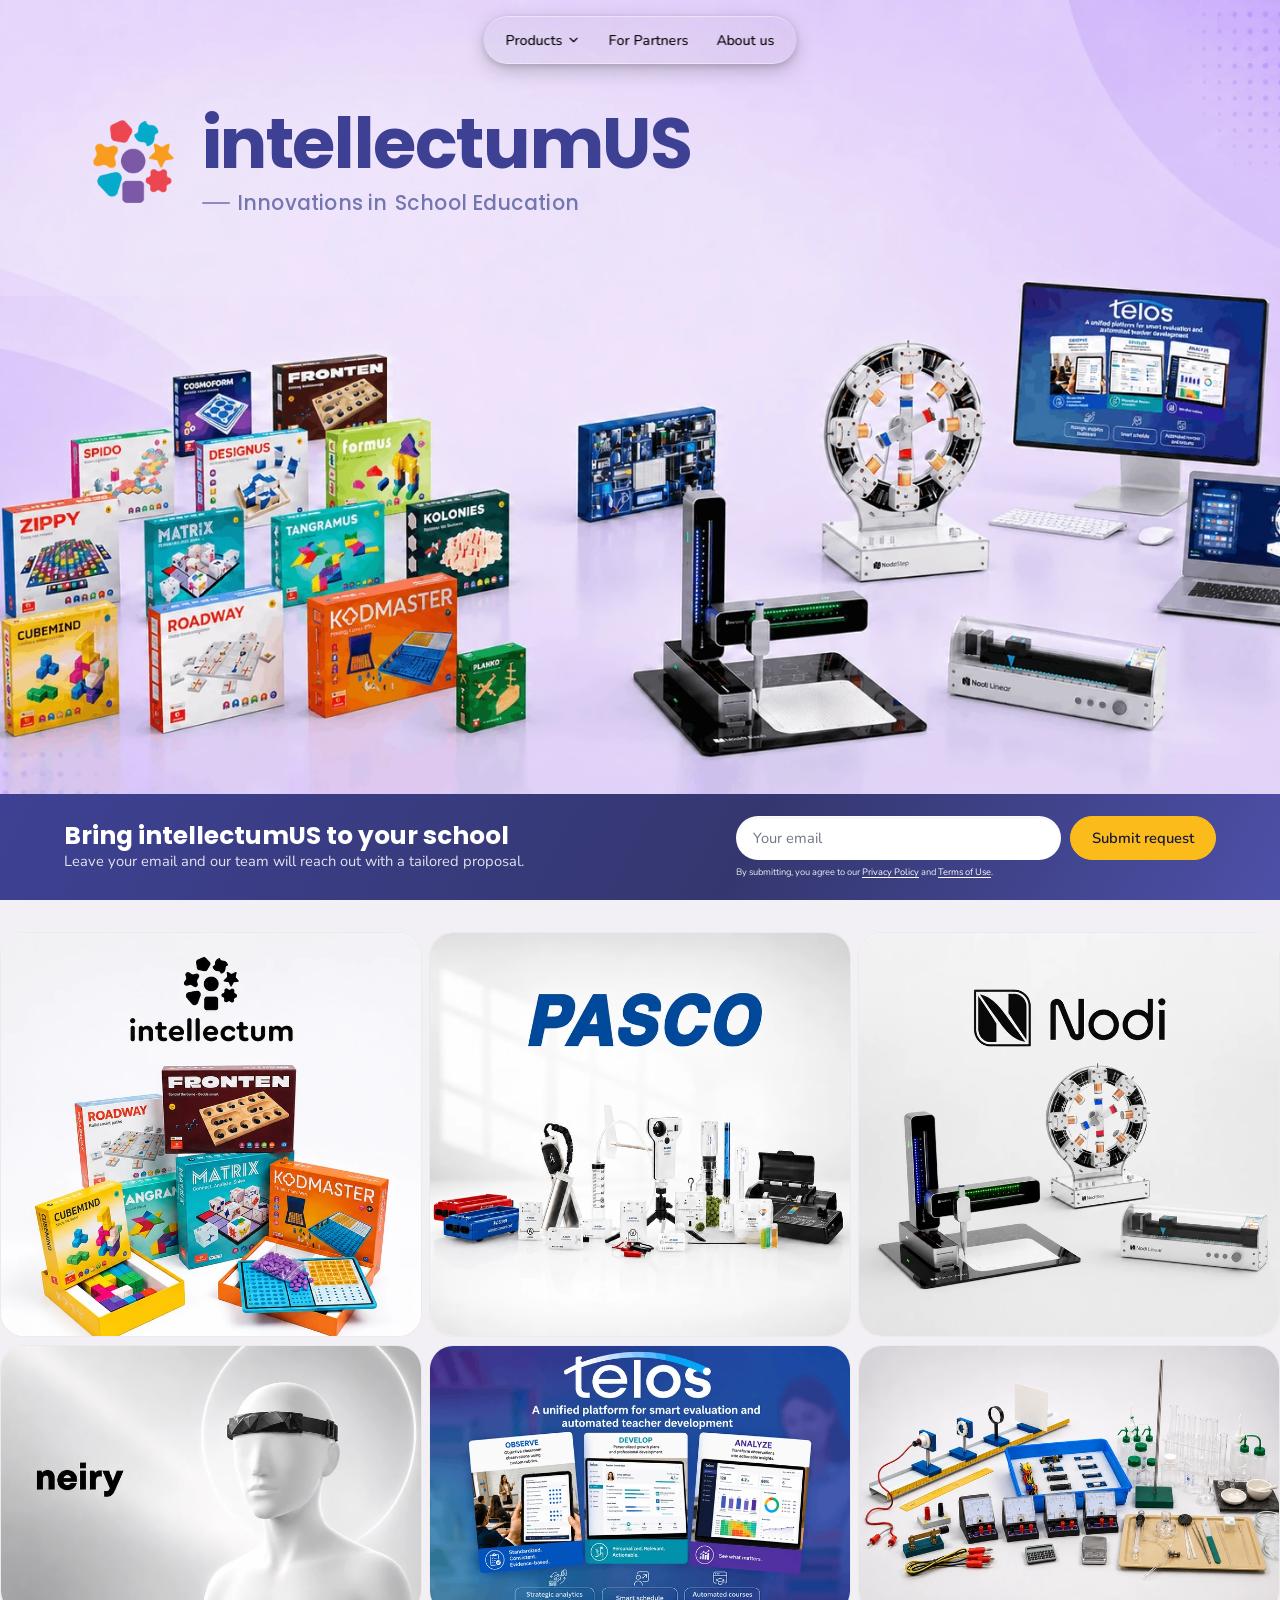
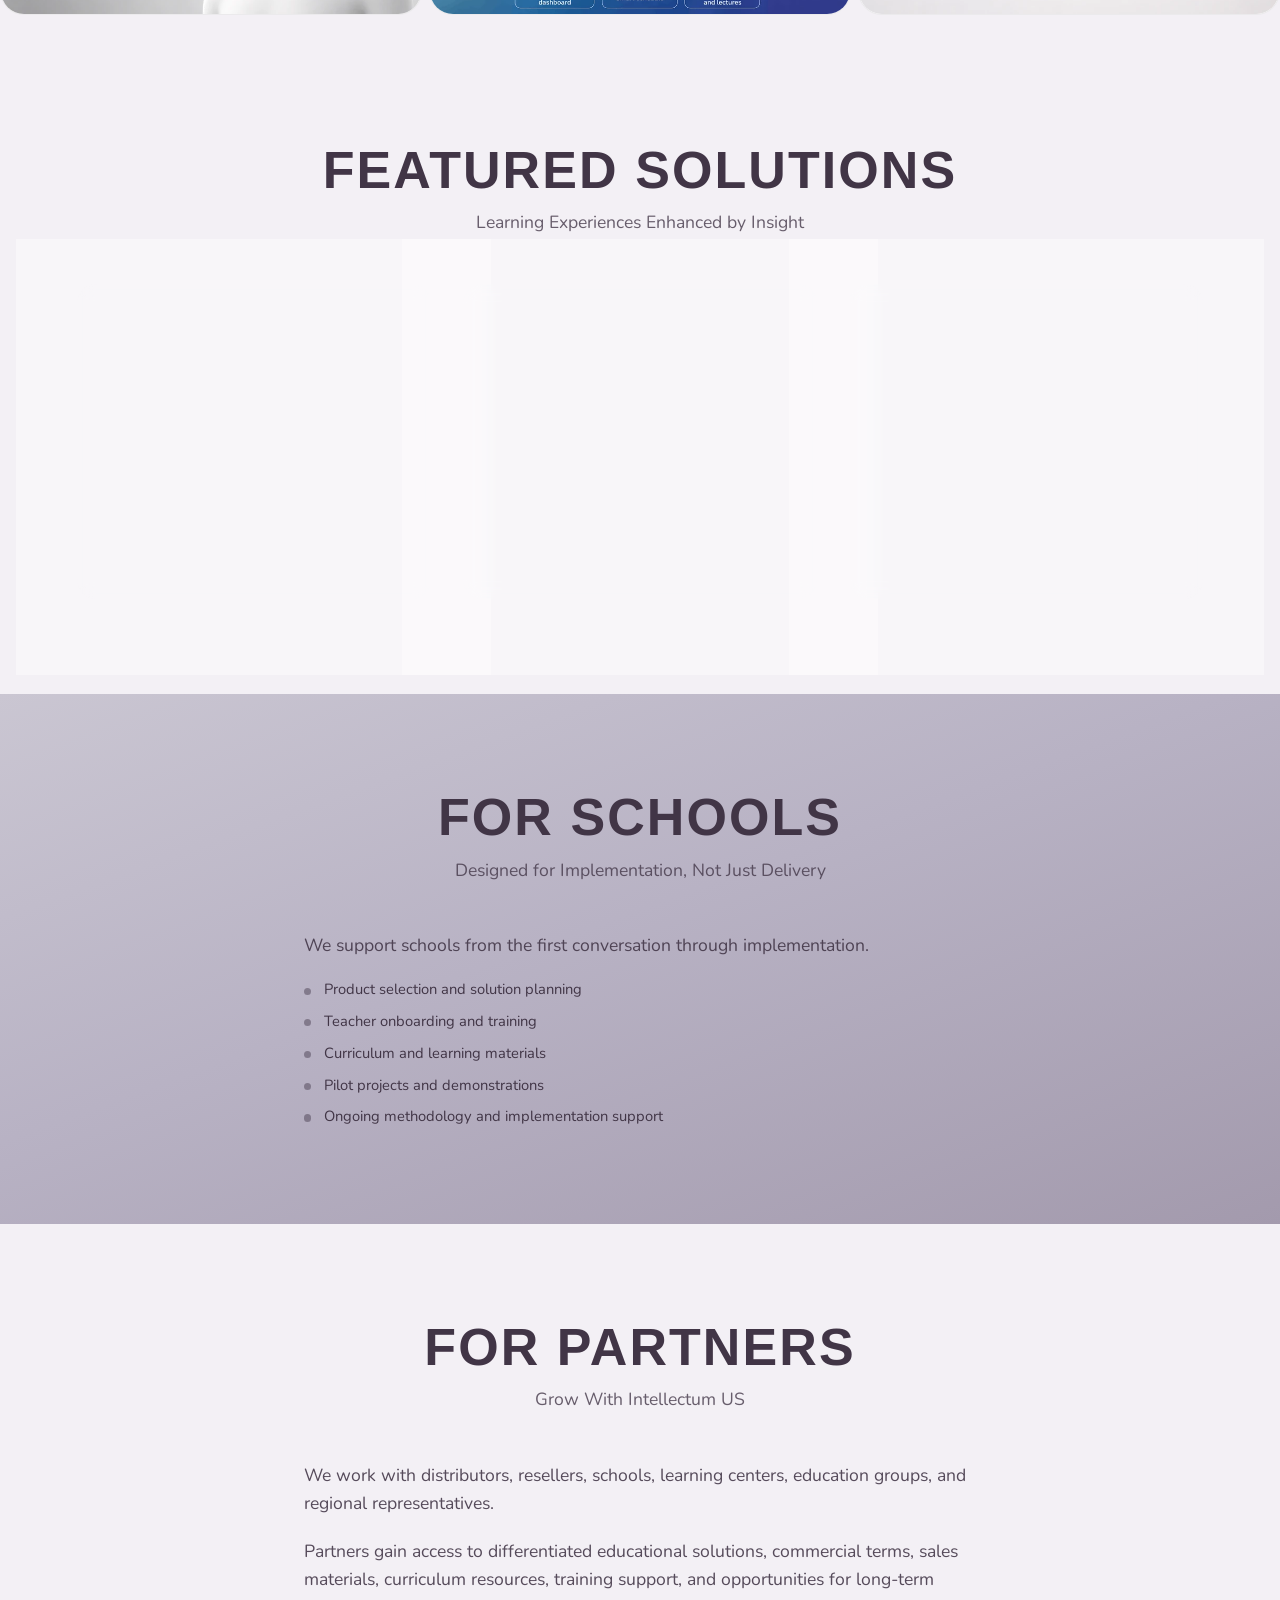
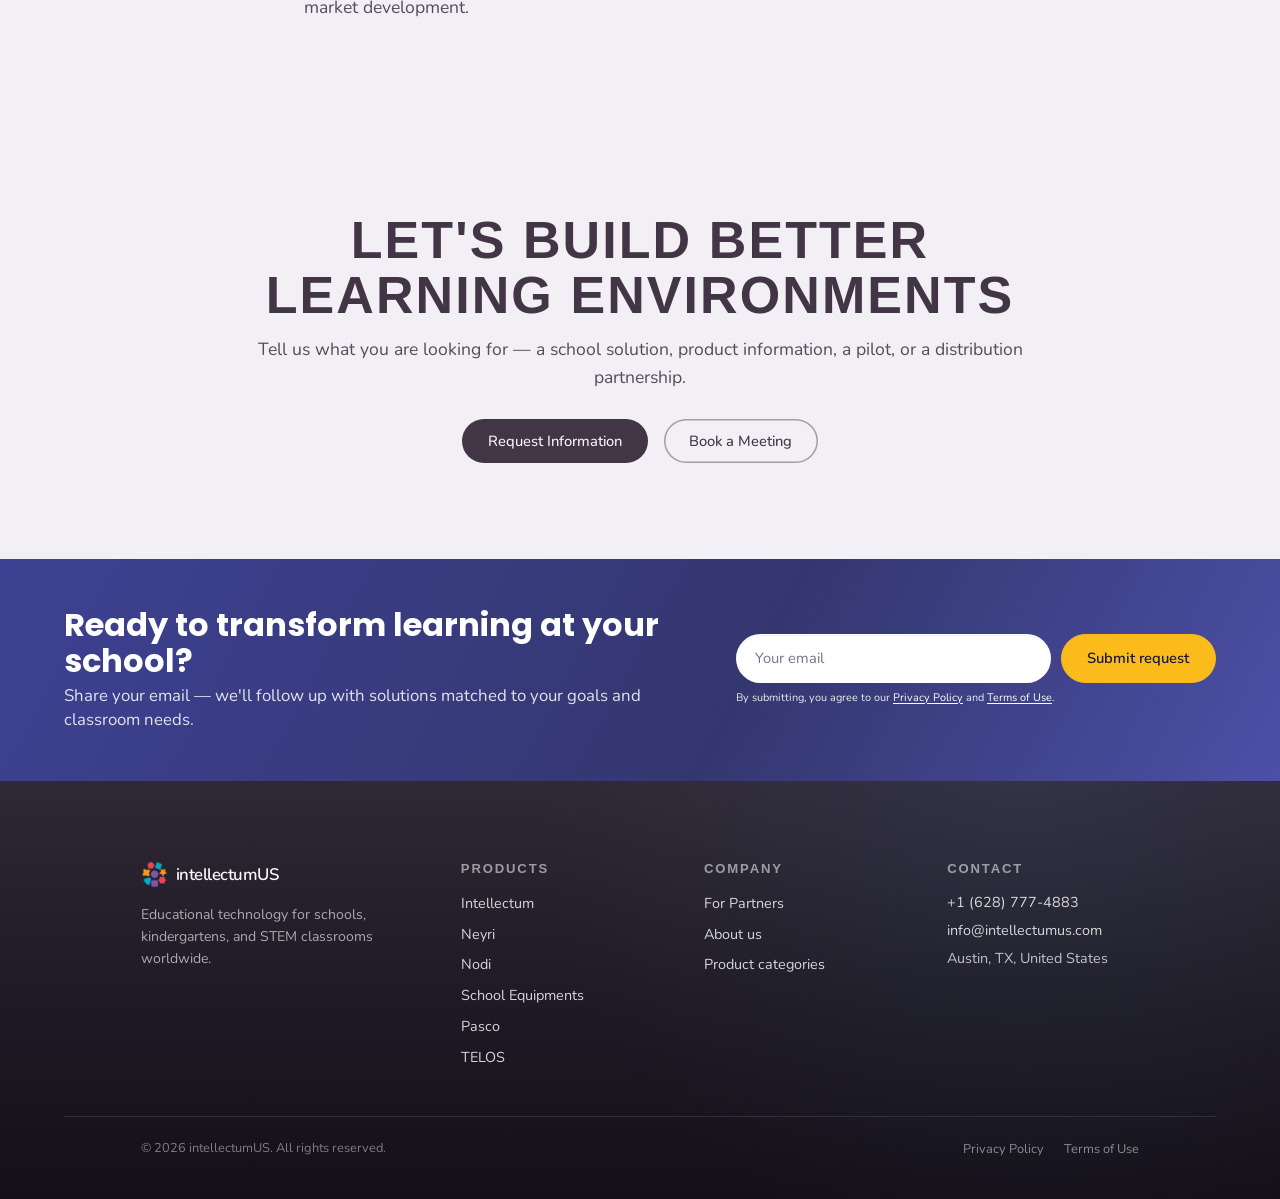
<file: index.html>
﻿<!DOCTYPE html>
<html lang="en">
  <head>
    <meta charset="UTF-8" />
    <meta name="viewport" content="width=device-width, initial-scale=1.0" />
    <meta name="robots" content="index, follow, max-image-preview:large, max-snippet:-1" />
    <meta name="theme-color" content="#3e4193" />
    <meta name="author" content="intellectumUS LLC" />
    <title>intellectumUS — Educational Technology for Schools, Kindergartens &amp; STEM Classrooms</title>
    <meta
      name="description"
      content="intellectumUS delivers educational technology for schools, kindergartens, and STEM classrooms: Intellectum, Neyri, Nodi, Pasco, TELOS, and complete lab equipment."
    />
    <meta
      name="keywords"
      content="intellectumUS, educational technology, EdTech, STEM classrooms, school equipment, Intellectum, Neyri, Nodi, Pasco, TELOS"
    />
    <link rel="canonical" href="https://www.intellectumus.com/" />
    <meta property="og:type" content="website" />
    <meta property="og:title" content="intellectumUS — Educational Technology for Schools, Kindergartens &amp; STEM Classrooms" />
    <meta
      property="og:description"
      content="Educational technology for schools, kindergartens, and STEM classrooms worldwide."
    />
    <meta property="og:url" content="https://www.intellectumus.com/" />
    <meta property="og:site_name" content="intellectumUS" />
    <meta property="og:locale" content="en_US" />
    <meta property="og:image" content="https://www.intellectumus.com/assets/og/og-image.png" />
    <meta property="og:image:type" content="image/png" />
    <meta property="og:image:width" content="1200" />
    <meta property="og:image:height" content="630" />
    <meta property="og:image:alt" content="intellectumUS — Innovations in School Education" />
    <meta name="twitter:card" content="summary_large_image" />
    <meta name="twitter:title" content="intellectumUS — Educational Technology for Schools, Kindergartens &amp; STEM Classrooms" />
    <meta
      name="twitter:description"
      content="Educational technology for schools, kindergartens, and STEM classrooms worldwide."
    />
    <meta name="twitter:image" content="https://www.intellectumus.com/assets/og/og-image.png" />
    <link rel="icon" type="image/svg+xml" href="assets/icon/favicon.svg" />
    <link rel="icon" href="assets/icon/intellectum-128.png" type="image/png" />
    <link rel="apple-touch-icon" href="assets/icon/intellectum-256.png" />
    <link rel="manifest" href="site.webmanifest" />
    <script>
      (function () {
        try {
          if (!localStorage.getItem("intellectum-us-index-boot-v1")) {
            document.documentElement.classList.add("is-boot-loading");
          }
        } catch (_) {
          /* localStorage may be blocked — skip the boot screen */
        }
      })();
    </script>
    <link
      rel="preload"
      as="image"
      type="image/webp"
      fetchpriority="high"
      media="(min-width: 721px)"
      imagesrcset="assets/hero/hero-full-800.webp 800w, assets/hero/hero-full-1200.webp 1200w, assets/hero/hero-full-1734.webp 1734w"
      imagesizes="100vw"
    />
    <link
      rel="preload"
      as="image"
      type="image/webp"
      fetchpriority="high"
      media="(max-width: 720px)"
      imagesrcset="assets/hero/hero-mobile-400.webp 400w, assets/hero/hero-mobile-800.webp 800w"
      imagesizes="100vw"
    />
    <link rel="preconnect" href="https://fonts.googleapis.com" />
    <link rel="preconnect" href="https://fonts.gstatic.com" crossorigin />
    <link
      href="https://fonts.googleapis.com/css2?family=Poppins:ital,wght@0,400;0,500;0,600;0,700;1,500&family=Nunito:wght@400;500;600;700&family=Source+Serif+4:ital,wght@1,400;1,500&display=swap"
      rel="stylesheet"
    />
    <link rel="stylesheet" href="styles.css" />
    <script type="application/ld+json">
      {
        "@context": "https://schema.org",
        "@graph": [
          {
            "@type": "Organization",
            "@id": "https://www.intellectumus.com/#organization",
            "name": "intellectumUS",
            "legalName": "intellectumUS LLC",
            "url": "https://www.intellectumus.com/",
            "logo": "https://www.intellectumus.com/assets/icon/intellectum-256.png",
            "image": "https://www.intellectumus.com/assets/og/og-image.png",
            "description": "Educational technology for schools, kindergartens, and STEM classrooms: Intellectum, Neyri, Nodi, Pasco, TELOS, and lab equipment.",
            "email": "info@intellectumus.com",
            "telephone": "+1-628-777-4883",
            "address": {
              "@type": "PostalAddress",
              "addressLocality": "Austin",
              "addressRegion": "TX",
              "addressCountry": "US"
            },
            "contactPoint": {
              "@type": "ContactPoint",
              "telephone": "+1-628-777-4883",
              "email": "info@intellectumus.com",
              "contactType": "sales",
              "areaServed": "US",
              "availableLanguage": "English"
            }
          },
          {
            "@type": "WebSite",
            "@id": "https://www.intellectumus.com/#website",
            "url": "https://www.intellectumus.com/",
            "name": "intellectumUS",
            "publisher": { "@id": "https://www.intellectumus.com/#organization" },
            "inLanguage": "en-US"
          }
        ]
      }
    </script>
  </head>
  <body class="bloom-page">
    <div class="boot-screen" id="boot-screen" hidden aria-live="polite" aria-label="Loading">
      <picture>
        <source srcset="assets/icon/intellectum-256.webp" type="image/webp" />
        <img class="boot-screen__logo" src="assets/icon/intellectum-256.png" alt="" width="256" height="256" decoding="async" />
      </picture>
      <div class="boot-screen__spinner" aria-hidden="true"></div>
    </div>
    <div class="site-chrome" data-nav-merge="always">
      <div class="site-chrome__cluster">
        <a class="site-brand liquid-glass brand" href="/" aria-label="intellectumUS — Home">
          <span class="brand-mark" aria-hidden="true">
            <picture>
              <source srcset="assets/icon/intellectum-128.webp" type="image/webp" />
              <img src="assets/icon/intellectum-128.png" alt="" width="128" height="128" decoding="async" />
            </picture>
          </span>
          <span class="brand-text">intellectumUS</span>
        </a>
        <nav class="site-nav liquid-glass" aria-label="Site">
        <ul class="site-nav__list">
          <li class="site-nav__item site-nav__item--has-menu">
            <button
              class="site-nav__link site-nav__toggle"
              type="button"
              aria-expanded="false"
              aria-haspopup="true"
              data-scroll-to="bento-showcase"
            >
              <svg class="site-nav__icon" viewBox="0 0 24 24" fill="none" stroke="currentColor" stroke-width="2" stroke-linecap="round" stroke-linejoin="round" aria-hidden="true">
                <rect x="3" y="3" width="7" height="7" rx="1.5" />
                <rect x="14" y="3" width="7" height="7" rx="1.5" />
                <rect x="3" y="14" width="7" height="7" rx="1.5" />
                <rect x="14" y="14" width="7" height="7" rx="1.5" />
              </svg>
              <span data-i18n="nav.products">Products</span>
              <svg class="site-nav__caret" viewBox="0 0 24 24" fill="none" stroke="currentColor" stroke-width="2" stroke-linecap="round" stroke-linejoin="round" aria-hidden="true">
                <polyline points="6 9 12 15 18 9" />
              </svg>
            </button>
            <ul class="site-nav__dropdown liquid-glass">
              <li><a href="/intellectum" data-i18n="nav.intellectum">Intellectum</a></li>
              <li><a href="/neyri" data-i18n="nav.neyri">Neyri</a></li>
              <li><a href="/nodi" data-i18n="nav.nodi">Nodi</a></li>
              <li><a href="/labo" data-i18n="nav.equipment">School Equipments</a></li>
              <li><a href="/pasco" data-i18n="nav.pasco">Pasco</a></li>
              <li><a href="/telos">TELOS</a></li>
            </ul>
          </li>
          <li>
            <a class="site-nav__link" href="/partners" data-i18n-aria-label="nav.partners" aria-label="For Partners">
              <svg class="site-nav__icon" viewBox="0 0 24 24" fill="none" stroke="currentColor" stroke-width="2" stroke-linecap="round" stroke-linejoin="round" aria-hidden="true">
                <path d="M16 21v-2a4 4 0 0 0-8 0v2" />
                <circle cx="12" cy="7" r="4" />
                <path d="M3 21v-2a4 4 0 0 1 3-3.87" />
                <path d="M21 21v-2a4 4 0 0 0-3-3.87" />
              </svg>
              <span data-i18n="nav.partners">For Partners</span>
            </a>
          </li>
          <li>
            <a class="site-nav__link" href="/about" data-i18n-aria-label="nav.about" aria-label="About us">
              <svg class="site-nav__icon" viewBox="0 0 24 24" fill="none" stroke="currentColor" stroke-width="2" stroke-linecap="round" stroke-linejoin="round" aria-hidden="true">
                <circle cx="12" cy="12" r="9" />
                <path d="M12 16v-4" />
                <path d="M12 8h.01" />
              </svg>
              <span data-i18n="nav.about">About us</span>
            </a>
          </li>
        </ul>
        </nav>
      </div>
    </div>

    <div class="hero-stage">
      <video
        class="bg-video is-active"
        muted
        playsinline
        preload="none"
        poster="assets/hero/hero-full.webp"
        disablepictureinpicture
        disableremoteplayback
        controlslist="nodownload nofullscreen noremoteplayback"
        aria-hidden="true"
      ></video>
      <video
        class="bg-video"
        muted
        playsinline
        preload="none"
        poster="assets/hero/hero-full.webp"
        disablepictureinpicture
        disableremoteplayback
        controlslist="nodownload nofullscreen noremoteplayback"
        aria-hidden="true"
      ></video>
      <canvas class="bg-canvas" aria-hidden="true"></canvas>
      <picture class="hero-art" aria-hidden="true">
        <source
          type="image/webp"
          media="(max-width: 720px)"
          srcset="
            assets/hero/hero-mobile-400.webp 400w,
            assets/hero/hero-mobile-800.webp 800w
          "
          sizes="100vw"
        />
        <source
          type="image/webp"
          media="(min-width: 721px)"
          srcset="
            assets/hero/hero-full-800.webp 800w,
            assets/hero/hero-full-1200.webp 1200w,
            assets/hero/hero-full-1734.webp 1734w
          "
          sizes="100vw"
        />
        <source media="(max-width: 720px)" srcset="assets/hero/hero-mobile.png" />
        <img
          class="hero-art__img"
          src="assets/hero/hero-full.png"
          alt=""
          width="1734"
          height="907"
          fetchpriority="high"
        />
      </picture>
      <div class="hero-stage__overlay" aria-hidden="true"></div>

      <div class="site-actions liquid-glass">
        <a class="site-actions__btn" href="#" aria-label="Account">
          <svg viewBox="0 0 24 24" fill="none" stroke="currentColor" stroke-width="2" stroke-linecap="round" stroke-linejoin="round" aria-hidden="true">
            <path d="M20 21v-2a4 4 0 0 0-4-4H8a4 4 0 0 0-4 4v2" />
            <circle cx="12" cy="7" r="4" />
          </svg>
        </a>
        <div class="nav-menu-wrap">
          <button
            class="site-actions__btn menu-pill"
            type="button"
            aria-expanded="false"
            aria-controls="nav-menu"
            aria-label="Menu"
          >
            <svg viewBox="0 0 24 24" fill="none" stroke="currentColor" stroke-width="2" stroke-linecap="round" stroke-linejoin="round" aria-hidden="true">
              <line x1="4" x2="20" y1="6" y2="6" />
              <line x1="4" x2="20" y1="12" y2="12" />
              <line x1="4" x2="20" y1="18" y2="18" />
            </svg>
          </button>
          <div class="nav-menu liquid-glass" id="nav-menu" hidden>
            <div class="nav-menu__bar">
              <button
                type="button"
                class="nav-menu__close"
                data-i18n-aria-label="menu.close"
                aria-label="Close menu"
              >
                <svg viewBox="0 0 24 24" fill="none" stroke="currentColor" stroke-width="2" stroke-linecap="round" stroke-linejoin="round" aria-hidden="true">
                  <line x1="18" x2="6" y1="6" y2="18" />
                  <line x1="6" x2="18" y1="6" y2="18" />
                </svg>
              </button>
            </div>
            <button class="cta liquid-glass-strong nav-menu__cta" type="button">
              <span data-i18n="menu.explore">Explore Now</span>
              <span class="dl-circle" aria-hidden="true">
                <svg viewBox="0 0 24 24" fill="none" stroke="currentColor" stroke-width="2" stroke-linecap="round" stroke-linejoin="round" aria-hidden="true">
                  <path d="M21 15v4a2 2 0 0 1-2 2H5a2 2 0 0 1-2-2v-4" />
                  <polyline points="7 10 12 15 17 10" />
                  <line x1="12" x2="12" y1="15" y2="3" />
                </svg>
              </span>
            </button>
            <div class="nav-menu__tuner" role="group" aria-label="Настройки панели в меню">
              <div class="glass-tuner__control">
                <label class="glass-tuner__label" for="settings-preset">Набор параметров</label>
                <select class="glass-tuner__select" id="settings-preset" aria-label="Набор параметров"></select>
              </div>
              <div class="glass-tuner__control">
                <label class="glass-tuner__label" for="left-glass-blur">Размытие - стекла</label>
                <div class="glass-tuner__row">
                  <input
                    class="glass-tuner__range"
                    type="range"
                    id="left-glass-blur"
                    min="0"
                    max="50"
                    step="1"
                    value="50"
                  />
                  <output class="glass-tuner__value" id="left-glass-blur-value" for="left-glass-blur">50 px</output>
                </div>
              </div>
              <div class="glass-tuner__control">
                <label class="glass-tuner__label" for="left-glass-shadow">Тень панели</label>
                <div class="glass-tuner__row">
                  <input
                    class="glass-tuner__range"
                    type="range"
                    id="left-glass-shadow"
                    min="0"
                    max="60"
                    step="1"
                    value="15"
                  />
                  <output class="glass-tuner__value" id="left-glass-shadow-value" for="left-glass-shadow">15</output>
                </div>
              </div>
            </div>
            <div class="glass-tuner liquid-glass" role="group" aria-label="Настройка левой панели">
              <div class="glass-tuner__control">
                <label class="glass-tuner__label" for="video-overlay-strength">Затемнение видео</label>
                <div class="glass-tuner__row">
                  <input
                    class="glass-tuner__range"
                    type="range"
                    id="video-overlay-strength"
                    min="0"
                    max="100"
                    step="1"
                    value="0"
                  />
                  <output class="glass-tuner__value" id="video-overlay-strength-value" for="video-overlay-strength">0%</output>
                </div>
              </div>
              <div class="glass-tuner__control">
                <label class="glass-tuner__label" for="panel-dim-strength">Затемнение блока</label>
                <div class="glass-tuner__row">
                  <input
                    class="glass-tuner__range"
                    type="range"
                    id="panel-dim-strength"
                    min="0"
                    max="100"
                    step="1"
                    value="10"
                  />
                  <output class="glass-tuner__value" id="panel-dim-strength-value" for="panel-dim-strength">10%</output>
                </div>
              </div>
              <div class="glass-tuner__control">
                <label class="glass-tuner__label" for="lead-field-opacity">Прозрачность полей</label>
                <div class="glass-tuner__row">
                  <input
                    class="glass-tuner__range"
                    type="range"
                    id="lead-field-opacity"
                    min="0"
                    max="100"
                    step="1"
                    value="64"
                  />
                  <output class="glass-tuner__value" id="lead-field-opacity-value" for="lead-field-opacity">64%</output>
                </div>
              </div>
              <div class="glass-tuner__control">
                <label class="glass-tuner__label" for="panel-tint-color">Цвет блока</label>
                <div class="glass-tuner__row">
                  <input
                    class="glass-tuner__color-input"
                    type="color"
                    id="panel-tint-color"
                    value="#1a264c"
                  />
                  <input
                    class="glass-tuner__hex"
                    type="text"
                    id="panel-tint-color-hex"
                    value="#1a264c"
                    maxlength="7"
                    spellcheck="false"
                    aria-label="HEX-код цвета блока"
                  />
                </div>
              </div>
              <div class="glass-tuner__control">
                <label class="glass-tuner__label" for="panel-text-color">Цвет текста блока</label>
                <div class="glass-tuner__row">
                  <input
                    class="glass-tuner__color-input"
                    type="color"
                    id="panel-text-color"
                    value="#000000"
                  />
                  <input
                    class="glass-tuner__hex"
                    type="text"
                    id="panel-text-color-hex"
                    value="#000000"
                    maxlength="7"
                    spellcheck="false"
                    aria-label="HEX-код цвета текста блока"
                  />
                </div>
              </div>
              <div class="glass-tuner__control">
                <label class="glass-tuner__label" for="hero-text-color">Цвет Hero-заголовка</label>
                <div class="glass-tuner__row">
                  <input
                    class="glass-tuner__color-input"
                    type="color"
                    id="hero-text-color"
                    value="#000000"
                  />
                  <input
                    class="glass-tuner__hex"
                    type="text"
                    id="hero-text-color-hex"
                    value="#000000"
                    maxlength="7"
                    spellcheck="false"
                    aria-label="HEX-код цвета Hero-заголовка"
                  />
                </div>
              </div>
              <button class="glass-tuner__save" type="button" id="save-left-glass-default">Сохранить в набор</button>
            </div>
          </div>
        </div>
      </div>

      <div class="hero-intro">
        <div class="split">
          <div class="hero-copy">
            <div class="hero-brand">
              <picture>
                <source srcset="assets/icon/intellectum-256.webp" type="image/webp" />
                <img class="hero-brand__mark" src="assets/icon/intellectum-256.png" alt="" width="256" height="256" decoding="async" fetchpriority="high" />
              </picture>
              <div class="hero-brand__text">
                <h1 class="hero-brand__name" id="site-hero-headline">intellectumUS</h1>
                <p class="hero-brand__tagline">
                  <span class="hero-brand__rule" aria-hidden="true"></span>
                  <span data-i18n="hero.nodi.1">Innovations in</span>
                  <span data-i18n="hero.nodi.2">School Education</span>
                </p>
              </div>
            </div>
          </div>
        </div>

        <section class="email-cta" aria-labelledby="email-cta-title-hero">
          <div class="email-cta__inner">
            <div class="email-cta__copy">
              <h2 class="email-cta__title" id="email-cta-title-hero" data-i18n="cta.email.title">
                Bring intellectumUS to your school
              </h2>
              <p class="email-cta__lead" data-i18n="cta.email.lead">
                Leave your email and our team will reach out with a tailored proposal.
              </p>
            </div>
            <form
              id="lead-form-hero"
              class="email-cta__form"
              method="post"
              data-lead-form
              data-lead-product="intellectumus"
            >
              <input
                type="text"
                name="company"
                class="lead-form__hp"
                tabindex="-1"
                autocomplete="off"
                aria-hidden="true"
              />
              <div class="email-cta__row">
                <label class="email-cta__field lead-form__field">
                  <span class="visually-hidden" data-i18n="form.email">Your email</span>
                  <span class="lead-form__control">
                    <input
                      type="email"
                      name="email"
                      placeholder="Your email"
                      autocomplete="email"
                      aria-label="Email"
                      data-i18n-placeholder="form.email"
                      data-i18n-aria-label="form.email"
                    />
                  </span>
                </label>
                <button class="lead-form__submit" type="submit" data-i18n="form.submit">
                  Submit request
                </button>
              </div>
              <p class="lead-form__consent email-cta__consent">
                By submitting, you agree to our <a href="/privacy">Privacy Policy</a> and
                <a href="/terms">Terms of Use</a>.
              </p>
            </form>
          </div>
        </section>
      </div>

    <section
      id="bento-showcase"
      class="bento-showcase bento-showcase--app-grid"
      aria-label="Featured highlights"
    >
      <div class="bento-showcase__header">
        <div class="bento-showcase__intro">
          <p class="bento-showcase__eyebrow" data-i18n="categories.eyebrow">Products</p>
          <h2 class="bento-showcase__title" data-i18n="categories.title">Product categories</h2>
        </div>
        <div class="bento-showcase__mode-toggle" role="group" data-i18n-aria-label="gallery.products" aria-label="Products">
          <button
            type="button"
            class="bento-showcase__mode-btn is-active"
            data-bento-mode="app-grid"
            aria-pressed="true"
            data-i18n="categories.view.grid"
          >
            Grid
          </button>
          <button
            type="button"
            class="bento-showcase__mode-btn"
            data-bento-mode="product-list"
            aria-pressed="false"
            data-i18n="categories.view.list"
          >
            List
          </button>
        </div>
      </div>
      <div class="bento-showcase__grid">
        <a class="bento-showcase__cell bento-showcase__cell--a" href="/intellectum" data-i18n-aria-label="categories.cta" aria-label="Learn More">
          <div class="bento-showcase__media">
            <picture>
              <source
                type="image/webp"
                srcset="
                  assets/intellectum/bento/intellectum_25-24-400.webp 400w,
                  assets/intellectum/bento/intellectum_25-24-800.webp 800w,
                  assets/intellectum/bento/intellectum_25-24-1200.webp 1200w
                "
                sizes="(max-width: 560px) 100vw, (max-width: 900px) 50vw, 33vw"
              />
              <img
                class="bento-showcase__img"
                loading="lazy"
                decoding="async"
                src="assets/intellectum/bento/intellectum_25-24.png"
                alt="Intellectum"
                width="1250"
                height="1200"
                data-i18n-alt="categories.intellectum.title"
              />
            </picture>
          </div>
          <div class="bento-showcase__body">
            <span class="bento-showcase__name" data-i18n="categories.intellectum.title">Intellectum</span>
            <span class="bento-showcase__desc" data-i18n="categories.intellectum.desc">A developmental methodology for kindergartens.</span>
            <span class="bento-showcase__cta" data-i18n="categories.cta">Learn More ></span>
          </div>
        </a>
        <a class="bento-showcase__cell bento-showcase__cell--b" href="/neyri" data-i18n-aria-label="categories.cta" aria-label="Learn More">
          <div class="bento-showcase__media">
            <picture>
              <source
                type="image/webp"
                media="(min-width: 901px)"
                srcset="
                  assets/neiry/bento/neyri_25-16-400.webp 400w,
                  assets/neiry/bento/neyri_25-16-800.webp 800w,
                  assets/neiry/bento/neyri_25-16-1200.webp 1200w
                "
                sizes="33vw"
              />
              <source
                type="image/webp"
                media="(max-width: 900px)"
                srcset="
                  assets/neiry/bento/neiry-11-400.webp 400w,
                  assets/neiry/bento/neiry-11-800.webp 800w,
                  assets/neiry/bento/neiry-11-1200.webp 1200w
                "
                sizes="(max-width: 560px) 100vw, 50vw"
              />
              <source media="(min-width: 901px)" srcset="assets/neiry/bento/neyri_25-16.png" />
              <img
                class="bento-showcase__img"
                loading="lazy"
                decoding="async"
                src="assets/neiry/bento/neiry%2011.png"
                alt="Neyri"
                width="1254"
                height="1254"
                data-i18n-alt="categories.neyri.title"
              />
            </picture>
          </div>
          <div class="bento-showcase__body">
            <span class="bento-showcase__name" data-i18n="categories.neyri.title">Neyri</span>
            <span class="bento-showcase__desc" data-i18n="categories.neyri.desc">Smart learning companion for guided classroom activities.</span>
            <span class="bento-showcase__cta" data-i18n="categories.cta">Learn More ></span>
          </div>
        </a>
        <a class="bento-showcase__cell bento-showcase__cell--c" href="/nodi" data-i18n-aria-label="categories.cta" aria-label="Learn More">
          <div class="bento-showcase__media">
            <picture>
              <source
                type="image/webp"
                srcset="
                  assets/nodi/bento/nodi_25-24-400.webp 400w,
                  assets/nodi/bento/nodi_25-24-800.webp 800w,
                  assets/nodi/bento/nodi_25-24-1200.webp 1200w
                "
                sizes="(max-width: 560px) 100vw, (max-width: 900px) 50vw, 33vw"
              />
              <img
                class="bento-showcase__img"
                loading="lazy"
                decoding="async"
                src="assets/nodi/bento/nodi_25-24.png"
                alt="Nodi Ecosystem"
                width="1280"
                height="1229"
                data-i18n-alt="categories.nodi.title"
              />
            </picture>
          </div>
          <div class="bento-showcase__body">
            <span class="bento-showcase__name" data-i18n="categories.nodi.title">Nodi Ecosystem</span>
            <span class="bento-showcase__desc" data-i18n="categories.nodi.desc">Educational robotics and STEM learning.</span>
            <span class="bento-showcase__cta" data-i18n="categories.cta">Learn More ></span>
          </div>
        </a>
        <a class="bento-showcase__cell bento-showcase__cell--d" href="/labo" data-i18n-aria-label="categories.cta" aria-label="Learn More">
          <div class="bento-showcase__media">
            <picture>
              <source
                type="image/webp"
                srcset="
                  assets/labo/bento/labo_25-16-400.webp 400w,
                  assets/labo/bento/labo_25-16-800.webp 800w,
                  assets/labo/bento/labo_25-16-1200.webp 1200w
                "
                sizes="(max-width: 560px) 100vw, (max-width: 900px) 50vw, 33vw"
              />
              <img
                class="bento-showcase__img"
                loading="lazy"
                decoding="async"
                src="assets/labo/bento/labo_25-16.png"
                alt="School Equipments"
                width="1568"
                height="1003"
                data-i18n-alt="categories.equipment.title"
              />
            </picture>
          </div>
          <div class="bento-showcase__body">
            <span class="bento-showcase__name" data-i18n="categories.equipment.title">School Equipments</span>
            <span class="bento-showcase__desc" data-i18n="categories.equipment.desc">Lab tools and classroom hardware for STEM programs.</span>
            <span class="bento-showcase__cta" data-i18n="categories.cta">Learn More ></span>
          </div>
        </a>
        <a class="bento-showcase__cell bento-showcase__cell--e" href="/pasco" data-i18n-aria-label="categories.cta" aria-label="Learn More">
          <div class="bento-showcase__media">
            <picture>
              <source
                type="image/webp"
                media="(min-width: 901px)"
                srcset="
                  assets/pasco/bento/pasco_25-24-400.webp 400w,
                  assets/pasco/bento/pasco_25-24-800.webp 800w,
                  assets/pasco/bento/pasco_25-24-1200.webp 1200w
                "
                sizes="33vw"
              />
              <source
                type="image/webp"
                media="(max-width: 900px)"
                srcset="
                  assets/pasco/bento/pasco11-400.webp 400w,
                  assets/pasco/bento/pasco11-800.webp 800w,
                  assets/pasco/bento/pasco11-1200.webp 1200w
                "
                sizes="(max-width: 560px) 100vw, 50vw"
              />
              <source media="(min-width: 901px)" srcset="assets/pasco/bento/pasco%2025-24.png" />
              <img
                class="bento-showcase__img"
                loading="lazy"
                decoding="async"
                src="assets/pasco/bento/pasco11.png"
                alt="Pasco"
                width="1254"
                height="1254"
                data-i18n-alt="categories.pasco.title"
              />
            </picture>
          </div>
          <div class="bento-showcase__body">
            <span class="bento-showcase__name" data-i18n="categories.pasco.title">Pasco</span>
            <span class="bento-showcase__desc" data-i18n="categories.pasco.desc">Digital measuring instruments.</span>
            <span class="bento-showcase__cta" data-i18n="categories.cta">Learn More ></span>
          </div>
        </a>
        <a class="bento-showcase__cell bento-showcase__cell--f" href="/telos" aria-label="TELOS — Learn More">
          <div class="bento-showcase__media">
            <picture>
              <source
                type="image/webp"
                media="(min-width: 901px)"
                srcset="
                  assets/telos/bento/telos_1250-800-400.webp 400w,
                  assets/telos/bento/telos_1250-800-800.webp 800w,
                  assets/telos/bento/telos_1250-800-1200.webp 1200w
                "
                sizes="33vw"
              />
              <source
                type="image/webp"
                media="(max-width: 900px)"
                srcset="
                  assets/telos/bento/telos-bento-400.webp 400w,
                  assets/telos/bento/telos-bento-800.webp 800w
                "
                sizes="(max-width: 560px) 100vw, 50vw"
              />
              <source media="(min-width: 901px)" srcset="assets/telos/bento/telos%201250-800.png" />
              <img
                class="bento-showcase__img"
                loading="lazy"
                decoding="async"
                src="assets/telos/bento/telos-bento.png"
                alt="TELOS"
                width="1023"
                height="1024"
              />
            </picture>
          </div>
          <div class="bento-showcase__body">
            <span class="bento-showcase__name">TELOS</span>
            <span class="bento-showcase__desc">Turn observation into growth.</span>
            <span class="bento-showcase__cta" data-i18n="categories.cta">Learn More ></span>
          </div>
        </a>
      </div>
    </section>

    <section id="teacher-toolkit" class="land-feature land-feature--mist" aria-labelledby="featured-solutions-title">
      <div class="land-feature__inner">
        <header class="land-feature__head">
          <h2 class="land-feature__title" id="featured-solutions-title">Featured Solutions</h2>
          <p class="land-feature__subtitle">Learning Experiences Enhanced by Insight</p>
        </header>
        <div class="land-feature__grid">
          <article class="land-feature__card liquid-glass">
            <p class="land-feature__card-kicker">Intellectum + Neiry</p>
            <h3 class="land-feature__card-title">Develop Skills Through Play. Understand Learning Through Data.</h3>
            <p class="land-feature__card-text">
              Intellectum develops essential cognitive and social skills through structured game-based
              learning. Neiry can complement selected activities with insights into focus, engagement,
              fatigue, stress, and response patterns.
            </p>
          </article>
          <article class="land-feature__card liquid-glass">
            <p class="land-feature__card-kicker">Nodi + Neiry</p>
            <h3 class="land-feature__card-title">Make STEM Visible. Understand Learning Through Data.</h3>
            <p class="land-feature__card-text">
              Nodi makes physics, coding, robotics, motion, and engineering visible through hands-on
              learning. Neiry can complement selected STEM activities with insights into engagement,
              focus, and response to task complexity.
            </p>
          </article>
          <article class="land-feature__card liquid-glass">
            <p class="land-feature__card-kicker">TELOS</p>
            <h3 class="land-feature__card-title">Turn Observation Into Growth.</h3>
            <p class="land-feature__card-text">
              TELOS helps school leaders turn classroom observations into clearer feedback, targeted
              professional development, and measurable instructional improvement.
            </p>
          </article>
        </div>
      </div>
    </section>

    <section id="learning-labs" class="land-feature land-feature--lavender" aria-labelledby="for-schools-title">
      <div class="land-feature__inner">
        <header class="land-feature__head">
          <h2 class="land-feature__title" id="for-schools-title">For Schools</h2>
          <p class="land-feature__subtitle">Designed for Implementation, Not Just Delivery</p>
        </header>
        <div class="land-feature__body">
          <p class="land-feature__lead">We support schools from the first conversation through implementation.</p>
          <ul class="land-section__list land-feature__list">
            <li>Product selection and solution planning</li>
            <li>Teacher onboarding and training</li>
            <li>Curriculum and learning materials</li>
            <li>Pilot projects and demonstrations</li>
            <li>Ongoing methodology and implementation support</li>
          </ul>
        </div>
      </div>
    </section>

    <section class="land-feature land-feature--mist" aria-labelledby="for-partners-title">
      <div class="land-feature__inner">
        <header class="land-feature__head">
          <h2 class="land-feature__title" id="for-partners-title">For Partners</h2>
          <p class="land-feature__subtitle">Grow With Intellectum US</p>
        </header>
        <div class="land-feature__body">
          <p class="land-feature__lead">
            We work with distributors, resellers, schools, learning centers, education groups, and
            regional representatives.
          </p>
          <p class="land-feature__lead">
            Partners gain access to differentiated educational solutions, commercial terms, sales
            materials, curriculum resources, training support, and opportunities for long-term market
            development.
          </p>
        </div>
      </div>
    </section>

    <section class="land-feature land-feature--cta" aria-labelledby="build-cta-title">
      <div class="land-feature__inner land-feature__inner--center">
        <h2 class="land-feature__title" id="build-cta-title">Let's Build Better Learning Environments</h2>
        <p class="land-feature__lead">
          Tell us what you are looking for — a school solution, product information, a pilot, or a
          distribution partnership.
        </p>
        <div class="land-feature__actions">
          <a class="land-section__cta" href="mailto:info@intellectumus.com">Request Information</a>
          <a class="land-section__cta land-section__cta--ghost" href="mailto:info@intellectumus.com">Book a Meeting</a>
        </div>
      </div>
    </section>

    <section class="email-cta" aria-labelledby="email-cta-title-footer">
      <div class="email-cta__inner">
        <div class="email-cta__copy">
          <h2 class="email-cta__title" id="email-cta-title-footer" data-i18n="cta.email.footer.title">
            Ready to transform learning at your school?
          </h2>
          <p class="email-cta__lead" data-i18n="cta.email.footer.lead">
            Share your email — we'll follow up with solutions matched to your goals and classroom needs.
          </p>
        </div>
        <form
          id="lead-form-footer"
          class="email-cta__form"
          method="post"
          data-lead-form
          data-lead-product="intellectumus"
        >
          <input
            type="text"
            name="company"
            class="lead-form__hp"
            tabindex="-1"
            autocomplete="off"
            aria-hidden="true"
          />
          <div class="email-cta__row">
            <label class="email-cta__field lead-form__field">
              <span class="visually-hidden" data-i18n="form.email">Your email</span>
              <span class="lead-form__control">
                <input
                  type="email"
                  name="email"
                  placeholder="Your email"
                  autocomplete="email"
                  aria-label="Email"
                  data-i18n-placeholder="form.email"
                  data-i18n-aria-label="form.email"
                />
              </span>
            </label>
            <button class="lead-form__submit" type="submit" data-i18n="form.submit">
              Submit request
            </button>
          </div>
          <p class="lead-form__consent email-cta__consent">
            By submitting, you agree to our <a href="/privacy">Privacy Policy</a> and
            <a href="/terms">Terms of Use</a>.
          </p>
        </form>
      </div>
    </section>

    <footer class="site-footer" aria-labelledby="site-footer-title">
      <div class="site-footer__inner">
        <div class="site-footer__brand">
          <a class="site-footer__logo brand" href="/" aria-label="intellectumUS — Home">
            <span class="brand-mark" aria-hidden="true">
              <picture>
                <source srcset="assets/icon/intellectum-128.webp" type="image/webp" />
                <img src="assets/icon/intellectum-128.png" alt="" width="128" height="128" decoding="async" loading="lazy" />
              </picture>
            </span>
            <span class="brand-text">intellectumUS</span>
          </a>
          <p class="site-footer__tagline" data-i18n="footer.tagline">
            Educational technology for schools, kindergartens, and STEM classrooms worldwide.
          </p>
        </div>
        <nav class="site-footer__nav" aria-label="Footer products">
          <h2 class="site-footer__heading" id="site-footer-title" data-i18n="footer.products">Products</h2>
          <ul class="site-footer__list">
            <li><a href="/intellectum" data-i18n="nav.intellectum">Intellectum</a></li>
            <li><a href="/neyri" data-i18n="nav.neyri">Neyri</a></li>
            <li><a href="/nodi" data-i18n="nav.nodi">Nodi</a></li>
            <li><a href="/labo" data-i18n="nav.equipment">School Equipments</a></li>
            <li><a href="/pasco" data-i18n="nav.pasco">Pasco</a></li>
            <li><a href="/telos">TELOS</a></li>
          </ul>
        </nav>
        <nav class="site-footer__nav" aria-label="Footer company">
          <h2 class="site-footer__heading" data-i18n="footer.company">Company</h2>
          <ul class="site-footer__list">
            <li><a href="/partners" data-i18n="nav.partners">For Partners</a></li>
            <li><a href="/about" data-i18n="nav.about">About us</a></li>
            <li><a href="#bento-showcase" data-i18n="footer.categories">Product categories</a></li>
          </ul>
        </nav>
        <div class="site-footer__contact">
          <h2 class="site-footer__heading" data-i18n="footer.contact">Contact</h2>
          <p class="site-footer__contact-line">
            <a href="tel:+16287774883">+1 (628) 777-4883</a>
          </p>
          <p class="site-footer__contact-line">
            <a href="mailto:info@intellectumus.com">info@intellectumus.com</a>
          </p>
          <p class="site-footer__contact-line" data-i18n="footer.location">
            Austin, TX, United States
          </p>
        </div>
      </div>
      <div class="site-footer__bar">
        <p class="site-footer__copyright" data-i18n="footer.copyright">
          © 2026 intellectumUS. All rights reserved.
        </p>
        <ul class="site-footer__legal">
          <li><a href="/privacy" data-i18n="footer.privacy">Privacy Policy</a></li>
          <li><a href="/terms" data-i18n="footer.terms">Terms of Use</a></li>
        </ul>
      </div>
    </footer>

    <div class="lead-form__select-menu" id="lead-location-menu" hidden>
      <input
        type="search"
        class="lead-form__select-search"
        placeholder="Search country..."
        autocomplete="off"
        aria-label="Search country"
        data-i18n-placeholder="search.country"
        data-i18n-aria-label="search.country"
        tabindex="-1"
      />
      <ul
        class="lead-form__select-list"
        id="lead-location-listbox"
        role="listbox"
        aria-labelledby="lead-location-trigger"
      ></ul>
      <p class="lead-form__select-empty" hidden data-i18n="search.empty">No countries found</p>
    </div>

    <script defer src="js/boot-loader.js"></script>
    <script defer src="js/config.js"></script>
    <script defer src="js/track.js"></script>
    <script defer src="js/countries.js"></script>
    <script defer src="js/i18n.js"></script>
    <script defer src="js/app.js"></script>
  </body>
</html>
</file>
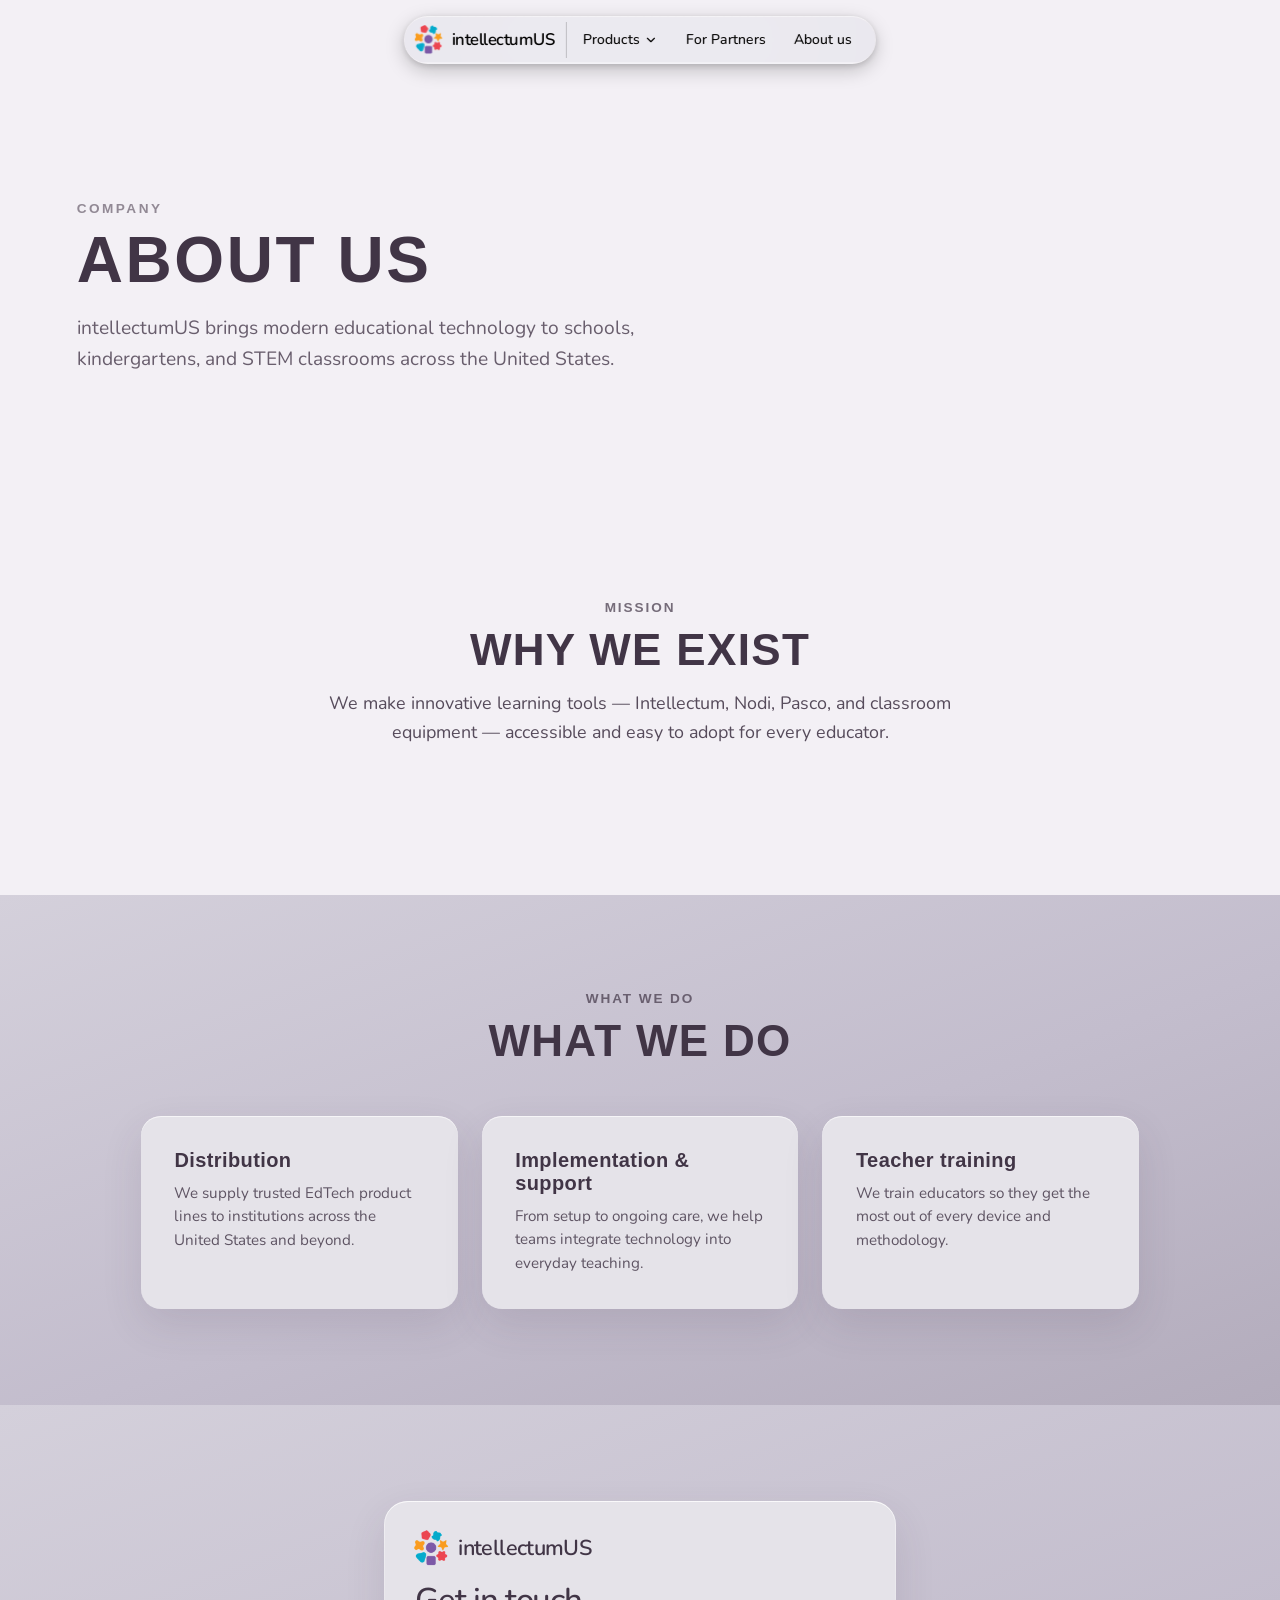
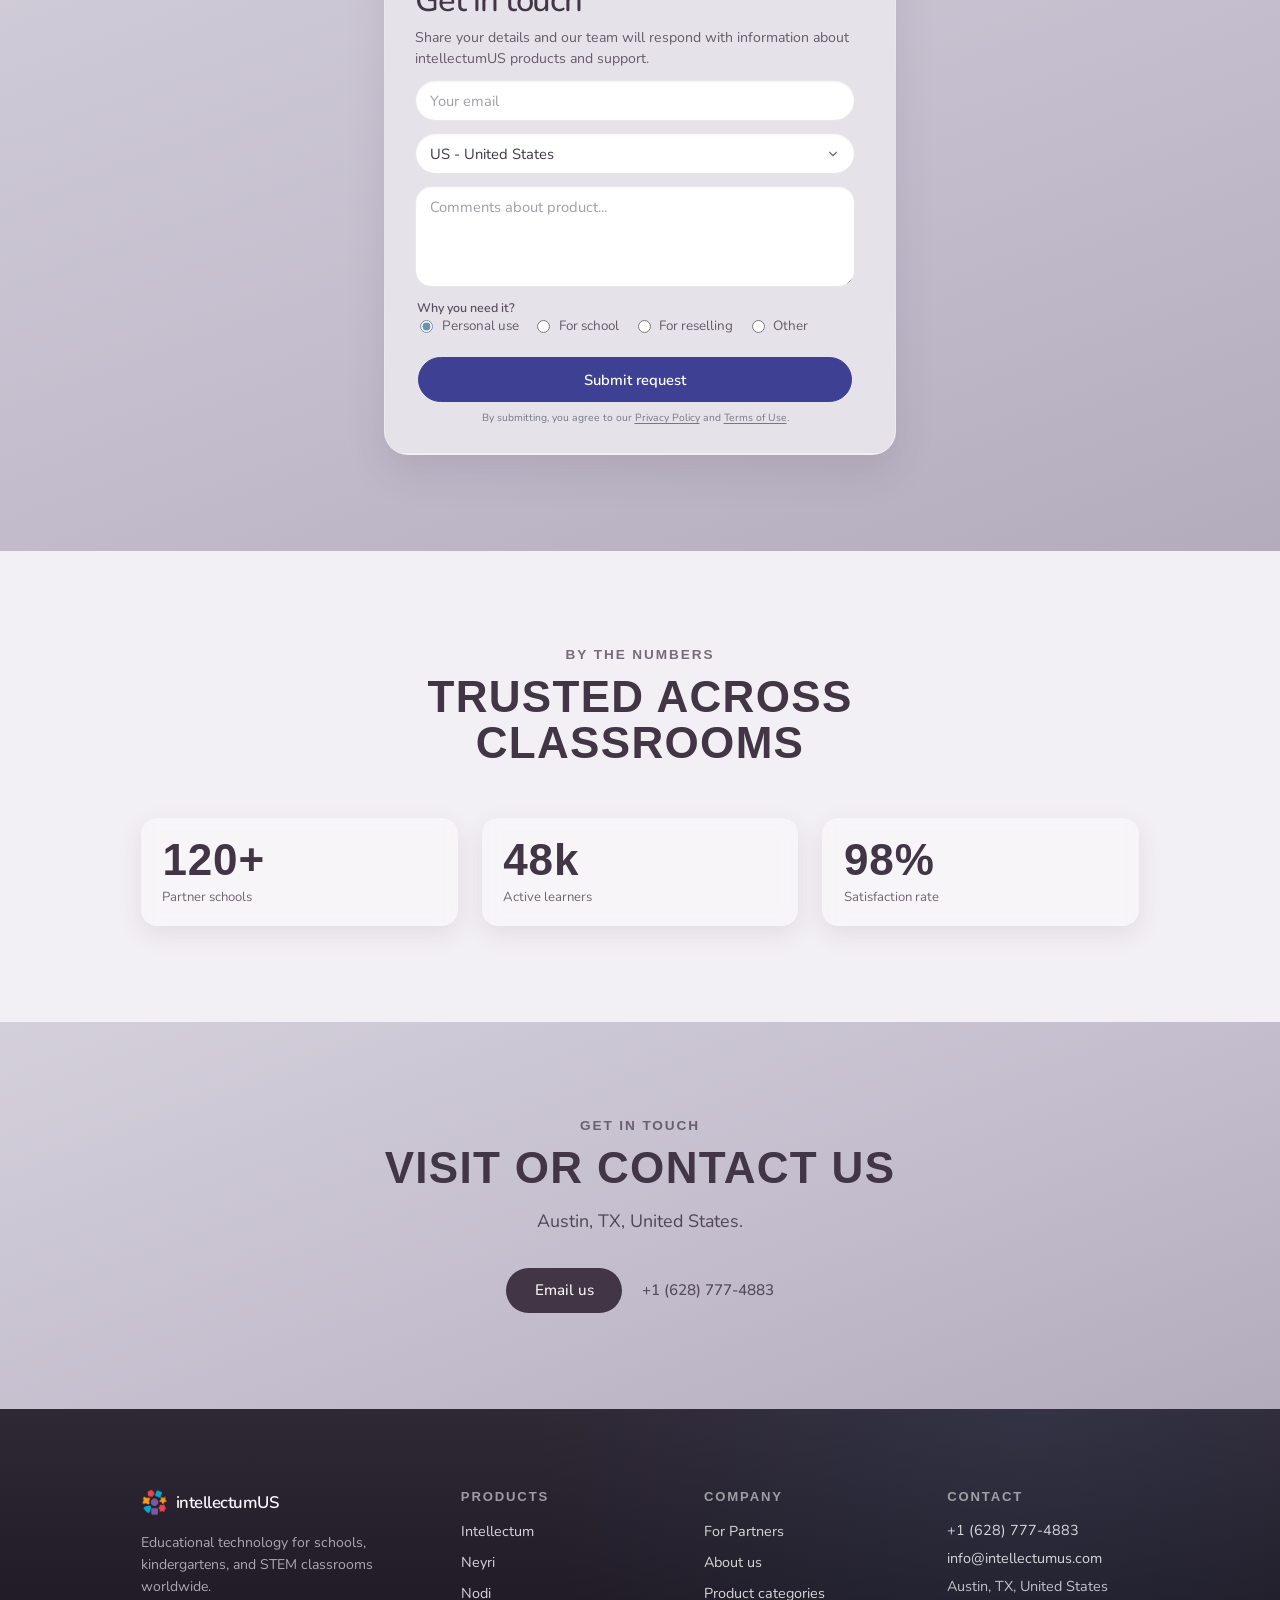
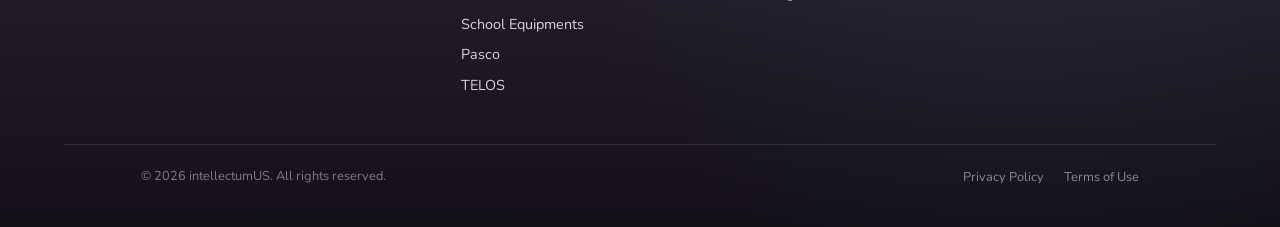
<file: about.html>
﻿<!DOCTYPE html>
<html lang="en" data-page-title="page.title.about">
  <head>
    <meta charset="UTF-8" />
    <meta name="viewport" content="width=device-width, initial-scale=1.0" />
    <meta name="robots" content="index, follow, max-image-preview:large, max-snippet:-1" />
    <meta name="theme-color" content="#3e4193" />
    <meta name="author" content="intellectumUS LLC" />
    <title>About intellectumUS — EdTech for Schools, Kindergartens &amp; STEM Classrooms</title>
    <meta
      name="description"
      content="About intellectumUS — our mission to bring innovative educational technology to schools, kindergartens, and STEM classrooms."
    />
    <link rel="canonical" href="https://www.intellectumus.com/about" />
    <meta name="keywords" content="about intellectumUS, intellectumUS LLC, educational technology company, EdTech distributor, Austin Texas, STEM" />
    <meta property="og:type" content="website" />
    <meta property="og:title" content="About intellectumUS — EdTech for Schools, Kindergartens &amp; STEM Classrooms" />
    <meta property="og:url" content="https://www.intellectumus.com/about" />
    <meta
      property="og:description"
      content="About intellectumUS — our mission to bring innovative educational technology to schools, kindergartens, and STEM classrooms."
    />
    <meta property="og:site_name" content="intellectumUS" />
    <meta property="og:locale" content="en_US" />
    <meta property="og:image" content="https://www.intellectumus.com/assets/og/og-image.png" />
    <meta property="og:image:type" content="image/png" />
    <meta property="og:image:width" content="1200" />
    <meta property="og:image:height" content="630" />
    <meta property="og:image:alt" content="intellectumUS — Innovations in School Education" />
    <meta name="twitter:card" content="summary_large_image" />
    <meta name="twitter:title" content="About intellectumUS — EdTech for Schools &amp; STEM Classrooms" />
    <meta
      name="twitter:description"
      content="About intellectumUS — our mission to bring innovative educational technology to schools, kindergartens, and STEM classrooms."
    />
    <meta name="twitter:image" content="https://www.intellectumus.com/assets/og/og-image.png" />
    <link rel="icon" type="image/svg+xml" href="assets/icon/favicon.svg" />
    <link rel="icon" href="assets/icon/intellectum-128.png" type="image/png" />
    <link rel="apple-touch-icon" href="assets/icon/intellectum-256.png" />
    <link rel="manifest" href="site.webmanifest" />
    <link rel="preconnect" href="https://fonts.googleapis.com" />
    <link rel="preconnect" href="https://fonts.gstatic.com" crossorigin />
    <link
      href="https://fonts.googleapis.com/css2?family=Poppins:ital,wght@0,400;0,500;0,600;0,700;1,500&family=Nunito:wght@400;500;600;700&family=Source+Serif+4:ital,wght@1,400;1,500&display=swap"
      rel="stylesheet"
    />
    <link rel="stylesheet" href="styles.css" />
    <script type="application/ld+json">
      {
        "@context": "https://schema.org",
        "@graph": [
          {
            "@type": "AboutPage",
            "url": "https://www.intellectumus.com/about",
            "name": "About intellectumUS",
            "description": "intellectumUS brings modern educational technology to schools, kindergartens, and STEM classrooms across the United States.",
            "about": {
              "@type": "Organization",
              "name": "intellectumUS",
              "legalName": "intellectumUS LLC",
              "url": "https://www.intellectumus.com/",
              "logo": "https://www.intellectumus.com/assets/icon/intellectum-256.png",
              "email": "info@intellectumus.com",
              "telephone": "+1-628-777-4883",
              "address": {
                "@type": "PostalAddress",
                "addressLocality": "Austin",
                "addressRegion": "TX",
                "addressCountry": "US"
              }
            }
          },
          {
            "@type": "BreadcrumbList",
            "itemListElement": [
              { "@type": "ListItem", "position": 1, "name": "Home", "item": "https://www.intellectumus.com/" },
              { "@type": "ListItem", "position": 2, "name": "About us", "item": "https://www.intellectumus.com/about" }
            ]
          }
        ]
      }
    </script>
  </head>
  <body class="bloom-page is-nav-merged">
    <div class="site-chrome" data-nav-merge="always">
      <a class="site-brand liquid-glass brand" href="/" aria-label="intellectumUS — Home">
        <span class="brand-mark" aria-hidden="true">
          <picture>
            <source srcset="assets/icon/intellectum-128.webp" type="image/webp" />
            <img src="assets/icon/intellectum-128.png" alt="" width="128" height="128" decoding="async" />
          </picture>
        </span>
        <span class="brand-text">intellectumUS</span>
      </a>
      <nav class="site-nav liquid-glass" aria-label="Site">
        <ul class="site-nav__list">
          <li class="site-nav__item site-nav__item--has-menu">
            <button
              class="site-nav__link site-nav__toggle"
              type="button"
              aria-expanded="false"
              aria-haspopup="true"
              data-scroll-href="/#bento-showcase"
            >
              <svg class="site-nav__icon" viewBox="0 0 24 24" fill="none" stroke="currentColor" stroke-width="2" stroke-linecap="round" stroke-linejoin="round" aria-hidden="true">
                <rect x="3" y="3" width="7" height="7" rx="1.5" />
                <rect x="14" y="3" width="7" height="7" rx="1.5" />
                <rect x="3" y="14" width="7" height="7" rx="1.5" />
                <rect x="14" y="14" width="7" height="7" rx="1.5" />
              </svg>
              <span data-i18n="nav.products">Products</span>
              <svg class="site-nav__caret" viewBox="0 0 24 24" fill="none" stroke="currentColor" stroke-width="2" stroke-linecap="round" stroke-linejoin="round" aria-hidden="true">
                <polyline points="6 9 12 15 18 9" />
              </svg>
            </button>
            <ul class="site-nav__dropdown liquid-glass">
              <li><a href="/intellectum" data-i18n="nav.intellectum">Intellectum</a></li>
              <li><a href="/neyri" data-i18n="nav.neyri">Neyri</a></li>
              <li><a href="/nodi" data-i18n="nav.nodi">Nodi</a></li>
              <li><a href="/labo" data-i18n="nav.equipment">School Equipments</a></li>
              <li><a href="/pasco" data-i18n="nav.pasco">Pasco</a></li>
              <li><a href="/telos">TELOS</a></li>
            </ul>
          </li>
          <li>
            <a class="site-nav__link" href="/partners" data-i18n-aria-label="nav.partners" aria-label="For Partners">
              <svg class="site-nav__icon" viewBox="0 0 24 24" fill="none" stroke="currentColor" stroke-width="2" stroke-linecap="round" stroke-linejoin="round" aria-hidden="true">
                <path d="M16 21v-2a4 4 0 0 0-8 0v2" />
                <circle cx="12" cy="7" r="4" />
                <path d="M3 21v-2a4 4 0 0 1 3-3.87" />
                <path d="M21 21v-2a4 4 0 0 0-3-3.87" />
              </svg>
              <span data-i18n="nav.partners">For Partners</span>
            </a>
          </li>
          <li>
            <a class="site-nav__link" href="/about" data-i18n-aria-label="nav.about" aria-label="About us">
              <svg class="site-nav__icon" viewBox="0 0 24 24" fill="none" stroke="currentColor" stroke-width="2" stroke-linecap="round" stroke-linejoin="round" aria-hidden="true">
                <circle cx="12" cy="12" r="9" />
                <path d="M12 16v-4" />
                <path d="M12 8h.01" />
              </svg>
              <span data-i18n="nav.about">About us</span>
            </a>
          </li>
        </ul>
      </nav>
    </div>

    <main class="inner-page">
      <section class="inner-page__hero" aria-labelledby="about-hero-title">
        <div class="inner-page__hero-inner">
          <p class="inner-page__eyebrow" data-i18n="about.hero.eyebrow">Company</p>
          <h1 class="inner-page__title" id="about-hero-title" data-i18n="about.hero.title">About us</h1>
          <p class="inner-page__lead" data-i18n="about.hero.lead">
            intellectumUS brings modern educational technology to schools, kindergartens, and
            STEM classrooms across the United States.
          </p>
        </div>
      </section>

      <section class="inner-section inner-section--mist" aria-labelledby="about-mission-title">
        <div class="inner-section__inner">
          <div class="inner-section__head">
            <p class="inner-section__eyebrow" data-i18n="about.mission.eyebrow">Mission</p>
            <h2 class="inner-section__title" id="about-mission-title" data-i18n="about.mission.title">Why we exist</h2>
            <p class="inner-section__lead" data-i18n="about.mission.lead">
              We make innovative learning tools — Intellectum, Nodi, Pasco, and classroom equipment —
              accessible and easy to adopt for every educator.
            </p>
          </div>
        </div>
      </section>

      <section class="inner-section inner-section--surface" aria-labelledby="about-do-title">
        <div class="inner-section__inner">
          <div class="inner-section__head">
            <p class="inner-section__eyebrow" data-i18n="about.do.eyebrow">What we do</p>
            <h2 class="inner-section__title" id="about-do-title" data-i18n="about.do.title">What we do</h2>
          </div>
          <div class="feature-grid">
            <article class="feature-card">
              <h3 class="feature-card__title" data-i18n="about.do.1.title">Distribution</h3>
              <p class="feature-card__text" data-i18n="about.do.1.text">
                We supply trusted EdTech product lines to institutions across the United States and beyond.
              </p>
            </article>
            <article class="feature-card">
              <h3 class="feature-card__title" data-i18n="about.do.2.title">Implementation &amp; support</h3>
              <p class="feature-card__text" data-i18n="about.do.2.text">
                From setup to ongoing care, we help teams integrate technology into everyday teaching.
              </p>
            </article>
            <article class="feature-card">
              <h3 class="feature-card__title" data-i18n="about.do.3.title">Teacher training</h3>
              <p class="feature-card__text" data-i18n="about.do.3.text">
                We train educators so they get the most out of every device and methodology.
              </p>
            </article>
          </div>
        </div>
      </section>

      <section class="inner-section inner-section--surface inner-lead-panel" aria-labelledby="about-lead-form-title">
        <div class="inner-section__inner inner-lead-panel__inner">
          <div class="left-content left-content--inner liquid-glass">
            <header class="top-nav">
              <a class="brand" href="/" aria-label="intellectumUS — Home">
                <span class="brand-mark" aria-hidden="true">
                  <picture>
                    <source srcset="assets/icon/intellectum-128.webp" type="image/webp" />
                    <img src="assets/icon/intellectum-128.png" alt="" width="128" height="128" decoding="async" />
                  </picture>
                </span>
                <span class="brand-text">intellectumUS</span>
              </a>
            </header>

            <section class="lead-form" aria-labelledby="about-lead-form-title">
              <h1 id="about-lead-form-title" class="lead-form__title" data-i18n="form.about.title">Get in touch</h1>
              <p class="lead-form__lead" data-i18n="form.about.lead">
                Share your details and our team will respond with information about intellectumUS products and support.
              </p>
              <form
                id="about-lead-form"
                class="lead-form__body"
                method="post"
                data-lead-form
                data-lead-product="about"
              >
                <input
                  type="text"
                  name="company"
                  class="lead-form__hp"
                  tabindex="-1"
                  autocomplete="off"
                  aria-hidden="true"
                />
                <label class="lead-form__field">
                  <span class="lead-form__control liquid-glass">
                    <input
                      type="email"
                      name="email"
                      placeholder="Your email"
                      autocomplete="email"
                      aria-label="Email"
                      data-i18n-placeholder="form.email"
                      data-i18n-aria-label="form.email"
                    />
                  </span>
                </label>
                <div class="lead-form__field lead-form__field--select">
                  <label class="lead-form__select-label">
                    <span class="lead-form__control liquid-glass">
                      <span class="lead-form__select" data-lead-select>
                        <button
                          type="button"
                          class="lead-form__select-trigger"
                          aria-haspopup="listbox"
                          aria-expanded="false"
                          aria-controls="lead-location-listbox"
                          id="lead-location-trigger"
                        >
                          <span class="lead-form__select-value">US - United States</span>
                          <svg
                            class="lead-form__select-caret"
                            viewBox="0 0 24 24"
                            fill="none"
                            stroke="currentColor"
                            stroke-width="2"
                            stroke-linecap="round"
                            stroke-linejoin="round"
                            aria-hidden="true"
                          >
                            <polyline points="6 9 12 15 18 9" />
                          </svg>
                        </button>
                        <select class="lead-form__select-native" name="location" aria-label="Location" tabindex="-1"></select>
                      </span>
                    </span>
                  </label>
                </div>
                <label class="lead-form__field lead-form__field--comment">
                  <span class="lead-form__control lead-form__control--area liquid-glass">
                    <textarea
                      name="comment"
                      rows="4"
                      placeholder="Comments about product..."
                      aria-label="Comment"
                      data-i18n-placeholder="form.comment"
                      data-i18n-aria-label="form.comment"
                    ></textarea>
                  </span>
                </label>
                <fieldset class="lead-form__reason">
                  <legend data-i18n="form.reasonLegend">Why you need it?</legend>
                  <label
                    ><input type="radio" name="reason" value="personal" checked />
                    <span data-i18n="form.reasonPersonal">Personal use</span></label
                  >
                  <label
                    ><input type="radio" name="reason" value="school" /> <span data-i18n="form.reasonSchool">For school</span></label
                  >
                  <label
                    ><input type="radio" name="reason" value="reselling" />
                    <span data-i18n="form.reasonReselling">For reselling</span></label
                  >
                  <label
                    ><input type="radio" name="reason" value="other" /> <span data-i18n="form.reasonOther">Other</span></label
                  >
                </fieldset>
                <div class="lead-form__actions">
                  <button class="lead-form__submit" type="submit" data-i18n="form.submit">Submit request</button>
                  <p class="lead-form__consent">
                    By submitting, you agree to our <a href="/privacy">Privacy Policy</a> and
                    <a href="/terms">Terms of Use</a>.
                  </p>
                </div>
              </form>
            </section>
          </div>
        </div>
      </section>

      <section class="inner-section inner-section--mist" aria-labelledby="about-stats-title">
        <div class="inner-section__inner">
          <div class="inner-section__head">
            <p class="inner-section__eyebrow" data-i18n="about.stats.eyebrow">By the numbers</p>
            <h2 class="inner-section__title" id="about-stats-title" data-i18n="about.stats.title">Trusted across classrooms</h2>
          </div>
          <div class="about-stats">
            <div class="land-stat">
              <span class="land-stat__value">120+</span>
              <span class="land-stat__label" data-i18n="land.teacher.stat1">Partner schools</span>
            </div>
            <div class="land-stat">
              <span class="land-stat__value">48k</span>
              <span class="land-stat__label" data-i18n="land.teacher.stat2">Active learners</span>
            </div>
            <div class="land-stat">
              <span class="land-stat__value">98%</span>
              <span class="land-stat__label" data-i18n="land.teacher.stat3">Satisfaction rate</span>
            </div>
          </div>
        </div>
      </section>

      <section class="inner-section inner-section--surface" aria-labelledby="about-contact-title">
        <div class="inner-section__inner">
          <div class="inner-cta">
            <p class="inner-section__eyebrow" data-i18n="about.contact.eyebrow">Get in touch</p>
            <h2 class="inner-section__title" id="about-contact-title" data-i18n="about.contact.title">Visit or contact us</h2>
            <p class="inner-section__lead" data-i18n="about.contact.lead">
              Austin, TX, United States.
            </p>
            <div class="inner-cta__actions">
              <a class="inner-cta__btn" href="mailto:info@intellectumus.com" data-i18n="about.contact.email">Email us</a>
              <a class="inner-cta__link" href="tel:+16287774883">+1 (628) 777-4883</a>
            </div>
          </div>
        </div>
      </section>
    </main>

    <footer class="site-footer" aria-labelledby="site-footer-title">
      <div class="site-footer__inner">
        <div class="site-footer__brand">
          <a class="site-footer__logo brand" href="/" aria-label="intellectumUS — Home">
            <span class="brand-mark" aria-hidden="true">
              <picture>
                <source srcset="assets/icon/intellectum-128.webp" type="image/webp" />
                <img src="assets/icon/intellectum-128.png" alt="" width="128" height="128" decoding="async" loading="lazy" />
              </picture>
            </span>
            <span class="brand-text">intellectumUS</span>
          </a>
          <p class="site-footer__tagline" data-i18n="footer.tagline">
            Educational technology for schools, kindergartens, and STEM classrooms worldwide.
          </p>
        </div>
        <nav class="site-footer__nav" aria-label="Footer products">
          <h2 class="site-footer__heading" id="site-footer-title" data-i18n="footer.products">Products</h2>
          <ul class="site-footer__list">
            <li><a href="/intellectum" data-i18n="nav.intellectum">Intellectum</a></li>
            <li><a href="/neyri" data-i18n="nav.neyri">Neyri</a></li>
            <li><a href="/nodi" data-i18n="nav.nodi">Nodi</a></li>
            <li><a href="/labo" data-i18n="nav.equipment">School Equipments</a></li>
            <li><a href="/pasco" data-i18n="nav.pasco">Pasco</a></li>
            <li><a href="/telos">TELOS</a></li>
          </ul>
        </nav>
        <nav class="site-footer__nav" aria-label="Footer company">
          <h2 class="site-footer__heading" data-i18n="footer.company">Company</h2>
          <ul class="site-footer__list">
            <li><a href="/partners" data-i18n="nav.partners">For Partners</a></li>
            <li><a href="/about" data-i18n="nav.about">About us</a></li>
            <li><a href="/#bento-showcase" data-i18n="footer.categories">Product categories</a></li>
          </ul>
        </nav>
        <div class="site-footer__contact">
          <h2 class="site-footer__heading" data-i18n="footer.contact">Contact</h2>
          <p class="site-footer__contact-line">
            <a href="tel:+16287774883">+1 (628) 777-4883</a>
          </p>
          <p class="site-footer__contact-line">
            <a href="mailto:info@intellectumus.com">info@intellectumus.com</a>
          </p>
          <p class="site-footer__contact-line" data-i18n="footer.location">
            Austin, TX, United States
          </p>
        </div>
      </div>
      <div class="site-footer__bar">
        <p class="site-footer__copyright" data-i18n="footer.copyright">© 2026 intellectumUS. All rights reserved.</p>
        <ul class="site-footer__legal">
          <li><a href="/privacy" data-i18n="footer.privacy">Privacy Policy</a></li>
          <li><a href="/terms" data-i18n="footer.terms">Terms of Use</a></li>
        </ul>
      </div>
    </footer>

    <div class="lead-form__select-menu" id="lead-location-menu" hidden>
      <input
        type="search"
        class="lead-form__select-search"
        placeholder="Search country..."
        autocomplete="off"
        aria-label="Search country"
        data-i18n-placeholder="search.country"
        data-i18n-aria-label="search.country"
        tabindex="-1"
      />
      <ul
        class="lead-form__select-list"
        id="lead-location-listbox"
        role="listbox"
        aria-labelledby="lead-location-trigger"
      ></ul>
      <p class="lead-form__select-empty" hidden data-i18n="search.empty">No countries found</p>
    </div>

    <script defer src="js/config.js"></script>
    <script defer src="js/track.js"></script>
    <script defer src="js/countries.js"></script>
    <script defer src="js/i18n.js"></script>
    <script defer src="js/app.js"></script>
  </body>
</html>
</file>
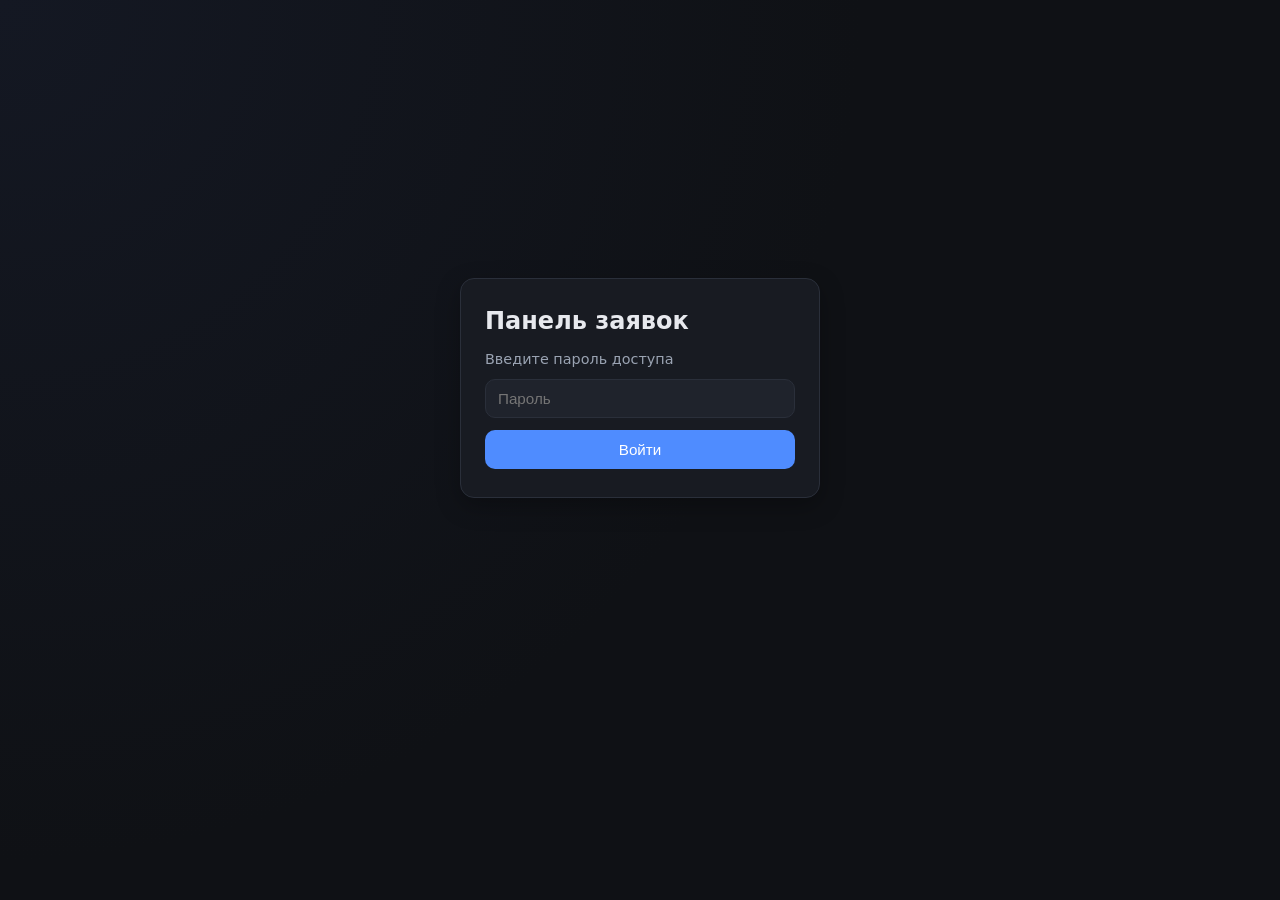
<file: admin.html>
<!DOCTYPE html>
<html lang="ru">
  <head>
    <meta charset="UTF-8" />
    <meta name="viewport" content="width=device-width, initial-scale=1.0" />
    <meta name="robots" content="noindex, nofollow" />
    <title>Заявки — IntellectumUS Admin</title>
    <link rel="icon" href="assets/icon/intellectum-favicon.svg" type="image/svg+xml" />
    <link rel="stylesheet" href="css/admin.css" />
  </head>
  <body class="admin">
    <main class="admin__shell">
      <!-- Login screen -->
      <section class="admin__login" id="admin-login">
        <form class="admin__login-card" id="admin-login-form">
          <h1 class="admin__title">Панель заявок</h1>
          <p class="admin__subtitle">Введите пароль доступа</p>
          <input
            class="admin__input"
            type="password"
            id="admin-password"
            placeholder="Пароль"
            autocomplete="current-password"
            required
          />
          <button class="admin__btn admin__btn--primary" type="submit">Войти</button>
          <p class="admin__error" id="admin-login-error" hidden></p>
        </form>
      </section>

      <!-- Dashboard -->
      <section class="admin__panel" id="admin-panel" hidden>
        <header class="admin__header">
          <h1 class="admin__title">Заявки с сайта</h1>
          <button class="admin__btn admin__btn--ghost" id="admin-logout" type="button">Выйти</button>
        </header>

        <form class="admin__filters" id="admin-filters">
          <input class="admin__input" type="search" id="filter-search" placeholder="Поиск: email, комментарий, локация" />
          <select class="admin__input" id="filter-status">
            <option value="">Все статусы</option>
            <option value="new">Новые</option>
            <option value="in_progress">В работе</option>
            <option value="done">Завершённые</option>
            <option value="spam">Спам</option>
          </select>
          <label class="admin__date">От<input class="admin__input" type="date" id="filter-from" /></label>
          <label class="admin__date">До<input class="admin__input" type="date" id="filter-to" /></label>
          <button class="admin__btn admin__btn--primary" type="submit">Применить</button>
          <button class="admin__btn admin__btn--ghost" type="button" id="filter-reset">Сбросить</button>
        </form>

        <div class="admin__meta" id="admin-meta"></div>

        <div class="admin__table-wrap">
          <table class="admin__table">
            <thead>
              <tr>
                <th>Дата</th>
                <th>Email</th>
                <th>Продукт</th>
                <th>Причина</th>
                <th>Локация</th>
                <th>Комментарий</th>
                <th>Статус</th>
              </tr>
            </thead>
            <tbody id="admin-rows"></tbody>
          </table>
          <p class="admin__empty" id="admin-empty" hidden>Заявок не найдено.</p>
        </div>

        <div class="admin__pager">
          <button class="admin__btn admin__btn--ghost" id="page-prev" type="button" disabled>Назад</button>
          <span id="page-info">1</span>
          <button class="admin__btn admin__btn--ghost" id="page-next" type="button" disabled>Вперёд</button>
        </div>
      </section>
    </main>

    <script src="js/config.js"></script>
    <script src="js/admin.js"></script>
  </body>
</html>
</file>
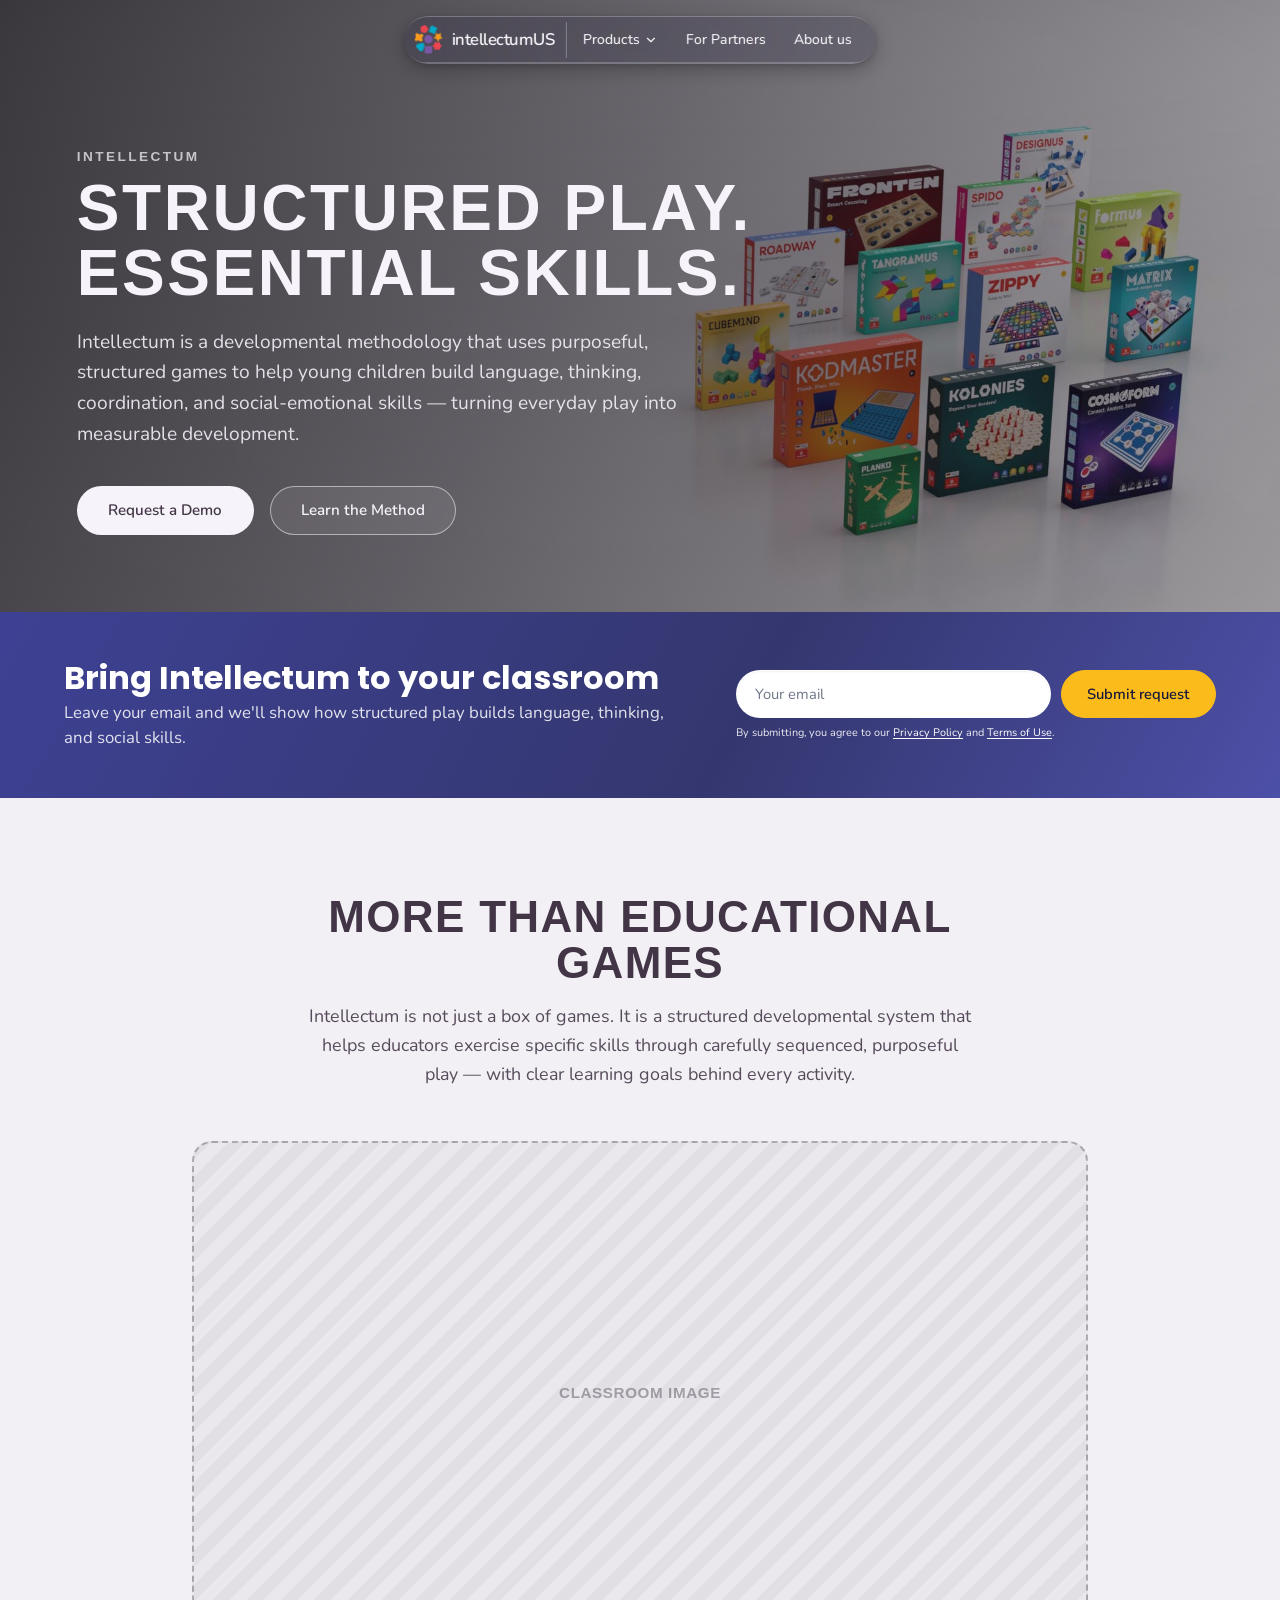
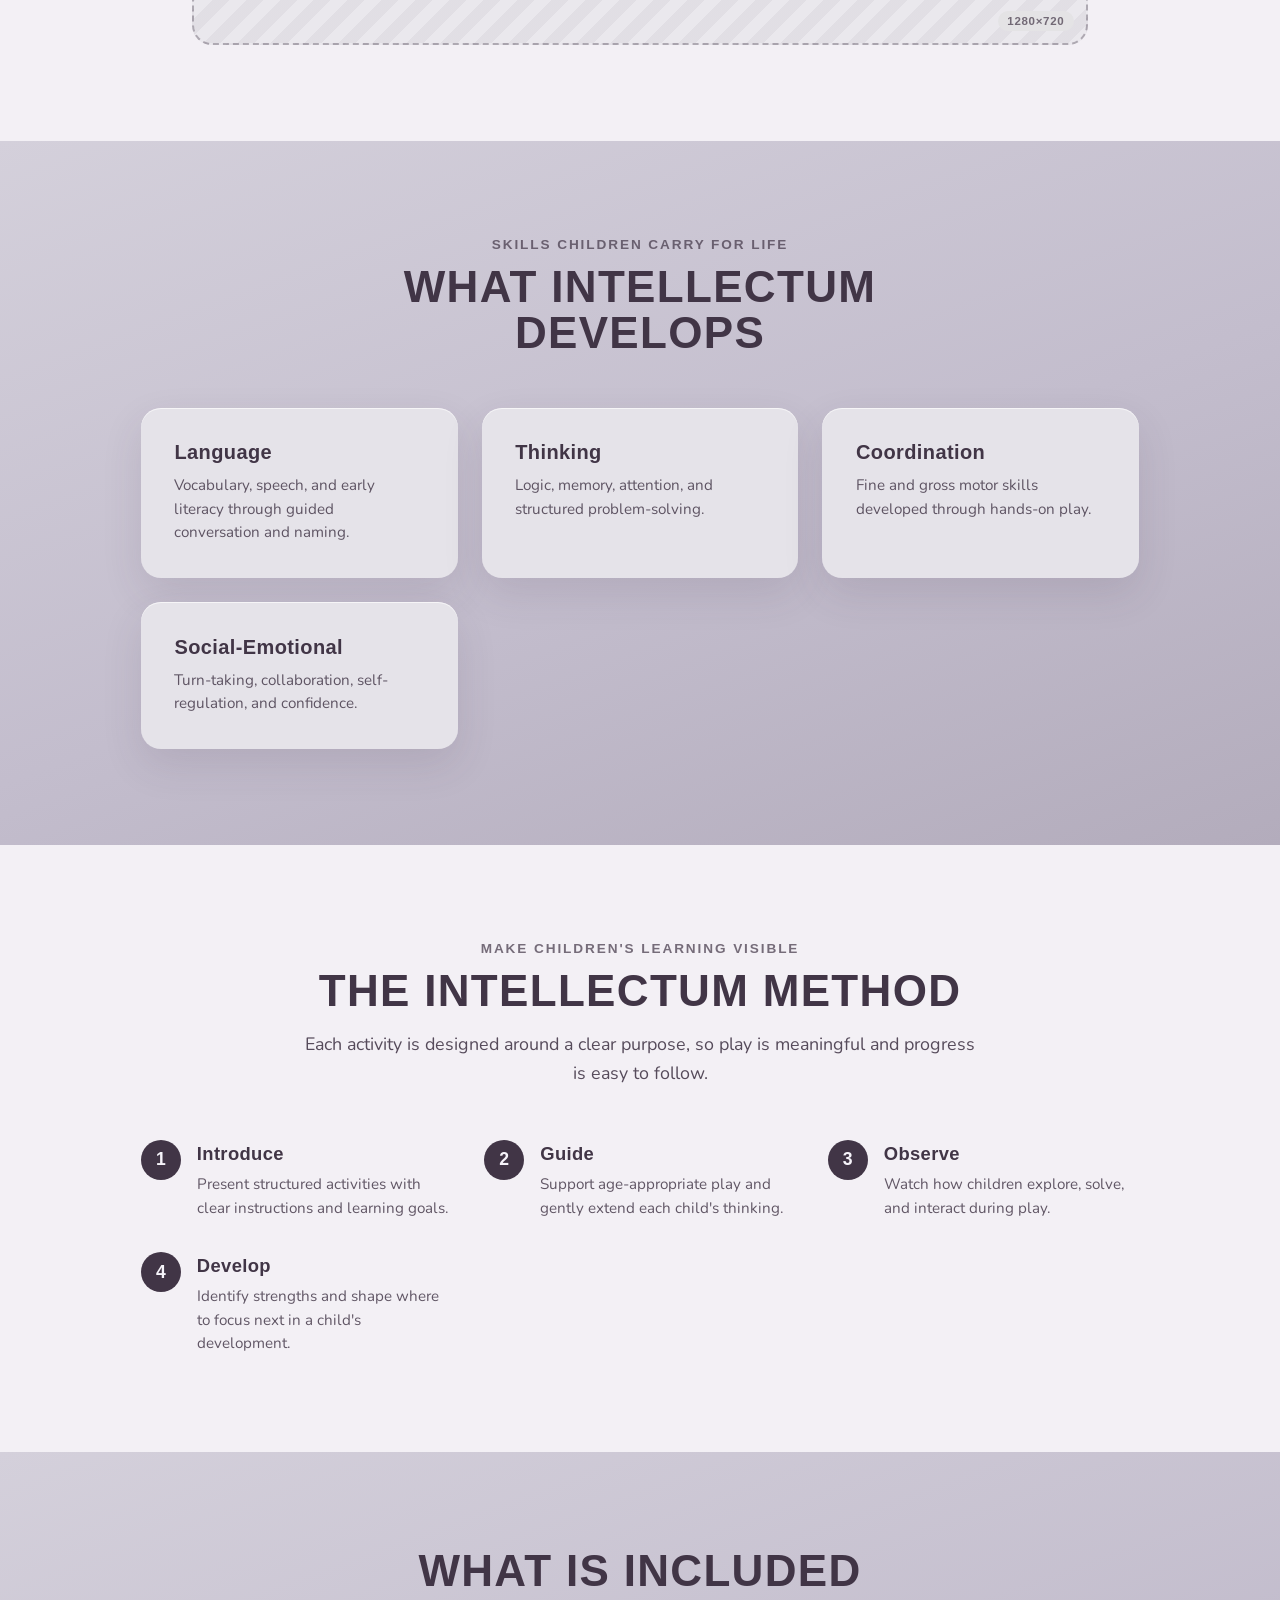
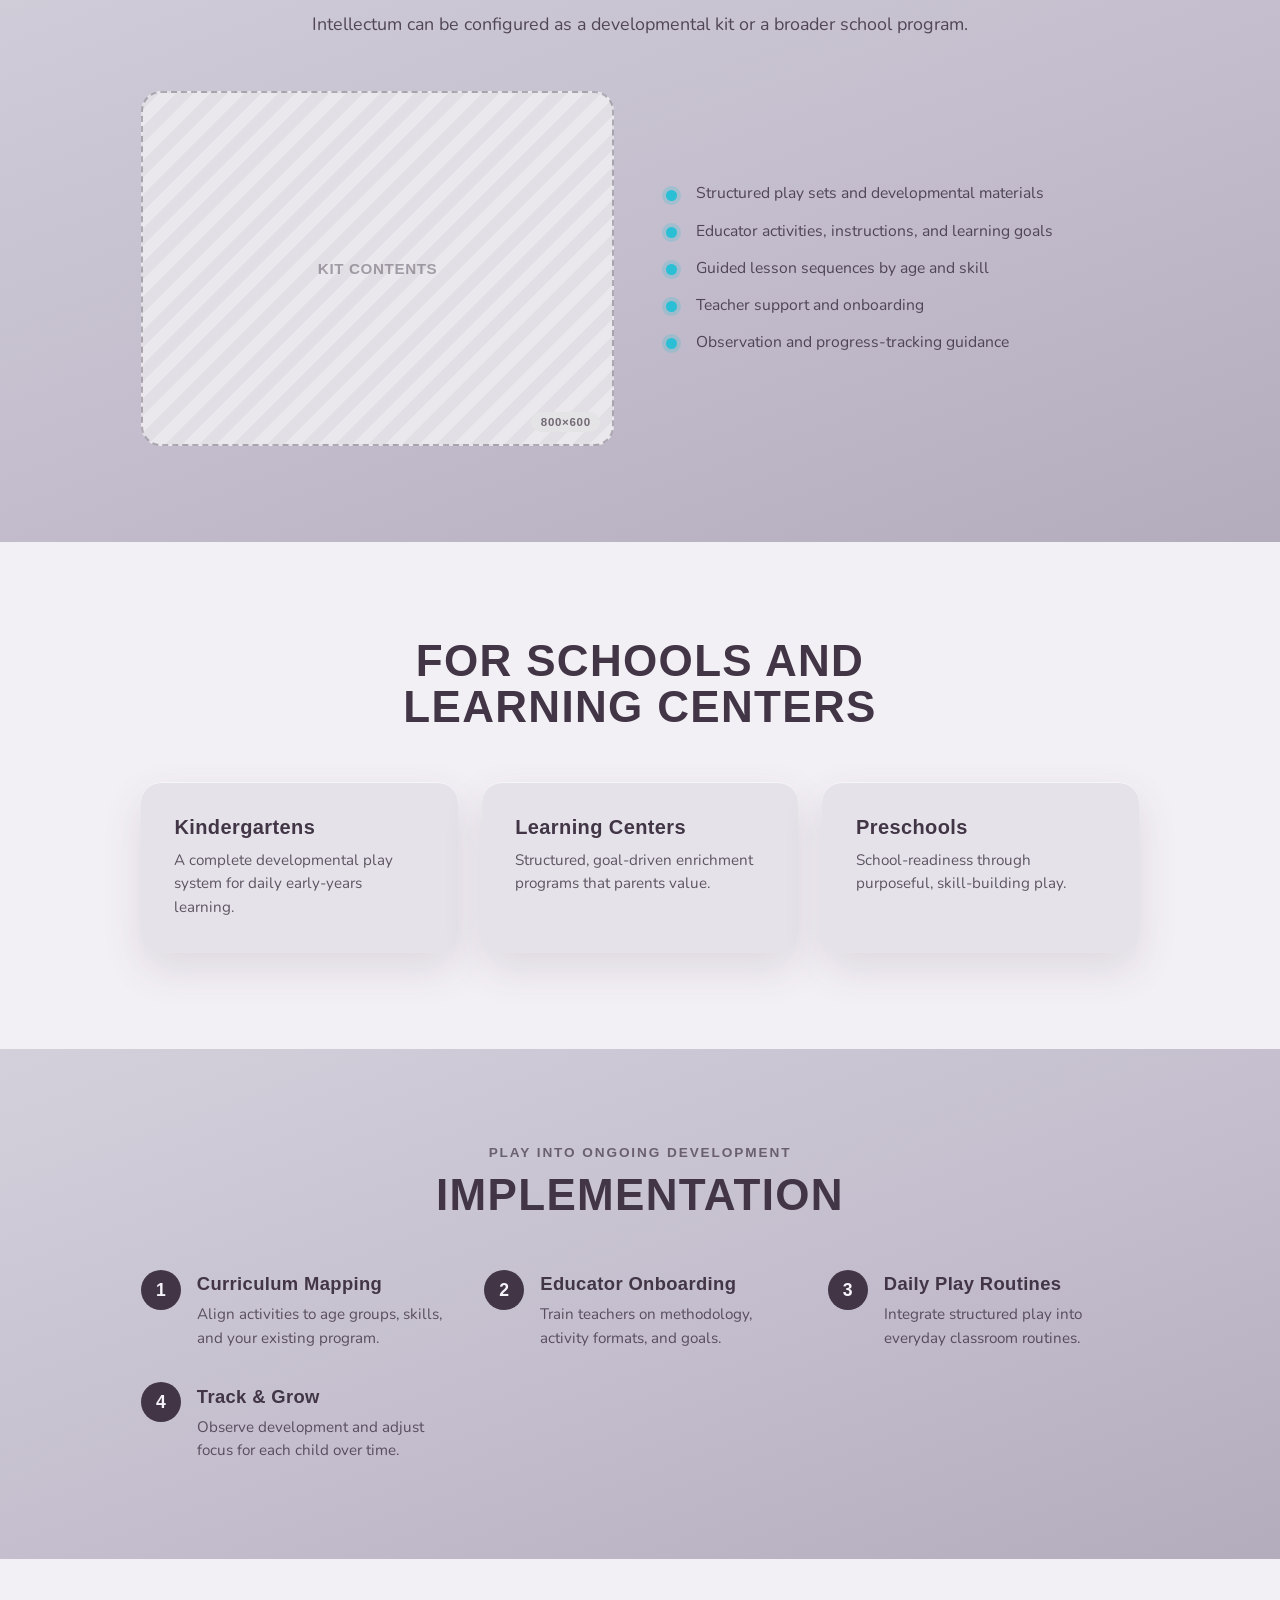
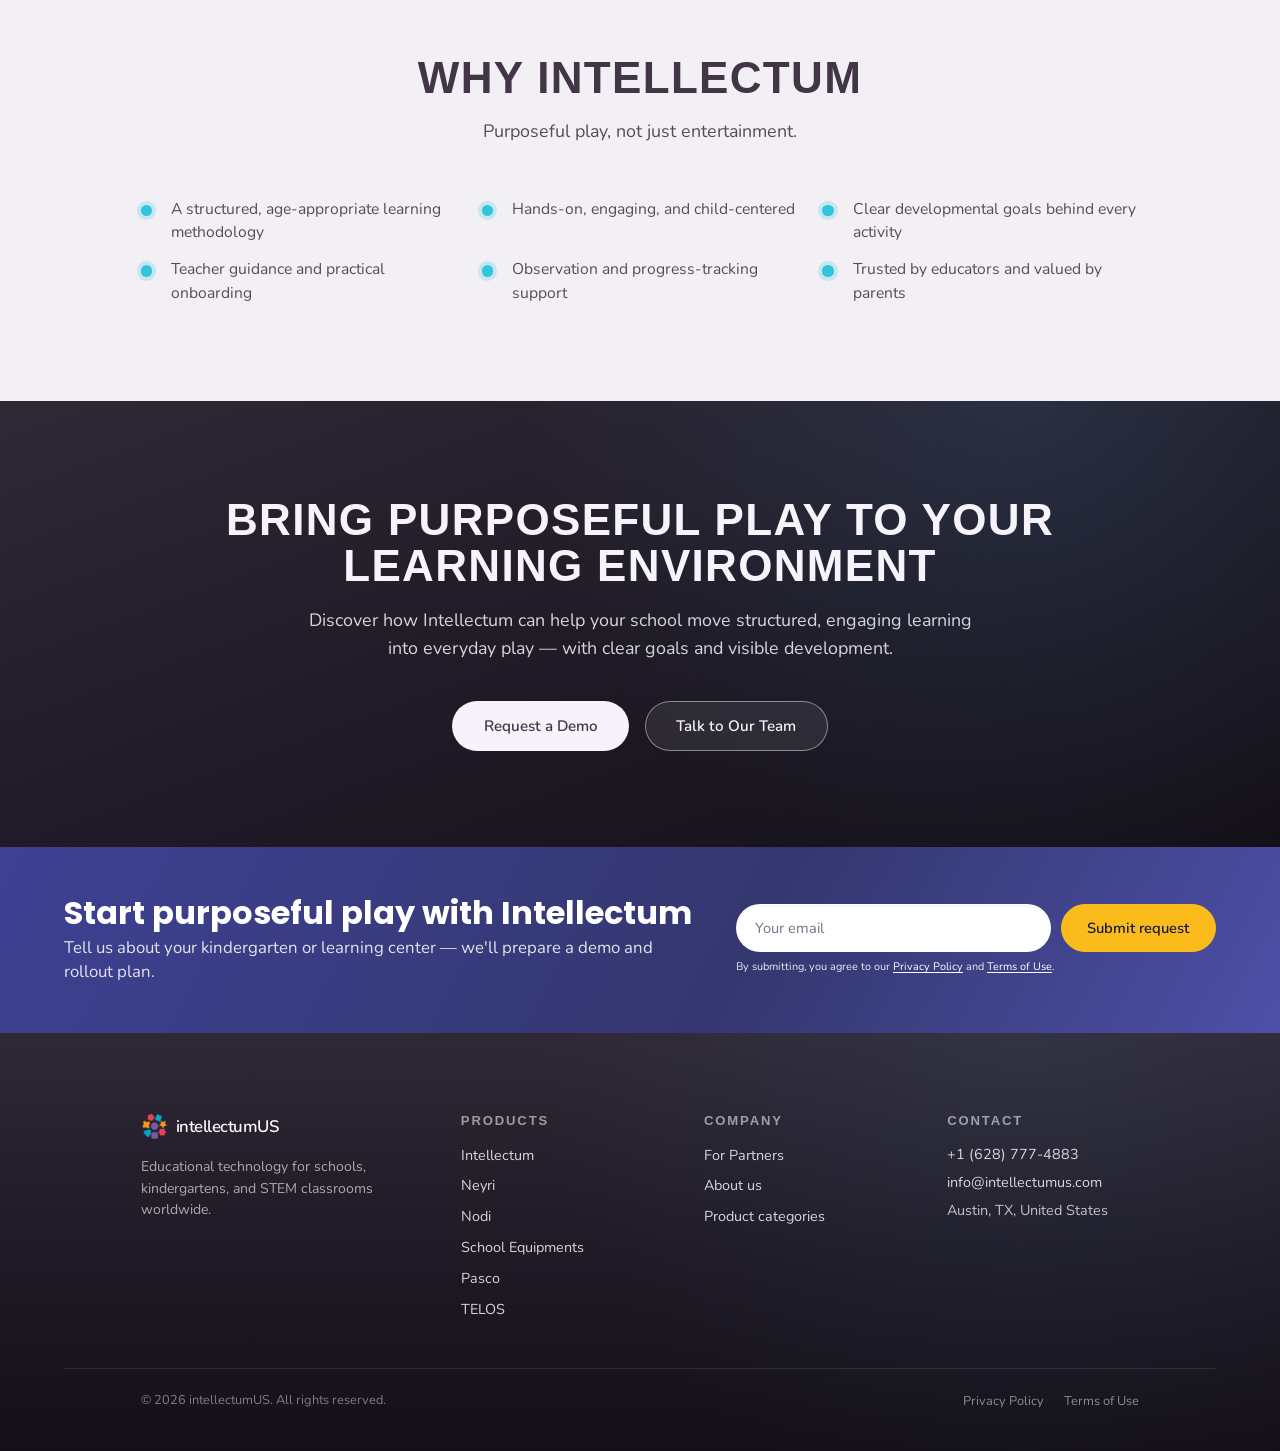
<file: intellectum.html>
﻿<!DOCTYPE html>
<html lang="en">
  <head>
    <meta charset="UTF-8" />
    <meta name="viewport" content="width=device-width, initial-scale=1.0" />
    <meta name="robots" content="index, follow, max-image-preview:large, max-snippet:-1" />
    <meta name="theme-color" content="#3e4193" />
    <meta name="author" content="intellectumUS LLC" />
    <title>Intellectum — Structured Play for Early-Years Skills | intellectumUS</title>
    <meta
      name="description"
      content="Intellectum — structured play and essential skills. A developmental methodology that uses purposeful, structured games to build language, thinking, and social-emotional skills."
    />
    <link rel="canonical" href="https://www.intellectumus.com/intellectum" />
    <meta name="keywords" content="Intellectum, structured play, early childhood development, kindergarten methodology, social-emotional skills, intellectumUS" />
    <meta property="og:type" content="website" />
    <meta property="og:title" content="Intellectum — Structured Play for Early-Years Skills | intellectumUS" />
    <meta property="og:url" content="https://www.intellectumus.com/intellectum" />
    <meta
      property="og:description"
      content="Structured play, essential skills — a developmental methodology built on purposeful, structured games for kindergartens and learning centers."
    />
    <meta property="og:site_name" content="intellectumUS" />
    <meta property="og:locale" content="en_US" />
    <meta property="og:image" content="https://www.intellectumus.com/assets/og/og-intellectum.png" />
    <meta property="og:image:type" content="image/png" />
    <meta property="og:image:width" content="1200" />
    <meta property="og:image:height" content="630" />
    <meta property="og:image:alt" content="Intellectum — Structured Play, Essential Skills" />
    <meta name="twitter:card" content="summary_large_image" />
    <meta name="twitter:title" content="Intellectum — Structured Play for Early-Years Skills | intellectumUS" />
    <meta
      name="twitter:description"
      content="Structured play, essential skills — a developmental methodology built on purposeful, structured games for kindergartens and learning centers."
    />
    <meta name="twitter:image" content="https://www.intellectumus.com/assets/og/og-intellectum.png" />
    <link rel="icon" type="image/svg+xml" href="assets/icon/favicon.svg" />
    <link rel="icon" href="assets/icon/intellectum-128.png" type="image/png" />
    <link rel="apple-touch-icon" href="assets/icon/intellectum-256.png" />
    <link rel="manifest" href="site.webmanifest" />
    <link rel="preconnect" href="https://fonts.googleapis.com" />
    <link rel="preconnect" href="https://fonts.gstatic.com" crossorigin />
    <link
      href="https://fonts.googleapis.com/css2?family=Poppins:ital,wght@0,400;0,500;0,600;0,700;1,500&family=Nunito:wght@400;500;600;700&family=Source+Serif+4:ital,wght@1,400;1,500&display=swap"
      rel="stylesheet"
    />
    <link rel="stylesheet" href="styles.css" />
    <script type="application/ld+json">
      {
        "@context": "https://schema.org",
        "@graph": [
          {
            "@type": "Product",
            "name": "Intellectum",
            "url": "https://www.intellectumus.com/intellectum",
            "image": "https://www.intellectumus.com/assets/og/og-intellectum.png",
            "description": "Intellectum is a developmental methodology that uses purposeful, structured games to build language, thinking, coordination, and social-emotional skills in young children.",
            "category": "Early childhood education methodology",
            "brand": { "@type": "Brand", "name": "intellectumUS" },
            "manufacturer": {
              "@type": "Organization",
              "name": "intellectumUS",
              "url": "https://www.intellectumus.com/"
            }
          },
          {
            "@type": "BreadcrumbList",
            "itemListElement": [
              { "@type": "ListItem", "position": 1, "name": "Home", "item": "https://www.intellectumus.com/" },
              { "@type": "ListItem", "position": 2, "name": "Products", "item": "https://www.intellectumus.com/#bento-showcase" },
              { "@type": "ListItem", "position": 3, "name": "Intellectum", "item": "https://www.intellectumus.com/intellectum" }
            ]
          }
        ]
      }
    </script>
  </head>
  <body class="bloom-page is-nav-merged">
    <div class="site-chrome" data-nav-merge="always">
      <a class="site-brand liquid-glass brand" href="/" aria-label="intellectumUS — Home">
        <span class="brand-mark" aria-hidden="true">
          <picture>
            <source srcset="assets/icon/intellectum-128.webp" type="image/webp" />
            <img src="assets/icon/intellectum-128.png" alt="" width="128" height="128" decoding="async" />
          </picture>
        </span>
        <span class="brand-text">intellectumUS</span>
      </a>
      <nav class="site-nav liquid-glass" aria-label="Site">
        <ul class="site-nav__list">
          <li class="site-nav__item site-nav__item--has-menu">
            <button
              class="site-nav__link site-nav__toggle"
              type="button"
              aria-expanded="false"
              aria-haspopup="true"
              data-scroll-href="/#bento-showcase"
            >
              <svg class="site-nav__icon" viewBox="0 0 24 24" fill="none" stroke="currentColor" stroke-width="2" stroke-linecap="round" stroke-linejoin="round" aria-hidden="true">
                <rect x="3" y="3" width="7" height="7" rx="1.5" />
                <rect x="14" y="3" width="7" height="7" rx="1.5" />
                <rect x="3" y="14" width="7" height="7" rx="1.5" />
                <rect x="14" y="14" width="7" height="7" rx="1.5" />
              </svg>
              <span data-i18n="nav.products">Products</span>
              <svg class="site-nav__caret" viewBox="0 0 24 24" fill="none" stroke="currentColor" stroke-width="2" stroke-linecap="round" stroke-linejoin="round" aria-hidden="true">
                <polyline points="6 9 12 15 18 9" />
              </svg>
            </button>
            <ul class="site-nav__dropdown liquid-glass">
              <li><a href="/intellectum" data-i18n="nav.intellectum">Intellectum</a></li>
              <li><a href="/neyri" data-i18n="nav.neyri">Neyri</a></li>
              <li><a href="/nodi" data-i18n="nav.nodi">Nodi</a></li>
              <li><a href="/labo" data-i18n="nav.equipment">School Equipments</a></li>
              <li><a href="/pasco" data-i18n="nav.pasco">Pasco</a></li>
              <li><a href="/telos">TELOS</a></li>
            </ul>
          </li>
          <li>
            <a class="site-nav__link" href="/partners" data-i18n-aria-label="nav.partners" aria-label="For Partners">
              <svg class="site-nav__icon" viewBox="0 0 24 24" fill="none" stroke="currentColor" stroke-width="2" stroke-linecap="round" stroke-linejoin="round" aria-hidden="true">
                <path d="M16 21v-2a4 4 0 0 0-8 0v2" />
                <circle cx="12" cy="7" r="4" />
                <path d="M3 21v-2a4 4 0 0 1 3-3.87" />
                <path d="M21 21v-2a4 4 0 0 0-3-3.87" />
              </svg>
              <span data-i18n="nav.partners">For Partners</span>
            </a>
          </li>
          <li>
            <a class="site-nav__link" href="/about" data-i18n-aria-label="nav.about" aria-label="About us">
              <svg class="site-nav__icon" viewBox="0 0 24 24" fill="none" stroke="currentColor" stroke-width="2" stroke-linecap="round" stroke-linejoin="round" aria-hidden="true">
                <circle cx="12" cy="12" r="9" />
                <path d="M12 16v-4" />
                <path d="M12 8h.01" />
              </svg>
              <span data-i18n="nav.about">About us</span>
            </a>
          </li>
        </ul>
      </nav>
    </div>

    <main class="inner-page">
      <section
        class="inner-page__hero inner-page__hero--media"
        style="--hero-bg: url('assets/intellectum/hero.jpg')"
        aria-labelledby="intellectum-hero-title"
      >
        <div class="inner-page__hero-inner">
          <p class="inner-page__eyebrow">Intellectum</p>
          <h1 class="inner-page__title">Structured Play. Essential Skills.</h1>
          <p class="inner-page__lead" id="intellectum-hero-title">
            Intellectum is a developmental methodology that uses purposeful, structured games to
            help young children build language, thinking, coordination, and social-emotional skills
            — turning everyday play into measurable development.
          </p>
          <div class="inner-hero__actions">
            <a class="inner-hero__btn inner-hero__btn--solid" href="#intellectum-contact">Request a Demo</a>
            <a class="inner-hero__btn inner-hero__btn--ghost" href="#intellectum-contact">Learn the Method</a>
          </div>
        </div>
      </section>

      <section class="email-cta" aria-labelledby="email-cta-title-hero">
        <div class="email-cta__inner">
          <div class="email-cta__copy">
            <h2 class="email-cta__title" id="email-cta-title-hero" data-i18n="cta.email.intellectum.hero.title">
              Bring Intellectum to your classroom
            </h2>
            <p class="email-cta__lead" data-i18n="cta.email.intellectum.hero.lead">
              Leave your email and we'll show how structured play builds language, thinking, and social skills.
            </p>
          </div>
          <form
            id="lead-form-hero"
            class="email-cta__form"
            method="post"
            data-lead-form
            data-lead-product="intellectum"
          >
            <input
              type="text"
              name="company"
              class="lead-form__hp"
              tabindex="-1"
              autocomplete="off"
              aria-hidden="true"
            />
            <div class="email-cta__row">
              <label class="email-cta__field lead-form__field">
                <span class="visually-hidden" data-i18n="form.email">Your email</span>
                <span class="lead-form__control">
                  <input
                    type="email"
                    name="email"
                    placeholder="Your email"
                    autocomplete="email"
                    aria-label="Email"
                    data-i18n-placeholder="form.email"
                    data-i18n-aria-label="form.email"
                  />
                </span>
              </label>
              <button class="lead-form__submit" type="submit" data-i18n="form.submit">
                Submit request
              </button>
            </div>
            <p class="lead-form__consent email-cta__consent">
              By submitting, you agree to our <a href="/privacy">Privacy Policy</a> and
              <a href="/terms">Terms of Use</a>.
            </p>
          </form>
        </div>
      </section>

      <section class="inner-section inner-section--mist" aria-labelledby="intellectum-more-title">
        <div class="inner-section__inner">
          <div class="inner-section__head">
            <h2 class="inner-section__title" id="intellectum-more-title">More Than Educational Games</h2>
            <p class="inner-section__lead">
              Intellectum is not just a box of games. It is a structured developmental system that
              helps educators exercise specific skills through carefully sequenced, purposeful play
              — with clear learning goals behind every activity.
            </p>
          </div>
          <div class="media-frame media-frame--wide" data-size="1280×720" role="img" aria-label="Intellectum classroom image placeholder">
            <span class="media-frame__label">Classroom image</span>
          </div>
        </div>
      </section>

      <section class="inner-section inner-section--surface" aria-labelledby="intellectum-develops-title">
        <div class="inner-section__inner">
          <div class="inner-section__head">
            <p class="inner-section__eyebrow">Skills children carry for life</p>
            <h2 class="inner-section__title" id="intellectum-develops-title">What Intellectum Develops</h2>
          </div>
          <div class="feature-grid">
            <article class="feature-card">
              <h3 class="feature-card__title">Language</h3>
              <p class="feature-card__text">Vocabulary, speech, and early literacy through guided conversation and naming.</p>
            </article>
            <article class="feature-card">
              <h3 class="feature-card__title">Thinking</h3>
              <p class="feature-card__text">Logic, memory, attention, and structured problem-solving.</p>
            </article>
            <article class="feature-card">
              <h3 class="feature-card__title">Coordination</h3>
              <p class="feature-card__text">Fine and gross motor skills developed through hands-on play.</p>
            </article>
            <article class="feature-card">
              <h3 class="feature-card__title">Social-Emotional</h3>
              <p class="feature-card__text">Turn-taking, collaboration, self-regulation, and confidence.</p>
            </article>
          </div>
        </div>
      </section>

      <section class="inner-section inner-section--mist" aria-labelledby="intellectum-method-title">
        <div class="inner-section__inner">
          <div class="inner-section__head">
            <p class="inner-section__eyebrow">Make children's learning visible</p>
            <h2 class="inner-section__title" id="intellectum-method-title">The Intellectum Method</h2>
            <p class="inner-section__lead">Each activity is designed around a clear purpose, so play is meaningful and progress is easy to follow.</p>
          </div>
          <ol class="steps-list">
            <li class="steps-list__item">
              <h3 class="steps-list__title">Introduce</h3>
              <p class="steps-list__text">Present structured activities with clear instructions and learning goals.</p>
            </li>
            <li class="steps-list__item">
              <h3 class="steps-list__title">Guide</h3>
              <p class="steps-list__text">Support age-appropriate play and gently extend each child's thinking.</p>
            </li>
            <li class="steps-list__item">
              <h3 class="steps-list__title">Observe</h3>
              <p class="steps-list__text">Watch how children explore, solve, and interact during play.</p>
            </li>
            <li class="steps-list__item">
              <h3 class="steps-list__title">Develop</h3>
              <p class="steps-list__text">Identify strengths and shape where to focus next in a child's development.</p>
            </li>
          </ol>
        </div>
      </section>

      <section class="inner-section inner-section--surface" aria-labelledby="intellectum-included-title">
        <div class="inner-section__inner">
          <div class="inner-section__head">
            <h2 class="inner-section__title" id="intellectum-included-title">What Is Included</h2>
            <p class="inner-section__lead">Intellectum can be configured as a developmental kit or a broader school program.</p>
          </div>
          <div class="split-section split-section--reverse">
            <div class="split-section__media">
              <div class="media-frame media-frame--card" data-size="800×600" role="img" aria-label="Intellectum kit contents placeholder">
                <span class="media-frame__label">Kit contents</span>
              </div>
            </div>
            <div class="split-section__body">
              <ul class="check-list" style="grid-template-columns: 1fr">
                <li class="check-list__item">Structured play sets and developmental materials</li>
                <li class="check-list__item">Educator activities, instructions, and learning goals</li>
                <li class="check-list__item">Guided lesson sequences by age and skill</li>
                <li class="check-list__item">Teacher support and onboarding</li>
                <li class="check-list__item">Observation and progress-tracking guidance</li>
              </ul>
            </div>
          </div>
        </div>
      </section>

      <section class="inner-section inner-section--mist" aria-labelledby="intellectum-schools-title">
        <div class="inner-section__inner">
          <div class="inner-section__head">
            <h2 class="inner-section__title" id="intellectum-schools-title">For Schools and Learning Centers</h2>
          </div>
          <div class="feature-grid">
            <article class="feature-card">
              <h3 class="feature-card__title">Kindergartens</h3>
              <p class="feature-card__text">A complete developmental play system for daily early-years learning.</p>
            </article>
            <article class="feature-card">
              <h3 class="feature-card__title">Learning Centers</h3>
              <p class="feature-card__text">Structured, goal-driven enrichment programs that parents value.</p>
            </article>
            <article class="feature-card">
              <h3 class="feature-card__title">Preschools</h3>
              <p class="feature-card__text">School-readiness through purposeful, skill-building play.</p>
            </article>
          </div>
        </div>
      </section>

      <section class="inner-section inner-section--surface" aria-labelledby="intellectum-impl-title">
        <div class="inner-section__inner">
          <div class="inner-section__head">
            <p class="inner-section__eyebrow">Play into ongoing development</p>
            <h2 class="inner-section__title" id="intellectum-impl-title">Implementation</h2>
          </div>
          <ol class="steps-list">
            <li class="steps-list__item">
              <h3 class="steps-list__title">Curriculum Mapping</h3>
              <p class="steps-list__text">Align activities to age groups, skills, and your existing program.</p>
            </li>
            <li class="steps-list__item">
              <h3 class="steps-list__title">Educator Onboarding</h3>
              <p class="steps-list__text">Train teachers on methodology, activity formats, and goals.</p>
            </li>
            <li class="steps-list__item">
              <h3 class="steps-list__title">Daily Play Routines</h3>
              <p class="steps-list__text">Integrate structured play into everyday classroom routines.</p>
            </li>
            <li class="steps-list__item">
              <h3 class="steps-list__title">Track &amp; Grow</h3>
              <p class="steps-list__text">Observe development and adjust focus for each child over time.</p>
            </li>
          </ol>
        </div>
      </section>

      <section class="inner-section inner-section--mist" aria-labelledby="intellectum-why-title">
        <div class="inner-section__inner">
          <div class="inner-section__head">
            <h2 class="inner-section__title" id="intellectum-why-title">Why Intellectum</h2>
            <p class="inner-section__lead">Purposeful play, not just entertainment.</p>
          </div>
          <ul class="check-list">
            <li class="check-list__item">A structured, age-appropriate learning methodology</li>
            <li class="check-list__item">Hands-on, engaging, and child-centered</li>
            <li class="check-list__item">Clear developmental goals behind every activity</li>
            <li class="check-list__item">Teacher guidance and practical onboarding</li>
            <li class="check-list__item">Observation and progress-tracking support</li>
            <li class="check-list__item">Trusted by educators and valued by parents</li>
          </ul>
        </div>
      </section>

      <section class="inner-cta-band inner-section" id="intellectum-contact" aria-labelledby="intellectum-cta-title">
        <div class="inner-section__inner">
          <h2 class="inner-section__title" id="intellectum-cta-title">Bring Purposeful Play to Your Learning Environment</h2>
          <p class="inner-section__lead">
            Discover how Intellectum can help your school move structured, engaging learning into
            everyday play — with clear goals and visible development.
          </p>
          <div class="inner-cta-band__actions">
            <a class="inner-hero__btn inner-hero__btn--solid" href="mailto:info@intellectumus.com">Request a Demo</a>
            <a class="inner-hero__btn inner-hero__btn--ghost" href="mailto:info@intellectumus.com">Talk to Our Team</a>
          </div>
        </div>
      </section>

      <section class="email-cta" aria-labelledby="email-cta-title-footer">
        <div class="email-cta__inner">
          <div class="email-cta__copy">
            <h2 class="email-cta__title" id="email-cta-title-footer" data-i18n="cta.email.intellectum.footer.title">
              Start purposeful play with Intellectum
            </h2>
            <p class="email-cta__lead" data-i18n="cta.email.intellectum.footer.lead">
              Tell us about your kindergarten or learning center — we'll prepare a demo and rollout plan.
            </p>
          </div>
          <form
            id="lead-form-footer"
            class="email-cta__form"
            method="post"
            data-lead-form
            data-lead-product="intellectum"
          >
            <input
              type="text"
              name="company"
              class="lead-form__hp"
              tabindex="-1"
              autocomplete="off"
              aria-hidden="true"
            />
            <div class="email-cta__row">
              <label class="email-cta__field lead-form__field">
                <span class="visually-hidden" data-i18n="form.email">Your email</span>
                <span class="lead-form__control">
                  <input
                    type="email"
                    name="email"
                    placeholder="Your email"
                    autocomplete="email"
                    aria-label="Email"
                    data-i18n-placeholder="form.email"
                    data-i18n-aria-label="form.email"
                  />
                </span>
              </label>
              <button class="lead-form__submit" type="submit" data-i18n="form.submit">
                Submit request
              </button>
            </div>
            <p class="lead-form__consent email-cta__consent">
              By submitting, you agree to our <a href="/privacy">Privacy Policy</a> and
              <a href="/terms">Terms of Use</a>.
            </p>
          </form>
        </div>
      </section>
    </main>

    <footer class="site-footer" aria-labelledby="site-footer-title">
      <div class="site-footer__inner">
        <div class="site-footer__brand">
          <a class="site-footer__logo brand" href="/" aria-label="intellectumUS — Home">
            <span class="brand-mark" aria-hidden="true">
              <picture>
                <source srcset="assets/icon/intellectum-128.webp" type="image/webp" />
                <img src="assets/icon/intellectum-128.png" alt="" width="128" height="128" decoding="async" loading="lazy" />
              </picture>
            </span>
            <span class="brand-text">intellectumUS</span>
          </a>
          <p class="site-footer__tagline" data-i18n="footer.tagline">
            Educational technology for schools, kindergartens, and STEM classrooms worldwide.
          </p>
        </div>
        <nav class="site-footer__nav" aria-label="Footer products">
          <h2 class="site-footer__heading" id="site-footer-title" data-i18n="footer.products">Products</h2>
          <ul class="site-footer__list">
            <li><a href="/intellectum" data-i18n="nav.intellectum">Intellectum</a></li>
            <li><a href="/neyri" data-i18n="nav.neyri">Neyri</a></li>
            <li><a href="/nodi" data-i18n="nav.nodi">Nodi</a></li>
            <li><a href="/labo" data-i18n="nav.equipment">School Equipments</a></li>
            <li><a href="/pasco" data-i18n="nav.pasco">Pasco</a></li>
            <li><a href="/telos">TELOS</a></li>
          </ul>
        </nav>
        <nav class="site-footer__nav" aria-label="Footer company">
          <h2 class="site-footer__heading" data-i18n="footer.company">Company</h2>
          <ul class="site-footer__list">
            <li><a href="/partners" data-i18n="nav.partners">For Partners</a></li>
            <li><a href="/about" data-i18n="nav.about">About us</a></li>
            <li><a href="/#bento-showcase" data-i18n="footer.categories">Product categories</a></li>
          </ul>
        </nav>
        <div class="site-footer__contact">
          <h2 class="site-footer__heading" data-i18n="footer.contact">Contact</h2>
          <p class="site-footer__contact-line">
            <a href="tel:+16287774883">+1 (628) 777-4883</a>
          </p>
          <p class="site-footer__contact-line">
            <a href="mailto:info@intellectumus.com">info@intellectumus.com</a>
          </p>
          <p class="site-footer__contact-line" data-i18n="footer.location">
            Austin, TX, United States
          </p>
        </div>
      </div>
      <div class="site-footer__bar">
        <p class="site-footer__copyright" data-i18n="footer.copyright">© 2026 intellectumUS. All rights reserved.</p>
        <ul class="site-footer__legal">
          <li><a href="/privacy" data-i18n="footer.privacy">Privacy Policy</a></li>
          <li><a href="/terms" data-i18n="footer.terms">Terms of Use</a></li>
        </ul>
      </div>
    </footer>

    <script defer src="js/config.js"></script>
    <script defer src="js/track.js"></script>
    <script defer src="js/i18n.js"></script>
    <script defer src="js/app.js"></script>
  </body>
</html>
</file>
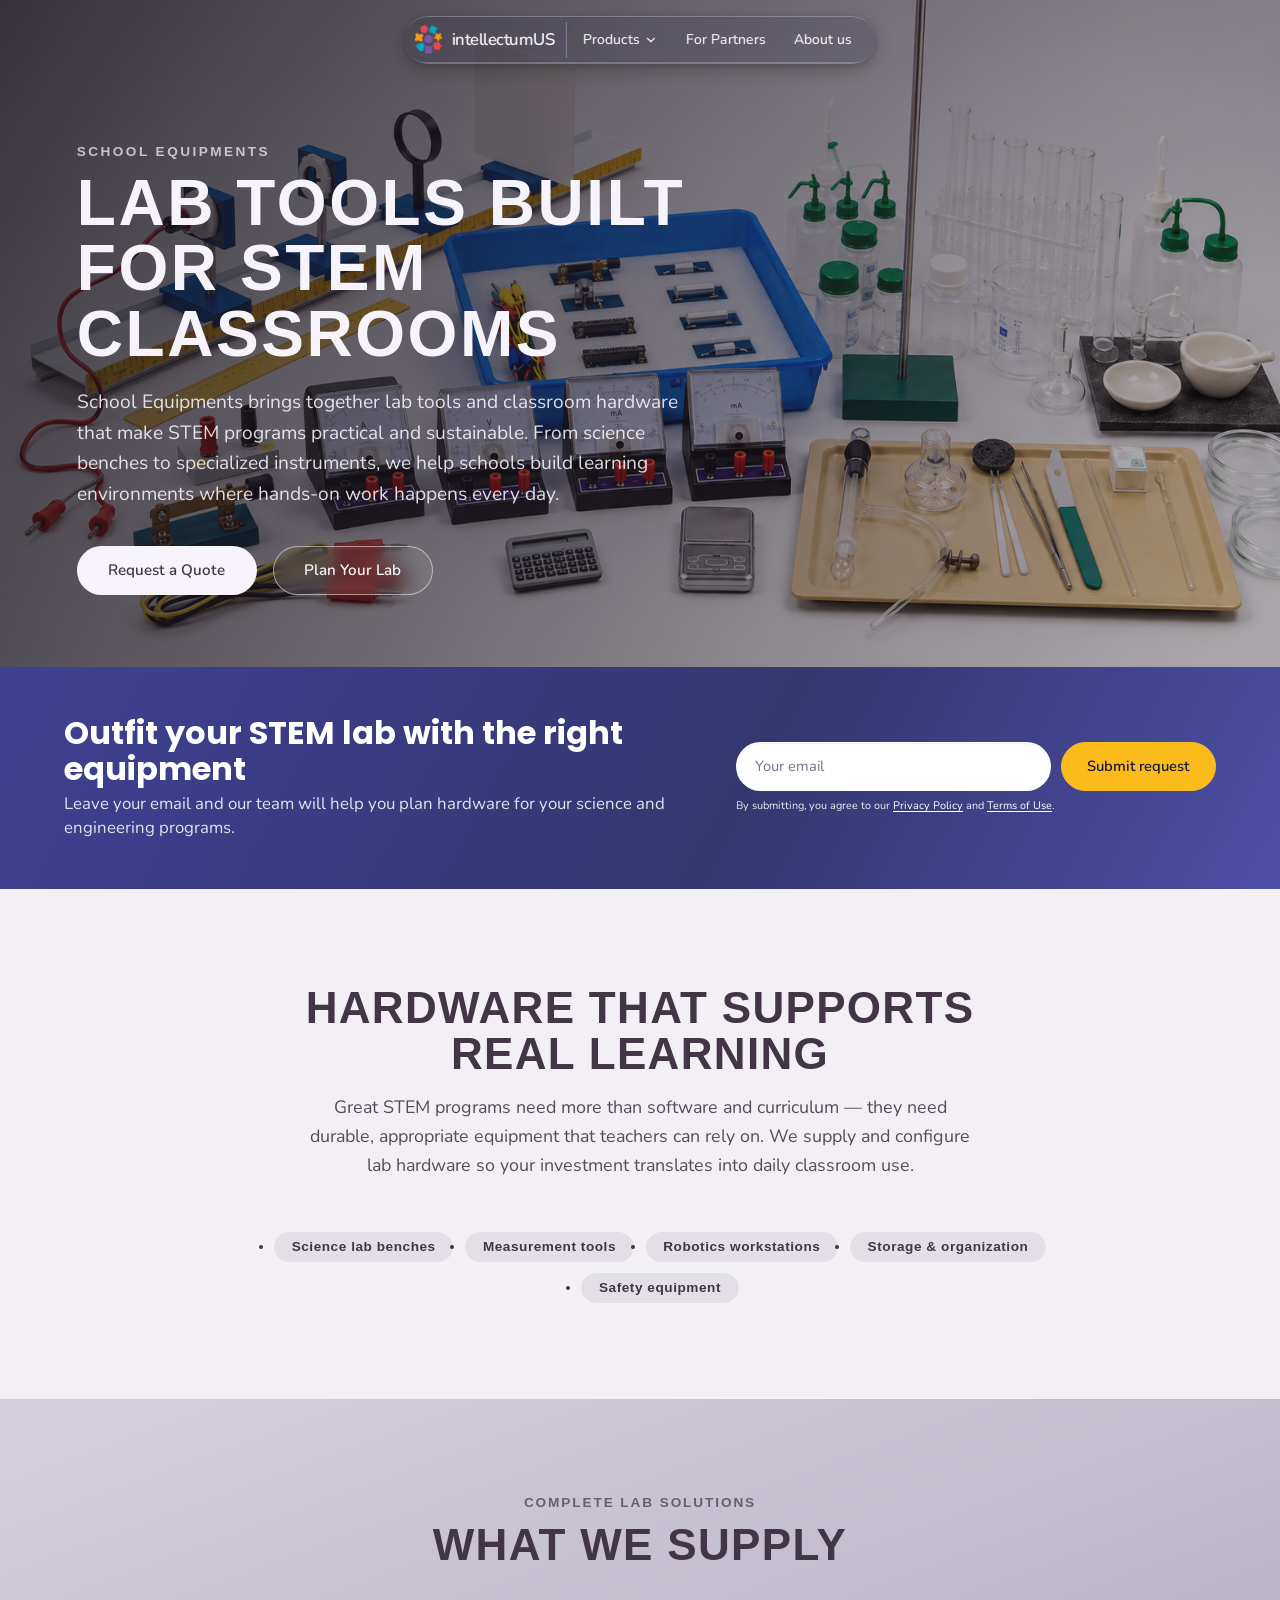
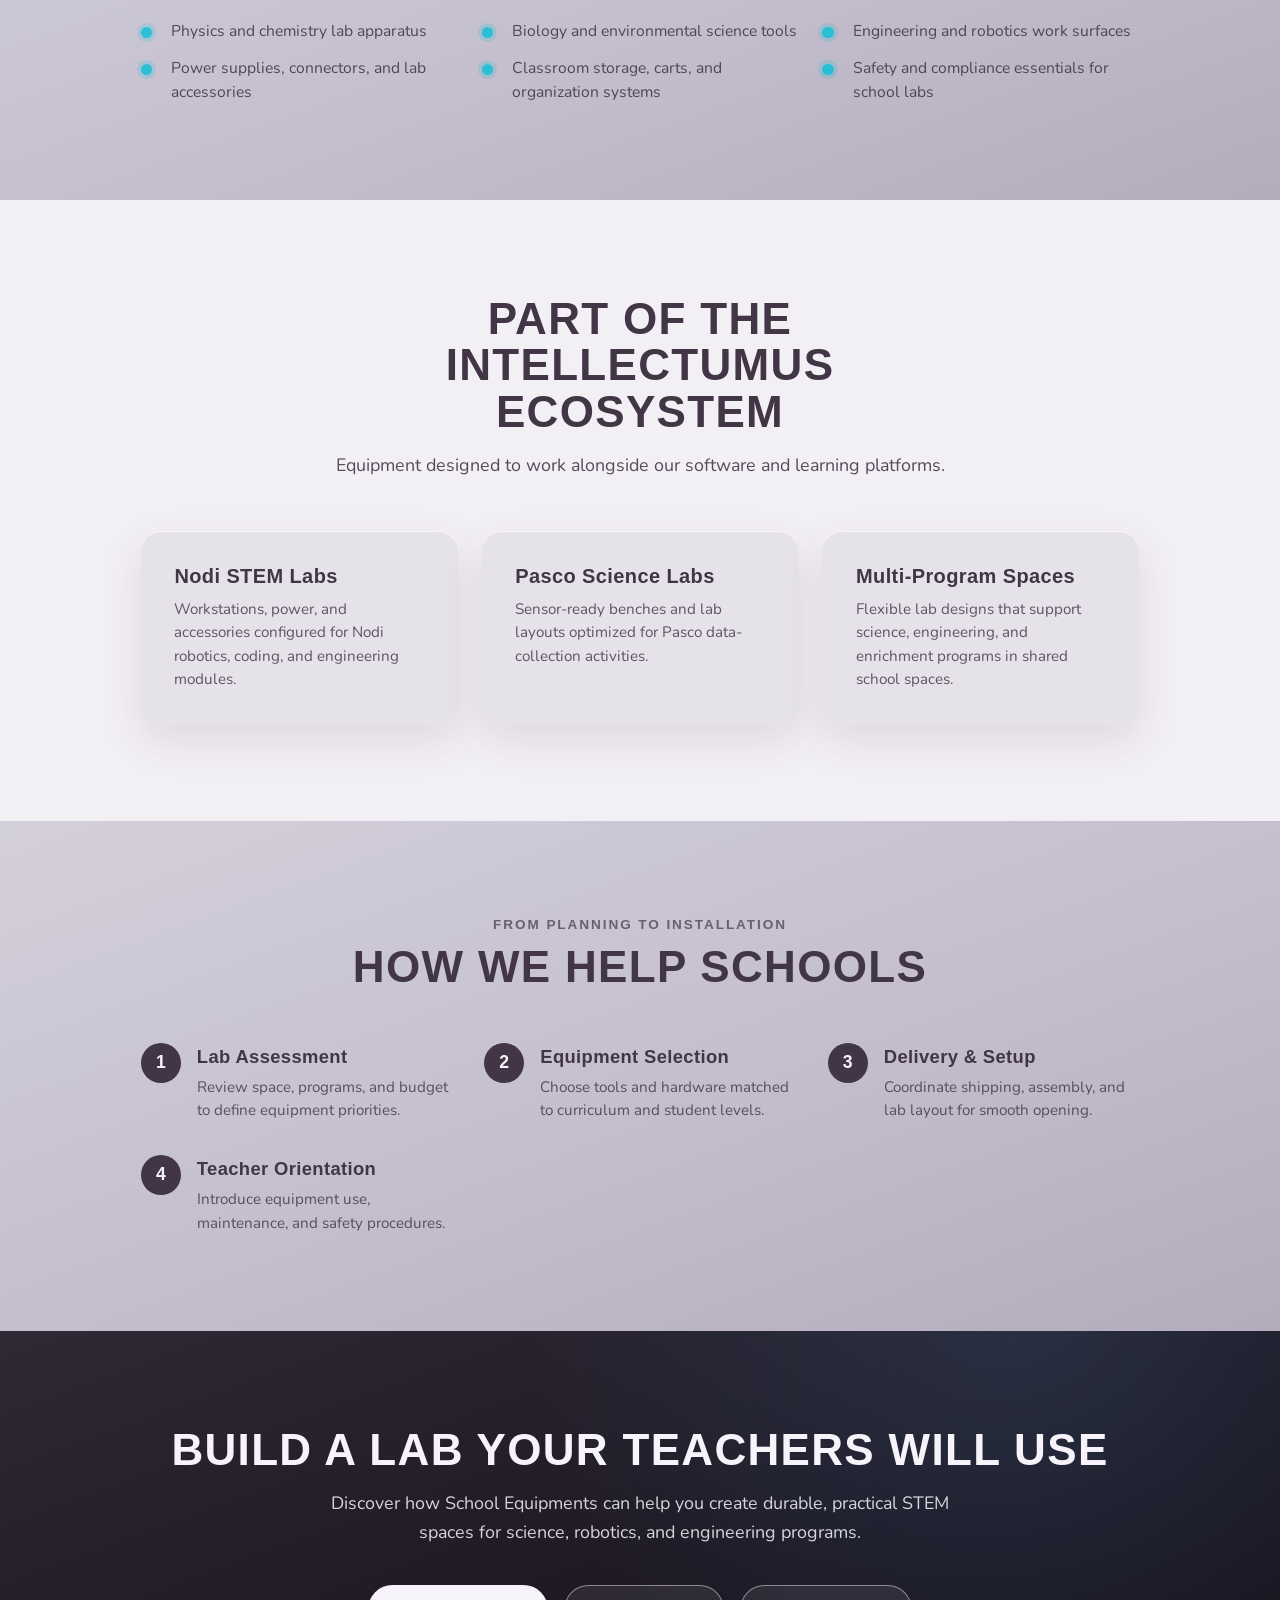
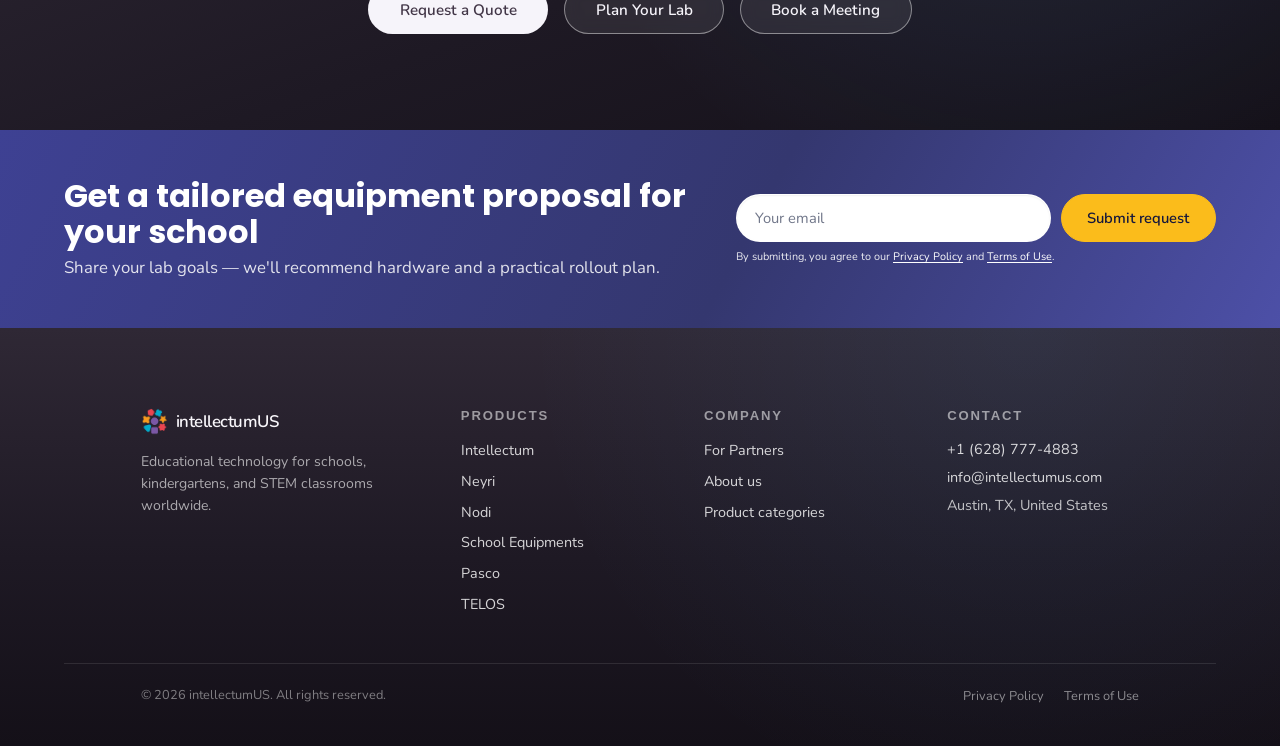
<file: labo.html>
<!DOCTYPE html>
<html lang="en">
  <head>
    <meta charset="UTF-8" />
    <meta name="viewport" content="width=device-width, initial-scale=1.0" />
    <meta name="robots" content="index, follow, max-image-preview:large, max-snippet:-1" />
    <meta name="theme-color" content="#3e4193" />
    <meta name="author" content="intellectumUS LLC" />
    <title>School Equipments — STEM Lab Tools &amp; Classroom Hardware | intellectumUS</title>
    <meta
      name="description"
      content="School Equipments — lab tools and classroom hardware for STEM programs. Complete lab setups, durable instruments, and implementation support for schools."
    />
    <link rel="canonical" href="https://www.intellectumus.com/labo" />
    <meta name="keywords" content="school equipment, STEM lab tools, classroom hardware, science lab setup, lab instruments, intellectumUS" />
    <meta property="og:type" content="website" />
    <meta property="og:title" content="School Equipments — STEM Lab Tools &amp; Classroom Hardware | intellectumUS" />
    <meta property="og:url" content="https://www.intellectumus.com/labo" />
    <meta
      property="og:description"
      content="Lab tools and classroom hardware for STEM programs — complete lab setups with implementation support."
    />
    <meta property="og:site_name" content="intellectumUS" />
    <meta property="og:locale" content="en_US" />
    <meta property="og:image" content="https://www.intellectumus.com/assets/og/og-labo.png" />
    <meta property="og:image:type" content="image/png" />
    <meta property="og:image:width" content="1200" />
    <meta property="og:image:height" content="630" />
    <meta property="og:image:alt" content="School Equipments — Lab Tools and Classroom Hardware" />
    <meta name="twitter:card" content="summary_large_image" />
    <meta name="twitter:title" content="School Equipments — STEM Lab Tools &amp; Classroom Hardware | intellectumUS" />
    <meta
      name="twitter:description"
      content="Lab tools and classroom hardware for STEM programs — complete lab setups with implementation support."
    />
    <meta name="twitter:image" content="https://www.intellectumus.com/assets/og/og-labo.png" />
    <link rel="icon" type="image/svg+xml" href="assets/icon/favicon.svg" />
    <link rel="icon" href="assets/icon/intellectum-128.png" type="image/png" />
    <link rel="apple-touch-icon" href="assets/icon/intellectum-256.png" />
    <link rel="manifest" href="site.webmanifest" />
    <link rel="preconnect" href="https://fonts.googleapis.com" />
    <link rel="preconnect" href="https://fonts.gstatic.com" crossorigin />
    <link
      href="https://fonts.googleapis.com/css2?family=Poppins:ital,wght@0,400;0,500;0,600;0,700;1,500&family=Nunito:wght@400;500;600;700&family=Source+Serif+4:ital,wght@1,400;1,500&display=swap"
      rel="stylesheet"
    />
    <link rel="stylesheet" href="styles.css" />
    <script type="application/ld+json">
      {
        "@context": "https://schema.org",
        "@graph": [
          {
            "@type": "Product",
            "name": "School Equipments",
            "url": "https://www.intellectumus.com/labo",
            "image": "https://www.intellectumus.com/assets/og/og-labo.png",
            "description": "Lab tools and classroom hardware for STEM programs: complete lab setups, durable instruments, and implementation support for schools.",
            "category": "School lab equipment",
            "brand": { "@type": "Brand", "name": "intellectumUS" },
            "manufacturer": {
              "@type": "Organization",
              "name": "intellectumUS",
              "url": "https://www.intellectumus.com/"
            }
          },
          {
            "@type": "BreadcrumbList",
            "itemListElement": [
              { "@type": "ListItem", "position": 1, "name": "Home", "item": "https://www.intellectumus.com/" },
              { "@type": "ListItem", "position": 2, "name": "Products", "item": "https://www.intellectumus.com/#bento-showcase" },
              { "@type": "ListItem", "position": 3, "name": "School Equipments", "item": "https://www.intellectumus.com/labo" }
            ]
          }
        ]
      }
    </script>
  </head>
  <body class="bloom-page is-nav-merged">
    <div class="site-chrome" data-nav-merge="always">
      <a class="site-brand liquid-glass brand" href="/" aria-label="intellectumUS — Home">
        <span class="brand-mark" aria-hidden="true">
          <picture>
            <source srcset="assets/icon/intellectum-128.webp" type="image/webp" />
            <img src="assets/icon/intellectum-128.png" alt="" width="128" height="128" decoding="async" />
          </picture>
        </span>
        <span class="brand-text">intellectumUS</span>
      </a>
      <nav class="site-nav liquid-glass" aria-label="Site">
        <ul class="site-nav__list">
          <li class="site-nav__item site-nav__item--has-menu">
            <button
              class="site-nav__link site-nav__toggle"
              type="button"
              aria-expanded="false"
              aria-haspopup="true"
              data-scroll-href="/#bento-showcase"
            >
              <svg class="site-nav__icon" viewBox="0 0 24 24" fill="none" stroke="currentColor" stroke-width="2" stroke-linecap="round" stroke-linejoin="round" aria-hidden="true">
                <rect x="3" y="3" width="7" height="7" rx="1.5" />
                <rect x="14" y="3" width="7" height="7" rx="1.5" />
                <rect x="3" y="14" width="7" height="7" rx="1.5" />
                <rect x="14" y="14" width="7" height="7" rx="1.5" />
              </svg>
              <span data-i18n="nav.products">Products</span>
              <svg class="site-nav__caret" viewBox="0 0 24 24" fill="none" stroke="currentColor" stroke-width="2" stroke-linecap="round" stroke-linejoin="round" aria-hidden="true">
                <polyline points="6 9 12 15 18 9" />
              </svg>
            </button>
            <ul class="site-nav__dropdown liquid-glass">
              <li><a href="/intellectum" data-i18n="nav.intellectum">Intellectum</a></li>
              <li><a href="/neyri" data-i18n="nav.neyri">Neyri</a></li>
              <li><a href="/nodi" data-i18n="nav.nodi">Nodi</a></li>
              <li><a href="/labo" data-i18n="nav.equipment">School Equipments</a></li>
              <li><a href="/pasco" data-i18n="nav.pasco">Pasco</a></li>
              <li><a href="/telos">TELOS</a></li>
            </ul>
          </li>
          <li>
            <a class="site-nav__link" href="/partners" data-i18n-aria-label="nav.partners" aria-label="For Partners">
              <svg class="site-nav__icon" viewBox="0 0 24 24" fill="none" stroke="currentColor" stroke-width="2" stroke-linecap="round" stroke-linejoin="round" aria-hidden="true">
                <path d="M16 21v-2a4 4 0 0 0-8 0v2" />
                <circle cx="12" cy="7" r="4" />
                <path d="M3 21v-2a4 4 0 0 1 3-3.87" />
                <path d="M21 21v-2a4 4 0 0 0-3-3.87" />
              </svg>
              <span data-i18n="nav.partners">For Partners</span>
            </a>
          </li>
          <li>
            <a class="site-nav__link" href="/about" data-i18n-aria-label="nav.about" aria-label="About us">
              <svg class="site-nav__icon" viewBox="0 0 24 24" fill="none" stroke="currentColor" stroke-width="2" stroke-linecap="round" stroke-linejoin="round" aria-hidden="true">
                <circle cx="12" cy="12" r="9" />
                <path d="M12 16v-4" />
                <path d="M12 8h.01" />
              </svg>
              <span data-i18n="nav.about">About us</span>
            </a>
          </li>
        </ul>
      </nav>
    </div>

    <main class="inner-page">
      <section
        class="inner-page__hero inner-page__hero--media"
        style="--hero-bg: url('assets/labo/bento/labo_25-16.png')"
        aria-labelledby="labo-hero-title"
      >
        <div class="inner-page__hero-inner">
          <p class="inner-page__eyebrow">School Equipments</p>
          <h1 class="inner-page__title" id="labo-hero-title">Lab Tools Built for STEM Classrooms</h1>
          <p class="inner-page__lead">
            School Equipments brings together lab tools and classroom hardware that make STEM programs
            practical and sustainable. From science benches to specialized instruments, we help schools
            build learning environments where hands-on work happens every day.
          </p>
          <div class="inner-hero__actions">
            <a class="inner-hero__btn inner-hero__btn--solid" href="#labo-contact">Request a Quote</a>
            <a class="inner-hero__btn inner-hero__btn--ghost" href="#labo-contact">Plan Your Lab</a>
          </div>
        </div>
      </section>

      <section class="email-cta" aria-labelledby="email-cta-title-hero">
        <div class="email-cta__inner">
          <div class="email-cta__copy">
            <h2 class="email-cta__title" id="email-cta-title-hero" data-i18n="cta.email.labo.hero.title">
              Outfit your STEM lab with the right equipment
            </h2>
            <p class="email-cta__lead" data-i18n="cta.email.labo.hero.lead">
              Leave your email and our team will help you plan hardware for your science and engineering programs.
            </p>
          </div>
          <form
            id="lead-form-hero"
            class="email-cta__form"
            method="post"
            data-lead-form
            data-lead-product="labo"
          >
            <input
              type="text"
              name="company"
              class="lead-form__hp"
              tabindex="-1"
              autocomplete="off"
              aria-hidden="true"
            />
            <div class="email-cta__row">
              <label class="email-cta__field lead-form__field">
                <span class="visually-hidden" data-i18n="form.email">Your email</span>
                <span class="lead-form__control">
                  <input
                    type="email"
                    name="email"
                    placeholder="Your email"
                    autocomplete="email"
                    aria-label="Email"
                    data-i18n-placeholder="form.email"
                    data-i18n-aria-label="form.email"
                  />
                </span>
              </label>
              <button class="lead-form__submit" type="submit" data-i18n="form.submit">
                Submit request
              </button>
            </div>
            <p class="lead-form__consent email-cta__consent">
              By submitting, you agree to our <a href="/privacy">Privacy Policy</a> and
              <a href="/terms">Terms of Use</a>.
            </p>
          </form>
        </div>
      </section>

      <section class="inner-section inner-section--mist" aria-labelledby="labo-intro-title">
        <div class="inner-section__inner">
          <div class="inner-section__head">
            <h2 class="inner-section__title" id="labo-intro-title">Hardware That Supports Real Learning</h2>
            <p class="inner-section__lead">
              Great STEM programs need more than software and curriculum — they need durable, appropriate
              equipment that teachers can rely on. We supply and configure lab hardware so your investment
              translates into daily classroom use.
            </p>
          </div>
          <ul class="tag-row" aria-label="Equipment categories">
            <li class="tag-row__chip">Science lab benches</li>
            <li class="tag-row__chip">Measurement tools</li>
            <li class="tag-row__chip">Robotics workstations</li>
            <li class="tag-row__chip">Storage &amp; organization</li>
            <li class="tag-row__chip">Safety equipment</li>
          </ul>
        </div>
      </section>

      <section class="inner-section inner-section--surface" aria-labelledby="labo-range-title">
        <div class="inner-section__inner">
          <div class="inner-section__head">
            <p class="inner-section__eyebrow">Complete lab solutions</p>
            <h2 class="inner-section__title" id="labo-range-title">What We Supply</h2>
          </div>
          <ul class="check-list">
            <li class="check-list__item">Physics and chemistry lab apparatus</li>
            <li class="check-list__item">Biology and environmental science tools</li>
            <li class="check-list__item">Engineering and robotics work surfaces</li>
            <li class="check-list__item">Power supplies, connectors, and lab accessories</li>
            <li class="check-list__item">Classroom storage, carts, and organization systems</li>
            <li class="check-list__item">Safety and compliance essentials for school labs</li>
          </ul>
        </div>
      </section>

      <section class="inner-section inner-section--mist" aria-labelledby="labo-ecosystem-title">
        <div class="inner-section__inner">
          <div class="inner-section__head">
            <h2 class="inner-section__title" id="labo-ecosystem-title">Part of the intellectumUS Ecosystem</h2>
            <p class="inner-section__lead">Equipment designed to work alongside our software and learning platforms.</p>
          </div>
          <div class="feature-grid">
            <article class="feature-card">
              <h3 class="feature-card__title">Nodi STEM Labs</h3>
              <p class="feature-card__text">
                Workstations, power, and accessories configured for Nodi robotics, coding, and
                engineering modules.
              </p>
            </article>
            <article class="feature-card">
              <h3 class="feature-card__title">Pasco Science Labs</h3>
              <p class="feature-card__text">
                Sensor-ready benches and lab layouts optimized for Pasco data-collection activities.
              </p>
            </article>
            <article class="feature-card">
              <h3 class="feature-card__title">Multi-Program Spaces</h3>
              <p class="feature-card__text">
                Flexible lab designs that support science, engineering, and enrichment programs
                in shared school spaces.
              </p>
            </article>
          </div>
        </div>
      </section>

      <section class="inner-section inner-section--surface" aria-labelledby="labo-impl-title">
        <div class="inner-section__inner">
          <div class="inner-section__head">
            <p class="inner-section__eyebrow">From planning to installation</p>
            <h2 class="inner-section__title" id="labo-impl-title">How We Help Schools</h2>
          </div>
          <ol class="steps-list">
            <li class="steps-list__item">
              <h3 class="steps-list__title">Lab Assessment</h3>
              <p class="steps-list__text">Review space, programs, and budget to define equipment priorities.</p>
            </li>
            <li class="steps-list__item">
              <h3 class="steps-list__title">Equipment Selection</h3>
              <p class="steps-list__text">Choose tools and hardware matched to curriculum and student levels.</p>
            </li>
            <li class="steps-list__item">
              <h3 class="steps-list__title">Delivery &amp; Setup</h3>
              <p class="steps-list__text">Coordinate shipping, assembly, and lab layout for smooth opening.</p>
            </li>
            <li class="steps-list__item">
              <h3 class="steps-list__title">Teacher Orientation</h3>
              <p class="steps-list__text">Introduce equipment use, maintenance, and safety procedures.</p>
            </li>
          </ol>
        </div>
      </section>

      <section class="inner-cta-band inner-section" id="labo-contact" aria-labelledby="labo-cta-title">
        <div class="inner-section__inner">
          <h2 class="inner-section__title" id="labo-cta-title">Build a Lab Your Teachers Will Use</h2>
          <p class="inner-section__lead">
            Discover how School Equipments can help you create durable, practical STEM spaces
            for science, robotics, and engineering programs.
          </p>
          <div class="inner-cta-band__actions">
            <a class="inner-hero__btn inner-hero__btn--solid" href="mailto:info@intellectumus.com">Request a Quote</a>
            <a class="inner-hero__btn inner-hero__btn--ghost" href="mailto:info@intellectumus.com">Plan Your Lab</a>
            <a class="inner-hero__btn inner-hero__btn--ghost" href="tel:+16287774883">Book a Meeting</a>
          </div>
        </div>
      </section>

      <section class="email-cta" aria-labelledby="email-cta-title-footer">
        <div class="email-cta__inner">
          <div class="email-cta__copy">
            <h2 class="email-cta__title" id="email-cta-title-footer" data-i18n="cta.email.labo.footer.title">
              Get a tailored equipment proposal for your school
            </h2>
            <p class="email-cta__lead" data-i18n="cta.email.labo.footer.lead">
              Share your lab goals — we'll recommend hardware and a practical rollout plan.
            </p>
          </div>
          <form
            id="lead-form-footer"
            class="email-cta__form"
            method="post"
            data-lead-form
            data-lead-product="labo"
          >
            <input
              type="text"
              name="company"
              class="lead-form__hp"
              tabindex="-1"
              autocomplete="off"
              aria-hidden="true"
            />
            <div class="email-cta__row">
              <label class="email-cta__field lead-form__field">
                <span class="visually-hidden" data-i18n="form.email">Your email</span>
                <span class="lead-form__control">
                  <input
                    type="email"
                    name="email"
                    placeholder="Your email"
                    autocomplete="email"
                    aria-label="Email"
                    data-i18n-placeholder="form.email"
                    data-i18n-aria-label="form.email"
                  />
                </span>
              </label>
              <button class="lead-form__submit" type="submit" data-i18n="form.submit">
                Submit request
              </button>
            </div>
            <p class="lead-form__consent email-cta__consent">
              By submitting, you agree to our <a href="/privacy">Privacy Policy</a> and
              <a href="/terms">Terms of Use</a>.
            </p>
          </form>
        </div>
      </section>
    </main>

    <footer class="site-footer" aria-labelledby="site-footer-title">
      <div class="site-footer__inner">
        <div class="site-footer__brand">
          <a class="site-footer__logo brand" href="/" aria-label="intellectumUS — Home">
            <span class="brand-mark" aria-hidden="true">
              <picture>
                <source srcset="assets/icon/intellectum-128.webp" type="image/webp" />
                <img src="assets/icon/intellectum-128.png" alt="" width="128" height="128" decoding="async" loading="lazy" />
              </picture>
            </span>
            <span class="brand-text">intellectumUS</span>
          </a>
          <p class="site-footer__tagline" data-i18n="footer.tagline">
            Educational technology for schools, kindergartens, and STEM classrooms worldwide.
          </p>
        </div>
        <nav class="site-footer__nav" aria-label="Footer products">
          <h2 class="site-footer__heading" id="site-footer-title" data-i18n="footer.products">Products</h2>
          <ul class="site-footer__list">
            <li><a href="/intellectum" data-i18n="nav.intellectum">Intellectum</a></li>
            <li><a href="/neyri" data-i18n="nav.neyri">Neyri</a></li>
            <li><a href="/nodi" data-i18n="nav.nodi">Nodi</a></li>
            <li><a href="/labo" data-i18n="nav.equipment">School Equipments</a></li>
            <li><a href="/pasco" data-i18n="nav.pasco">Pasco</a></li>
            <li><a href="/telos">TELOS</a></li>
          </ul>
        </nav>
        <nav class="site-footer__nav" aria-label="Footer company">
          <h2 class="site-footer__heading" data-i18n="footer.company">Company</h2>
          <ul class="site-footer__list">
            <li><a href="/partners" data-i18n="nav.partners">For Partners</a></li>
            <li><a href="/about" data-i18n="nav.about">About us</a></li>
            <li><a href="/#bento-showcase" data-i18n="footer.categories">Product categories</a></li>
          </ul>
        </nav>
        <div class="site-footer__contact">
          <h2 class="site-footer__heading" data-i18n="footer.contact">Contact</h2>
          <p class="site-footer__contact-line">
            <a href="tel:+16287774883">+1 (628) 777-4883</a>
          </p>
          <p class="site-footer__contact-line">
            <a href="mailto:info@intellectumus.com">info@intellectumus.com</a>
          </p>
          <p class="site-footer__contact-line" data-i18n="footer.location">
            Austin, TX, United States
          </p>
        </div>
      </div>
      <div class="site-footer__bar">
        <p class="site-footer__copyright" data-i18n="footer.copyright">© 2026 intellectumUS. All rights reserved.</p>
        <ul class="site-footer__legal">
          <li><a href="/privacy" data-i18n="footer.privacy">Privacy Policy</a></li>
          <li><a href="/terms" data-i18n="footer.terms">Terms of Use</a></li>
        </ul>
      </div>
    </footer>

    <script defer src="js/config.js"></script>
    <script defer src="js/track.js"></script>
    <script defer src="js/i18n.js"></script>
    <script defer src="js/app.js"></script>
  </body>
</html>
</file>
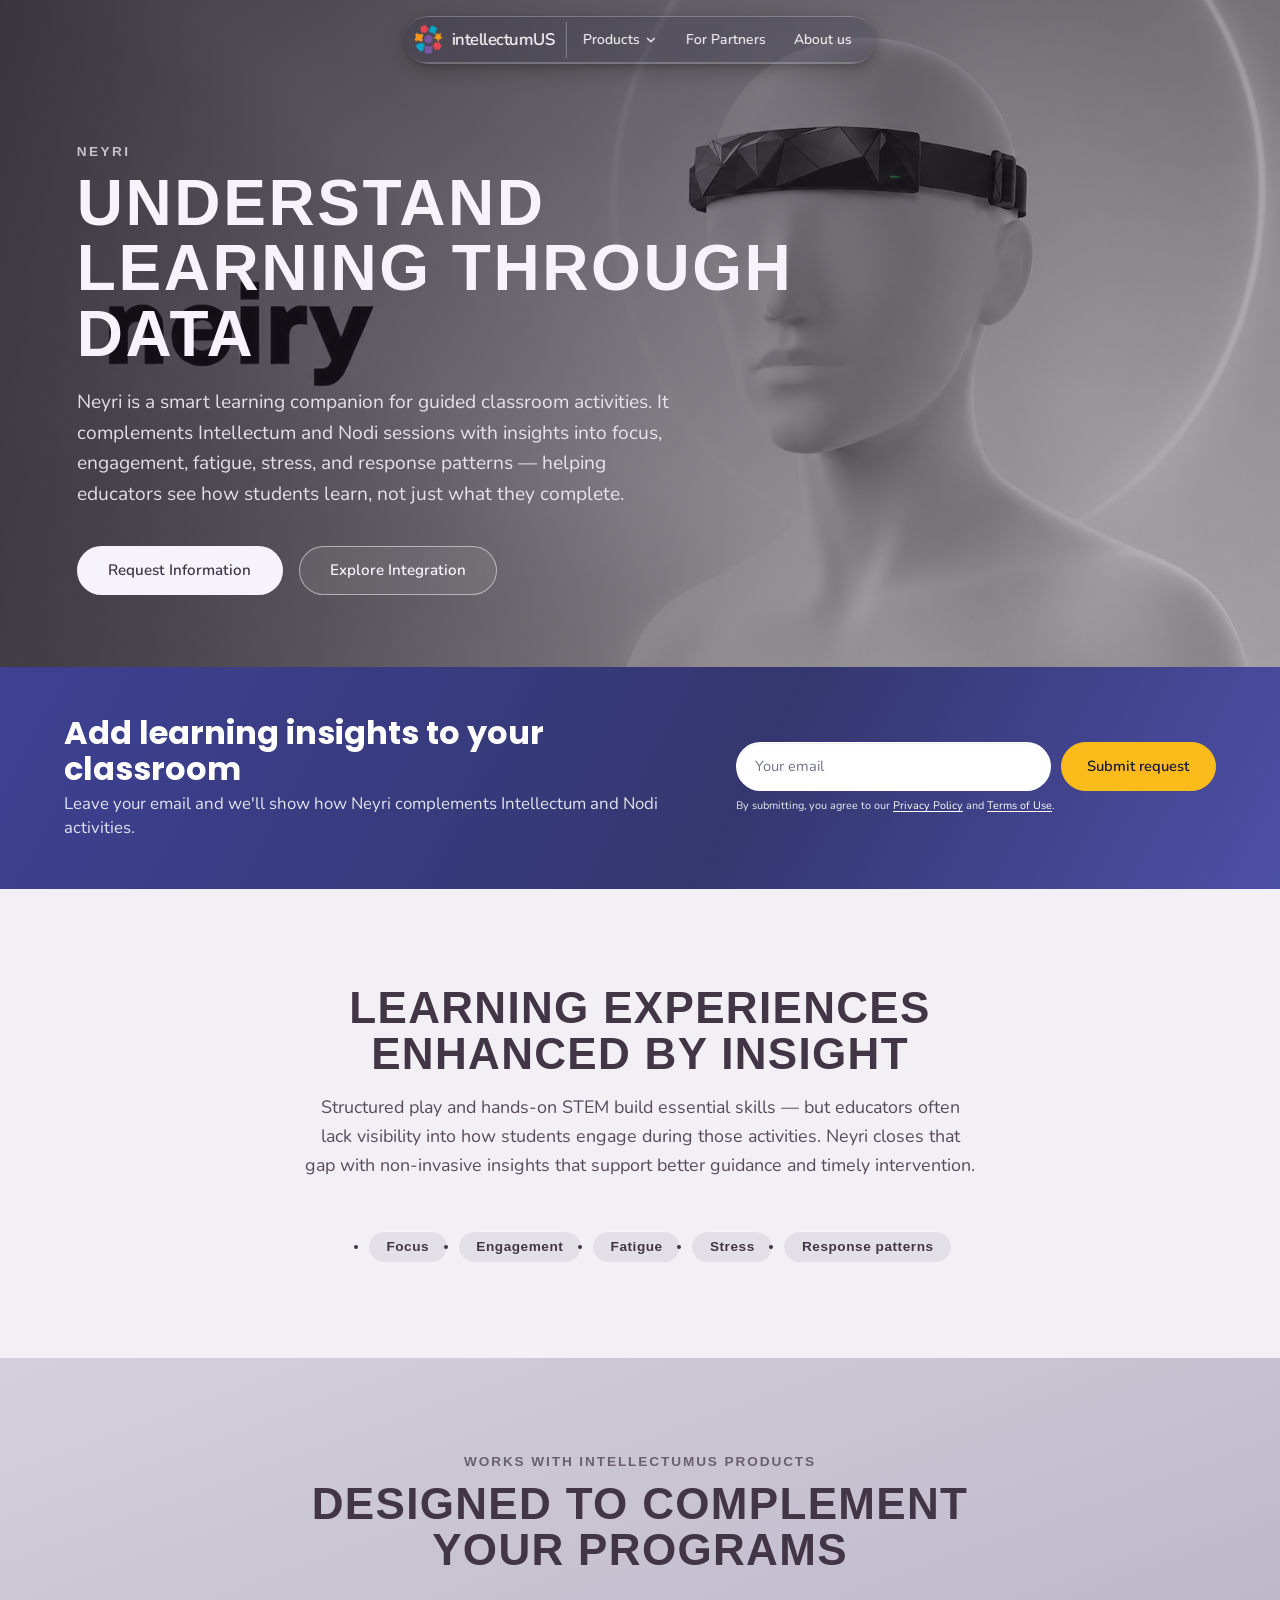
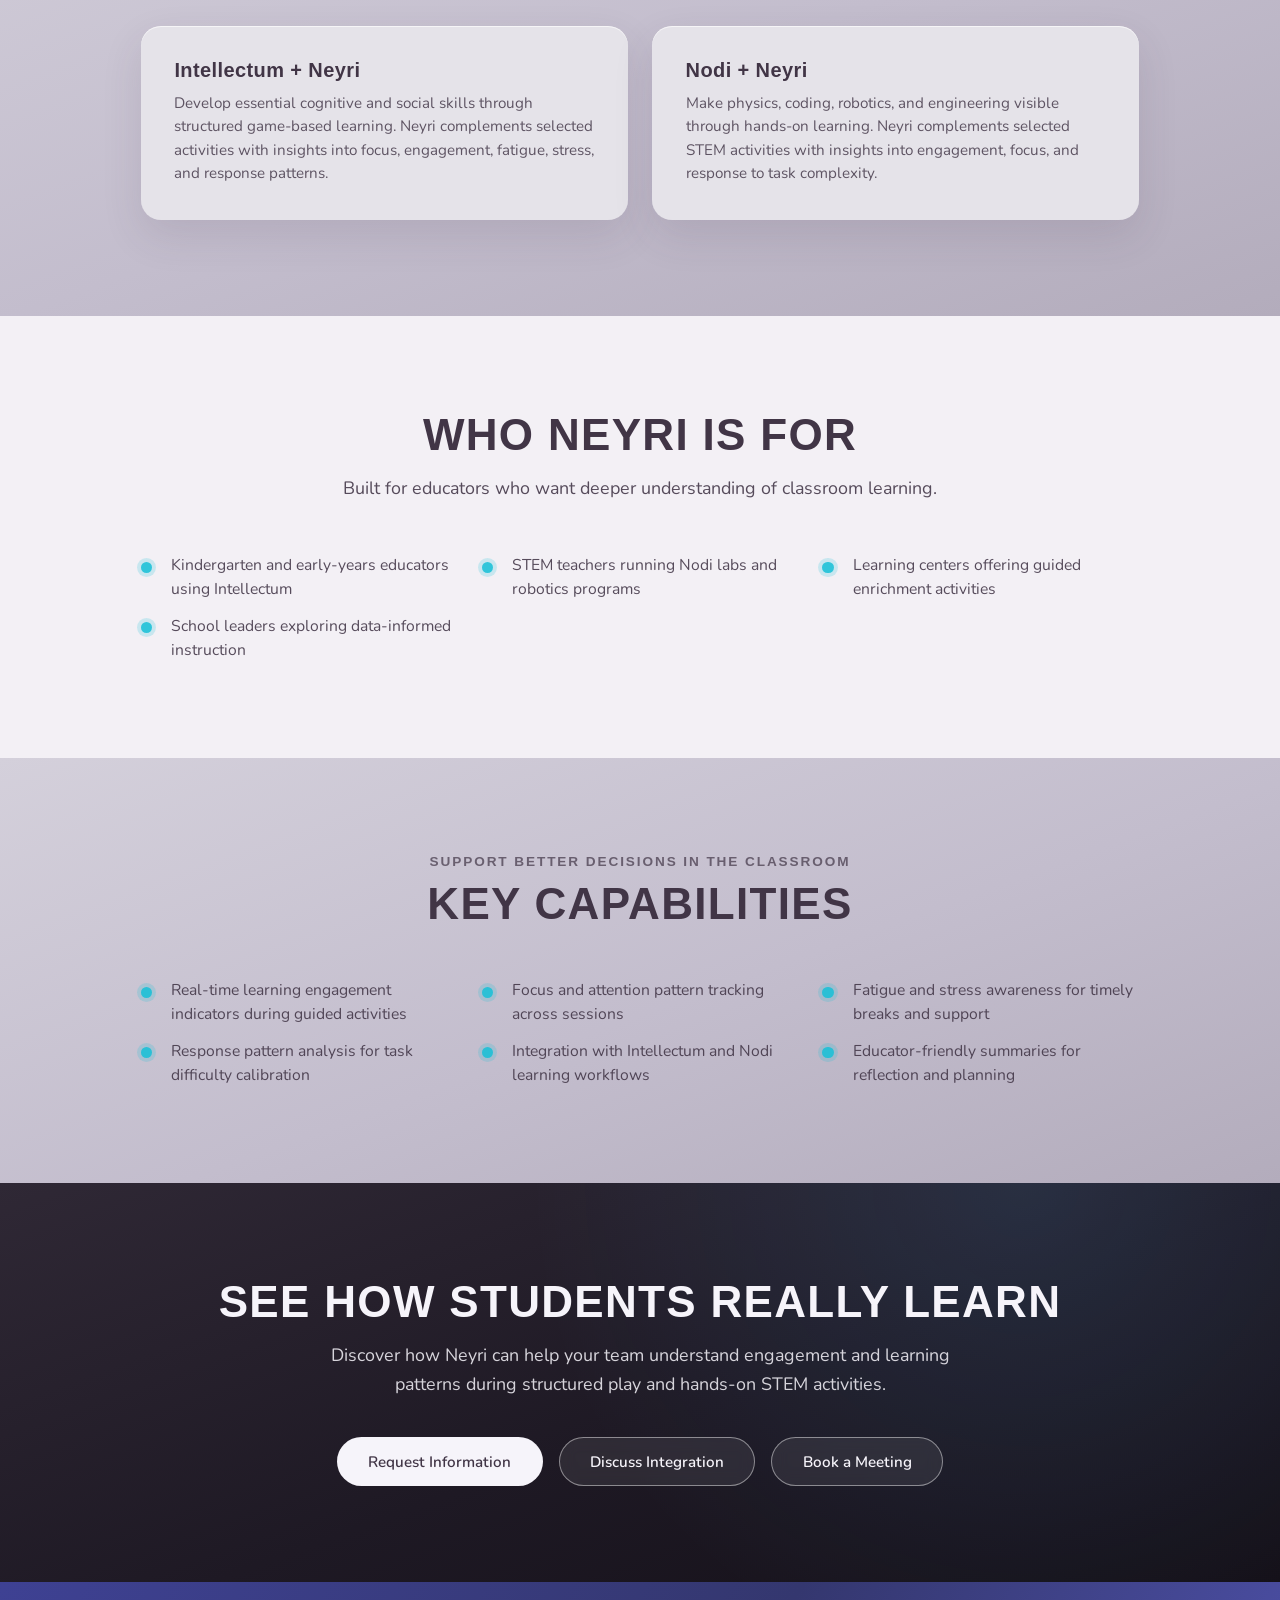
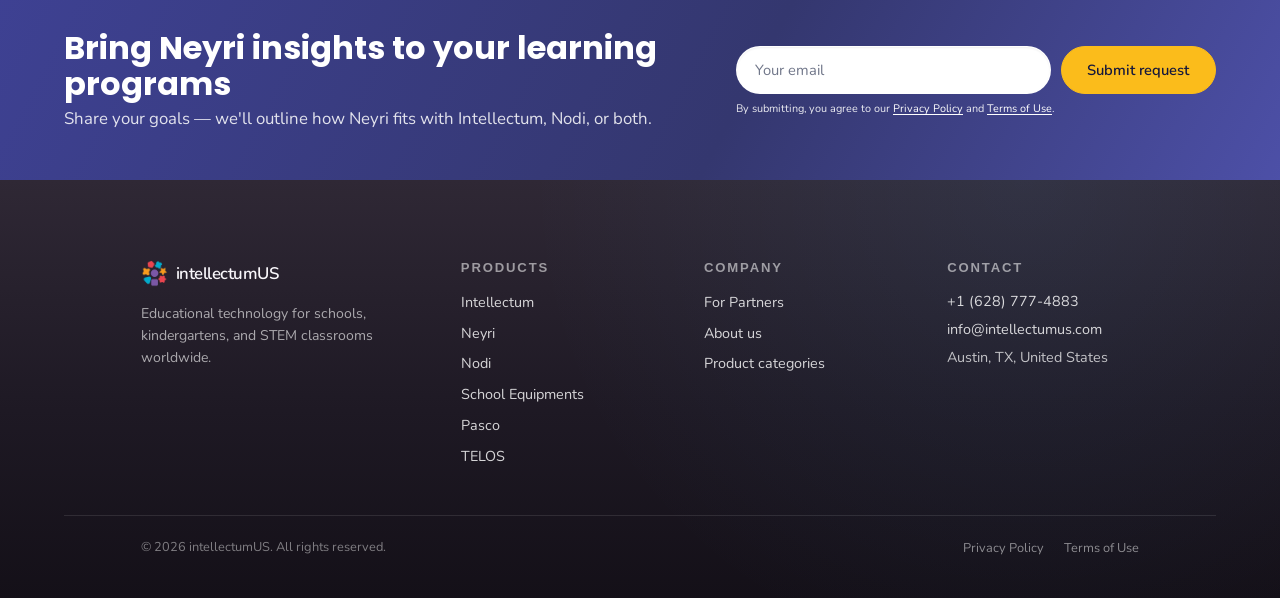
<file: neyri.html>
<!DOCTYPE html>
<html lang="en">
  <head>
    <meta charset="UTF-8" />
    <meta name="viewport" content="width=device-width, initial-scale=1.0" />
    <meta name="robots" content="index, follow, max-image-preview:large, max-snippet:-1" />
    <meta name="theme-color" content="#3e4193" />
    <meta name="author" content="intellectumUS LLC" />
    <title>Neyri — Smart Learning Companion &amp; Classroom Insights | intellectumUS</title>
    <meta
      name="description"
      content="Neyri — a smart learning companion for guided classroom activities. Gain insights into focus, engagement, and learning patterns during Intellectum and Nodi sessions."
    />
    <link rel="canonical" href="https://www.intellectumus.com/neyri" />
    <meta name="keywords" content="Neyri, learning analytics, classroom insights, student engagement, smart learning companion, intellectumUS" />
    <meta property="og:type" content="website" />
    <meta property="og:title" content="Neyri — Smart Learning Companion &amp; Classroom Insights | intellectumUS" />
    <meta property="og:url" content="https://www.intellectumus.com/neyri" />
    <meta
      property="og:description"
      content="Smart learning companion for guided classroom activities — understand focus, engagement, and response patterns during learning."
    />
    <meta property="og:site_name" content="intellectumUS" />
    <meta property="og:locale" content="en_US" />
    <meta property="og:image" content="https://www.intellectumus.com/assets/og/og-neyri.png" />
    <meta property="og:image:type" content="image/png" />
    <meta property="og:image:width" content="1200" />
    <meta property="og:image:height" content="630" />
    <meta property="og:image:alt" content="Neyri — Smart Learning Companion" />
    <meta name="twitter:card" content="summary_large_image" />
    <meta name="twitter:title" content="Neyri — Smart Learning Companion &amp; Classroom Insights | intellectumUS" />
    <meta
      name="twitter:description"
      content="Smart learning companion for guided classroom activities — understand focus, engagement, and response patterns during learning."
    />
    <meta name="twitter:image" content="https://www.intellectumus.com/assets/og/og-neyri.png" />
    <link rel="icon" type="image/svg+xml" href="assets/icon/favicon.svg" />
    <link rel="icon" href="assets/icon/intellectum-128.png" type="image/png" />
    <link rel="apple-touch-icon" href="assets/icon/intellectum-256.png" />
    <link rel="manifest" href="site.webmanifest" />
    <link rel="preconnect" href="https://fonts.googleapis.com" />
    <link rel="preconnect" href="https://fonts.gstatic.com" crossorigin />
    <link
      href="https://fonts.googleapis.com/css2?family=Poppins:ital,wght@0,400;0,500;0,600;0,700;1,500&family=Nunito:wght@400;500;600;700&family=Source+Serif+4:ital,wght@1,400;1,500&display=swap"
      rel="stylesheet"
    />
    <link rel="stylesheet" href="styles.css" />
    <script type="application/ld+json">
      {
        "@context": "https://schema.org",
        "@graph": [
          {
            "@type": "SoftwareApplication",
            "name": "Neyri",
            "url": "https://www.intellectumus.com/neyri",
            "image": "https://www.intellectumus.com/assets/og/og-neyri.png",
            "description": "Neyri is a smart learning companion for guided classroom activities, giving insight into focus, engagement, and learning patterns during Intellectum and Nodi sessions.",
            "applicationCategory": "EducationalApplication",
            "operatingSystem": "Web",
            "brand": { "@type": "Brand", "name": "intellectumUS" },
            "publisher": {
              "@type": "Organization",
              "name": "intellectumUS",
              "url": "https://www.intellectumus.com/"
            }
          },
          {
            "@type": "BreadcrumbList",
            "itemListElement": [
              { "@type": "ListItem", "position": 1, "name": "Home", "item": "https://www.intellectumus.com/" },
              { "@type": "ListItem", "position": 2, "name": "Products", "item": "https://www.intellectumus.com/#bento-showcase" },
              { "@type": "ListItem", "position": 3, "name": "Neyri", "item": "https://www.intellectumus.com/neyri" }
            ]
          }
        ]
      }
    </script>
  </head>
  <body class="bloom-page is-nav-merged">
    <div class="site-chrome" data-nav-merge="always">
      <a class="site-brand liquid-glass brand" href="/" aria-label="intellectumUS — Home">
        <span class="brand-mark" aria-hidden="true">
          <picture>
            <source srcset="assets/icon/intellectum-128.webp" type="image/webp" />
            <img src="assets/icon/intellectum-128.png" alt="" width="128" height="128" decoding="async" />
          </picture>
        </span>
        <span class="brand-text">intellectumUS</span>
      </a>
      <nav class="site-nav liquid-glass" aria-label="Site">
        <ul class="site-nav__list">
          <li class="site-nav__item site-nav__item--has-menu">
            <button
              class="site-nav__link site-nav__toggle"
              type="button"
              aria-expanded="false"
              aria-haspopup="true"
              data-scroll-href="/#bento-showcase"
            >
              <svg class="site-nav__icon" viewBox="0 0 24 24" fill="none" stroke="currentColor" stroke-width="2" stroke-linecap="round" stroke-linejoin="round" aria-hidden="true">
                <rect x="3" y="3" width="7" height="7" rx="1.5" />
                <rect x="14" y="3" width="7" height="7" rx="1.5" />
                <rect x="3" y="14" width="7" height="7" rx="1.5" />
                <rect x="14" y="14" width="7" height="7" rx="1.5" />
              </svg>
              <span data-i18n="nav.products">Products</span>
              <svg class="site-nav__caret" viewBox="0 0 24 24" fill="none" stroke="currentColor" stroke-width="2" stroke-linecap="round" stroke-linejoin="round" aria-hidden="true">
                <polyline points="6 9 12 15 18 9" />
              </svg>
            </button>
            <ul class="site-nav__dropdown liquid-glass">
              <li><a href="/intellectum" data-i18n="nav.intellectum">Intellectum</a></li>
              <li><a href="/neyri" data-i18n="nav.neyri">Neyri</a></li>
              <li><a href="/nodi" data-i18n="nav.nodi">Nodi</a></li>
              <li><a href="/labo" data-i18n="nav.equipment">School Equipments</a></li>
              <li><a href="/pasco" data-i18n="nav.pasco">Pasco</a></li>
              <li><a href="/telos">TELOS</a></li>
            </ul>
          </li>
          <li>
            <a class="site-nav__link" href="/partners" data-i18n-aria-label="nav.partners" aria-label="For Partners">
              <svg class="site-nav__icon" viewBox="0 0 24 24" fill="none" stroke="currentColor" stroke-width="2" stroke-linecap="round" stroke-linejoin="round" aria-hidden="true">
                <path d="M16 21v-2a4 4 0 0 0-8 0v2" />
                <circle cx="12" cy="7" r="4" />
                <path d="M3 21v-2a4 4 0 0 1 3-3.87" />
                <path d="M21 21v-2a4 4 0 0 0-3-3.87" />
              </svg>
              <span data-i18n="nav.partners">For Partners</span>
            </a>
          </li>
          <li>
            <a class="site-nav__link" href="/about" data-i18n-aria-label="nav.about" aria-label="About us">
              <svg class="site-nav__icon" viewBox="0 0 24 24" fill="none" stroke="currentColor" stroke-width="2" stroke-linecap="round" stroke-linejoin="round" aria-hidden="true">
                <circle cx="12" cy="12" r="9" />
                <path d="M12 16v-4" />
                <path d="M12 8h.01" />
              </svg>
              <span data-i18n="nav.about">About us</span>
            </a>
          </li>
        </ul>
      </nav>
    </div>

    <main class="inner-page">
      <section
        class="inner-page__hero inner-page__hero--media"
        style="--hero-bg: url('assets/neiry/bento/neyri_25-16.png')"
        aria-labelledby="neyri-hero-title"
      >
        <div class="inner-page__hero-inner">
          <p class="inner-page__eyebrow">Neyri</p>
          <h1 class="inner-page__title" id="neyri-hero-title">Understand Learning Through Data</h1>
          <p class="inner-page__lead">
            Neyri is a smart learning companion for guided classroom activities. It complements
            Intellectum and Nodi sessions with insights into focus, engagement, fatigue, stress,
            and response patterns — helping educators see how students learn, not just what they complete.
          </p>
          <div class="inner-hero__actions">
            <a class="inner-hero__btn inner-hero__btn--solid" href="#neyri-contact">Request Information</a>
            <a class="inner-hero__btn inner-hero__btn--ghost" href="#neyri-contact">Explore Integration</a>
          </div>
        </div>
      </section>

      <section class="email-cta" aria-labelledby="email-cta-title-hero">
        <div class="email-cta__inner">
          <div class="email-cta__copy">
            <h2 class="email-cta__title" id="email-cta-title-hero" data-i18n="cta.email.neyri.hero.title">
              Add learning insights to your classroom
            </h2>
            <p class="email-cta__lead" data-i18n="cta.email.neyri.hero.lead">
              Leave your email and we'll show how Neyri complements Intellectum and Nodi activities.
            </p>
          </div>
          <form
            id="lead-form-hero"
            class="email-cta__form"
            method="post"
            data-lead-form
            data-lead-product="neyri"
          >
            <input
              type="text"
              name="company"
              class="lead-form__hp"
              tabindex="-1"
              autocomplete="off"
              aria-hidden="true"
            />
            <div class="email-cta__row">
              <label class="email-cta__field lead-form__field">
                <span class="visually-hidden" data-i18n="form.email">Your email</span>
                <span class="lead-form__control">
                  <input
                    type="email"
                    name="email"
                    placeholder="Your email"
                    autocomplete="email"
                    aria-label="Email"
                    data-i18n-placeholder="form.email"
                    data-i18n-aria-label="form.email"
                  />
                </span>
              </label>
              <button class="lead-form__submit" type="submit" data-i18n="form.submit">
                Submit request
              </button>
            </div>
            <p class="lead-form__consent email-cta__consent">
              By submitting, you agree to our <a href="/privacy">Privacy Policy</a> and
              <a href="/terms">Terms of Use</a>.
            </p>
          </form>
        </div>
      </section>

      <section class="inner-section inner-section--mist" aria-labelledby="neyri-intro-title">
        <div class="inner-section__inner">
          <div class="inner-section__head">
            <h2 class="inner-section__title" id="neyri-intro-title">Learning Experiences Enhanced by Insight</h2>
            <p class="inner-section__lead">
              Structured play and hands-on STEM build essential skills — but educators often lack
              visibility into how students engage during those activities. Neyri closes that gap
              with non-invasive insights that support better guidance and timely intervention.
            </p>
          </div>
          <ul class="tag-row" aria-label="What Neyri measures">
            <li class="tag-row__chip">Focus</li>
            <li class="tag-row__chip">Engagement</li>
            <li class="tag-row__chip">Fatigue</li>
            <li class="tag-row__chip">Stress</li>
            <li class="tag-row__chip">Response patterns</li>
          </ul>
        </div>
      </section>

      <section class="inner-section inner-section--surface" aria-labelledby="neyri-pairs-title">
        <div class="inner-section__inner">
          <div class="inner-section__head">
            <p class="inner-section__eyebrow">Works with intellectumUS products</p>
            <h2 class="inner-section__title" id="neyri-pairs-title">Designed to Complement Your Programs</h2>
          </div>
          <div class="feature-grid">
            <article class="feature-card">
              <h3 class="feature-card__title">Intellectum + Neyri</h3>
              <p class="feature-card__text">
                Develop essential cognitive and social skills through structured game-based learning.
                Neyri complements selected activities with insights into focus, engagement, fatigue,
                stress, and response patterns.
              </p>
            </article>
            <article class="feature-card">
              <h3 class="feature-card__title">Nodi + Neyri</h3>
              <p class="feature-card__text">
                Make physics, coding, robotics, and engineering visible through hands-on learning.
                Neyri complements selected STEM activities with insights into engagement, focus,
                and response to task complexity.
              </p>
            </article>
          </div>
        </div>
      </section>

      <section class="inner-section inner-section--mist" aria-labelledby="neyri-who-title">
        <div class="inner-section__inner">
          <div class="inner-section__head">
            <h2 class="inner-section__title" id="neyri-who-title">Who Neyri Is For</h2>
            <p class="inner-section__lead">Built for educators who want deeper understanding of classroom learning.</p>
          </div>
          <ul class="check-list">
            <li class="check-list__item">Kindergarten and early-years educators using Intellectum</li>
            <li class="check-list__item">STEM teachers running Nodi labs and robotics programs</li>
            <li class="check-list__item">Learning centers offering guided enrichment activities</li>
            <li class="check-list__item">School leaders exploring data-informed instruction</li>
          </ul>
        </div>
      </section>

      <section class="inner-section inner-section--surface" aria-labelledby="neyri-features-title">
        <div class="inner-section__inner">
          <div class="inner-section__head">
            <p class="inner-section__eyebrow">Support better decisions in the classroom</p>
            <h2 class="inner-section__title" id="neyri-features-title">Key Capabilities</h2>
          </div>
          <ul class="check-list">
            <li class="check-list__item">Real-time learning engagement indicators during guided activities</li>
            <li class="check-list__item">Focus and attention pattern tracking across sessions</li>
            <li class="check-list__item">Fatigue and stress awareness for timely breaks and support</li>
            <li class="check-list__item">Response pattern analysis for task difficulty calibration</li>
            <li class="check-list__item">Integration with Intellectum and Nodi learning workflows</li>
            <li class="check-list__item">Educator-friendly summaries for reflection and planning</li>
          </ul>
        </div>
      </section>

      <section class="inner-cta-band inner-section" id="neyri-contact" aria-labelledby="neyri-cta-title">
        <div class="inner-section__inner">
          <h2 class="inner-section__title" id="neyri-cta-title">See How Students Really Learn</h2>
          <p class="inner-section__lead">
            Discover how Neyri can help your team understand engagement and learning patterns
            during structured play and hands-on STEM activities.
          </p>
          <div class="inner-cta-band__actions">
            <a class="inner-hero__btn inner-hero__btn--solid" href="mailto:info@intellectumus.com">Request Information</a>
            <a class="inner-hero__btn inner-hero__btn--ghost" href="mailto:info@intellectumus.com">Discuss Integration</a>
            <a class="inner-hero__btn inner-hero__btn--ghost" href="tel:+16287774883">Book a Meeting</a>
          </div>
        </div>
      </section>

      <section class="email-cta" aria-labelledby="email-cta-title-footer">
        <div class="email-cta__inner">
          <div class="email-cta__copy">
            <h2 class="email-cta__title" id="email-cta-title-footer" data-i18n="cta.email.neyri.footer.title">
              Bring Neyri insights to your learning programs
            </h2>
            <p class="email-cta__lead" data-i18n="cta.email.neyri.footer.lead">
              Share your goals — we'll outline how Neyri fits with Intellectum, Nodi, or both.
            </p>
          </div>
          <form
            id="lead-form-footer"
            class="email-cta__form"
            method="post"
            data-lead-form
            data-lead-product="neyri"
          >
            <input
              type="text"
              name="company"
              class="lead-form__hp"
              tabindex="-1"
              autocomplete="off"
              aria-hidden="true"
            />
            <div class="email-cta__row">
              <label class="email-cta__field lead-form__field">
                <span class="visually-hidden" data-i18n="form.email">Your email</span>
                <span class="lead-form__control">
                  <input
                    type="email"
                    name="email"
                    placeholder="Your email"
                    autocomplete="email"
                    aria-label="Email"
                    data-i18n-placeholder="form.email"
                    data-i18n-aria-label="form.email"
                  />
                </span>
              </label>
              <button class="lead-form__submit" type="submit" data-i18n="form.submit">
                Submit request
              </button>
            </div>
            <p class="lead-form__consent email-cta__consent">
              By submitting, you agree to our <a href="/privacy">Privacy Policy</a> and
              <a href="/terms">Terms of Use</a>.
            </p>
          </form>
        </div>
      </section>
    </main>

    <footer class="site-footer" aria-labelledby="site-footer-title">
      <div class="site-footer__inner">
        <div class="site-footer__brand">
          <a class="site-footer__logo brand" href="/" aria-label="intellectumUS — Home">
            <span class="brand-mark" aria-hidden="true">
              <picture>
                <source srcset="assets/icon/intellectum-128.webp" type="image/webp" />
                <img src="assets/icon/intellectum-128.png" alt="" width="128" height="128" decoding="async" loading="lazy" />
              </picture>
            </span>
            <span class="brand-text">intellectumUS</span>
          </a>
          <p class="site-footer__tagline" data-i18n="footer.tagline">
            Educational technology for schools, kindergartens, and STEM classrooms worldwide.
          </p>
        </div>
        <nav class="site-footer__nav" aria-label="Footer products">
          <h2 class="site-footer__heading" id="site-footer-title" data-i18n="footer.products">Products</h2>
          <ul class="site-footer__list">
            <li><a href="/intellectum" data-i18n="nav.intellectum">Intellectum</a></li>
            <li><a href="/neyri" data-i18n="nav.neyri">Neyri</a></li>
            <li><a href="/nodi" data-i18n="nav.nodi">Nodi</a></li>
            <li><a href="/labo" data-i18n="nav.equipment">School Equipments</a></li>
            <li><a href="/pasco" data-i18n="nav.pasco">Pasco</a></li>
            <li><a href="/telos">TELOS</a></li>
          </ul>
        </nav>
        <nav class="site-footer__nav" aria-label="Footer company">
          <h2 class="site-footer__heading" data-i18n="footer.company">Company</h2>
          <ul class="site-footer__list">
            <li><a href="/partners" data-i18n="nav.partners">For Partners</a></li>
            <li><a href="/about" data-i18n="nav.about">About us</a></li>
            <li><a href="/#bento-showcase" data-i18n="footer.categories">Product categories</a></li>
          </ul>
        </nav>
        <div class="site-footer__contact">
          <h2 class="site-footer__heading" data-i18n="footer.contact">Contact</h2>
          <p class="site-footer__contact-line">
            <a href="tel:+16287774883">+1 (628) 777-4883</a>
          </p>
          <p class="site-footer__contact-line">
            <a href="mailto:info@intellectumus.com">info@intellectumus.com</a>
          </p>
          <p class="site-footer__contact-line" data-i18n="footer.location">
            Austin, TX, United States
          </p>
        </div>
      </div>
      <div class="site-footer__bar">
        <p class="site-footer__copyright" data-i18n="footer.copyright">© 2026 intellectumUS. All rights reserved.</p>
        <ul class="site-footer__legal">
          <li><a href="/privacy" data-i18n="footer.privacy">Privacy Policy</a></li>
          <li><a href="/terms" data-i18n="footer.terms">Terms of Use</a></li>
        </ul>
      </div>
    </footer>

    <script defer src="js/config.js"></script>
    <script defer src="js/track.js"></script>
    <script defer src="js/i18n.js"></script>
    <script defer src="js/app.js"></script>
  </body>
</html>
</file>
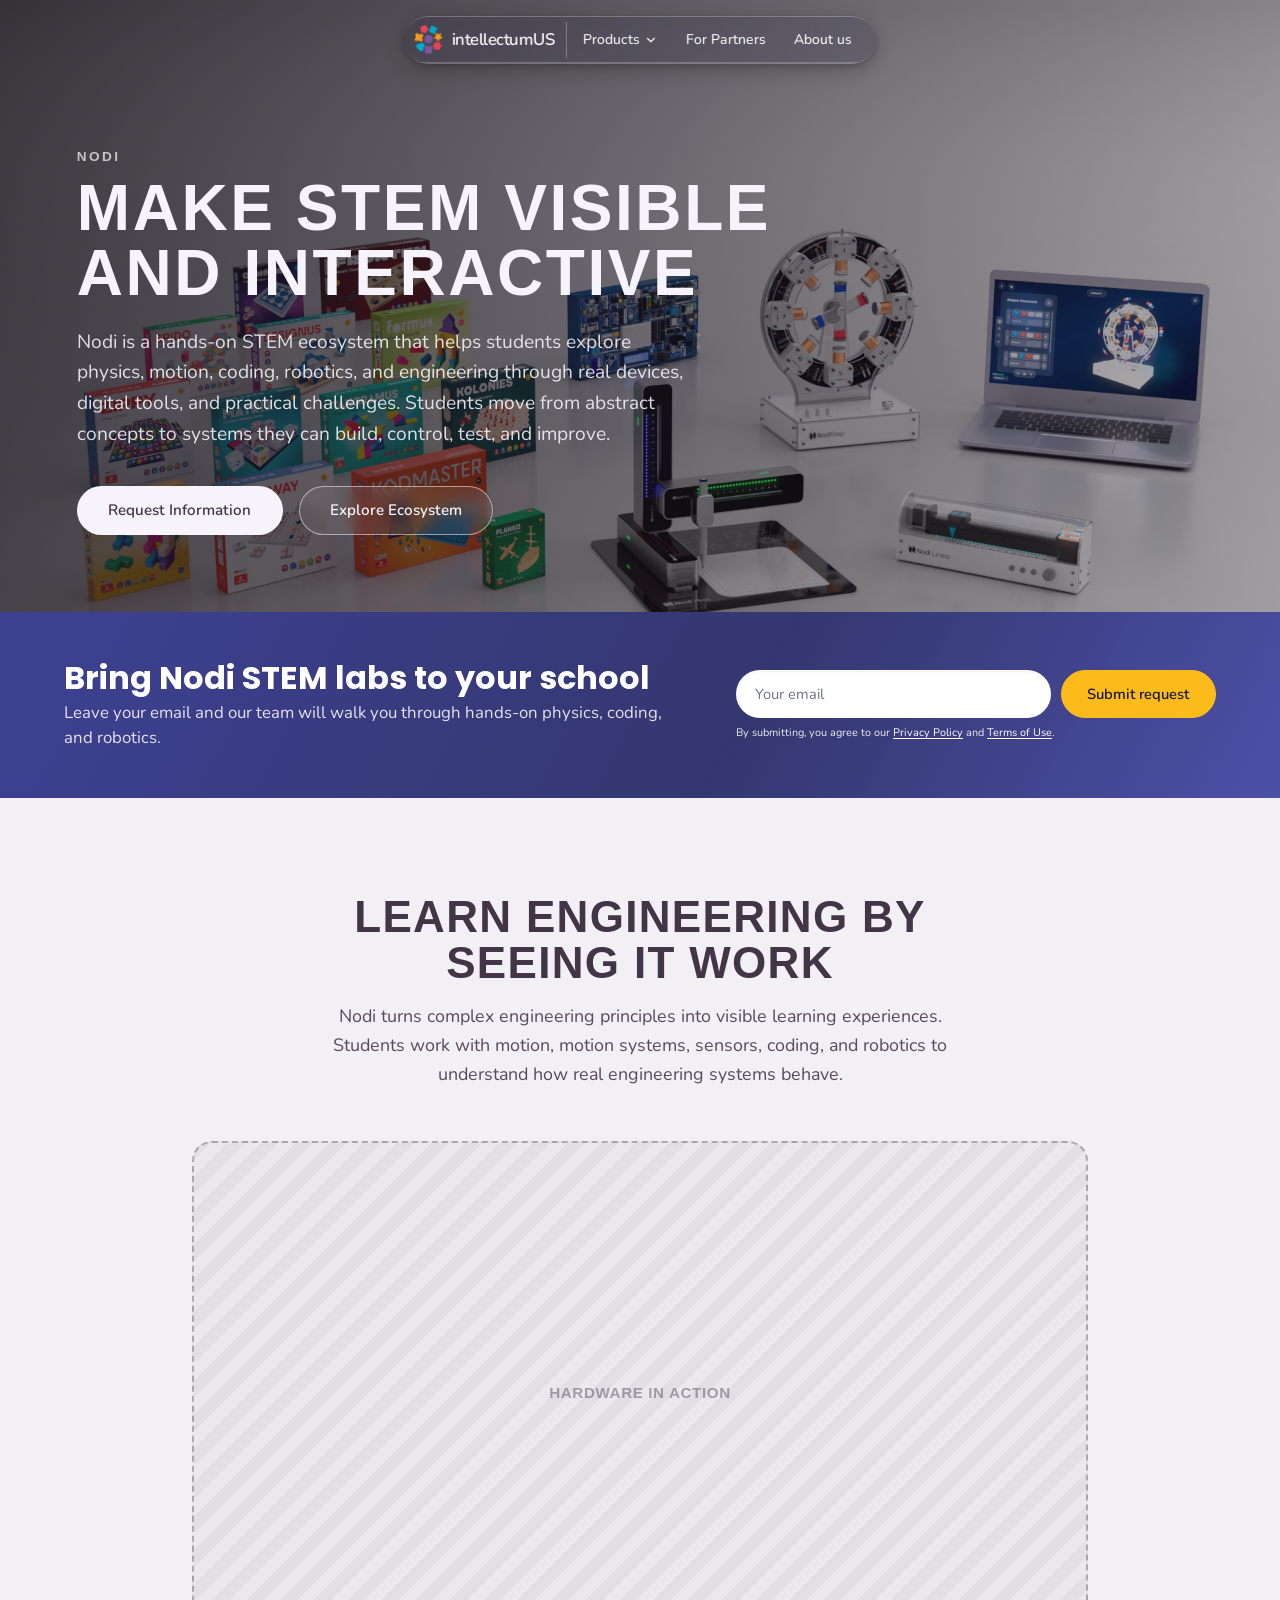
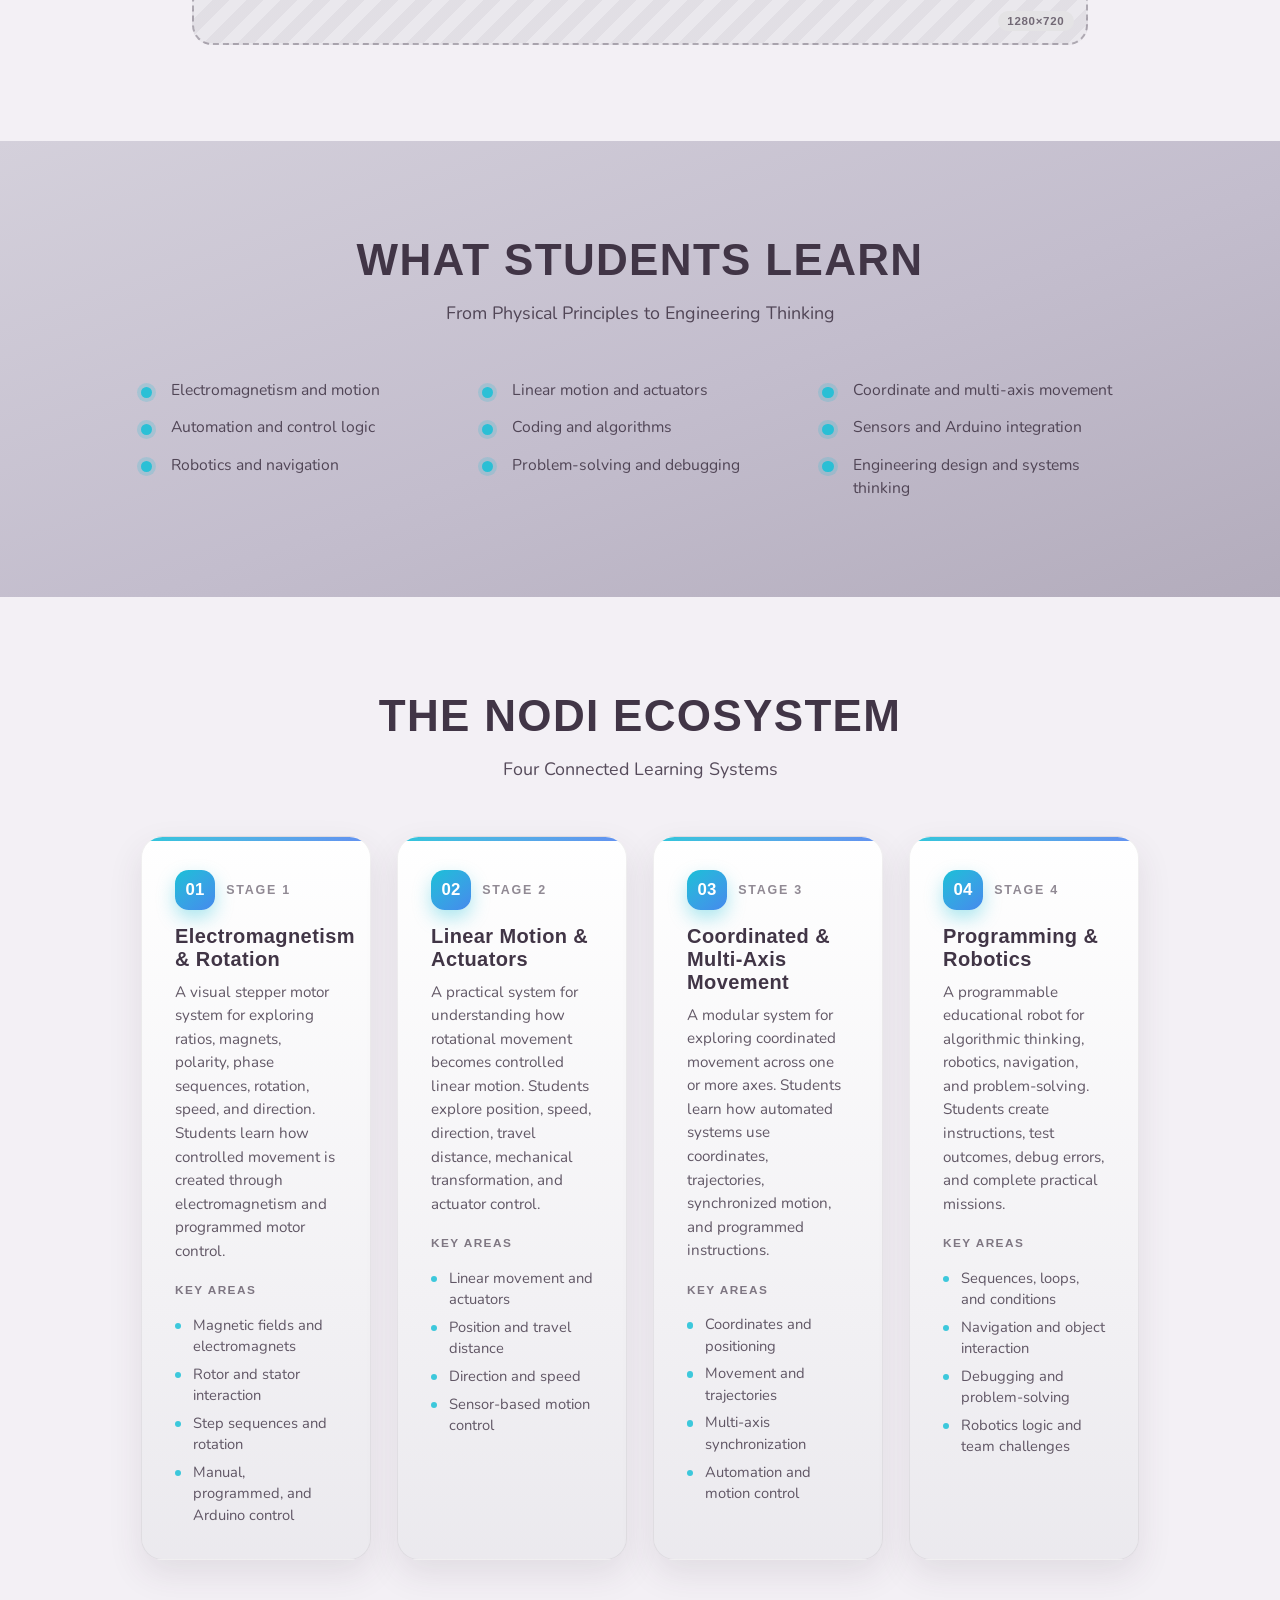
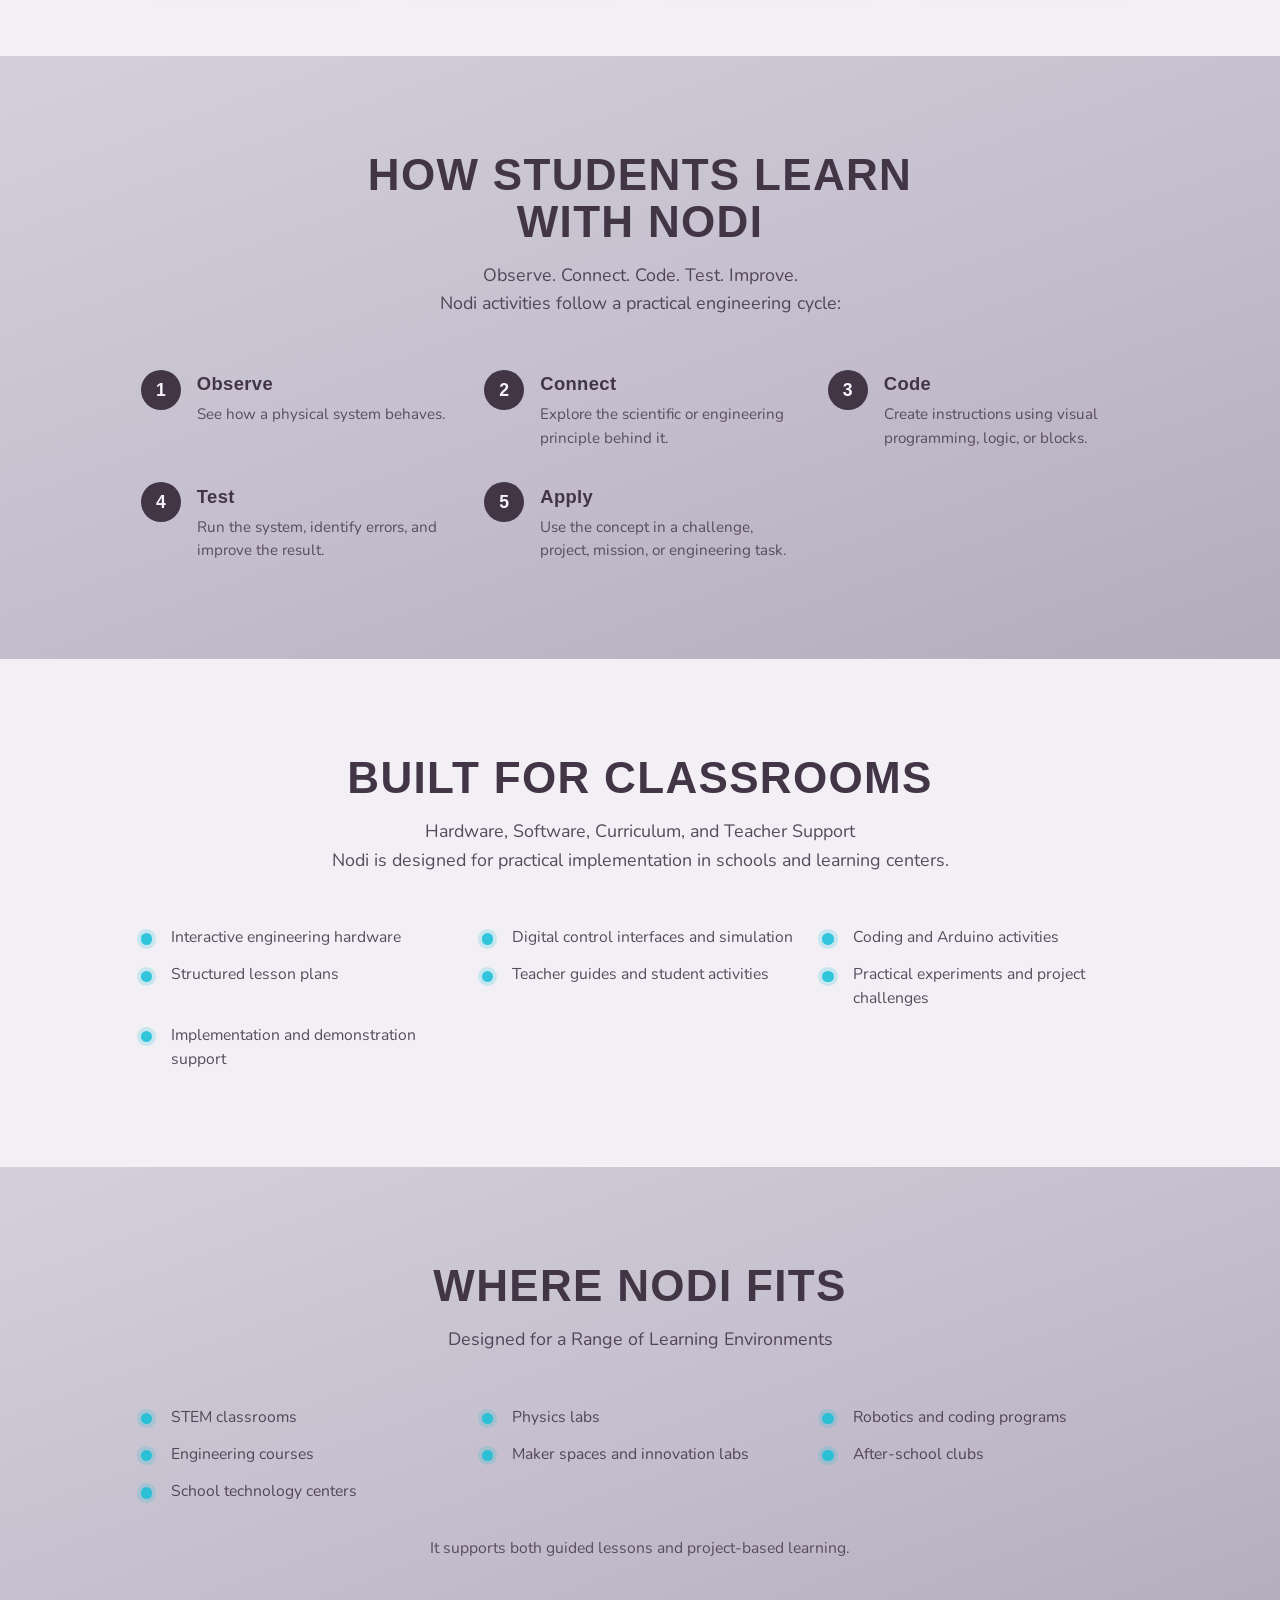
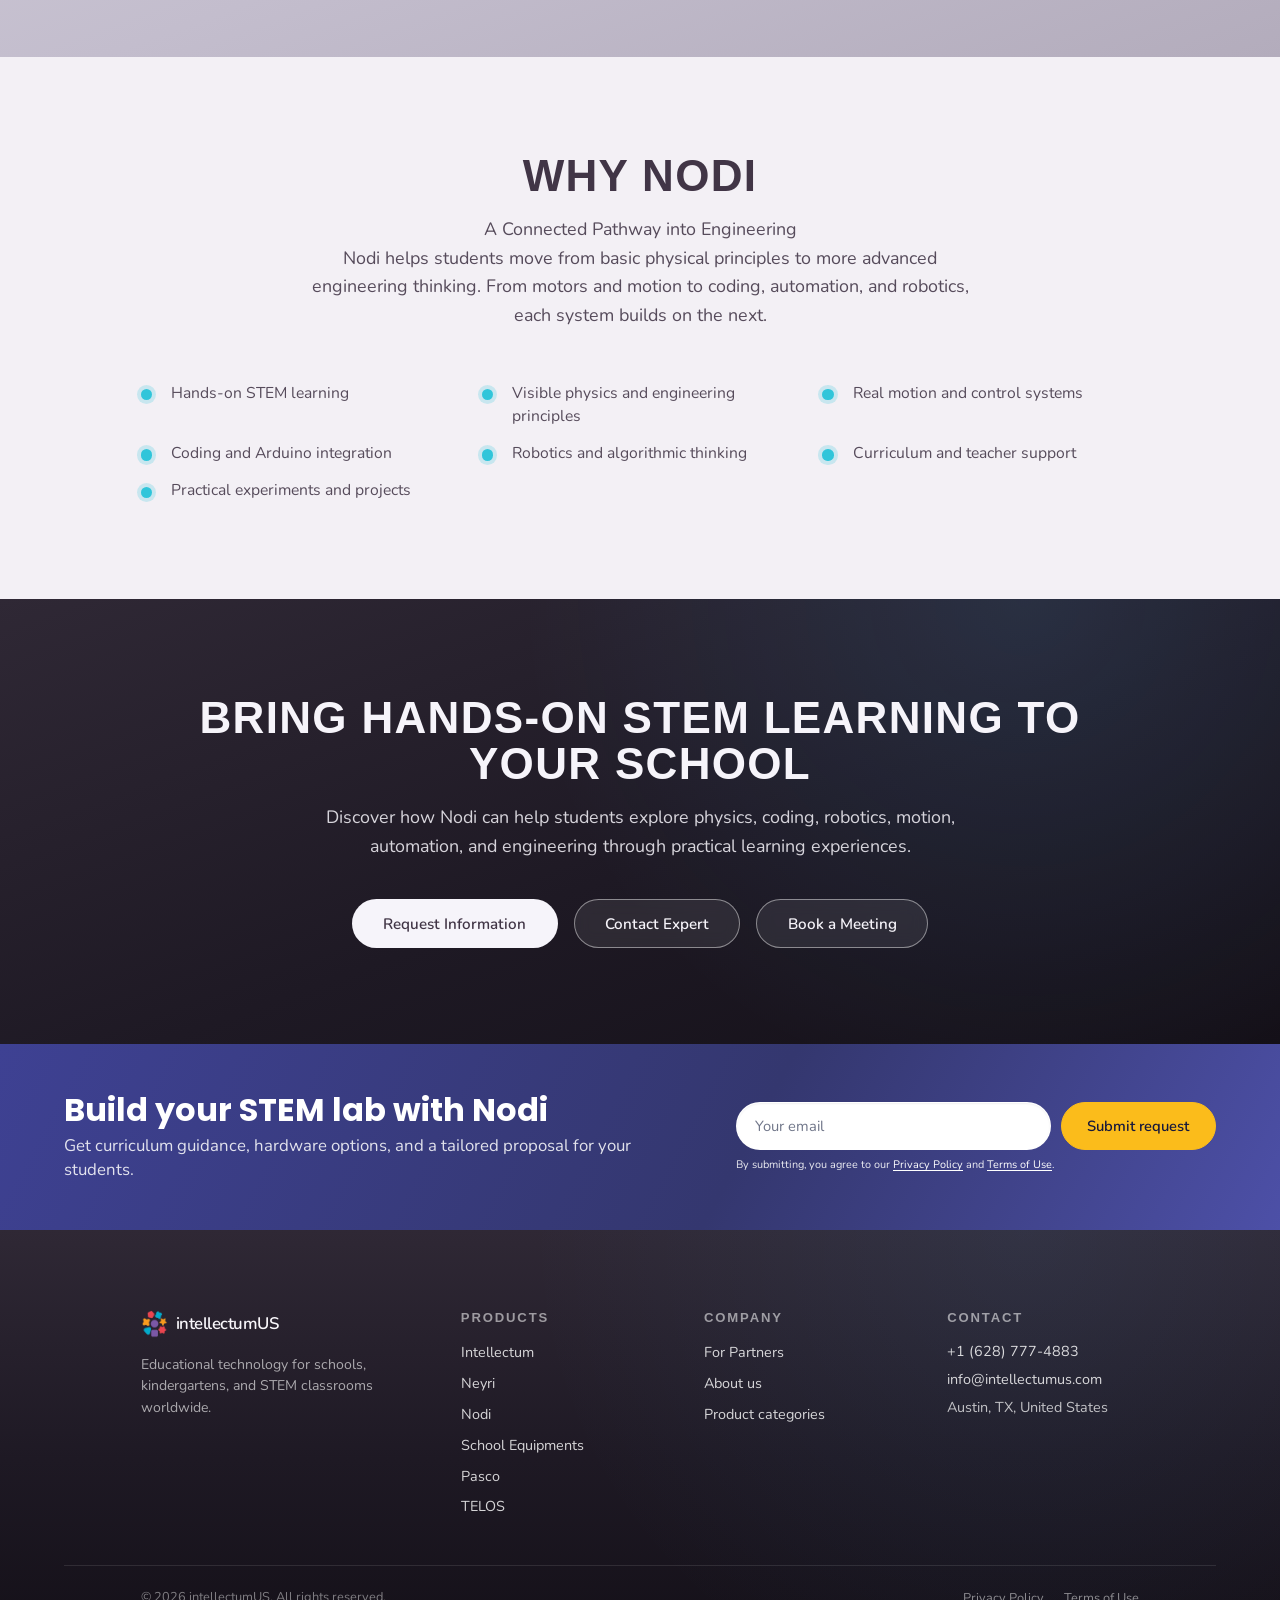
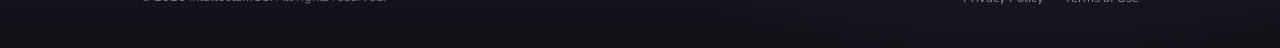
<file: nodi.html>
﻿<!DOCTYPE html>
<html lang="en">
  <head>
    <meta charset="UTF-8" />
    <meta name="viewport" content="width=device-width, initial-scale=1.0" />
    <meta name="robots" content="index, follow, max-image-preview:large, max-snippet:-1" />
    <meta name="theme-color" content="#3e4193" />
    <meta name="author" content="intellectumUS LLC" />
    <title>Nodi — Hands-On STEM Ecosystem for Schools | intellectumUS</title>
    <meta
      name="description"
      content="Nodi — make STEM visible and interactive. A hands-on STEM ecosystem that helps students explore physics, motion, coding, robotics, and engineering through real, modular hardware."
    />
    <link rel="canonical" href="https://www.intellectumus.com/nodi" />
    <meta name="keywords" content="Nodi, STEM education, robotics, coding, physics kits, hands-on learning, school STEM lab, intellectumUS" />
    <meta property="og:type" content="website" />
    <meta property="og:title" content="Nodi — Hands-On STEM Ecosystem for Schools | intellectumUS" />
    <meta property="og:url" content="https://www.intellectumus.com/nodi" />
    <meta
      property="og:description"
      content="Make STEM visible and interactive — a hands-on ecosystem for physics, motion, coding, robotics, and engineering."
    />
    <meta property="og:site_name" content="intellectumUS" />
    <meta property="og:locale" content="en_US" />
    <meta property="og:image" content="https://www.intellectumus.com/assets/og/og-nodi.png" />
    <meta property="og:image:type" content="image/png" />
    <meta property="og:image:width" content="1200" />
    <meta property="og:image:height" content="630" />
    <meta property="og:image:alt" content="Nodi — Make STEM Visible and Interactive" />
    <meta name="twitter:card" content="summary_large_image" />
    <meta name="twitter:title" content="Nodi — Hands-On STEM Ecosystem for Schools | intellectumUS" />
    <meta
      name="twitter:description"
      content="Make STEM visible and interactive — a hands-on ecosystem for physics, motion, coding, robotics, and engineering."
    />
    <meta name="twitter:image" content="https://www.intellectumus.com/assets/og/og-nodi.png" />
    <link rel="icon" type="image/svg+xml" href="assets/icon/favicon.svg" />
    <link rel="icon" href="assets/icon/intellectum-128.png" type="image/png" />
    <link rel="apple-touch-icon" href="assets/icon/intellectum-256.png" />
    <link rel="manifest" href="site.webmanifest" />
    <link rel="preconnect" href="https://fonts.googleapis.com" />
    <link rel="preconnect" href="https://fonts.gstatic.com" crossorigin />
    <link
      href="https://fonts.googleapis.com/css2?family=Poppins:ital,wght@0,400;0,500;0,600;0,700;1,500&family=Nunito:wght@400;500;600;700&family=Source+Serif+4:ital,wght@1,400;1,500&display=swap"
      rel="stylesheet"
    />
    <link rel="stylesheet" href="styles.css" />
    <script type="application/ld+json">
      {
        "@context": "https://schema.org",
        "@graph": [
          {
            "@type": "Product",
            "name": "Nodi",
            "url": "https://www.intellectumus.com/nodi",
            "image": "https://www.intellectumus.com/assets/og/og-nodi.png",
            "description": "Nodi is a hands-on STEM ecosystem that helps students explore physics, motion, coding, robotics, and engineering through real, modular hardware.",
            "category": "STEM education hardware",
            "brand": { "@type": "Brand", "name": "intellectumUS" },
            "manufacturer": {
              "@type": "Organization",
              "name": "intellectumUS",
              "url": "https://www.intellectumus.com/"
            }
          },
          {
            "@type": "BreadcrumbList",
            "itemListElement": [
              { "@type": "ListItem", "position": 1, "name": "Home", "item": "https://www.intellectumus.com/" },
              { "@type": "ListItem", "position": 2, "name": "Products", "item": "https://www.intellectumus.com/#bento-showcase" },
              { "@type": "ListItem", "position": 3, "name": "Nodi", "item": "https://www.intellectumus.com/nodi" }
            ]
          }
        ]
      }
    </script>
  </head>
  <body class="bloom-page is-nav-merged">
    <div class="site-chrome" data-nav-merge="always">
      <a class="site-brand liquid-glass brand" href="/" aria-label="intellectumUS — Home">
        <span class="brand-mark" aria-hidden="true">
          <picture>
            <source srcset="assets/icon/intellectum-128.webp" type="image/webp" />
            <img src="assets/icon/intellectum-128.png" alt="" width="128" height="128" decoding="async" />
          </picture>
        </span>
        <span class="brand-text">intellectumUS</span>
      </a>
      <nav class="site-nav liquid-glass" aria-label="Site">
        <ul class="site-nav__list">
          <li class="site-nav__item site-nav__item--has-menu">
            <button
              class="site-nav__link site-nav__toggle"
              type="button"
              aria-expanded="false"
              aria-haspopup="true"
              data-scroll-href="/#bento-showcase"
            >
              <svg class="site-nav__icon" viewBox="0 0 24 24" fill="none" stroke="currentColor" stroke-width="2" stroke-linecap="round" stroke-linejoin="round" aria-hidden="true">
                <rect x="3" y="3" width="7" height="7" rx="1.5" />
                <rect x="14" y="3" width="7" height="7" rx="1.5" />
                <rect x="3" y="14" width="7" height="7" rx="1.5" />
                <rect x="14" y="14" width="7" height="7" rx="1.5" />
              </svg>
              <span data-i18n="nav.products">Products</span>
              <svg class="site-nav__caret" viewBox="0 0 24 24" fill="none" stroke="currentColor" stroke-width="2" stroke-linecap="round" stroke-linejoin="round" aria-hidden="true">
                <polyline points="6 9 12 15 18 9" />
              </svg>
            </button>
            <ul class="site-nav__dropdown liquid-glass">
              <li><a href="/intellectum" data-i18n="nav.intellectum">Intellectum</a></li>
              <li><a href="/neyri" data-i18n="nav.neyri">Neyri</a></li>
              <li><a href="/nodi" data-i18n="nav.nodi">Nodi</a></li>
              <li><a href="/labo" data-i18n="nav.equipment">School Equipments</a></li>
              <li><a href="/pasco" data-i18n="nav.pasco">Pasco</a></li>
              <li><a href="/telos">TELOS</a></li>
            </ul>
          </li>
          <li>
            <a class="site-nav__link" href="/partners" data-i18n-aria-label="nav.partners" aria-label="For Partners">
              <svg class="site-nav__icon" viewBox="0 0 24 24" fill="none" stroke="currentColor" stroke-width="2" stroke-linecap="round" stroke-linejoin="round" aria-hidden="true">
                <path d="M16 21v-2a4 4 0 0 0-8 0v2" />
                <circle cx="12" cy="7" r="4" />
                <path d="M3 21v-2a4 4 0 0 1 3-3.87" />
                <path d="M21 21v-2a4 4 0 0 0-3-3.87" />
              </svg>
              <span data-i18n="nav.partners">For Partners</span>
            </a>
          </li>
          <li>
            <a class="site-nav__link" href="/about" data-i18n-aria-label="nav.about" aria-label="About us">
              <svg class="site-nav__icon" viewBox="0 0 24 24" fill="none" stroke="currentColor" stroke-width="2" stroke-linecap="round" stroke-linejoin="round" aria-hidden="true">
                <circle cx="12" cy="12" r="9" />
                <path d="M12 16v-4" />
                <path d="M12 8h.01" />
              </svg>
              <span data-i18n="nav.about">About us</span>
            </a>
          </li>
        </ul>
      </nav>
    </div>

    <main class="inner-page">
      <section
        class="inner-page__hero inner-page__hero--media"
        style="--hero-bg: url('assets/nodi/hero.jpg')"
        aria-labelledby="nodi-hero-title"
      >
        <div class="inner-page__hero-inner">
          <p class="inner-page__eyebrow">Nodi</p>
          <h1 class="inner-page__title" id="nodi-hero-title">Make STEM Visible and Interactive</h1>
          <p class="inner-page__lead">
            Nodi is a hands-on STEM ecosystem that helps students explore physics, motion, coding,
            robotics, and engineering through real devices, digital tools, and practical challenges.
            Students move from abstract concepts to systems they can build, control, test, and improve.
          </p>
          <div class="inner-hero__actions">
            <a class="inner-hero__btn inner-hero__btn--solid" href="#nodi-contact">Request Information</a>
            <a class="inner-hero__btn inner-hero__btn--ghost" href="#nodi-contact">Explore Ecosystem</a>
          </div>
        </div>
      </section>

      <section class="email-cta" aria-labelledby="email-cta-title-hero">
        <div class="email-cta__inner">
          <div class="email-cta__copy">
            <h2 class="email-cta__title" id="email-cta-title-hero" data-i18n="cta.email.nodi.hero.title">
              Bring Nodi STEM labs to your school
            </h2>
            <p class="email-cta__lead" data-i18n="cta.email.nodi.hero.lead">
              Leave your email and our team will walk you through hands-on physics, coding, and robotics.
            </p>
          </div>
          <form
            id="lead-form-hero"
            class="email-cta__form"
            method="post"
            data-lead-form
            data-lead-product="nodi"
          >
            <input
              type="text"
              name="company"
              class="lead-form__hp"
              tabindex="-1"
              autocomplete="off"
              aria-hidden="true"
            />
            <div class="email-cta__row">
              <label class="email-cta__field lead-form__field">
                <span class="visually-hidden" data-i18n="form.email">Your email</span>
                <span class="lead-form__control">
                  <input
                    type="email"
                    name="email"
                    placeholder="Your email"
                    autocomplete="email"
                    aria-label="Email"
                    data-i18n-placeholder="form.email"
                    data-i18n-aria-label="form.email"
                  />
                </span>
              </label>
              <button class="lead-form__submit" type="submit" data-i18n="form.submit">
                Submit request
              </button>
            </div>
            <p class="lead-form__consent email-cta__consent">
              By submitting, you agree to our <a href="/privacy">Privacy Policy</a> and
              <a href="/terms">Terms of Use</a>.
            </p>
          </form>
        </div>
      </section>

      <section class="inner-section inner-section--mist" aria-labelledby="nodi-learn-title">
        <div class="inner-section__inner">
          <div class="inner-section__head">
            <h2 class="inner-section__title" id="nodi-learn-title">Learn Engineering by Seeing It Work</h2>
            <p class="inner-section__lead">
              Nodi turns complex engineering principles into visible learning experiences. Students
              work with motion, motion systems, sensors, coding, and robotics to understand how real
              engineering systems behave.
            </p>
          </div>
          <div class="media-frame media-frame--wide" data-size="1280×720" role="img" aria-label="Nodi hardware in use placeholder">
            <span class="media-frame__label">Hardware in action</span>
          </div>
        </div>
      </section>

      <section class="inner-section inner-section--surface" aria-labelledby="nodi-students-title">
        <div class="inner-section__inner">
          <div class="inner-section__head">
            <h2 class="inner-section__title" id="nodi-students-title">What Students Learn</h2>
            <p class="inner-section__lead">From Physical Principles to Engineering Thinking</p>
          </div>
          <ul class="check-list">
            <li class="check-list__item">Electromagnetism and motion</li>
            <li class="check-list__item">Linear motion and actuators</li>
            <li class="check-list__item">Coordinate and multi-axis movement</li>
            <li class="check-list__item">Automation and control logic</li>
            <li class="check-list__item">Coding and algorithms</li>
            <li class="check-list__item">Sensors and Arduino integration</li>
            <li class="check-list__item">Robotics and navigation</li>
            <li class="check-list__item">Problem-solving and debugging</li>
            <li class="check-list__item">Engineering design and systems thinking</li>
          </ul>
        </div>
      </section>

      <section class="inner-section inner-section--mist" aria-labelledby="nodi-ecosystem-title">
        <div class="inner-section__inner">
          <div class="inner-section__head">
            <h2 class="inner-section__title" id="nodi-ecosystem-title">The Nodi Ecosystem</h2>
            <p class="inner-section__lead">Four Connected Learning Systems</p>
          </div>
          <div class="feature-grid feature-grid--stages">
            <article class="feature-card feature-card--detail">
              <p class="feature-card__eyebrow">Stage 1</p>
              <h3 class="feature-card__title">Electromagnetism &amp; Rotation</h3>
              <p class="feature-card__text">
                A visual stepper motor system for exploring ratios, magnets, polarity, phase sequences,
                rotation, speed, and direction. Students learn how controlled movement is created
                through electromagnetism and programmed motor control.
              </p>
              <p class="feature-card__sub">Key areas</p>
              <ul class="feature-card__list">
                <li>Magnetic fields and electromagnets</li>
                <li>Rotor and stator interaction</li>
                <li>Step sequences and rotation</li>
                <li>Manual, programmed, and Arduino control</li>
              </ul>
            </article>
            <article class="feature-card feature-card--detail">
              <p class="feature-card__eyebrow">Stage 2</p>
              <h3 class="feature-card__title">Linear Motion &amp; Actuators</h3>
              <p class="feature-card__text">
                A practical system for understanding how rotational movement becomes controlled linear
                motion. Students explore position, speed, direction, travel distance, mechanical
                transformation, and actuator control.
              </p>
              <p class="feature-card__sub">Key areas</p>
              <ul class="feature-card__list">
                <li>Linear movement and actuators</li>
                <li>Position and travel distance</li>
                <li>Direction and speed</li>
                <li>Sensor-based motion control</li>
              </ul>
            </article>
            <article class="feature-card feature-card--detail">
              <p class="feature-card__eyebrow">Stage 3</p>
              <h3 class="feature-card__title">Coordinated &amp; Multi-Axis Movement</h3>
              <p class="feature-card__text">
                A modular system for exploring coordinated movement across one or more axes. Students
                learn how automated systems use coordinates, trajectories, synchronized motion, and
                programmed instructions.
              </p>
              <p class="feature-card__sub">Key areas</p>
              <ul class="feature-card__list">
                <li>Coordinates and positioning</li>
                <li>Movement and trajectories</li>
                <li>Multi-axis synchronization</li>
                <li>Automation and motion control</li>
              </ul>
            </article>
            <article class="feature-card feature-card--detail">
              <p class="feature-card__eyebrow">Stage 4</p>
              <h3 class="feature-card__title">Programming &amp; Robotics</h3>
              <p class="feature-card__text">
                A programmable educational robot for algorithmic thinking, robotics, navigation, and
                problem-solving. Students create instructions, test outcomes, debug errors, and
                complete practical missions.
              </p>
              <p class="feature-card__sub">Key areas</p>
              <ul class="feature-card__list">
                <li>Sequences, loops, and conditions</li>
                <li>Navigation and object interaction</li>
                <li>Debugging and problem-solving</li>
                <li>Robotics logic and team challenges</li>
              </ul>
            </article>
          </div>
        </div>
      </section>

      <section class="inner-section inner-section--surface" aria-labelledby="nodi-how-title">
        <div class="inner-section__inner">
          <div class="inner-section__head">
            <h2 class="inner-section__title" id="nodi-how-title">How Students Learn With Nodi</h2>
            <p class="inner-section__lead">Observe. Connect. Code. Test. Improve.</p>
            <p class="inner-section__lead">Nodi activities follow a practical engineering cycle:</p>
          </div>
          <ol class="steps-list">
            <li class="steps-list__item">
              <h3 class="steps-list__title">Observe</h3>
              <p class="steps-list__text">See how a physical system behaves.</p>
            </li>
            <li class="steps-list__item">
              <h3 class="steps-list__title">Connect</h3>
              <p class="steps-list__text">Explore the scientific or engineering principle behind it.</p>
            </li>
            <li class="steps-list__item">
              <h3 class="steps-list__title">Code</h3>
              <p class="steps-list__text">Create instructions using visual programming, logic, or blocks.</p>
            </li>
            <li class="steps-list__item">
              <h3 class="steps-list__title">Test</h3>
              <p class="steps-list__text">Run the system, identify errors, and improve the result.</p>
            </li>
            <li class="steps-list__item">
              <h3 class="steps-list__title">Apply</h3>
              <p class="steps-list__text">Use the concept in a challenge, project, mission, or engineering task.</p>
            </li>
          </ol>
        </div>
      </section>

      <section class="inner-section inner-section--mist" aria-labelledby="nodi-built-title">
        <div class="inner-section__inner">
          <div class="inner-section__head">
            <h2 class="inner-section__title" id="nodi-built-title">Built for Classrooms</h2>
            <p class="inner-section__lead">Hardware, Software, Curriculum, and Teacher Support</p>
            <p class="inner-section__lead">Nodi is designed for practical implementation in schools and learning centers.</p>
          </div>
          <ul class="check-list">
            <li class="check-list__item">Interactive engineering hardware</li>
            <li class="check-list__item">Digital control interfaces and simulation</li>
            <li class="check-list__item">Coding and Arduino activities</li>
            <li class="check-list__item">Structured lesson plans</li>
            <li class="check-list__item">Teacher guides and student activities</li>
            <li class="check-list__item">Practical experiments and project challenges</li>
            <li class="check-list__item">Implementation and demonstration support</li>
          </ul>
        </div>
      </section>

      <section class="inner-section inner-section--surface" aria-labelledby="nodi-fits-title">
        <div class="inner-section__inner">
          <div class="inner-section__head">
            <h2 class="inner-section__title" id="nodi-fits-title">Where Nodi Fits</h2>
            <p class="inner-section__lead">Designed for a Range of Learning Environments</p>
          </div>
          <ul class="check-list">
            <li class="check-list__item">STEM classrooms</li>
            <li class="check-list__item">Physics labs</li>
            <li class="check-list__item">Robotics and coding programs</li>
            <li class="check-list__item">Engineering courses</li>
            <li class="check-list__item">Maker spaces and innovation labs</li>
            <li class="check-list__item">After-school clubs</li>
            <li class="check-list__item">School technology centers</li>
          </ul>
          <p class="inner-section__note">It supports both guided lessons and project-based learning.</p>
        </div>
      </section>

      <section class="inner-section inner-section--mist" aria-labelledby="nodi-why-title">
        <div class="inner-section__inner">
          <div class="inner-section__head">
            <h2 class="inner-section__title" id="nodi-why-title">Why Nodi</h2>
            <p class="inner-section__lead">A Connected Pathway into Engineering</p>
            <p class="inner-section__lead">
              Nodi helps students move from basic physical principles to more advanced engineering
              thinking. From motors and motion to coding, automation, and robotics, each system builds
              on the next.
            </p>
          </div>
          <ul class="check-list">
            <li class="check-list__item">Hands-on STEM learning</li>
            <li class="check-list__item">Visible physics and engineering principles</li>
            <li class="check-list__item">Real motion and control systems</li>
            <li class="check-list__item">Coding and Arduino integration</li>
            <li class="check-list__item">Robotics and algorithmic thinking</li>
            <li class="check-list__item">Curriculum and teacher support</li>
            <li class="check-list__item">Practical experiments and projects</li>
          </ul>
        </div>
      </section>

      <section class="inner-cta-band inner-section" id="nodi-contact" aria-labelledby="nodi-cta-title">
        <div class="inner-section__inner">
          <h2 class="inner-section__title" id="nodi-cta-title">Bring Hands-On STEM Learning to Your School</h2>
          <p class="inner-section__lead">
            Discover how Nodi can help students explore physics, coding, robotics, motion, automation,
            and engineering through practical learning experiences.
          </p>
          <div class="inner-cta-band__actions">
            <a class="inner-hero__btn inner-hero__btn--solid" href="mailto:info@intellectumus.com">Request Information</a>
            <a class="inner-hero__btn inner-hero__btn--ghost" href="mailto:info@intellectumus.com">Contact Expert</a>
            <a class="inner-hero__btn inner-hero__btn--ghost" href="mailto:info@intellectumus.com">Book a Meeting</a>
          </div>
        </div>
      </section>

      <section class="email-cta" aria-labelledby="email-cta-title-footer">
        <div class="email-cta__inner">
          <div class="email-cta__copy">
            <h2 class="email-cta__title" id="email-cta-title-footer" data-i18n="cta.email.nodi.footer.title">
              Build your STEM lab with Nodi
            </h2>
            <p class="email-cta__lead" data-i18n="cta.email.nodi.footer.lead">
              Get curriculum guidance, hardware options, and a tailored proposal for your students.
            </p>
          </div>
          <form
            id="lead-form-footer"
            class="email-cta__form"
            method="post"
            data-lead-form
            data-lead-product="nodi"
          >
            <input
              type="text"
              name="company"
              class="lead-form__hp"
              tabindex="-1"
              autocomplete="off"
              aria-hidden="true"
            />
            <div class="email-cta__row">
              <label class="email-cta__field lead-form__field">
                <span class="visually-hidden" data-i18n="form.email">Your email</span>
                <span class="lead-form__control">
                  <input
                    type="email"
                    name="email"
                    placeholder="Your email"
                    autocomplete="email"
                    aria-label="Email"
                    data-i18n-placeholder="form.email"
                    data-i18n-aria-label="form.email"
                  />
                </span>
              </label>
              <button class="lead-form__submit" type="submit" data-i18n="form.submit">
                Submit request
              </button>
            </div>
            <p class="lead-form__consent email-cta__consent">
              By submitting, you agree to our <a href="/privacy">Privacy Policy</a> and
              <a href="/terms">Terms of Use</a>.
            </p>
          </form>
        </div>
      </section>
    </main>

    <footer class="site-footer" aria-labelledby="site-footer-title">
      <div class="site-footer__inner">
        <div class="site-footer__brand">
          <a class="site-footer__logo brand" href="/" aria-label="intellectumUS — Home">
            <span class="brand-mark" aria-hidden="true">
              <picture>
                <source srcset="assets/icon/intellectum-128.webp" type="image/webp" />
                <img src="assets/icon/intellectum-128.png" alt="" width="128" height="128" decoding="async" loading="lazy" />
              </picture>
            </span>
            <span class="brand-text">intellectumUS</span>
          </a>
          <p class="site-footer__tagline" data-i18n="footer.tagline">
            Educational technology for schools, kindergartens, and STEM classrooms worldwide.
          </p>
        </div>
        <nav class="site-footer__nav" aria-label="Footer products">
          <h2 class="site-footer__heading" id="site-footer-title" data-i18n="footer.products">Products</h2>
          <ul class="site-footer__list">
            <li><a href="/intellectum" data-i18n="nav.intellectum">Intellectum</a></li>
            <li><a href="/neyri" data-i18n="nav.neyri">Neyri</a></li>
            <li><a href="/nodi" data-i18n="nav.nodi">Nodi</a></li>
            <li><a href="/labo" data-i18n="nav.equipment">School Equipments</a></li>
            <li><a href="/pasco" data-i18n="nav.pasco">Pasco</a></li>
            <li><a href="/telos">TELOS</a></li>
          </ul>
        </nav>
        <nav class="site-footer__nav" aria-label="Footer company">
          <h2 class="site-footer__heading" data-i18n="footer.company">Company</h2>
          <ul class="site-footer__list">
            <li><a href="/partners" data-i18n="nav.partners">For Partners</a></li>
            <li><a href="/about" data-i18n="nav.about">About us</a></li>
            <li><a href="/#bento-showcase" data-i18n="footer.categories">Product categories</a></li>
          </ul>
        </nav>
        <div class="site-footer__contact">
          <h2 class="site-footer__heading" data-i18n="footer.contact">Contact</h2>
          <p class="site-footer__contact-line">
            <a href="tel:+16287774883">+1 (628) 777-4883</a>
          </p>
          <p class="site-footer__contact-line">
            <a href="mailto:info@intellectumus.com">info@intellectumus.com</a>
          </p>
          <p class="site-footer__contact-line" data-i18n="footer.location">
            Austin, TX, United States
          </p>
        </div>
      </div>
      <div class="site-footer__bar">
        <p class="site-footer__copyright" data-i18n="footer.copyright">© 2026 intellectumUS. All rights reserved.</p>
        <ul class="site-footer__legal">
          <li><a href="/privacy" data-i18n="footer.privacy">Privacy Policy</a></li>
          <li><a href="/terms" data-i18n="footer.terms">Terms of Use</a></li>
        </ul>
      </div>
    </footer>

    <script defer src="js/config.js"></script>
    <script defer src="js/track.js"></script>
    <script defer src="js/i18n.js"></script>
    <script defer src="js/app.js"></script>
  </body>
</html>
</file>
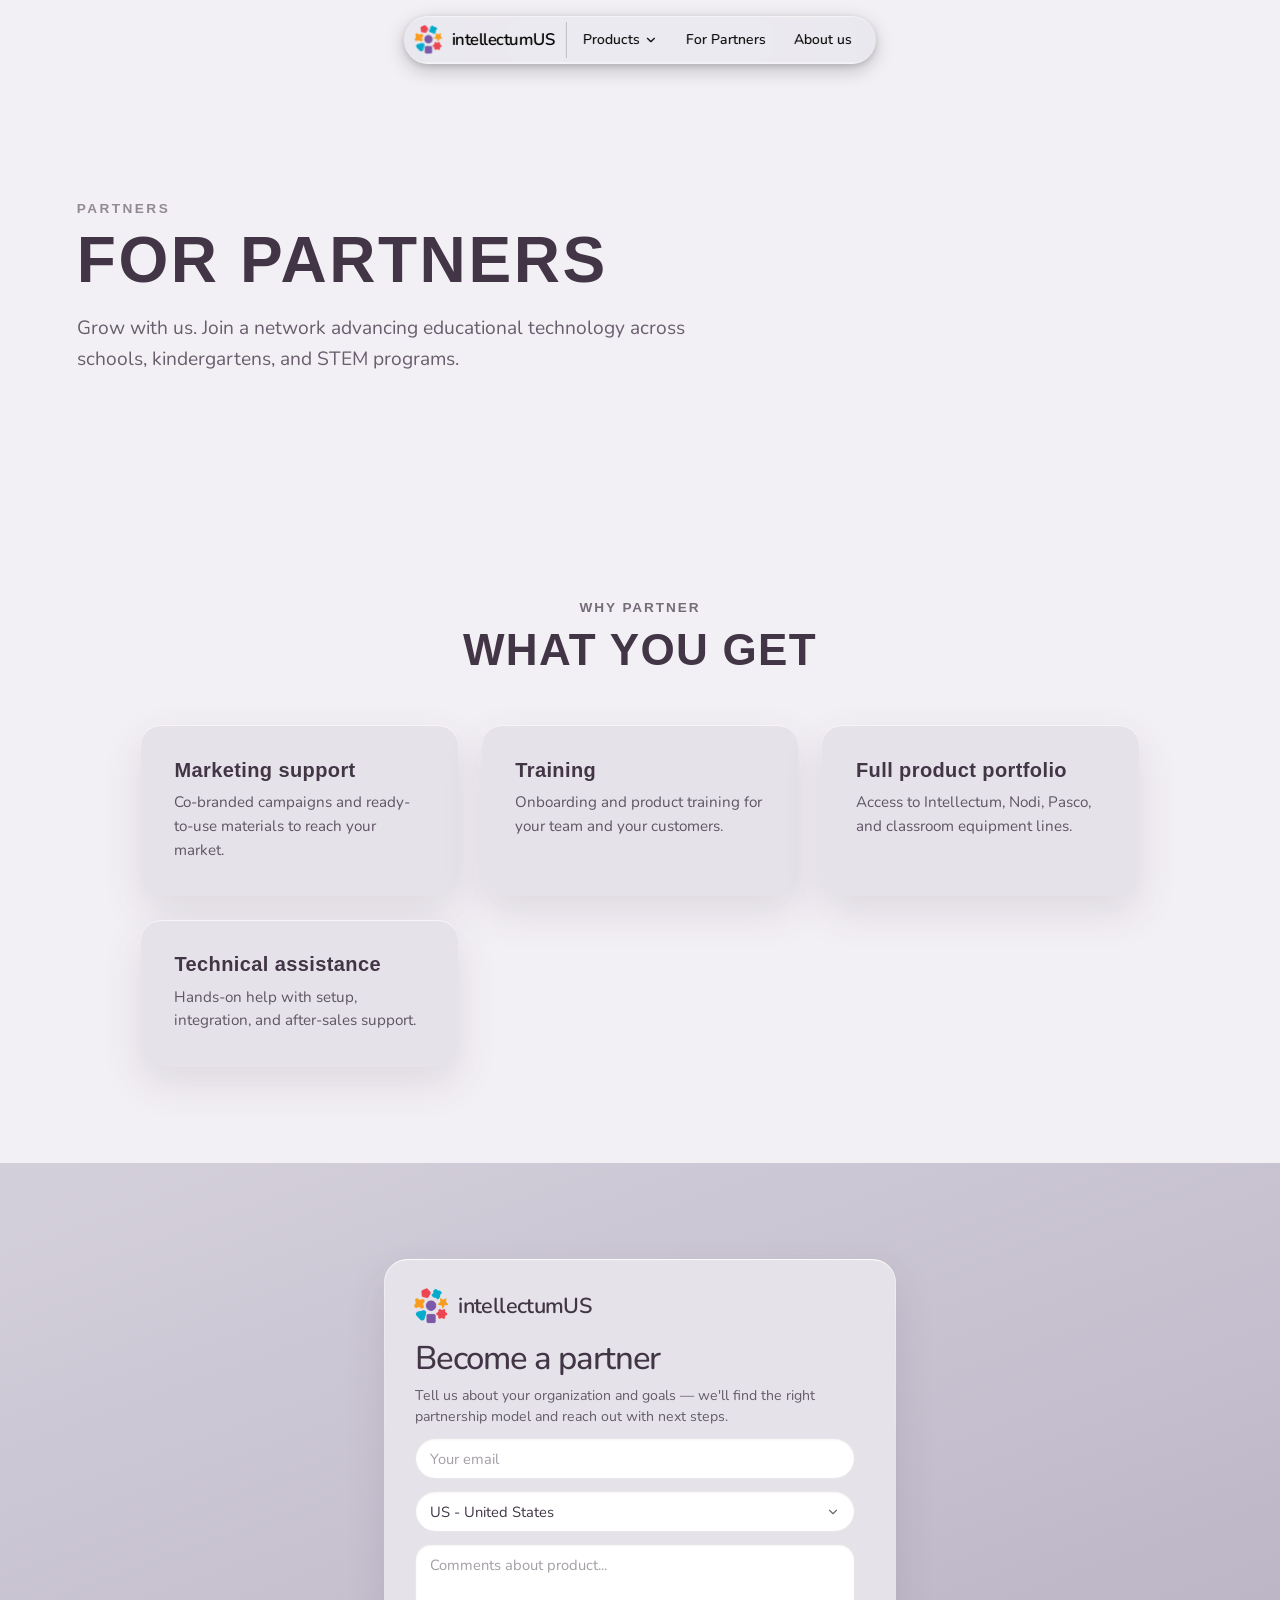
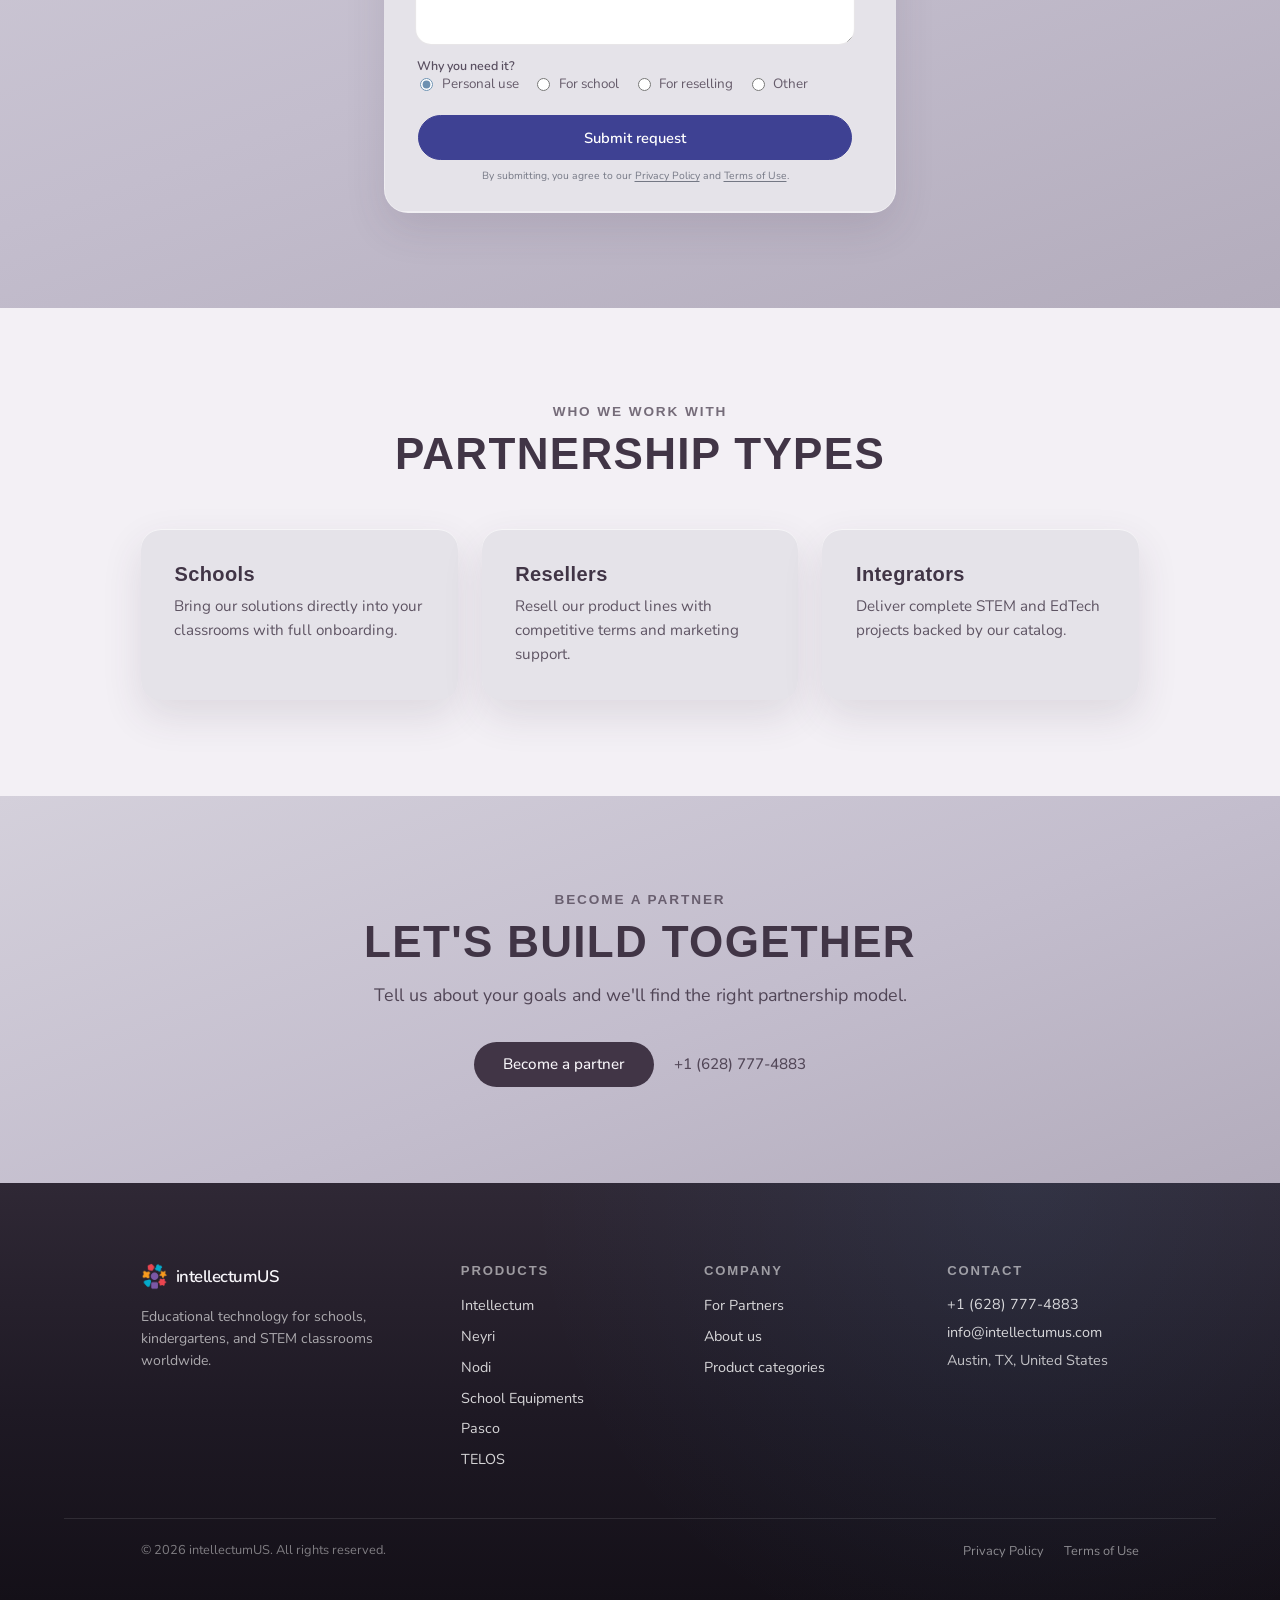
<file: partners.html>
﻿<!DOCTYPE html>
<html lang="en" data-page-title="page.title.partners">
  <head>
    <meta charset="UTF-8" />
    <meta name="viewport" content="width=device-width, initial-scale=1.0" />
    <meta name="robots" content="index, follow, max-image-preview:large, max-snippet:-1" />
    <meta name="theme-color" content="#3e4193" />
    <meta name="author" content="intellectumUS LLC" />
    <title>For Partners — Resell EdTech &amp; STEM Solutions | intellectumUS</title>
    <meta
      name="description"
      content="Partner with intellectumUS to bring Intellectum, Nodi, and STEM equipment to schools and resellers."
    />
    <link rel="canonical" href="https://www.intellectumus.com/partners" />
    <meta name="keywords" content="EdTech partners, STEM reseller, education distributor, intellectumUS partnership, school technology partner" />
    <meta property="og:type" content="website" />
    <meta property="og:title" content="For Partners — Resell EdTech &amp; STEM Solutions | intellectumUS" />
    <meta property="og:url" content="https://www.intellectumus.com/partners" />
    <meta
      property="og:description"
      content="Partner with intellectumUS to bring Intellectum, Nodi, and STEM equipment to schools and resellers."
    />
    <meta property="og:site_name" content="intellectumUS" />
    <meta property="og:locale" content="en_US" />
    <meta property="og:image" content="https://www.intellectumus.com/assets/og/og-image.png" />
    <meta property="og:image:type" content="image/png" />
    <meta property="og:image:width" content="1200" />
    <meta property="og:image:height" content="630" />
    <meta property="og:image:alt" content="intellectumUS — Innovations in School Education" />
    <meta name="twitter:card" content="summary_large_image" />
    <meta name="twitter:title" content="For Partners — Resell EdTech &amp; STEM Solutions | intellectumUS" />
    <meta
      name="twitter:description"
      content="Partner with intellectumUS to bring Intellectum, Nodi, and STEM equipment to schools and resellers."
    />
    <meta name="twitter:image" content="https://www.intellectumus.com/assets/og/og-image.png" />
    <link rel="icon" type="image/svg+xml" href="assets/icon/favicon.svg" />
    <link rel="icon" href="assets/icon/intellectum-128.png" type="image/png" />
    <link rel="apple-touch-icon" href="assets/icon/intellectum-256.png" />
    <link rel="manifest" href="site.webmanifest" />
    <link rel="preconnect" href="https://fonts.googleapis.com" />
    <link rel="preconnect" href="https://fonts.gstatic.com" crossorigin />
    <link
      href="https://fonts.googleapis.com/css2?family=Poppins:ital,wght@0,400;0,500;0,600;0,700;1,500&family=Nunito:wght@400;500;600;700&family=Source+Serif+4:ital,wght@1,400;1,500&display=swap"
      rel="stylesheet"
    />
    <link rel="stylesheet" href="styles.css" />
    <script type="application/ld+json">
      {
        "@context": "https://schema.org",
        "@graph": [
          {
            "@type": "WebPage",
            "url": "https://www.intellectumus.com/partners",
            "name": "For Partners",
            "description": "Partner with intellectumUS to bring Intellectum, Nodi, Pasco, and STEM equipment to schools and resellers.",
            "isPartOf": { "@id": "https://www.intellectumus.com/#website" }
          },
          {
            "@type": "BreadcrumbList",
            "itemListElement": [
              { "@type": "ListItem", "position": 1, "name": "Home", "item": "https://www.intellectumus.com/" },
              { "@type": "ListItem", "position": 2, "name": "For Partners", "item": "https://www.intellectumus.com/partners" }
            ]
          }
        ]
      }
    </script>
  </head>
  <body class="bloom-page is-nav-merged">
    <div class="site-chrome" data-nav-merge="always">
      <a class="site-brand liquid-glass brand" href="/" aria-label="intellectumUS — Home">
        <span class="brand-mark" aria-hidden="true">
          <picture>
            <source srcset="assets/icon/intellectum-128.webp" type="image/webp" />
            <img src="assets/icon/intellectum-128.png" alt="" width="128" height="128" decoding="async" />
          </picture>
        </span>
        <span class="brand-text">intellectumUS</span>
      </a>
      <nav class="site-nav liquid-glass" aria-label="Site">
        <ul class="site-nav__list">
          <li class="site-nav__item site-nav__item--has-menu">
            <button
              class="site-nav__link site-nav__toggle"
              type="button"
              aria-expanded="false"
              aria-haspopup="true"
              data-scroll-href="/#bento-showcase"
            >
              <svg class="site-nav__icon" viewBox="0 0 24 24" fill="none" stroke="currentColor" stroke-width="2" stroke-linecap="round" stroke-linejoin="round" aria-hidden="true">
                <rect x="3" y="3" width="7" height="7" rx="1.5" />
                <rect x="14" y="3" width="7" height="7" rx="1.5" />
                <rect x="3" y="14" width="7" height="7" rx="1.5" />
                <rect x="14" y="14" width="7" height="7" rx="1.5" />
              </svg>
              <span data-i18n="nav.products">Products</span>
              <svg class="site-nav__caret" viewBox="0 0 24 24" fill="none" stroke="currentColor" stroke-width="2" stroke-linecap="round" stroke-linejoin="round" aria-hidden="true">
                <polyline points="6 9 12 15 18 9" />
              </svg>
            </button>
            <ul class="site-nav__dropdown liquid-glass">
              <li><a href="/intellectum" data-i18n="nav.intellectum">Intellectum</a></li>
              <li><a href="/neyri" data-i18n="nav.neyri">Neyri</a></li>
              <li><a href="/nodi" data-i18n="nav.nodi">Nodi</a></li>
              <li><a href="/labo" data-i18n="nav.equipment">School Equipments</a></li>
              <li><a href="/pasco" data-i18n="nav.pasco">Pasco</a></li>
              <li><a href="/telos">TELOS</a></li>
            </ul>
          </li>
          <li>
            <a class="site-nav__link" href="/partners" data-i18n-aria-label="nav.partners" aria-label="For Partners">
              <svg class="site-nav__icon" viewBox="0 0 24 24" fill="none" stroke="currentColor" stroke-width="2" stroke-linecap="round" stroke-linejoin="round" aria-hidden="true">
                <path d="M16 21v-2a4 4 0 0 0-8 0v2" />
                <circle cx="12" cy="7" r="4" />
                <path d="M3 21v-2a4 4 0 0 1 3-3.87" />
                <path d="M21 21v-2a4 4 0 0 0-3-3.87" />
              </svg>
              <span data-i18n="nav.partners">For Partners</span>
            </a>
          </li>
          <li>
            <a class="site-nav__link" href="/about" data-i18n-aria-label="nav.about" aria-label="About us">
              <svg class="site-nav__icon" viewBox="0 0 24 24" fill="none" stroke="currentColor" stroke-width="2" stroke-linecap="round" stroke-linejoin="round" aria-hidden="true">
                <circle cx="12" cy="12" r="9" />
                <path d="M12 16v-4" />
                <path d="M12 8h.01" />
              </svg>
              <span data-i18n="nav.about">About us</span>
            </a>
          </li>
        </ul>
      </nav>
    </div>

    <main class="inner-page">
      <section class="inner-page__hero" aria-labelledby="partners-hero-title">
        <div class="inner-page__hero-inner">
          <p class="inner-page__eyebrow" data-i18n="partners.hero.eyebrow">Partners</p>
          <h1 class="inner-page__title" id="partners-hero-title" data-i18n="partners.hero.title">For Partners</h1>
          <p class="inner-page__lead" data-i18n="partners.hero.lead">
            Grow with us. Join a network advancing educational technology across schools, kindergartens,
            and STEM programs.
          </p>
        </div>
      </section>

      <section class="inner-section inner-section--mist" aria-labelledby="partners-benefits-title">
        <div class="inner-section__inner">
          <div class="inner-section__head">
            <p class="inner-section__eyebrow" data-i18n="partners.benefits.eyebrow">Why partner</p>
            <h2 class="inner-section__title" id="partners-benefits-title" data-i18n="partners.benefits.title">What you get</h2>
          </div>
          <div class="feature-grid">
            <article class="feature-card">
              <h3 class="feature-card__title" data-i18n="partners.benefits.1.title">Marketing support</h3>
              <p class="feature-card__text" data-i18n="partners.benefits.1.text">
                Co-branded campaigns and ready-to-use materials to reach your market.
              </p>
            </article>
            <article class="feature-card">
              <h3 class="feature-card__title" data-i18n="partners.benefits.2.title">Training</h3>
              <p class="feature-card__text" data-i18n="partners.benefits.2.text">
                Onboarding and product training for your team and your customers.
              </p>
            </article>
            <article class="feature-card">
              <h3 class="feature-card__title" data-i18n="partners.benefits.3.title">Full product portfolio</h3>
              <p class="feature-card__text" data-i18n="partners.benefits.3.text">
                Access to Intellectum, Nodi, Pasco, and classroom equipment lines.
              </p>
            </article>
            <article class="feature-card">
              <h3 class="feature-card__title" data-i18n="partners.benefits.4.title">Technical assistance</h3>
              <p class="feature-card__text" data-i18n="partners.benefits.4.text">
                Hands-on help with setup, integration, and after-sales support.
              </p>
            </article>
          </div>
        </div>
      </section>

      <section class="inner-section inner-section--surface inner-lead-panel" aria-labelledby="partners-lead-form-title">
        <div class="inner-section__inner inner-lead-panel__inner">
          <div class="left-content left-content--inner liquid-glass">
            <header class="top-nav">
              <a class="brand" href="/" aria-label="intellectumUS — Home">
                <span class="brand-mark" aria-hidden="true">
                  <picture>
                    <source srcset="assets/icon/intellectum-128.webp" type="image/webp" />
                    <img src="assets/icon/intellectum-128.png" alt="" width="128" height="128" decoding="async" />
                  </picture>
                </span>
                <span class="brand-text">intellectumUS</span>
              </a>
            </header>

            <section class="lead-form" aria-labelledby="partners-lead-form-title">
              <h1 id="partners-lead-form-title" class="lead-form__title" data-i18n="form.partners.title">
                Become a partner
              </h1>
              <p class="lead-form__lead" data-i18n="form.partners.lead">
                Tell us about your organization and goals — we'll find the right partnership model and reach out with
                next steps.
              </p>
              <form
                id="partners-lead-form"
                class="lead-form__body"
                method="post"
                data-lead-form
                data-lead-product="partners"
              >
                <input
                  type="text"
                  name="company"
                  class="lead-form__hp"
                  tabindex="-1"
                  autocomplete="off"
                  aria-hidden="true"
                />
                <label class="lead-form__field">
                  <span class="lead-form__control liquid-glass">
                    <input
                      type="email"
                      name="email"
                      placeholder="Your email"
                      autocomplete="email"
                      aria-label="Email"
                      data-i18n-placeholder="form.email"
                      data-i18n-aria-label="form.email"
                    />
                  </span>
                </label>
                <div class="lead-form__field lead-form__field--select">
                  <label class="lead-form__select-label">
                    <span class="lead-form__control liquid-glass">
                      <span class="lead-form__select" data-lead-select>
                        <button
                          type="button"
                          class="lead-form__select-trigger"
                          aria-haspopup="listbox"
                          aria-expanded="false"
                          aria-controls="lead-location-listbox"
                          id="lead-location-trigger"
                        >
                          <span class="lead-form__select-value">US - United States</span>
                          <svg
                            class="lead-form__select-caret"
                            viewBox="0 0 24 24"
                            fill="none"
                            stroke="currentColor"
                            stroke-width="2"
                            stroke-linecap="round"
                            stroke-linejoin="round"
                            aria-hidden="true"
                          >
                            <polyline points="6 9 12 15 18 9" />
                          </svg>
                        </button>
                        <select class="lead-form__select-native" name="location" aria-label="Location" tabindex="-1"></select>
                      </span>
                    </span>
                  </label>
                </div>
                <label class="lead-form__field lead-form__field--comment">
                  <span class="lead-form__control lead-form__control--area liquid-glass">
                    <textarea
                      name="comment"
                      rows="4"
                      placeholder="Comments about product..."
                      aria-label="Comment"
                      data-i18n-placeholder="form.comment"
                      data-i18n-aria-label="form.comment"
                    ></textarea>
                  </span>
                </label>
                <fieldset class="lead-form__reason">
                  <legend data-i18n="form.reasonLegend">Why you need it?</legend>
                  <label
                    ><input type="radio" name="reason" value="personal" checked />
                    <span data-i18n="form.reasonPersonal">Personal use</span></label
                  >
                  <label
                    ><input type="radio" name="reason" value="school" /> <span data-i18n="form.reasonSchool">For school</span></label
                  >
                  <label
                    ><input type="radio" name="reason" value="reselling" />
                    <span data-i18n="form.reasonReselling">For reselling</span></label
                  >
                  <label
                    ><input type="radio" name="reason" value="other" /> <span data-i18n="form.reasonOther">Other</span></label
                  >
                </fieldset>
                <div class="lead-form__actions">
                  <button class="lead-form__submit" type="submit" data-i18n="form.submit">Submit request</button>
                  <p class="lead-form__consent">
                    By submitting, you agree to our <a href="/privacy">Privacy Policy</a> and
                    <a href="/terms">Terms of Use</a>.
                  </p>
                </div>
              </form>
            </section>
          </div>
        </div>
      </section>

      <section class="inner-section inner-section--mist" aria-labelledby="partners-types-title">
        <div class="inner-section__inner">
          <div class="inner-section__head">
            <p class="inner-section__eyebrow" data-i18n="partners.types.eyebrow">Who we work with</p>
            <h2 class="inner-section__title" id="partners-types-title" data-i18n="partners.types.title">Partnership types</h2>
          </div>
          <div class="feature-grid">
            <article class="feature-card">
              <h3 class="feature-card__title" data-i18n="partners.types.1.title">Schools</h3>
              <p class="feature-card__text" data-i18n="partners.types.1.text">
                Bring our solutions directly into your classrooms with full onboarding.
              </p>
            </article>
            <article class="feature-card">
              <h3 class="feature-card__title" data-i18n="partners.types.2.title">Resellers</h3>
              <p class="feature-card__text" data-i18n="partners.types.2.text">
                Resell our product lines with competitive terms and marketing support.
              </p>
            </article>
            <article class="feature-card">
              <h3 class="feature-card__title" data-i18n="partners.types.3.title">Integrators</h3>
              <p class="feature-card__text" data-i18n="partners.types.3.text">
                Deliver complete STEM and EdTech projects backed by our catalog.
              </p>
            </article>
          </div>
        </div>
      </section>

      <section class="inner-section inner-section--surface" aria-labelledby="partners-cta-title">
        <div class="inner-section__inner">
          <div class="inner-cta">
            <p class="inner-section__eyebrow" data-i18n="partners.cta.eyebrow">Become a partner</p>
            <h2 class="inner-section__title" id="partners-cta-title" data-i18n="partners.cta.title">Let's build together</h2>
            <p class="inner-section__lead" data-i18n="partners.cta.lead">
              Tell us about your goals and we'll find the right partnership model.
            </p>
            <div class="inner-cta__actions">
              <a class="inner-cta__btn" href="mailto:info@intellectumus.com" data-i18n="partners.cta.button">Become a partner</a>
              <a class="inner-cta__link" href="tel:+16287774883">+1 (628) 777-4883</a>
            </div>
          </div>
        </div>
      </section>
    </main>

    <footer class="site-footer" aria-labelledby="site-footer-title">
      <div class="site-footer__inner">
        <div class="site-footer__brand">
          <a class="site-footer__logo brand" href="/" aria-label="intellectumUS — Home">
            <span class="brand-mark" aria-hidden="true">
              <picture>
                <source srcset="assets/icon/intellectum-128.webp" type="image/webp" />
                <img src="assets/icon/intellectum-128.png" alt="" width="128" height="128" decoding="async" loading="lazy" />
              </picture>
            </span>
            <span class="brand-text">intellectumUS</span>
          </a>
          <p class="site-footer__tagline" data-i18n="footer.tagline">
            Educational technology for schools, kindergartens, and STEM classrooms worldwide.
          </p>
        </div>
        <nav class="site-footer__nav" aria-label="Footer products">
          <h2 class="site-footer__heading" id="site-footer-title" data-i18n="footer.products">Products</h2>
          <ul class="site-footer__list">
            <li><a href="/intellectum" data-i18n="nav.intellectum">Intellectum</a></li>
            <li><a href="/neyri" data-i18n="nav.neyri">Neyri</a></li>
            <li><a href="/nodi" data-i18n="nav.nodi">Nodi</a></li>
            <li><a href="/labo" data-i18n="nav.equipment">School Equipments</a></li>
            <li><a href="/pasco" data-i18n="nav.pasco">Pasco</a></li>
            <li><a href="/telos">TELOS</a></li>
          </ul>
        </nav>
        <nav class="site-footer__nav" aria-label="Footer company">
          <h2 class="site-footer__heading" data-i18n="footer.company">Company</h2>
          <ul class="site-footer__list">
            <li><a href="/partners" data-i18n="nav.partners">For Partners</a></li>
            <li><a href="/about" data-i18n="nav.about">About us</a></li>
            <li><a href="/#bento-showcase" data-i18n="footer.categories">Product categories</a></li>
          </ul>
        </nav>
        <div class="site-footer__contact">
          <h2 class="site-footer__heading" data-i18n="footer.contact">Contact</h2>
          <p class="site-footer__contact-line">
            <a href="tel:+16287774883">+1 (628) 777-4883</a>
          </p>
          <p class="site-footer__contact-line">
            <a href="mailto:info@intellectumus.com">info@intellectumus.com</a>
          </p>
          <p class="site-footer__contact-line" data-i18n="footer.location">
            Austin, TX, United States
          </p>
        </div>
      </div>
      <div class="site-footer__bar">
        <p class="site-footer__copyright" data-i18n="footer.copyright">© 2026 intellectumUS. All rights reserved.</p>
        <ul class="site-footer__legal">
          <li><a href="/privacy" data-i18n="footer.privacy">Privacy Policy</a></li>
          <li><a href="/terms" data-i18n="footer.terms">Terms of Use</a></li>
        </ul>
      </div>
    </footer>

    <div class="lead-form__select-menu" id="lead-location-menu" hidden>
      <input
        type="search"
        class="lead-form__select-search"
        placeholder="Search country..."
        autocomplete="off"
        aria-label="Search country"
        data-i18n-placeholder="search.country"
        data-i18n-aria-label="search.country"
        tabindex="-1"
      />
      <ul
        class="lead-form__select-list"
        id="lead-location-listbox"
        role="listbox"
        aria-labelledby="lead-location-trigger"
      ></ul>
      <p class="lead-form__select-empty" hidden data-i18n="search.empty">No countries found</p>
    </div>

    <script defer src="js/config.js"></script>
    <script defer src="js/track.js"></script>
    <script defer src="js/countries.js"></script>
    <script defer src="js/i18n.js"></script>
    <script defer src="js/app.js"></script>
  </body>
</html>
</file>
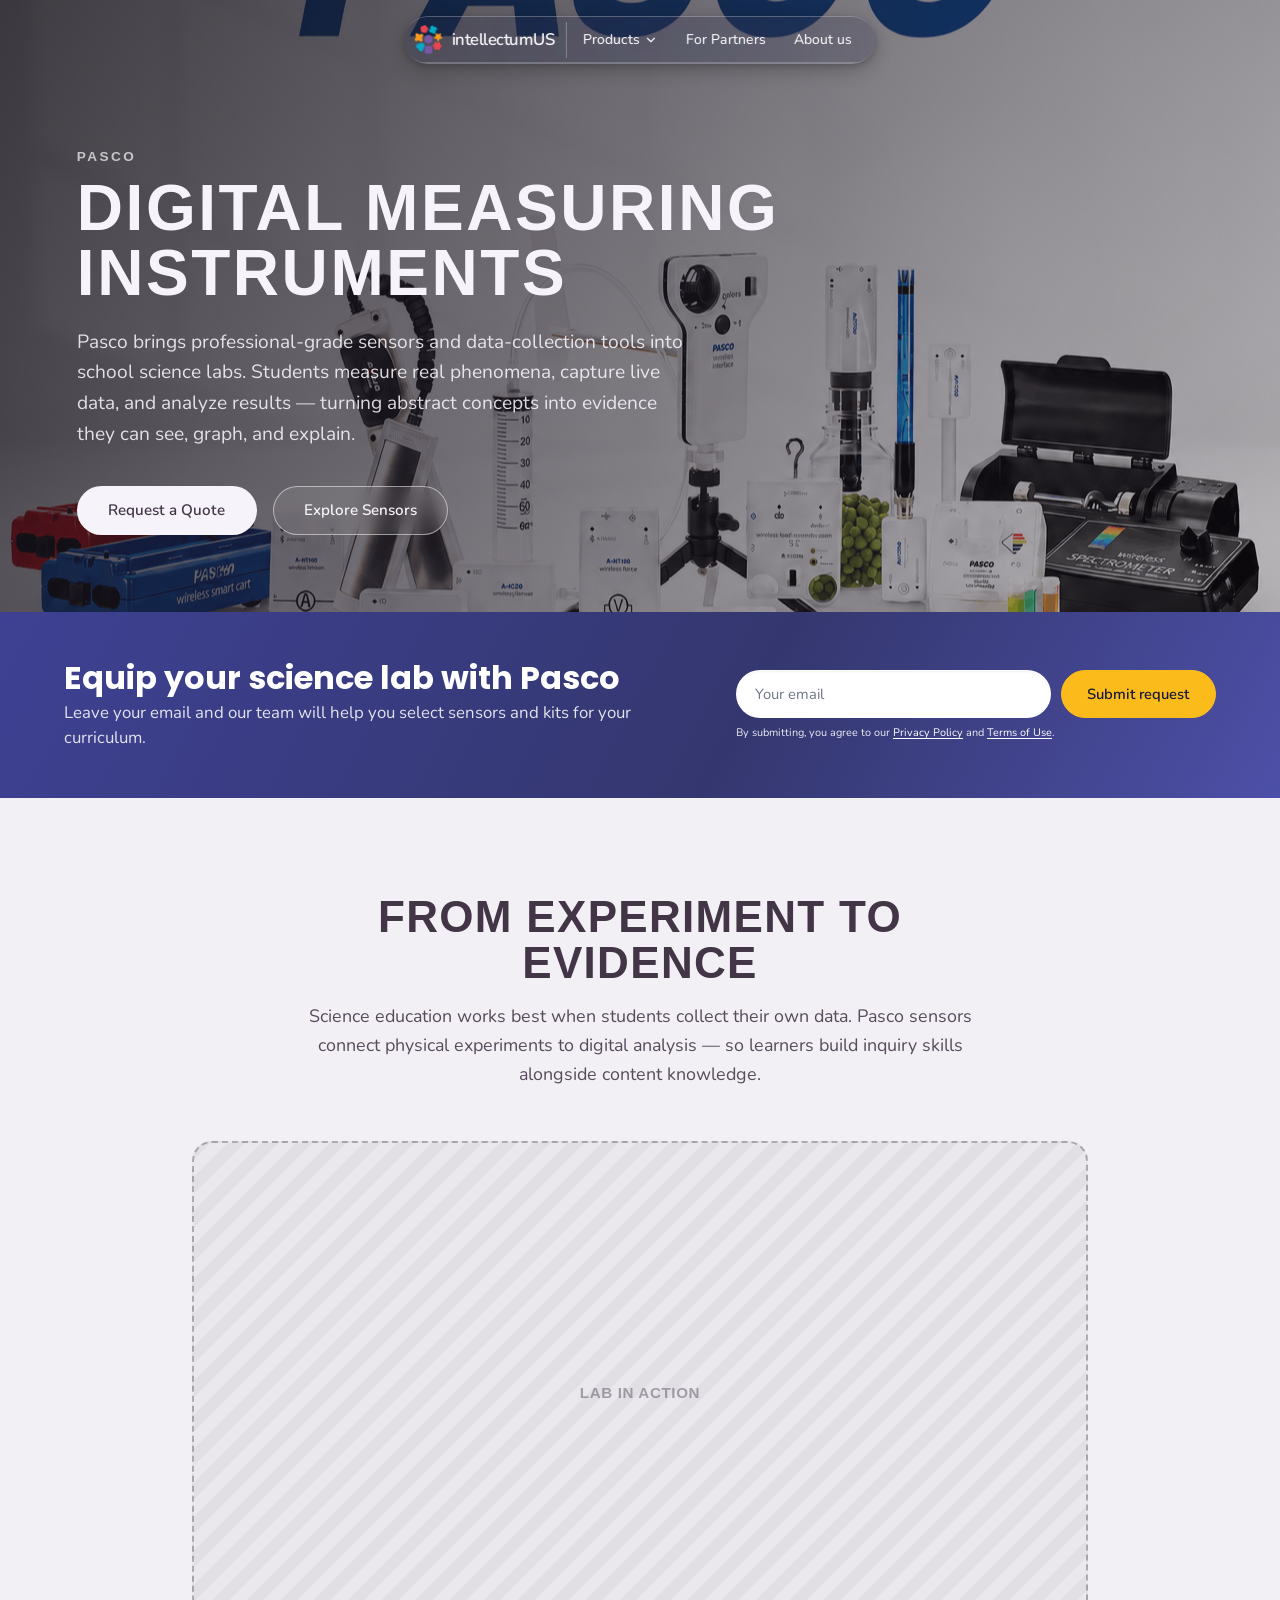
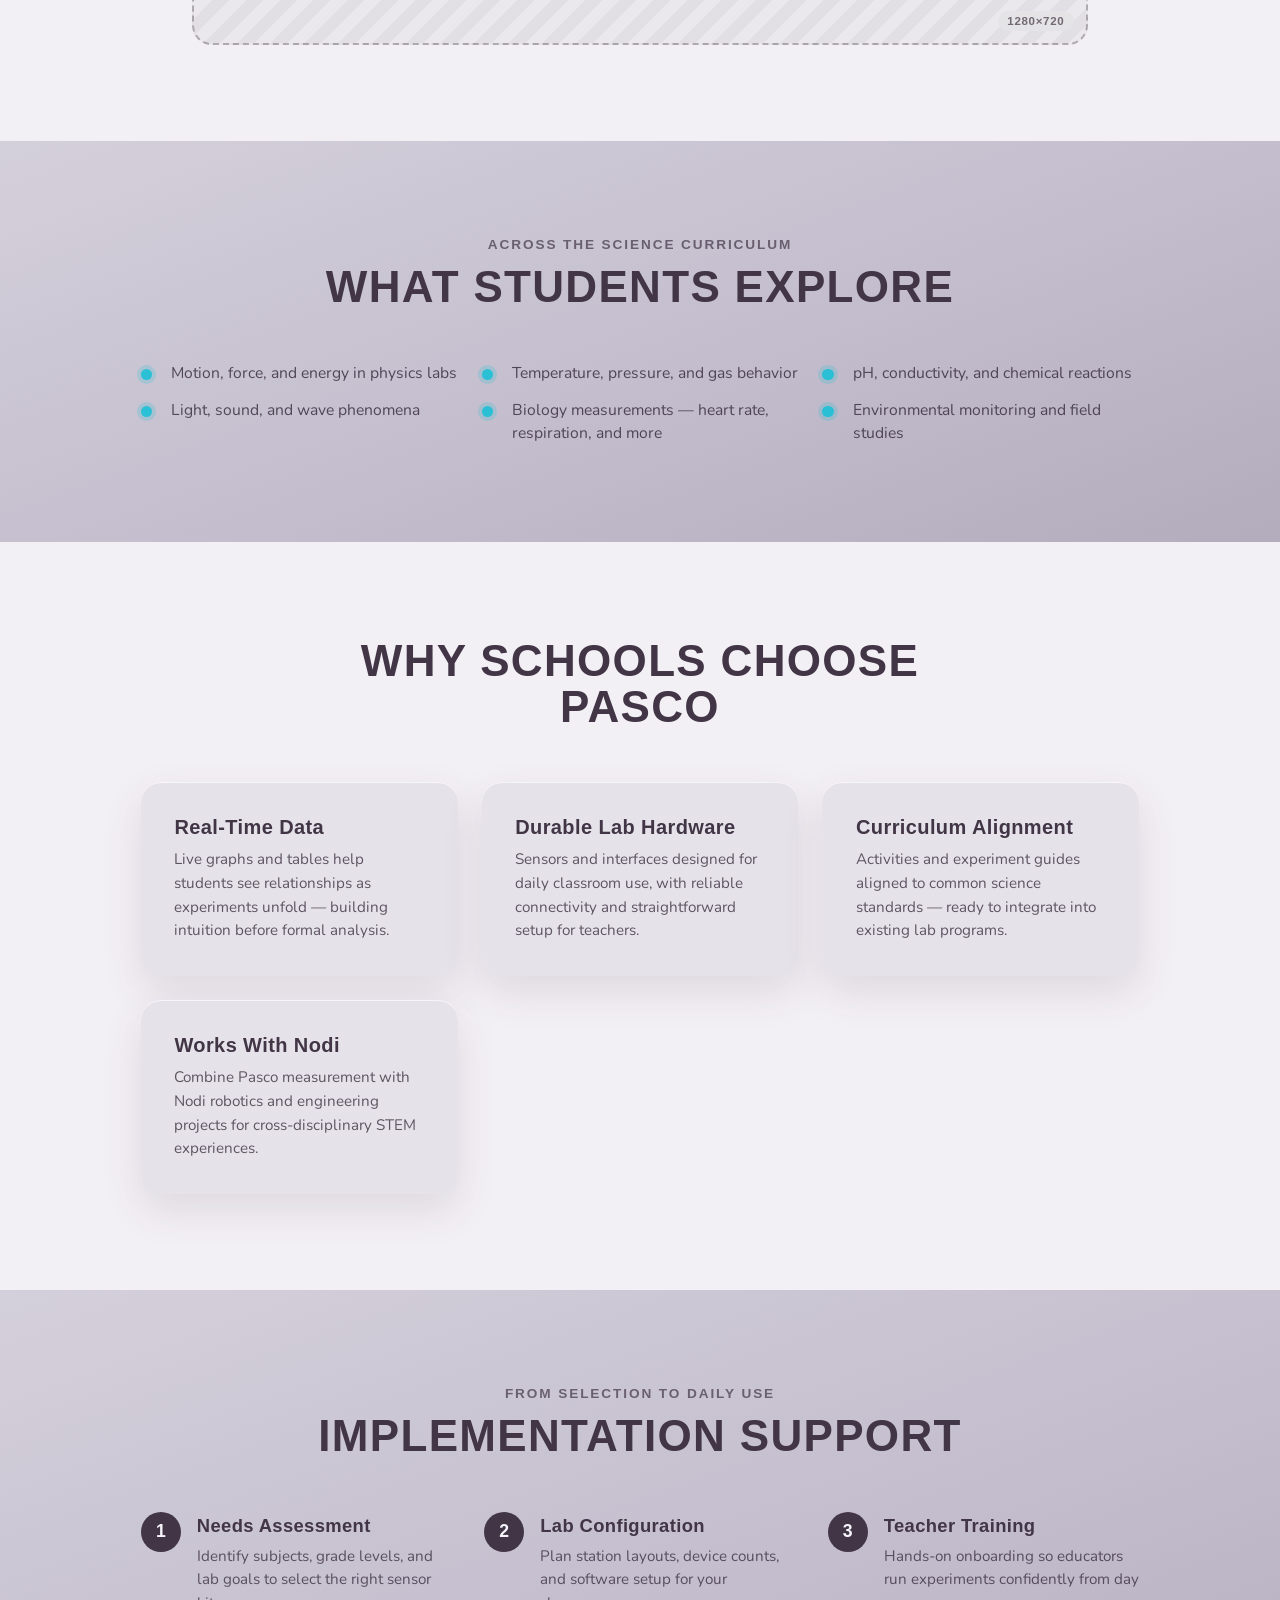
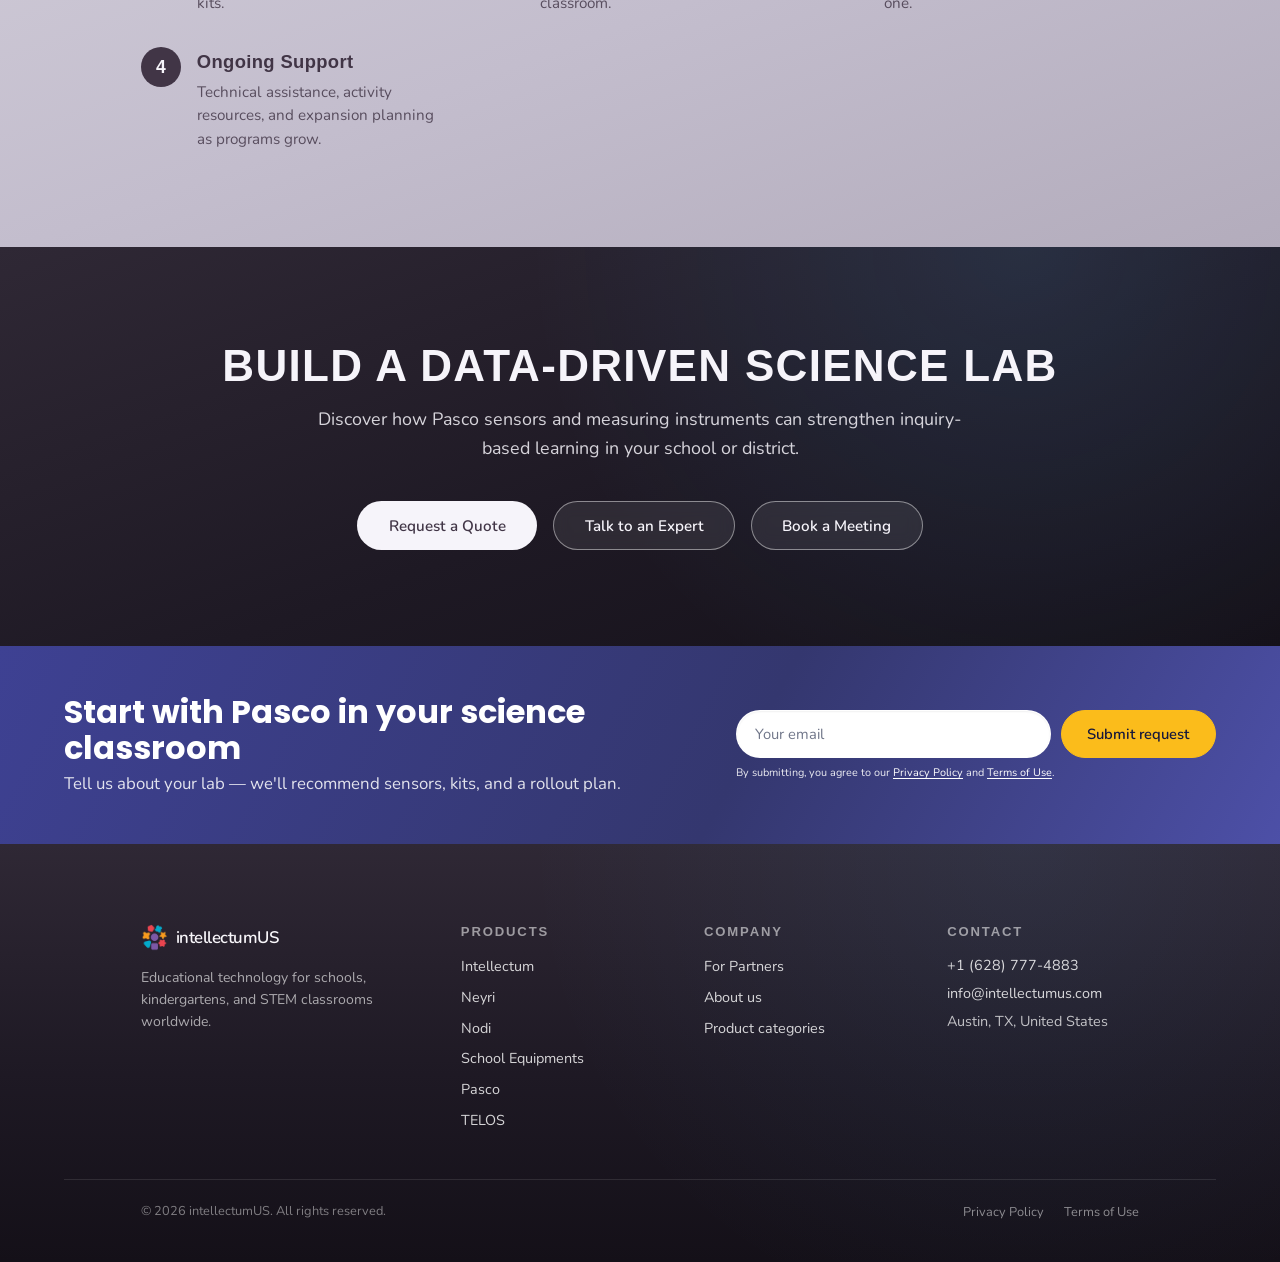
<file: pasco.html>
<!DOCTYPE html>
<html lang="en">
  <head>
    <meta charset="UTF-8" />
    <meta name="viewport" content="width=device-width, initial-scale=1.0" />
    <meta name="robots" content="index, follow, max-image-preview:large, max-snippet:-1" />
    <meta name="theme-color" content="#3e4193" />
    <meta name="author" content="intellectumUS LLC" />
    <title>Pasco — Digital Sensors &amp; Lab Tools for Science Classrooms | intellectumUS</title>
    <meta
      name="description"
      content="Pasco — digital measuring instruments for science classrooms. Collect, analyze, and visualize real experimental data with sensors and lab tools built for STEM programs."
    />
    <link rel="canonical" href="https://www.intellectumus.com/pasco" />
    <meta name="keywords" content="Pasco, science sensors, data collection, lab instruments, science classroom, STEM measurement, intellectumUS" />
    <meta property="og:type" content="website" />
    <meta property="og:title" content="Pasco — Digital Sensors &amp; Lab Tools for Science Classrooms | intellectumUS" />
    <meta property="og:url" content="https://www.intellectumus.com/pasco" />
    <meta
      property="og:description"
      content="Digital measuring instruments for science classrooms — sensors, data collection, and analysis for hands-on STEM learning."
    />
    <meta property="og:site_name" content="intellectumUS" />
    <meta property="og:locale" content="en_US" />
    <meta property="og:image" content="https://www.intellectumus.com/assets/og/og-pasco.png" />
    <meta property="og:image:type" content="image/png" />
    <meta property="og:image:width" content="1200" />
    <meta property="og:image:height" content="630" />
    <meta property="og:image:alt" content="Pasco — Digital Measuring Instruments" />
    <meta name="twitter:card" content="summary_large_image" />
    <meta name="twitter:title" content="Pasco — Digital Sensors &amp; Lab Tools for Science Classrooms | intellectumUS" />
    <meta
      name="twitter:description"
      content="Digital measuring instruments for science classrooms — sensors, data collection, and analysis for hands-on STEM learning."
    />
    <meta name="twitter:image" content="https://www.intellectumus.com/assets/og/og-pasco.png" />
    <link rel="icon" type="image/svg+xml" href="assets/icon/favicon.svg" />
    <link rel="icon" href="assets/icon/intellectum-128.png" type="image/png" />
    <link rel="apple-touch-icon" href="assets/icon/intellectum-256.png" />
    <link rel="manifest" href="site.webmanifest" />
    <link rel="preconnect" href="https://fonts.googleapis.com" />
    <link rel="preconnect" href="https://fonts.gstatic.com" crossorigin />
    <link
      href="https://fonts.googleapis.com/css2?family=Poppins:ital,wght@0,400;0,500;0,600;0,700;1,500&family=Nunito:wght@400;500;600;700&family=Source+Serif+4:ital,wght@1,400;1,500&display=swap"
      rel="stylesheet"
    />
    <link rel="stylesheet" href="styles.css" />
    <script type="application/ld+json">
      {
        "@context": "https://schema.org",
        "@graph": [
          {
            "@type": "Product",
            "name": "Pasco",
            "url": "https://www.intellectumus.com/pasco",
            "image": "https://www.intellectumus.com/assets/og/og-pasco.png",
            "description": "Pasco brings professional-grade sensors and data-collection tools into school science labs so students can measure, capture, and analyze real experimental data.",
            "category": "Science lab instruments",
            "brand": { "@type": "Brand", "name": "intellectumUS" },
            "manufacturer": {
              "@type": "Organization",
              "name": "intellectumUS",
              "url": "https://www.intellectumus.com/"
            }
          },
          {
            "@type": "BreadcrumbList",
            "itemListElement": [
              { "@type": "ListItem", "position": 1, "name": "Home", "item": "https://www.intellectumus.com/" },
              { "@type": "ListItem", "position": 2, "name": "Products", "item": "https://www.intellectumus.com/#bento-showcase" },
              { "@type": "ListItem", "position": 3, "name": "Pasco", "item": "https://www.intellectumus.com/pasco" }
            ]
          }
        ]
      }
    </script>
  </head>
  <body class="bloom-page is-nav-merged">
    <div class="site-chrome" data-nav-merge="always">
      <a class="site-brand liquid-glass brand" href="/" aria-label="intellectumUS — Home">
        <span class="brand-mark" aria-hidden="true">
          <picture>
            <source srcset="assets/icon/intellectum-128.webp" type="image/webp" />
            <img src="assets/icon/intellectum-128.png" alt="" width="128" height="128" decoding="async" />
          </picture>
        </span>
        <span class="brand-text">intellectumUS</span>
      </a>
      <nav class="site-nav liquid-glass" aria-label="Site">
        <ul class="site-nav__list">
          <li class="site-nav__item site-nav__item--has-menu">
            <button
              class="site-nav__link site-nav__toggle"
              type="button"
              aria-expanded="false"
              aria-haspopup="true"
              data-scroll-href="/#bento-showcase"
            >
              <svg class="site-nav__icon" viewBox="0 0 24 24" fill="none" stroke="currentColor" stroke-width="2" stroke-linecap="round" stroke-linejoin="round" aria-hidden="true">
                <rect x="3" y="3" width="7" height="7" rx="1.5" />
                <rect x="14" y="3" width="7" height="7" rx="1.5" />
                <rect x="3" y="14" width="7" height="7" rx="1.5" />
                <rect x="14" y="14" width="7" height="7" rx="1.5" />
              </svg>
              <span data-i18n="nav.products">Products</span>
              <svg class="site-nav__caret" viewBox="0 0 24 24" fill="none" stroke="currentColor" stroke-width="2" stroke-linecap="round" stroke-linejoin="round" aria-hidden="true">
                <polyline points="6 9 12 15 18 9" />
              </svg>
            </button>
            <ul class="site-nav__dropdown liquid-glass">
              <li><a href="/intellectum" data-i18n="nav.intellectum">Intellectum</a></li>
              <li><a href="/neyri" data-i18n="nav.neyri">Neyri</a></li>
              <li><a href="/nodi" data-i18n="nav.nodi">Nodi</a></li>
              <li><a href="/labo" data-i18n="nav.equipment">School Equipments</a></li>
              <li><a href="/pasco" data-i18n="nav.pasco">Pasco</a></li>
              <li><a href="/telos">TELOS</a></li>
            </ul>
          </li>
          <li>
            <a class="site-nav__link" href="/partners" data-i18n-aria-label="nav.partners" aria-label="For Partners">
              <svg class="site-nav__icon" viewBox="0 0 24 24" fill="none" stroke="currentColor" stroke-width="2" stroke-linecap="round" stroke-linejoin="round" aria-hidden="true">
                <path d="M16 21v-2a4 4 0 0 0-8 0v2" />
                <circle cx="12" cy="7" r="4" />
                <path d="M3 21v-2a4 4 0 0 1 3-3.87" />
                <path d="M21 21v-2a4 4 0 0 0-3-3.87" />
              </svg>
              <span data-i18n="nav.partners">For Partners</span>
            </a>
          </li>
          <li>
            <a class="site-nav__link" href="/about" data-i18n-aria-label="nav.about" aria-label="About us">
              <svg class="site-nav__icon" viewBox="0 0 24 24" fill="none" stroke="currentColor" stroke-width="2" stroke-linecap="round" stroke-linejoin="round" aria-hidden="true">
                <circle cx="12" cy="12" r="9" />
                <path d="M12 16v-4" />
                <path d="M12 8h.01" />
              </svg>
              <span data-i18n="nav.about">About us</span>
            </a>
          </li>
        </ul>
      </nav>
    </div>

    <main class="inner-page">
      <section
        class="inner-page__hero inner-page__hero--media"
        style="--hero-bg: url('assets/pasco/bento/pasco%2025-24.png')"
        aria-labelledby="pasco-hero-title"
      >
        <div class="inner-page__hero-inner">
          <p class="inner-page__eyebrow">Pasco</p>
          <h1 class="inner-page__title" id="pasco-hero-title">Digital Measuring Instruments</h1>
          <p class="inner-page__lead">
            Pasco brings professional-grade sensors and data-collection tools into school science
            labs. Students measure real phenomena, capture live data, and analyze results — turning
            abstract concepts into evidence they can see, graph, and explain.
          </p>
          <div class="inner-hero__actions">
            <a class="inner-hero__btn inner-hero__btn--solid" href="#pasco-contact">Request a Quote</a>
            <a class="inner-hero__btn inner-hero__btn--ghost" href="#pasco-contact">Explore Sensors</a>
          </div>
        </div>
      </section>

      <section class="email-cta" aria-labelledby="email-cta-title-hero">
        <div class="email-cta__inner">
          <div class="email-cta__copy">
            <h2 class="email-cta__title" id="email-cta-title-hero" data-i18n="cta.email.pasco.hero.title">
              Equip your science lab with Pasco
            </h2>
            <p class="email-cta__lead" data-i18n="cta.email.pasco.hero.lead">
              Leave your email and our team will help you select sensors and kits for your curriculum.
            </p>
          </div>
          <form
            id="lead-form-hero"
            class="email-cta__form"
            method="post"
            data-lead-form
            data-lead-product="pasco"
          >
            <input
              type="text"
              name="company"
              class="lead-form__hp"
              tabindex="-1"
              autocomplete="off"
              aria-hidden="true"
            />
            <div class="email-cta__row">
              <label class="email-cta__field lead-form__field">
                <span class="visually-hidden" data-i18n="form.email">Your email</span>
                <span class="lead-form__control">
                  <input
                    type="email"
                    name="email"
                    placeholder="Your email"
                    autocomplete="email"
                    aria-label="Email"
                    data-i18n-placeholder="form.email"
                    data-i18n-aria-label="form.email"
                  />
                </span>
              </label>
              <button class="lead-form__submit" type="submit" data-i18n="form.submit">
                Submit request
              </button>
            </div>
            <p class="lead-form__consent email-cta__consent">
              By submitting, you agree to our <a href="/privacy">Privacy Policy</a> and
              <a href="/terms">Terms of Use</a>.
            </p>
          </form>
        </div>
      </section>

      <section class="inner-section inner-section--mist" aria-labelledby="pasco-intro-title">
        <div class="inner-section__inner">
          <div class="inner-section__head">
            <h2 class="inner-section__title" id="pasco-intro-title">From Experiment to Evidence</h2>
            <p class="inner-section__lead">
              Science education works best when students collect their own data. Pasco sensors connect
              physical experiments to digital analysis — so learners build inquiry skills alongside
              content knowledge.
            </p>
          </div>
          <div class="media-frame media-frame--wide" data-size="1280×720" role="img" aria-label="Pasco sensors in a classroom lab placeholder">
            <span class="media-frame__label">Lab in action</span>
          </div>
        </div>
      </section>

      <section class="inner-section inner-section--surface" aria-labelledby="pasco-subjects-title">
        <div class="inner-section__inner">
          <div class="inner-section__head">
            <p class="inner-section__eyebrow">Across the science curriculum</p>
            <h2 class="inner-section__title" id="pasco-subjects-title">What Students Explore</h2>
          </div>
          <ul class="check-list">
            <li class="check-list__item">Motion, force, and energy in physics labs</li>
            <li class="check-list__item">Temperature, pressure, and gas behavior</li>
            <li class="check-list__item">pH, conductivity, and chemical reactions</li>
            <li class="check-list__item">Light, sound, and wave phenomena</li>
            <li class="check-list__item">Biology measurements — heart rate, respiration, and more</li>
            <li class="check-list__item">Environmental monitoring and field studies</li>
          </ul>
        </div>
      </section>

      <section class="inner-section inner-section--mist" aria-labelledby="pasco-features-title">
        <div class="inner-section__inner">
          <div class="inner-section__head">
            <h2 class="inner-section__title" id="pasco-features-title">Why Schools Choose Pasco</h2>
          </div>
          <div class="feature-grid">
            <article class="feature-card">
              <h3 class="feature-card__title">Real-Time Data</h3>
              <p class="feature-card__text">
                Live graphs and tables help students see relationships as experiments unfold —
                building intuition before formal analysis.
              </p>
            </article>
            <article class="feature-card">
              <h3 class="feature-card__title">Durable Lab Hardware</h3>
              <p class="feature-card__text">
                Sensors and interfaces designed for daily classroom use, with reliable connectivity
                and straightforward setup for teachers.
              </p>
            </article>
            <article class="feature-card">
              <h3 class="feature-card__title">Curriculum Alignment</h3>
              <p class="feature-card__text">
                Activities and experiment guides aligned to common science standards — ready to
                integrate into existing lab programs.
              </p>
            </article>
            <article class="feature-card">
              <h3 class="feature-card__title">Works With Nodi</h3>
              <p class="feature-card__text">
                Combine Pasco measurement with Nodi robotics and engineering projects for
                cross-disciplinary STEM experiences.
              </p>
            </article>
          </div>
        </div>
      </section>

      <section class="inner-section inner-section--surface" aria-labelledby="pasco-impl-title">
        <div class="inner-section__inner">
          <div class="inner-section__head">
            <p class="inner-section__eyebrow">From selection to daily use</p>
            <h2 class="inner-section__title" id="pasco-impl-title">Implementation Support</h2>
          </div>
          <ol class="steps-list">
            <li class="steps-list__item">
              <h3 class="steps-list__title">Needs Assessment</h3>
              <p class="steps-list__text">Identify subjects, grade levels, and lab goals to select the right sensor kits.</p>
            </li>
            <li class="steps-list__item">
              <h3 class="steps-list__title">Lab Configuration</h3>
              <p class="steps-list__text">Plan station layouts, device counts, and software setup for your classroom.</p>
            </li>
            <li class="steps-list__item">
              <h3 class="steps-list__title">Teacher Training</h3>
              <p class="steps-list__text">Hands-on onboarding so educators run experiments confidently from day one.</p>
            </li>
            <li class="steps-list__item">
              <h3 class="steps-list__title">Ongoing Support</h3>
              <p class="steps-list__text">Technical assistance, activity resources, and expansion planning as programs grow.</p>
            </li>
          </ol>
        </div>
      </section>

      <section class="inner-cta-band inner-section" id="pasco-contact" aria-labelledby="pasco-cta-title">
        <div class="inner-section__inner">
          <h2 class="inner-section__title" id="pasco-cta-title">Build a Data-Driven Science Lab</h2>
          <p class="inner-section__lead">
            Discover how Pasco sensors and measuring instruments can strengthen inquiry-based
            learning in your school or district.
          </p>
          <div class="inner-cta-band__actions">
            <a class="inner-hero__btn inner-hero__btn--solid" href="mailto:info@intellectumus.com">Request a Quote</a>
            <a class="inner-hero__btn inner-hero__btn--ghost" href="mailto:info@intellectumus.com">Talk to an Expert</a>
            <a class="inner-hero__btn inner-hero__btn--ghost" href="tel:+16287774883">Book a Meeting</a>
          </div>
        </div>
      </section>

      <section class="email-cta" aria-labelledby="email-cta-title-footer">
        <div class="email-cta__inner">
          <div class="email-cta__copy">
            <h2 class="email-cta__title" id="email-cta-title-footer" data-i18n="cta.email.pasco.footer.title">
              Start with Pasco in your science classroom
            </h2>
            <p class="email-cta__lead" data-i18n="cta.email.pasco.footer.lead">
              Tell us about your lab — we'll recommend sensors, kits, and a rollout plan.
            </p>
          </div>
          <form
            id="lead-form-footer"
            class="email-cta__form"
            method="post"
            data-lead-form
            data-lead-product="pasco"
          >
            <input
              type="text"
              name="company"
              class="lead-form__hp"
              tabindex="-1"
              autocomplete="off"
              aria-hidden="true"
            />
            <div class="email-cta__row">
              <label class="email-cta__field lead-form__field">
                <span class="visually-hidden" data-i18n="form.email">Your email</span>
                <span class="lead-form__control">
                  <input
                    type="email"
                    name="email"
                    placeholder="Your email"
                    autocomplete="email"
                    aria-label="Email"
                    data-i18n-placeholder="form.email"
                    data-i18n-aria-label="form.email"
                  />
                </span>
              </label>
              <button class="lead-form__submit" type="submit" data-i18n="form.submit">
                Submit request
              </button>
            </div>
            <p class="lead-form__consent email-cta__consent">
              By submitting, you agree to our <a href="/privacy">Privacy Policy</a> and
              <a href="/terms">Terms of Use</a>.
            </p>
          </form>
        </div>
      </section>
    </main>

    <footer class="site-footer" aria-labelledby="site-footer-title">
      <div class="site-footer__inner">
        <div class="site-footer__brand">
          <a class="site-footer__logo brand" href="/" aria-label="intellectumUS — Home">
            <span class="brand-mark" aria-hidden="true">
              <picture>
                <source srcset="assets/icon/intellectum-128.webp" type="image/webp" />
                <img src="assets/icon/intellectum-128.png" alt="" width="128" height="128" decoding="async" loading="lazy" />
              </picture>
            </span>
            <span class="brand-text">intellectumUS</span>
          </a>
          <p class="site-footer__tagline" data-i18n="footer.tagline">
            Educational technology for schools, kindergartens, and STEM classrooms worldwide.
          </p>
        </div>
        <nav class="site-footer__nav" aria-label="Footer products">
          <h2 class="site-footer__heading" id="site-footer-title" data-i18n="footer.products">Products</h2>
          <ul class="site-footer__list">
            <li><a href="/intellectum" data-i18n="nav.intellectum">Intellectum</a></li>
            <li><a href="/neyri" data-i18n="nav.neyri">Neyri</a></li>
            <li><a href="/nodi" data-i18n="nav.nodi">Nodi</a></li>
            <li><a href="/labo" data-i18n="nav.equipment">School Equipments</a></li>
            <li><a href="/pasco" data-i18n="nav.pasco">Pasco</a></li>
            <li><a href="/telos">TELOS</a></li>
          </ul>
        </nav>
        <nav class="site-footer__nav" aria-label="Footer company">
          <h2 class="site-footer__heading" data-i18n="footer.company">Company</h2>
          <ul class="site-footer__list">
            <li><a href="/partners" data-i18n="nav.partners">For Partners</a></li>
            <li><a href="/about" data-i18n="nav.about">About us</a></li>
            <li><a href="/#bento-showcase" data-i18n="footer.categories">Product categories</a></li>
          </ul>
        </nav>
        <div class="site-footer__contact">
          <h2 class="site-footer__heading" data-i18n="footer.contact">Contact</h2>
          <p class="site-footer__contact-line">
            <a href="tel:+16287774883">+1 (628) 777-4883</a>
          </p>
          <p class="site-footer__contact-line">
            <a href="mailto:info@intellectumus.com">info@intellectumus.com</a>
          </p>
          <p class="site-footer__contact-line" data-i18n="footer.location">
            Austin, TX, United States
          </p>
        </div>
      </div>
      <div class="site-footer__bar">
        <p class="site-footer__copyright" data-i18n="footer.copyright">© 2026 intellectumUS. All rights reserved.</p>
        <ul class="site-footer__legal">
          <li><a href="/privacy" data-i18n="footer.privacy">Privacy Policy</a></li>
          <li><a href="/terms" data-i18n="footer.terms">Terms of Use</a></li>
        </ul>
      </div>
    </footer>

    <script defer src="js/config.js"></script>
    <script defer src="js/track.js"></script>
    <script defer src="js/i18n.js"></script>
    <script defer src="js/app.js"></script>
  </body>
</html>
</file>
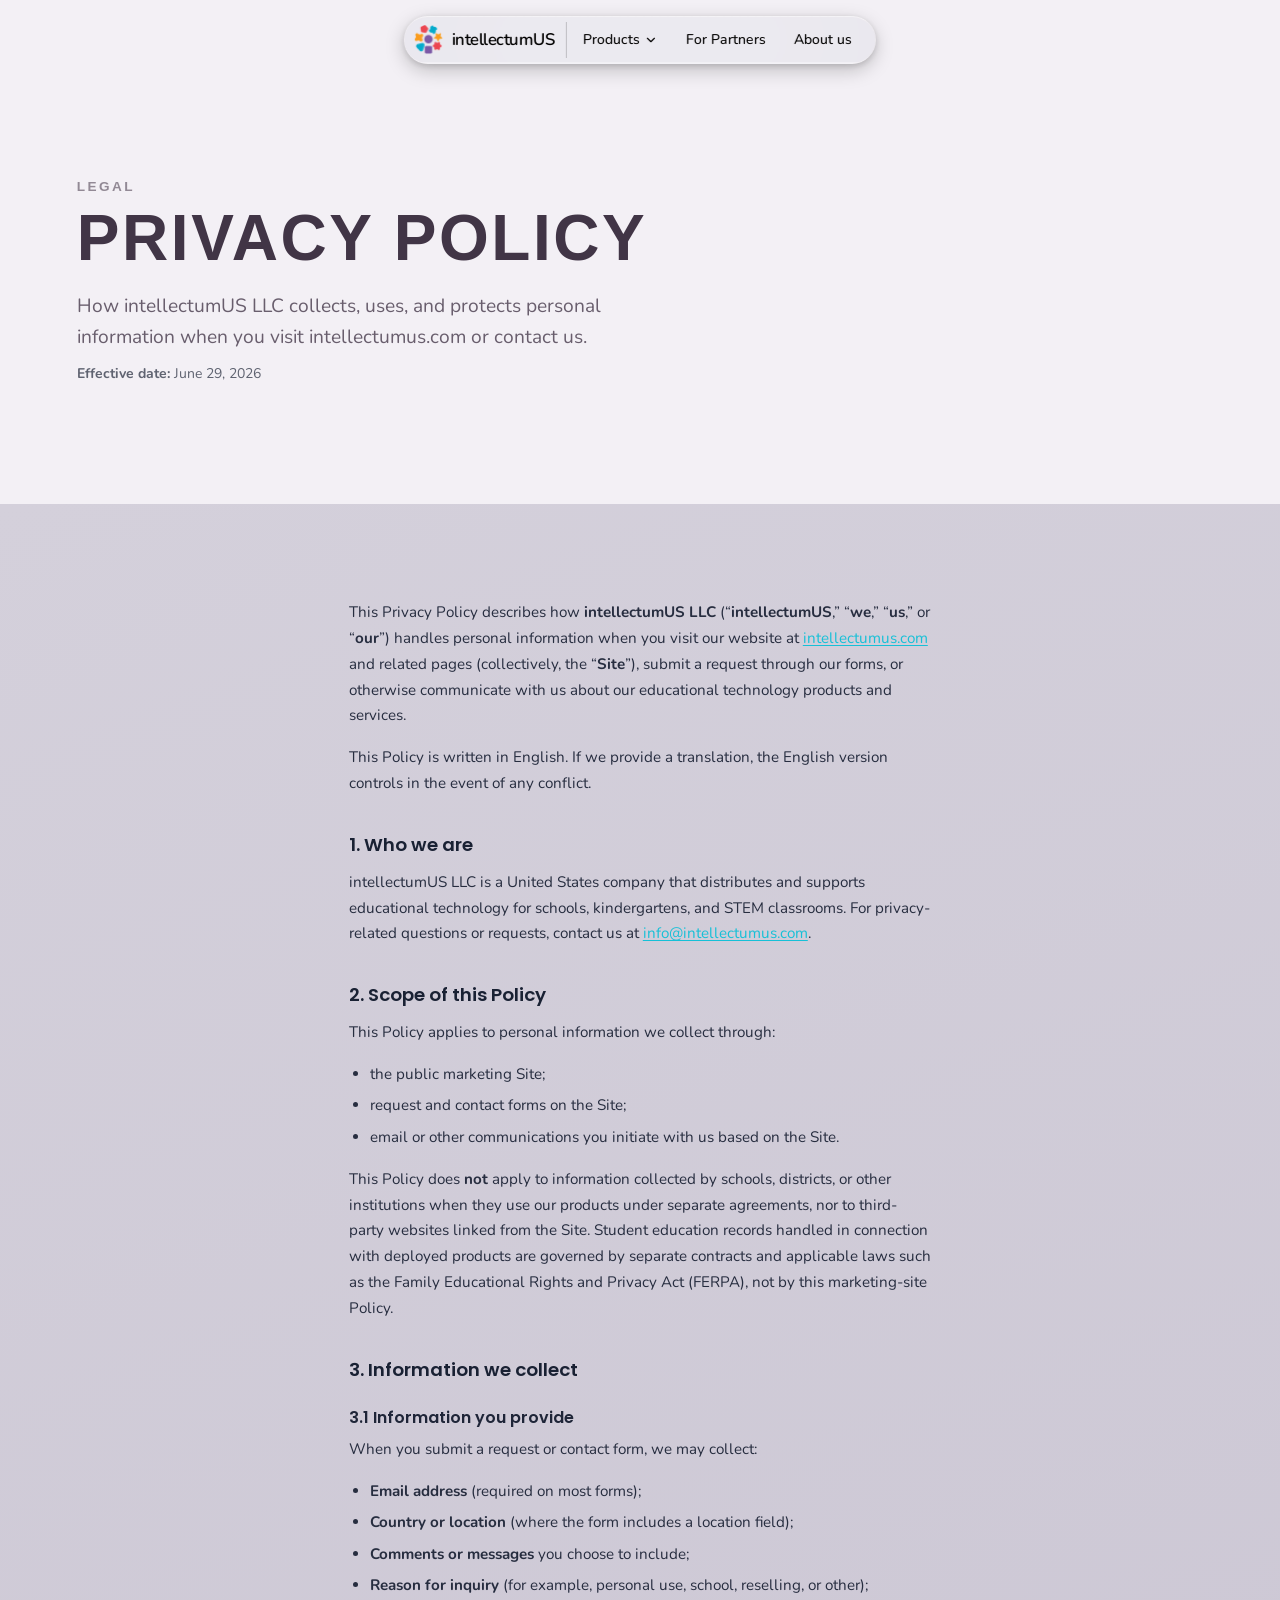
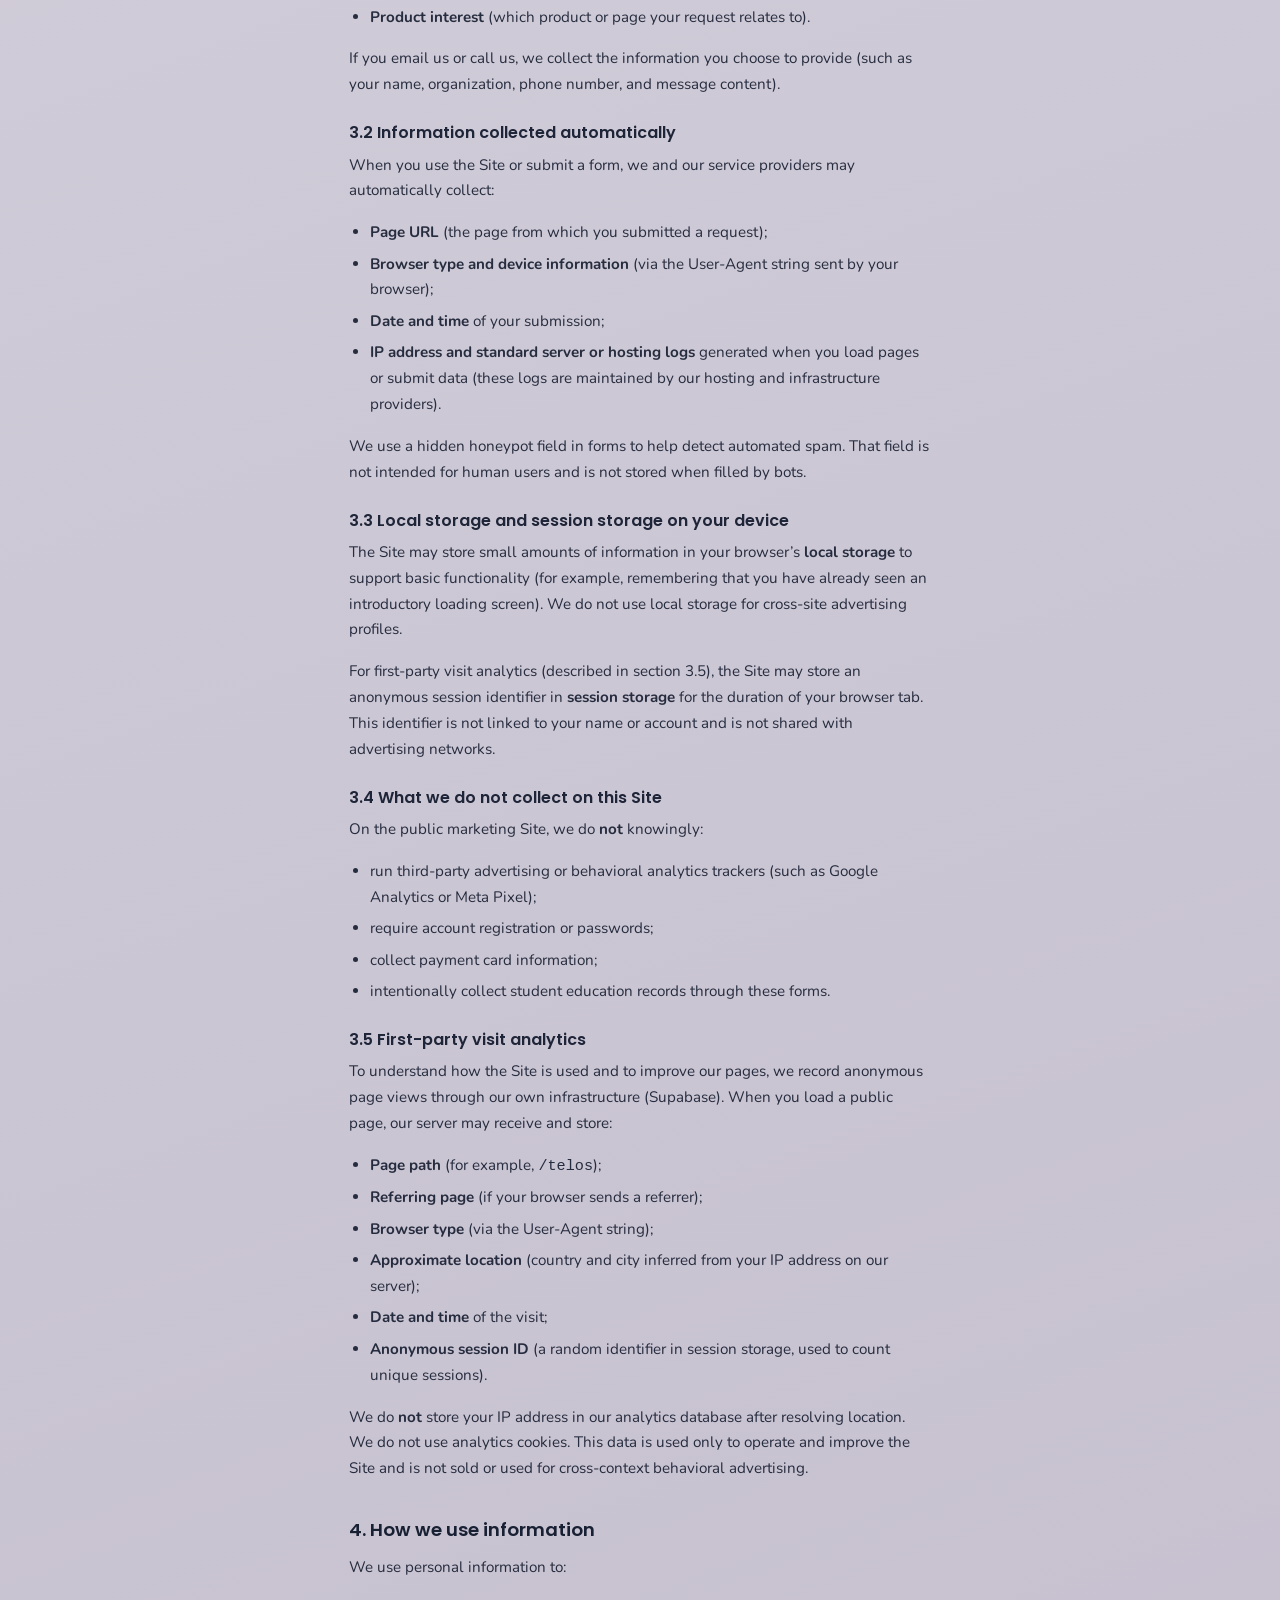
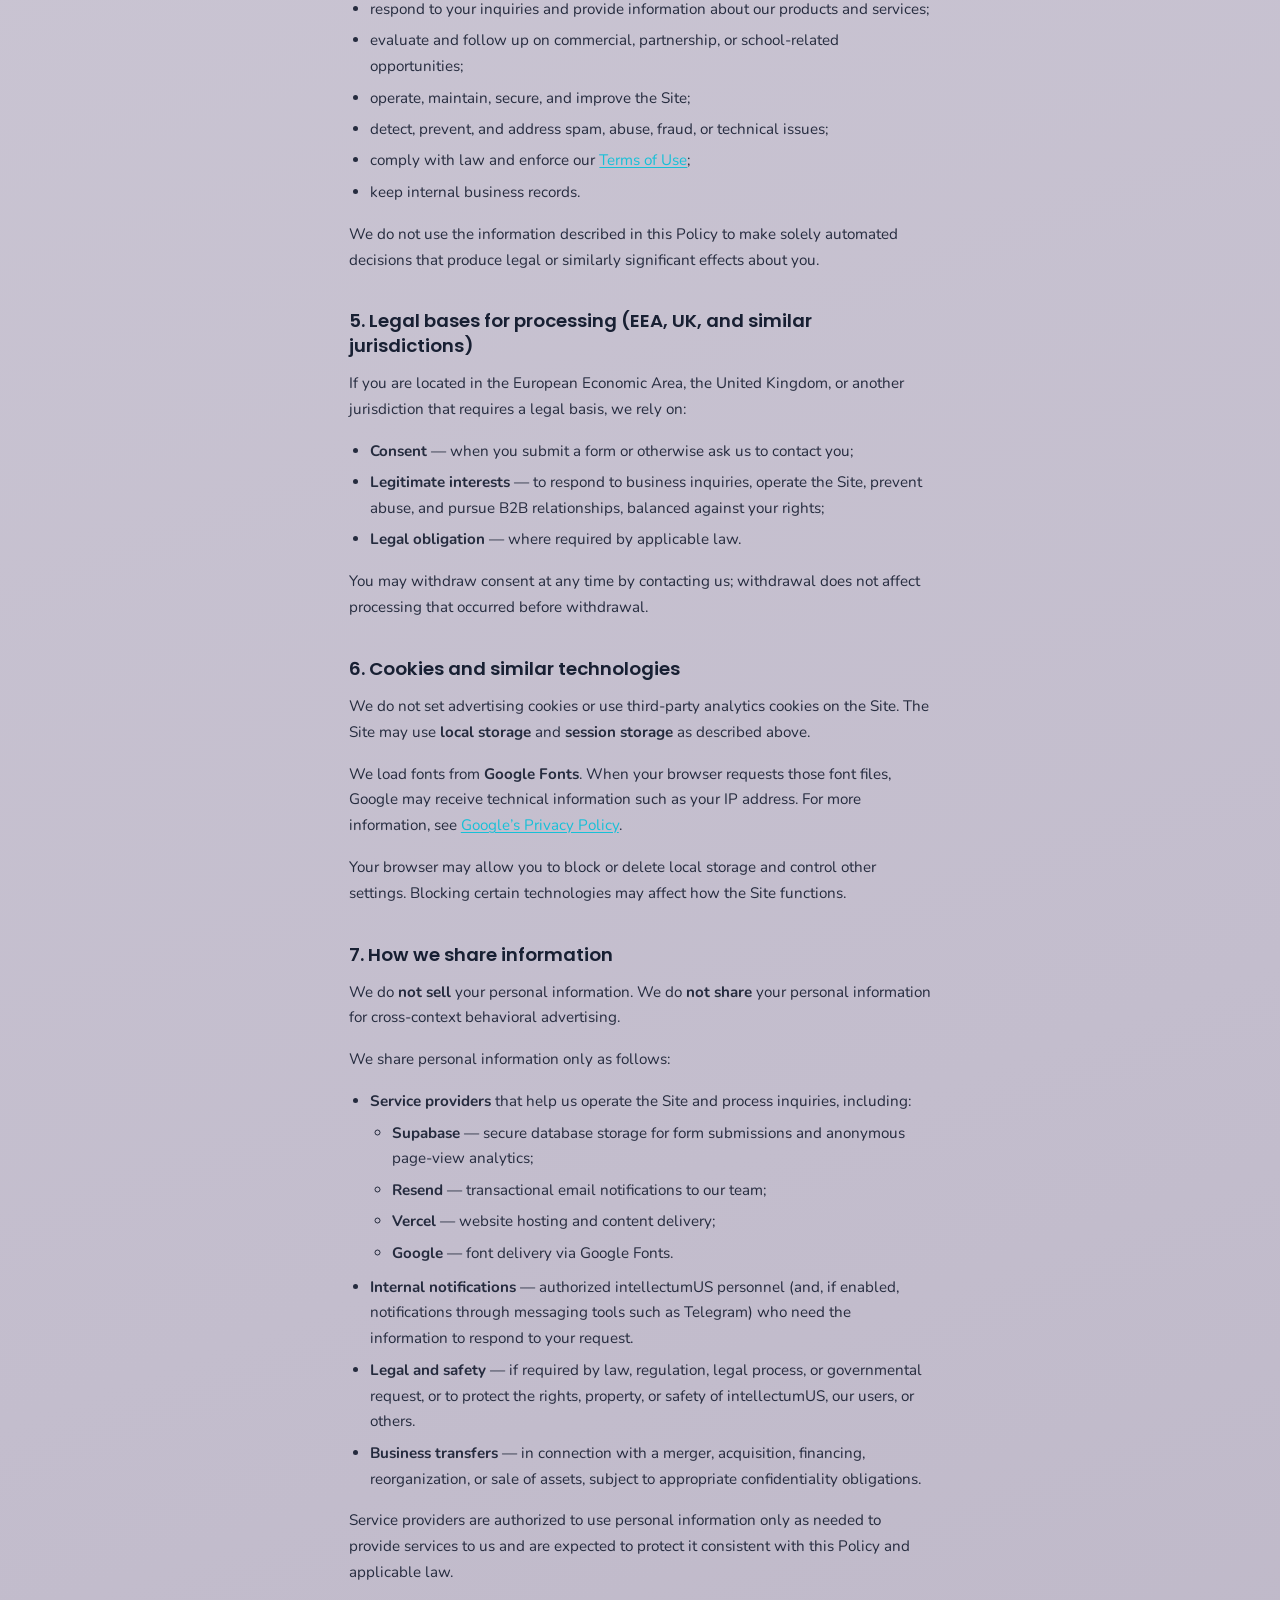
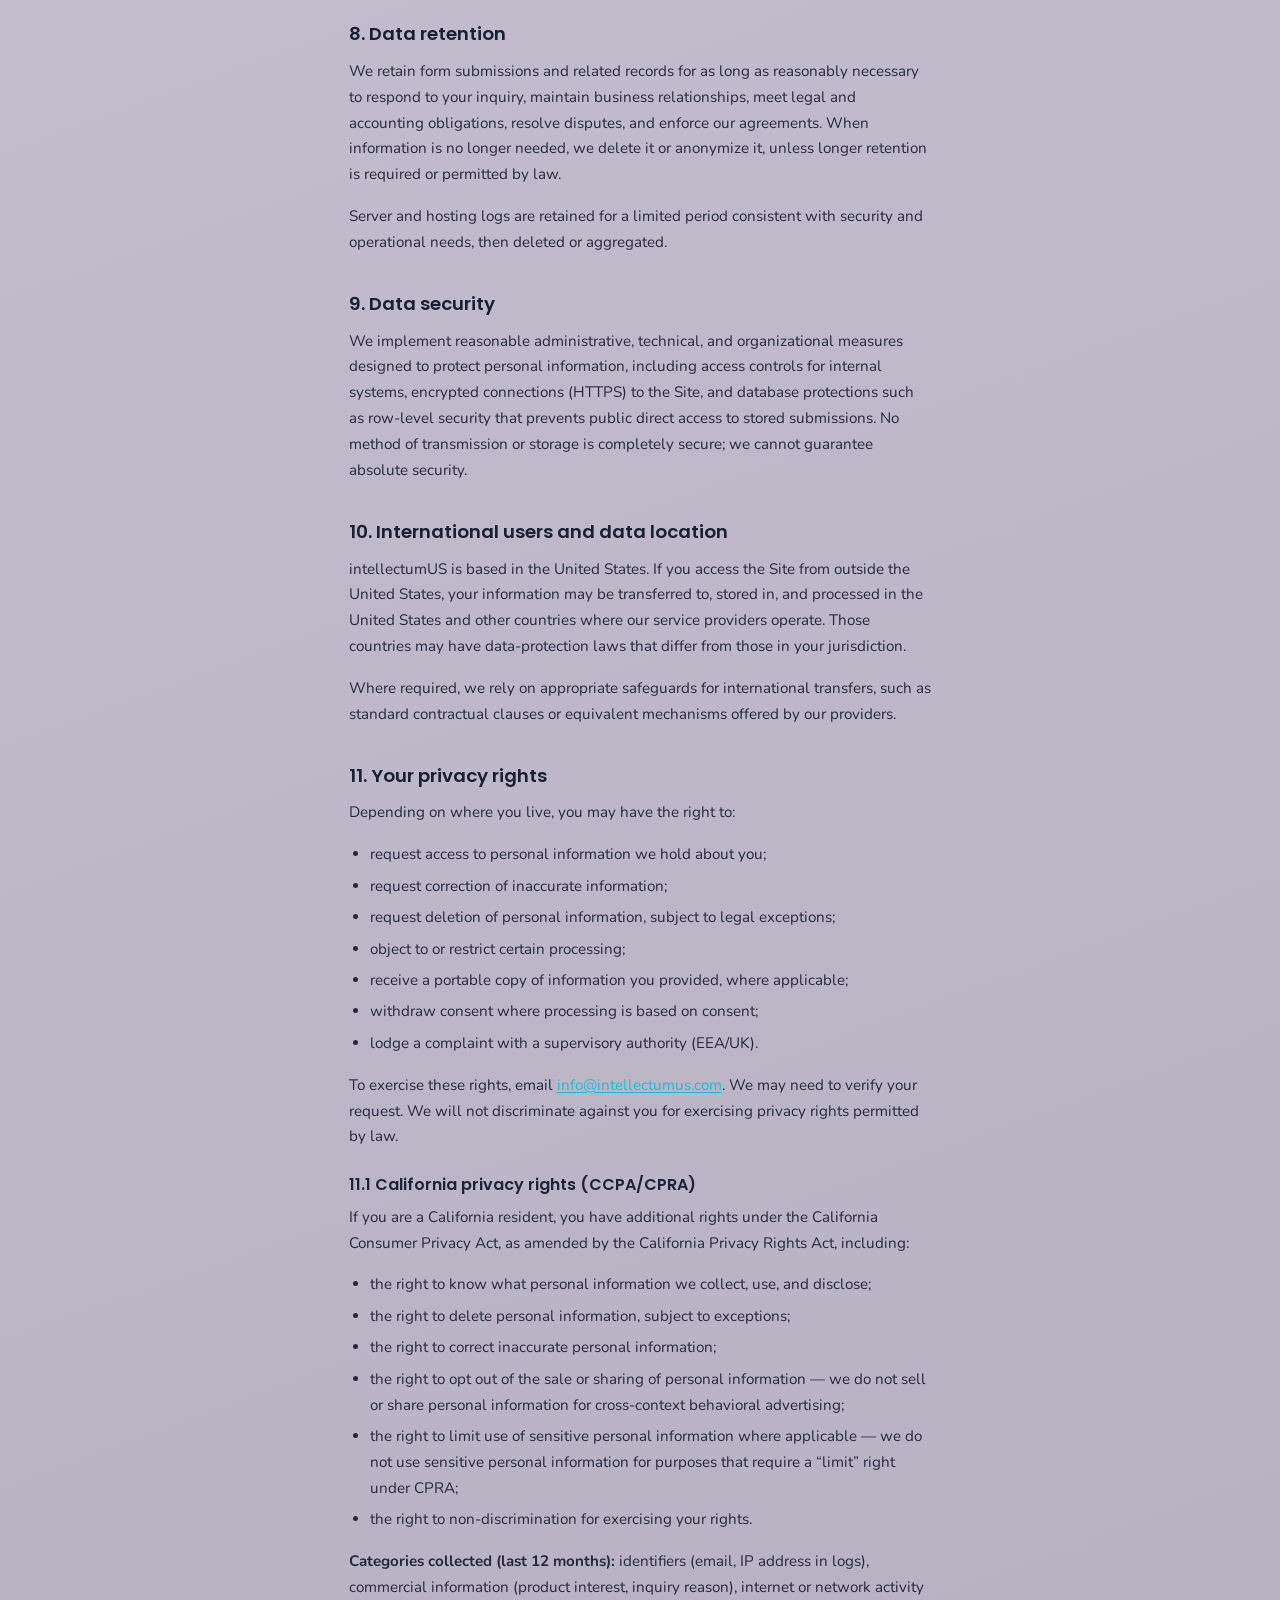
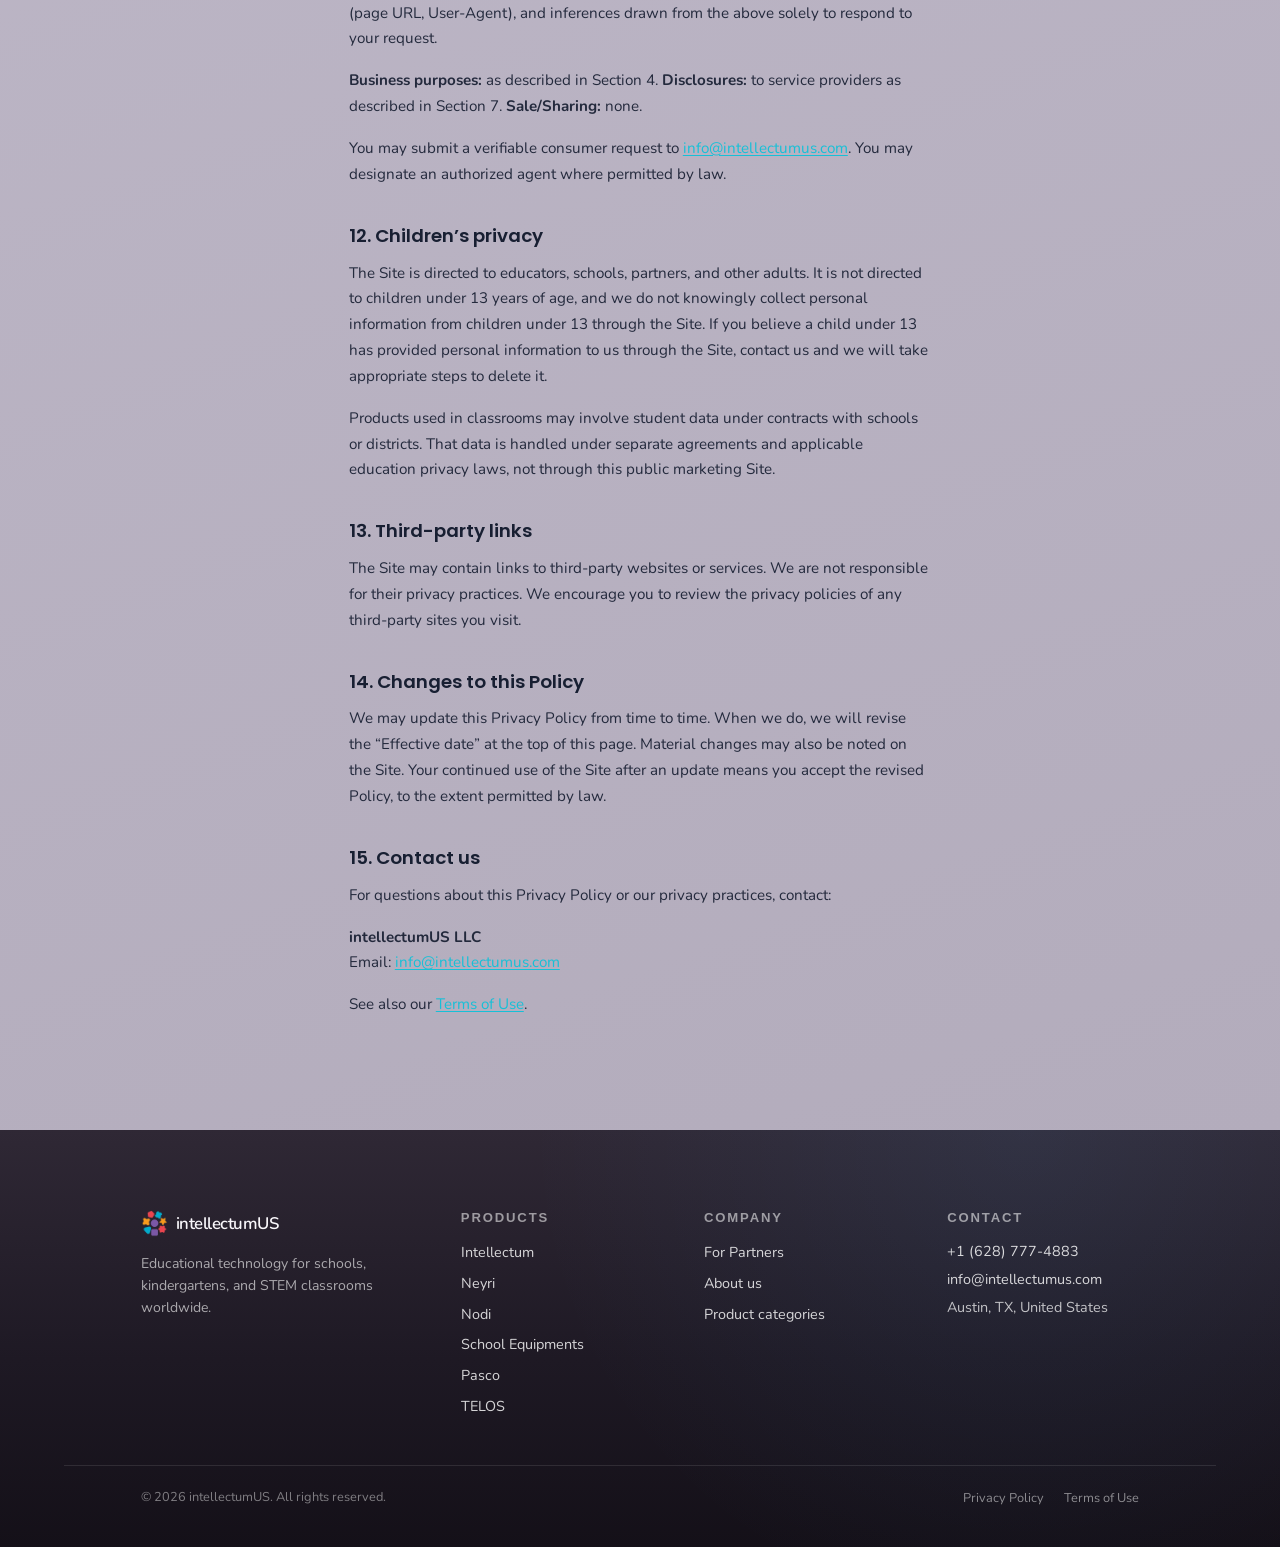
<file: privacy.html>
<!DOCTYPE html>
<html lang="en" data-page-title="page.title.privacy">
  <head>
    <meta charset="UTF-8" />
    <meta name="viewport" content="width=device-width, initial-scale=1.0" />
    <meta name="robots" content="index, follow, max-image-preview:large, max-snippet:-1" />
    <meta name="theme-color" content="#3e4193" />
    <meta name="author" content="intellectumUS LLC" />
    <title>Privacy Policy — How intellectumUS Protects Your Data | intellectumUS</title>
    <meta
      name="description"
      content="Privacy Policy for intellectumUS LLC — how we collect, use, and protect personal information on intellectumus.com."
    />
    <link rel="canonical" href="https://www.intellectumus.com/privacy" />
    <meta property="og:type" content="website" />
    <meta property="og:title" content="Privacy Policy — How intellectumUS Protects Your Data | intellectumUS" />
    <meta property="og:url" content="https://www.intellectumus.com/privacy" />
    <meta
      property="og:description"
      content="Privacy Policy for intellectumUS LLC — how we collect, use, and protect personal information on intellectumus.com."
    />
    <meta property="og:site_name" content="intellectumUS" />
    <meta property="og:locale" content="en_US" />
    <meta property="og:image" content="https://www.intellectumus.com/assets/og/og-image.png" />
    <meta property="og:image:type" content="image/png" />
    <meta property="og:image:width" content="1200" />
    <meta property="og:image:height" content="630" />
    <meta name="twitter:card" content="summary_large_image" />
    <meta name="twitter:title" content="Privacy Policy — How intellectumUS Protects Your Data | intellectumUS" />
    <meta name="twitter:image" content="https://www.intellectumus.com/assets/og/og-image.png" />
    <meta
      name="twitter:description"
      content="Privacy Policy for intellectumUS LLC — how we collect, use, and protect personal information on intellectumus.com."
    />
    <link rel="icon" type="image/svg+xml" href="assets/icon/favicon.svg" />
    <link rel="icon" href="assets/icon/intellectum-128.png" type="image/png" />
    <link rel="apple-touch-icon" href="assets/icon/intellectum-256.png" />
    <link rel="manifest" href="site.webmanifest" />
    <link rel="preconnect" href="https://fonts.googleapis.com" />
    <link rel="preconnect" href="https://fonts.gstatic.com" crossorigin />
    <link
      href="https://fonts.googleapis.com/css2?family=Poppins:ital,wght@0,400;0,500;0,600;0,700;1,500&family=Nunito:wght@400;500;600;700&family=Source+Serif+4:ital,wght@1,400;1,500&display=swap"
      rel="stylesheet"
    />
    <link rel="stylesheet" href="styles.css" />
    <script type="application/ld+json">
      {
        "@context": "https://schema.org",
        "@graph": [
          {
            "@type": "WebPage",
            "url": "https://www.intellectumus.com/privacy",
            "name": "Privacy Policy",
            "description": "Privacy Policy for intellectumUS LLC — how we collect, use, and protect personal information on intellectumus.com.",
            "isPartOf": { "@id": "https://www.intellectumus.com/#website" }
          },
          {
            "@type": "BreadcrumbList",
            "itemListElement": [
              { "@type": "ListItem", "position": 1, "name": "Home", "item": "https://www.intellectumus.com/" },
              { "@type": "ListItem", "position": 2, "name": "Privacy Policy", "item": "https://www.intellectumus.com/privacy" }
            ]
          }
        ]
      }
    </script>
  </head>
  <body class="bloom-page is-nav-merged">
    <div class="site-chrome" data-nav-merge="always">
      <a class="site-brand liquid-glass brand" href="/" aria-label="intellectumUS — Home">
        <span class="brand-mark" aria-hidden="true">
          <picture>
            <source srcset="assets/icon/intellectum-128.webp" type="image/webp" />
            <img src="assets/icon/intellectum-128.png" alt="" width="128" height="128" decoding="async" />
          </picture>
        </span>
        <span class="brand-text">intellectumUS</span>
      </a>
      <nav class="site-nav liquid-glass" aria-label="Site">
        <ul class="site-nav__list">
          <li class="site-nav__item site-nav__item--has-menu">
            <button
              class="site-nav__link site-nav__toggle"
              type="button"
              aria-expanded="false"
              aria-haspopup="true"
              data-scroll-href="/#bento-showcase"
            >
              <svg class="site-nav__icon" viewBox="0 0 24 24" fill="none" stroke="currentColor" stroke-width="2" stroke-linecap="round" stroke-linejoin="round" aria-hidden="true">
                <rect x="3" y="3" width="7" height="7" rx="1.5" />
                <rect x="14" y="3" width="7" height="7" rx="1.5" />
                <rect x="3" y="14" width="7" height="7" rx="1.5" />
                <rect x="14" y="14" width="7" height="7" rx="1.5" />
              </svg>
              <span data-i18n="nav.products">Products</span>
              <svg class="site-nav__caret" viewBox="0 0 24 24" fill="none" stroke="currentColor" stroke-width="2" stroke-linecap="round" stroke-linejoin="round" aria-hidden="true">
                <polyline points="6 9 12 15 18 9" />
              </svg>
            </button>
            <ul class="site-nav__dropdown liquid-glass">
              <li><a href="/intellectum" data-i18n="nav.intellectum">Intellectum</a></li>
              <li><a href="/neyri" data-i18n="nav.neyri">Neyri</a></li>
              <li><a href="/nodi" data-i18n="nav.nodi">Nodi</a></li>
              <li><a href="/labo" data-i18n="nav.equipment">School Equipments</a></li>
              <li><a href="/pasco" data-i18n="nav.pasco">Pasco</a></li>
              <li><a href="/telos">TELOS</a></li>
            </ul>
          </li>
          <li>
            <a class="site-nav__link" href="/partners" data-i18n-aria-label="nav.partners" aria-label="For Partners">
              <svg class="site-nav__icon" viewBox="0 0 24 24" fill="none" stroke="currentColor" stroke-width="2" stroke-linecap="round" stroke-linejoin="round" aria-hidden="true">
                <path d="M16 21v-2a4 4 0 0 0-8 0v2" />
                <circle cx="12" cy="7" r="4" />
                <path d="M3 21v-2a4 4 0 0 1 3-3.87" />
                <path d="M21 21v-2a4 4 0 0 0-3-3.87" />
              </svg>
              <span data-i18n="nav.partners">For Partners</span>
            </a>
          </li>
          <li>
            <a class="site-nav__link" href="/about" data-i18n-aria-label="nav.about" aria-label="About us">
              <svg class="site-nav__icon" viewBox="0 0 24 24" fill="none" stroke="currentColor" stroke-width="2" stroke-linecap="round" stroke-linejoin="round" aria-hidden="true">
                <circle cx="12" cy="12" r="9" />
                <path d="M12 16v-4" />
                <path d="M12 8h.01" />
              </svg>
              <span data-i18n="nav.about">About us</span>
            </a>
          </li>
        </ul>
      </nav>
    </div>

    <main class="inner-page">
      <section class="inner-page__hero" aria-labelledby="privacy-hero-title">
        <div class="inner-page__hero-inner">
          <p class="inner-page__eyebrow">Legal</p>
          <h1 class="inner-page__title" id="privacy-hero-title">Privacy Policy</h1>
          <p class="inner-page__lead">
            How intellectumUS LLC collects, uses, and protects personal information when you visit
            intellectumus.com or contact us.
          </p>
          <p class="legal-document__meta"><strong>Effective date:</strong> June 29, 2026</p>
        </div>
      </section>

      <section class="inner-section inner-section--surface" aria-label="Privacy Policy content">
        <div class="inner-section__inner legal-document">
          <p>
            This Privacy Policy describes how <strong>intellectumUS LLC</strong> (“<strong>intellectumUS</strong>,”
            “<strong>we</strong>,” “<strong>us</strong>,” or “<strong>our</strong>”) handles personal information
            when you visit our website at <a href="https://www.intellectumus.com">intellectumus.com</a> and related
            pages (collectively, the “<strong>Site</strong>”), submit a request through our forms, or otherwise
            communicate with us about our educational technology products and services.
          </p>
          <p>
            This Policy is written in English. If we provide a translation, the English version controls in the
            event of any conflict.
          </p>

          <h2>1. Who we are</h2>
          <p>
            intellectumUS LLC is a United States company that distributes and supports educational technology for
            schools, kindergartens, and STEM classrooms. For privacy-related questions or requests, contact us at
            <a href="mailto:info@intellectumus.com">info@intellectumus.com</a>.
          </p>

          <h2>2. Scope of this Policy</h2>
          <p>This Policy applies to personal information we collect through:</p>
          <ul>
            <li>the public marketing Site;</li>
            <li>request and contact forms on the Site;</li>
            <li>email or other communications you initiate with us based on the Site.</li>
          </ul>
          <p>
            This Policy does <strong>not</strong> apply to information collected by schools, districts, or other
            institutions when they use our products under separate agreements, nor to third-party websites linked
            from the Site. Student education records handled in connection with deployed products are governed by
            separate contracts and applicable laws such as the Family Educational Rights and Privacy Act (FERPA),
            not by this marketing-site Policy.
          </p>

          <h2>3. Information we collect</h2>
          <h3>3.1 Information you provide</h3>
          <p>When you submit a request or contact form, we may collect:</p>
          <ul>
            <li><strong>Email address</strong> (required on most forms);</li>
            <li><strong>Country or location</strong> (where the form includes a location field);</li>
            <li><strong>Comments or messages</strong> you choose to include;</li>
            <li><strong>Reason for inquiry</strong> (for example, personal use, school, reselling, or other);</li>
            <li><strong>Product interest</strong> (which product or page your request relates to).</li>
          </ul>
          <p>
            If you email us or call us, we collect the information you choose to provide (such as your name,
            organization, phone number, and message content).
          </p>

          <h3>3.2 Information collected automatically</h3>
          <p>When you use the Site or submit a form, we and our service providers may automatically collect:</p>
          <ul>
            <li><strong>Page URL</strong> (the page from which you submitted a request);</li>
            <li><strong>Browser type and device information</strong> (via the User-Agent string sent by your browser);</li>
            <li><strong>Date and time</strong> of your submission;</li>
            <li><strong>IP address and standard server or hosting logs</strong> generated when you load pages or
              submit data (these logs are maintained by our hosting and infrastructure providers).</li>
          </ul>
          <p>
            We use a hidden honeypot field in forms to help detect automated spam. That field is not intended for
            human users and is not stored when filled by bots.
          </p>

          <h3>3.3 Local storage and session storage on your device</h3>
          <p>
            The Site may store small amounts of information in your browser’s <strong>local storage</strong> to
            support basic functionality (for example, remembering that you have already seen an introductory
            loading screen). We do not use local storage for cross-site advertising profiles.
          </p>
          <p>
            For first-party visit analytics (described in section 3.5), the Site may store an anonymous
            session identifier in <strong>session storage</strong> for the duration of your browser tab.
            This identifier is not linked to your name or account and is not shared with advertising networks.
          </p>

          <h3>3.4 What we do not collect on this Site</h3>
          <p>On the public marketing Site, we do <strong>not</strong> knowingly:</p>
          <ul>
            <li>run third-party advertising or behavioral analytics trackers (such as Google Analytics or Meta Pixel);</li>
            <li>require account registration or passwords;</li>
            <li>collect payment card information;</li>
            <li>intentionally collect student education records through these forms.</li>
          </ul>

          <h3>3.5 First-party visit analytics</h3>
          <p>
            To understand how the Site is used and to improve our pages, we record anonymous page views through
            our own infrastructure (Supabase). When you load a public page, our server may receive and store:
          </p>
          <ul>
            <li><strong>Page path</strong> (for example, <code>/telos</code>);</li>
            <li><strong>Referring page</strong> (if your browser sends a referrer);</li>
            <li><strong>Browser type</strong> (via the User-Agent string);</li>
            <li><strong>Approximate location</strong> (country and city inferred from your IP address on our server);</li>
            <li><strong>Date and time</strong> of the visit;</li>
            <li><strong>Anonymous session ID</strong> (a random identifier in session storage, used to count unique sessions).</li>
          </ul>
          <p>
            We do <strong>not</strong> store your IP address in our analytics database after resolving location.
            We do not use analytics cookies. This data is used only to operate and improve the Site and is not sold
            or used for cross-context behavioral advertising.
          </p>

          <h2>4. How we use information</h2>
          <p>We use personal information to:</p>
          <ul>
            <li>respond to your inquiries and provide information about our products and services;</li>
            <li>evaluate and follow up on commercial, partnership, or school-related opportunities;</li>
            <li>operate, maintain, secure, and improve the Site;</li>
            <li>detect, prevent, and address spam, abuse, fraud, or technical issues;</li>
            <li>comply with law and enforce our <a href="/terms">Terms of Use</a>;</li>
            <li>keep internal business records.</li>
          </ul>
          <p>We do not use the information described in this Policy to make solely automated decisions that produce
            legal or similarly significant effects about you.</p>

          <h2>5. Legal bases for processing (EEA, UK, and similar jurisdictions)</h2>
          <p>If you are located in the European Economic Area, the United Kingdom, or another jurisdiction that
            requires a legal basis, we rely on:</p>
          <ul>
            <li><strong>Consent</strong> — when you submit a form or otherwise ask us to contact you;</li>
            <li><strong>Legitimate interests</strong> — to respond to business inquiries, operate the Site, prevent
              abuse, and pursue B2B relationships, balanced against your rights;</li>
            <li><strong>Legal obligation</strong> — where required by applicable law.</li>
          </ul>
          <p>You may withdraw consent at any time by contacting us; withdrawal does not affect processing that
            occurred before withdrawal.</p>

          <h2>6. Cookies and similar technologies</h2>
          <p>
            We do not set advertising cookies or use third-party analytics cookies on the Site.
            The Site may use <strong>local storage</strong> and <strong>session storage</strong> as described above.
          </p>
          <p>
            We load fonts from <strong>Google Fonts</strong>. When your browser requests those font files, Google
            may receive technical information such as your IP address. For more information, see
            <a href="https://policies.google.com/privacy" rel="noopener noreferrer" target="_blank">Google’s Privacy Policy</a>.
          </p>
          <p>
            Your browser may allow you to block or delete local storage and control other settings. Blocking certain
            technologies may affect how the Site functions.
          </p>

          <h2>7. How we share information</h2>
          <p>We do <strong>not sell</strong> your personal information. We do <strong>not share</strong> your personal
            information for cross-context behavioral advertising.</p>
          <p>We share personal information only as follows:</p>
          <ul>
            <li>
              <strong>Service providers</strong> that help us operate the Site and process inquiries, including:
              <ul>
                <li><strong>Supabase</strong> — secure database storage for form submissions and anonymous page-view analytics;</li>
                <li><strong>Resend</strong> — transactional email notifications to our team;</li>
                <li><strong>Vercel</strong> — website hosting and content delivery;</li>
                <li><strong>Google</strong> — font delivery via Google Fonts.</li>
              </ul>
            </li>
            <li>
              <strong>Internal notifications</strong> — authorized intellectumUS personnel (and, if enabled,
              notifications through messaging tools such as Telegram) who need the information to respond to
              your request.
            </li>
            <li>
              <strong>Legal and safety</strong> — if required by law, regulation, legal process, or governmental
              request, or to protect the rights, property, or safety of intellectumUS, our users, or others.
            </li>
            <li>
              <strong>Business transfers</strong> — in connection with a merger, acquisition, financing,
              reorganization, or sale of assets, subject to appropriate confidentiality obligations.
            </li>
          </ul>
          <p>Service providers are authorized to use personal information only as needed to provide services to us
            and are expected to protect it consistent with this Policy and applicable law.</p>

          <h2>8. Data retention</h2>
          <p>
            We retain form submissions and related records for as long as reasonably necessary to respond to your
            inquiry, maintain business relationships, meet legal and accounting obligations, resolve disputes, and
            enforce our agreements. When information is no longer needed, we delete it or anonymize it, unless
            longer retention is required or permitted by law.
          </p>
          <p>
            Server and hosting logs are retained for a limited period consistent with security and operational needs,
            then deleted or aggregated.
          </p>

          <h2>9. Data security</h2>
          <p>
            We implement reasonable administrative, technical, and organizational measures designed to protect
            personal information, including access controls for internal systems, encrypted connections (HTTPS) to
            the Site, and database protections such as row-level security that prevents public direct access to
            stored submissions. No method of transmission or storage is completely secure; we cannot guarantee absolute
            security.
          </p>

          <h2>10. International users and data location</h2>
          <p>
            intellectumUS is based in the United States. If you access the Site from outside the United States, your
            information may be transferred to, stored in, and processed in the United States and other countries
            where our service providers operate. Those countries may have data-protection laws that differ from those
            in your jurisdiction.
          </p>
          <p>
            Where required, we rely on appropriate safeguards for international transfers, such as standard
            contractual clauses or equivalent mechanisms offered by our providers.
          </p>

          <h2>11. Your privacy rights</h2>
          <p>Depending on where you live, you may have the right to:</p>
          <ul>
            <li>request access to personal information we hold about you;</li>
            <li>request correction of inaccurate information;</li>
            <li>request deletion of personal information, subject to legal exceptions;</li>
            <li>object to or restrict certain processing;</li>
            <li>receive a portable copy of information you provided, where applicable;</li>
            <li>withdraw consent where processing is based on consent;</li>
            <li>lodge a complaint with a supervisory authority (EEA/UK).</li>
          </ul>
          <p>
            To exercise these rights, email
            <a href="mailto:info@intellectumus.com">info@intellectumus.com</a>. We may need to verify your request.
            We will not discriminate against you for exercising privacy rights permitted by law.
          </p>

          <h3>11.1 California privacy rights (CCPA/CPRA)</h3>
          <p>If you are a California resident, you have additional rights under the California Consumer Privacy Act,
            as amended by the California Privacy Rights Act, including:</p>
          <ul>
            <li>the right to know what personal information we collect, use, and disclose;</li>
            <li>the right to delete personal information, subject to exceptions;</li>
            <li>the right to correct inaccurate personal information;</li>
            <li>the right to opt out of the sale or sharing of personal information — we do not sell or share personal
              information for cross-context behavioral advertising;</li>
            <li>the right to limit use of sensitive personal information where applicable — we do not use sensitive
              personal information for purposes that require a “limit” right under CPRA;</li>
            <li>the right to non-discrimination for exercising your rights.</li>
          </ul>
          <p>
            <strong>Categories collected (last 12 months):</strong> identifiers (email, IP address in logs),
            commercial information (product interest, inquiry reason), internet or network activity (page URL,
            User-Agent), and inferences drawn from the above solely to respond to your request.
          </p>
          <p>
            <strong>Business purposes:</strong> as described in Section 4. <strong>Disclosures:</strong> to service
            providers as described in Section 7. <strong>Sale/Sharing:</strong> none.
          </p>
          <p>
            You may submit a verifiable consumer request to
            <a href="mailto:info@intellectumus.com">info@intellectumus.com</a>. You may designate an authorized agent
            where permitted by law.
          </p>

          <h2>12. Children’s privacy</h2>
          <p>
            The Site is directed to educators, schools, partners, and other adults. It is not directed to children
            under 13 years of age, and we do not knowingly collect personal information from children under 13 through
            the Site. If you believe a child under 13 has provided personal information to us through the Site,
            contact us and we will take appropriate steps to delete it.
          </p>
          <p>
            Products used in classrooms may involve student data under contracts with schools or districts. That data
            is handled under separate agreements and applicable education privacy laws, not through this public
            marketing Site.
          </p>

          <h2>13. Third-party links</h2>
          <p>
            The Site may contain links to third-party websites or services. We are not responsible for their privacy
            practices. We encourage you to review the privacy policies of any third-party sites you visit.
          </p>

          <h2>14. Changes to this Policy</h2>
          <p>
            We may update this Privacy Policy from time to time. When we do, we will revise the “Effective date” at
            the top of this page. Material changes may also be noted on the Site. Your continued use of the Site after
            an update means you accept the revised Policy, to the extent permitted by law.
          </p>

          <h2>15. Contact us</h2>
          <p>
            For questions about this Privacy Policy or our privacy practices, contact:
          </p>
          <p>
            <strong>intellectumUS LLC</strong><br />
            Email: <a href="mailto:info@intellectumus.com">info@intellectumus.com</a>
          </p>
          <p>
            See also our <a href="/terms">Terms of Use</a>.
          </p>
        </div>
      </section>
    </main>

    <footer class="site-footer" aria-labelledby="site-footer-title">
      <div class="site-footer__inner">
        <div class="site-footer__brand">
          <a class="site-footer__logo brand" href="/" aria-label="intellectumUS — Home">
            <span class="brand-mark" aria-hidden="true">
              <picture>
                <source srcset="assets/icon/intellectum-128.webp" type="image/webp" />
                <img src="assets/icon/intellectum-128.png" alt="" width="128" height="128" decoding="async" loading="lazy" />
              </picture>
            </span>
            <span class="brand-text">intellectumUS</span>
          </a>
          <p class="site-footer__tagline" data-i18n="footer.tagline">
            Educational technology for schools, kindergartens, and STEM classrooms worldwide.
          </p>
        </div>
        <nav class="site-footer__nav" aria-label="Footer products">
          <h2 class="site-footer__heading" id="site-footer-title" data-i18n="footer.products">Products</h2>
          <ul class="site-footer__list">
            <li><a href="/intellectum" data-i18n="nav.intellectum">Intellectum</a></li>
            <li><a href="/neyri" data-i18n="nav.neyri">Neyri</a></li>
            <li><a href="/nodi" data-i18n="nav.nodi">Nodi</a></li>
            <li><a href="/labo" data-i18n="nav.equipment">School Equipments</a></li>
            <li><a href="/pasco" data-i18n="nav.pasco">Pasco</a></li>
            <li><a href="/telos">TELOS</a></li>
          </ul>
        </nav>
        <nav class="site-footer__nav" aria-label="Footer company">
          <h2 class="site-footer__heading" data-i18n="footer.company">Company</h2>
          <ul class="site-footer__list">
            <li><a href="/partners" data-i18n="nav.partners">For Partners</a></li>
            <li><a href="/about" data-i18n="nav.about">About us</a></li>
            <li><a href="/#bento-showcase" data-i18n="footer.categories">Product categories</a></li>
          </ul>
        </nav>
        <div class="site-footer__contact">
          <h2 class="site-footer__heading" data-i18n="footer.contact">Contact</h2>
          <p class="site-footer__contact-line">
            <a href="tel:+16287774883">+1 (628) 777-4883</a>
          </p>
          <p class="site-footer__contact-line">
            <a href="mailto:info@intellectumus.com">info@intellectumus.com</a>
          </p>
          <p class="site-footer__contact-line" data-i18n="footer.location">
            Austin, TX, United States
          </p>
        </div>
      </div>
      <div class="site-footer__bar">
        <p class="site-footer__copyright" data-i18n="footer.copyright">© 2026 intellectumUS. All rights reserved.</p>
        <ul class="site-footer__legal">
          <li><a href="/privacy" data-i18n="footer.privacy">Privacy Policy</a></li>
          <li><a href="/terms" data-i18n="footer.terms">Terms of Use</a></li>
        </ul>
      </div>
    </footer>

    <script defer src="js/config.js"></script>
    <script defer src="js/track.js"></script>
    <script defer src="js/countries.js"></script>
    <script defer src="js/i18n.js"></script>
    <script defer src="js/app.js"></script>
  </body>
</html>
</file>
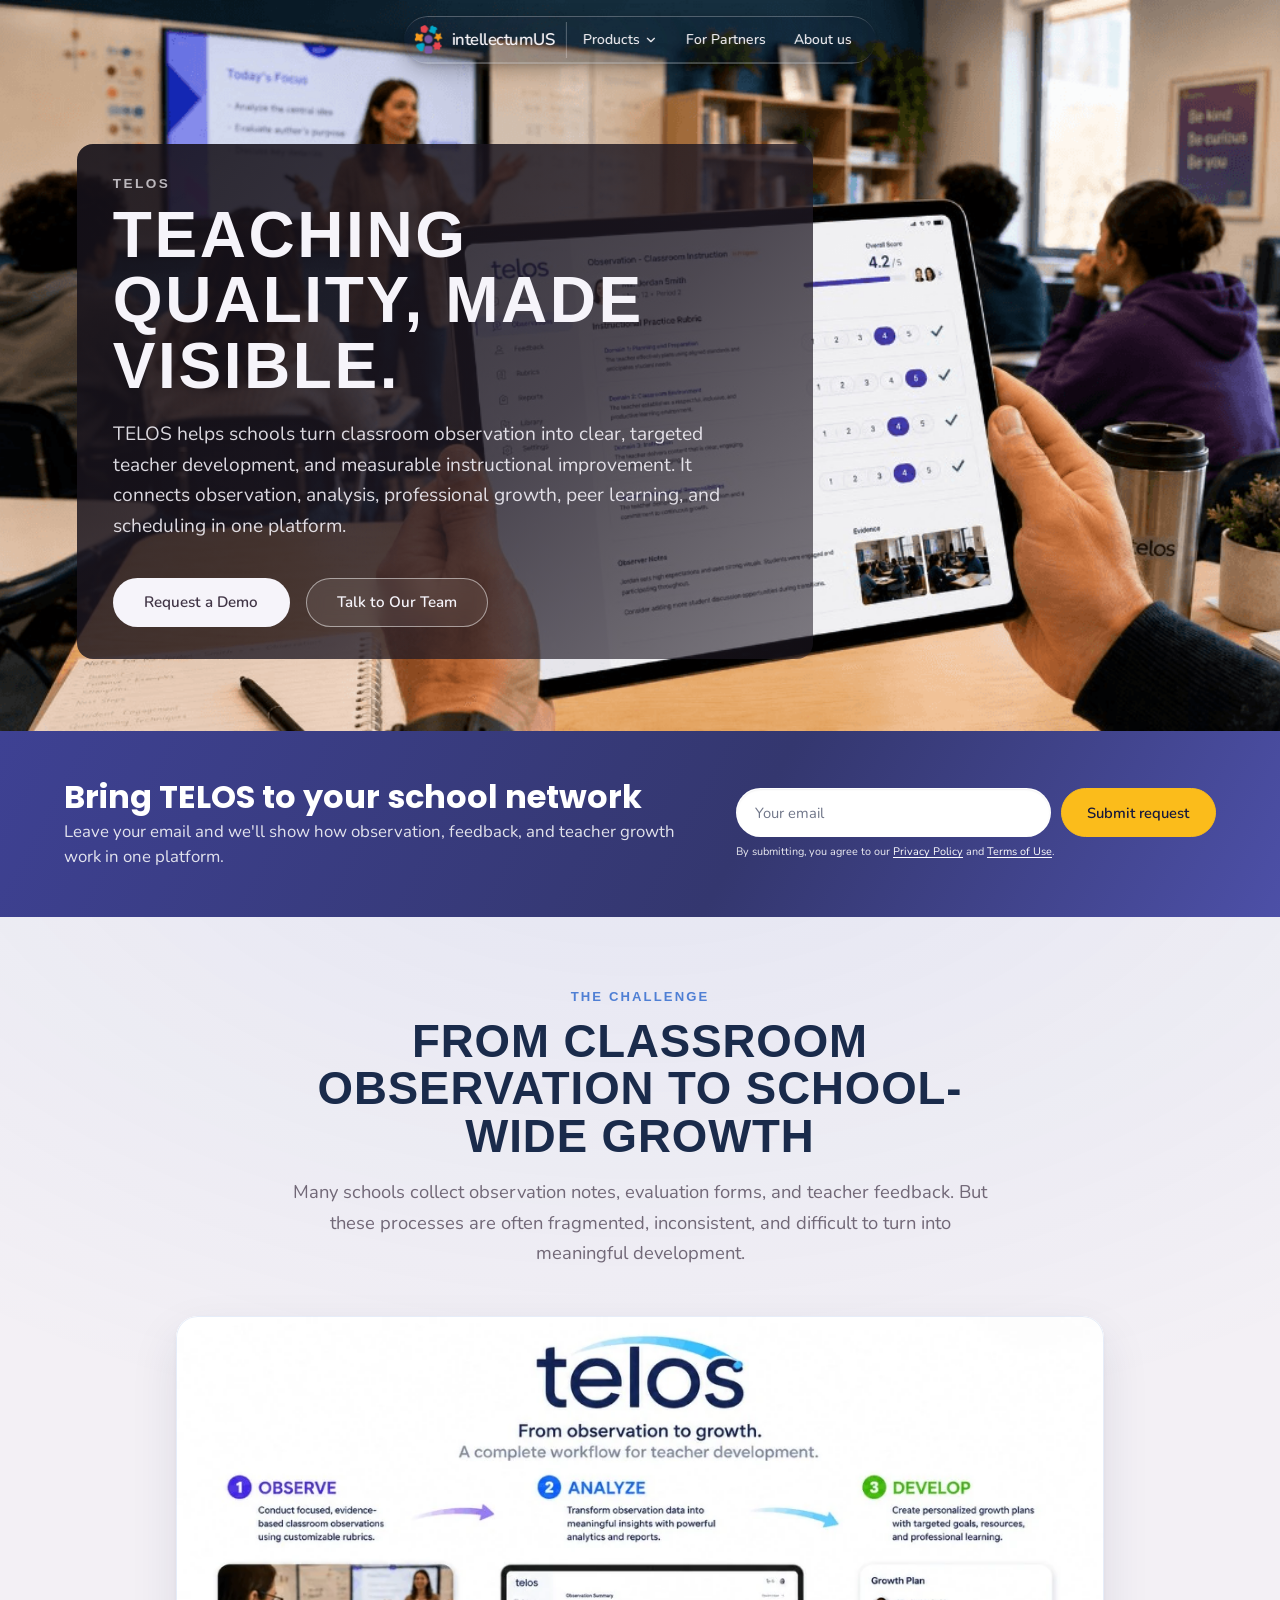
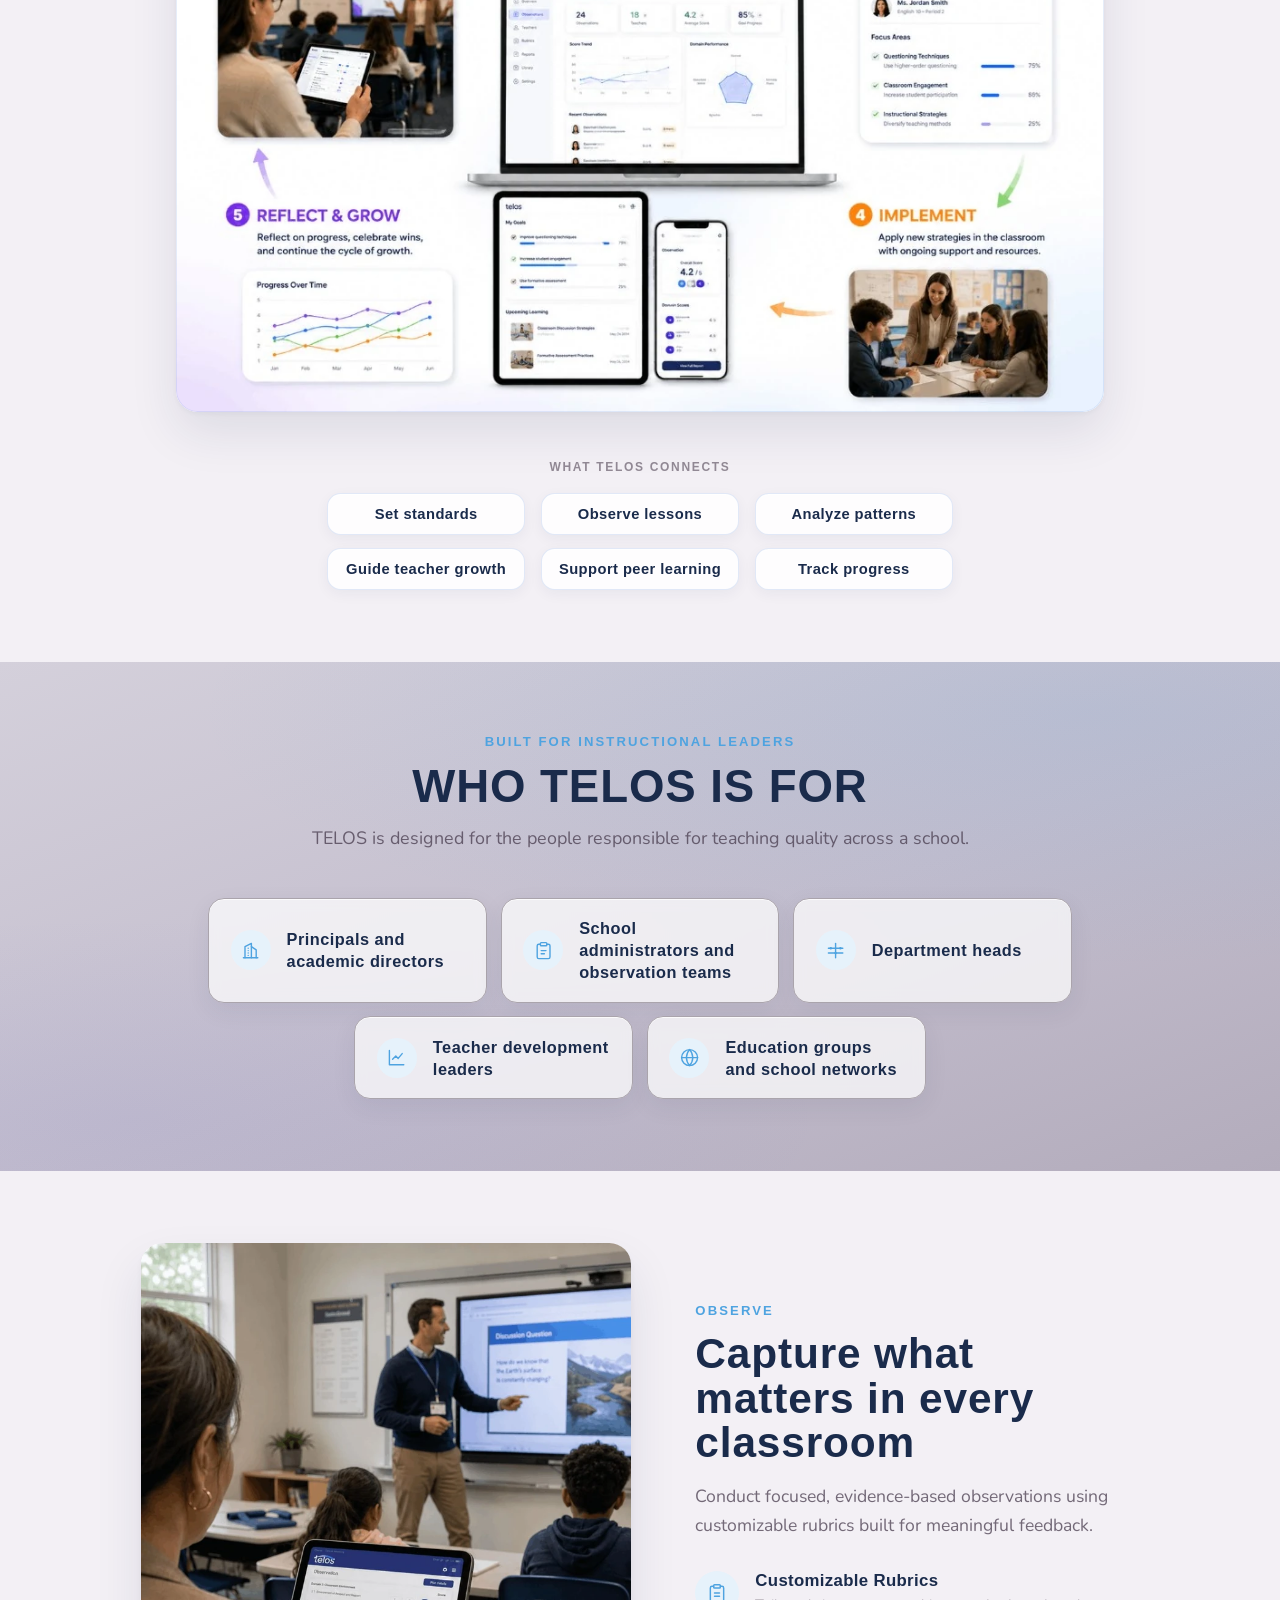
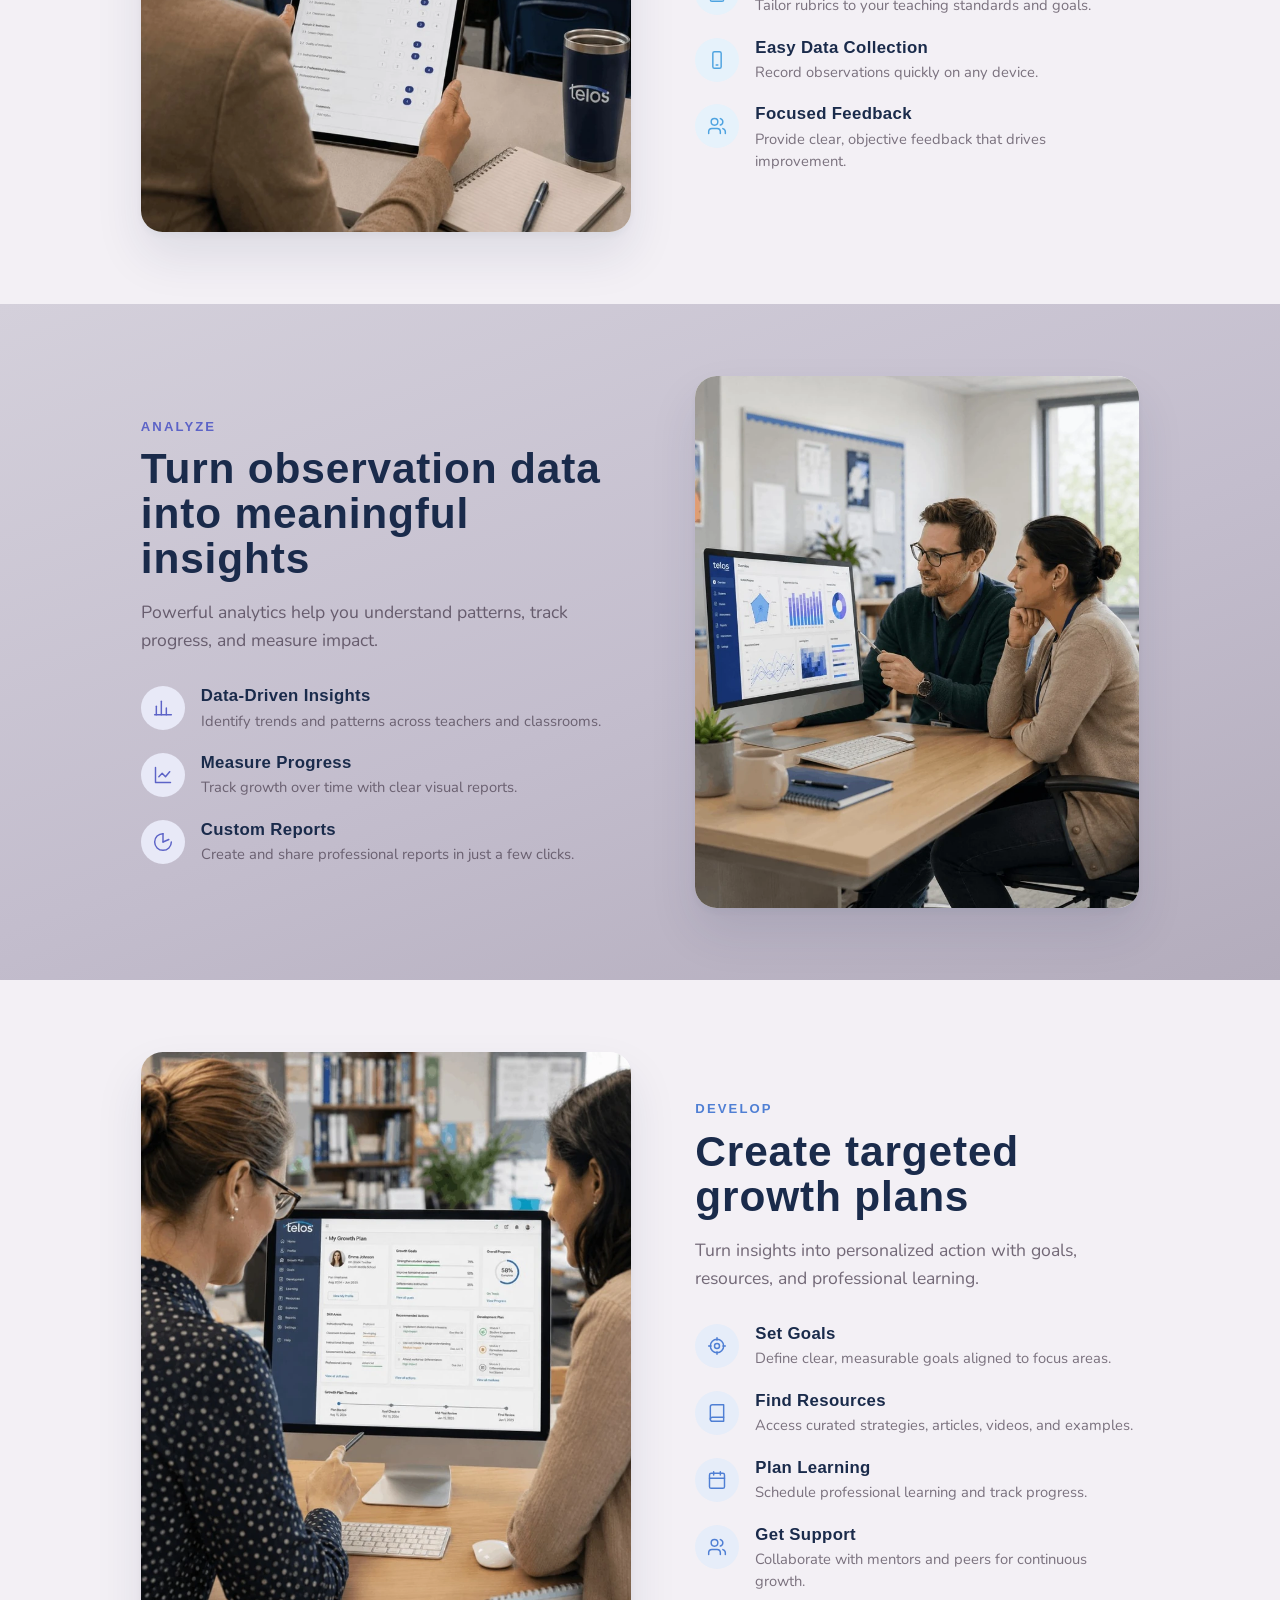
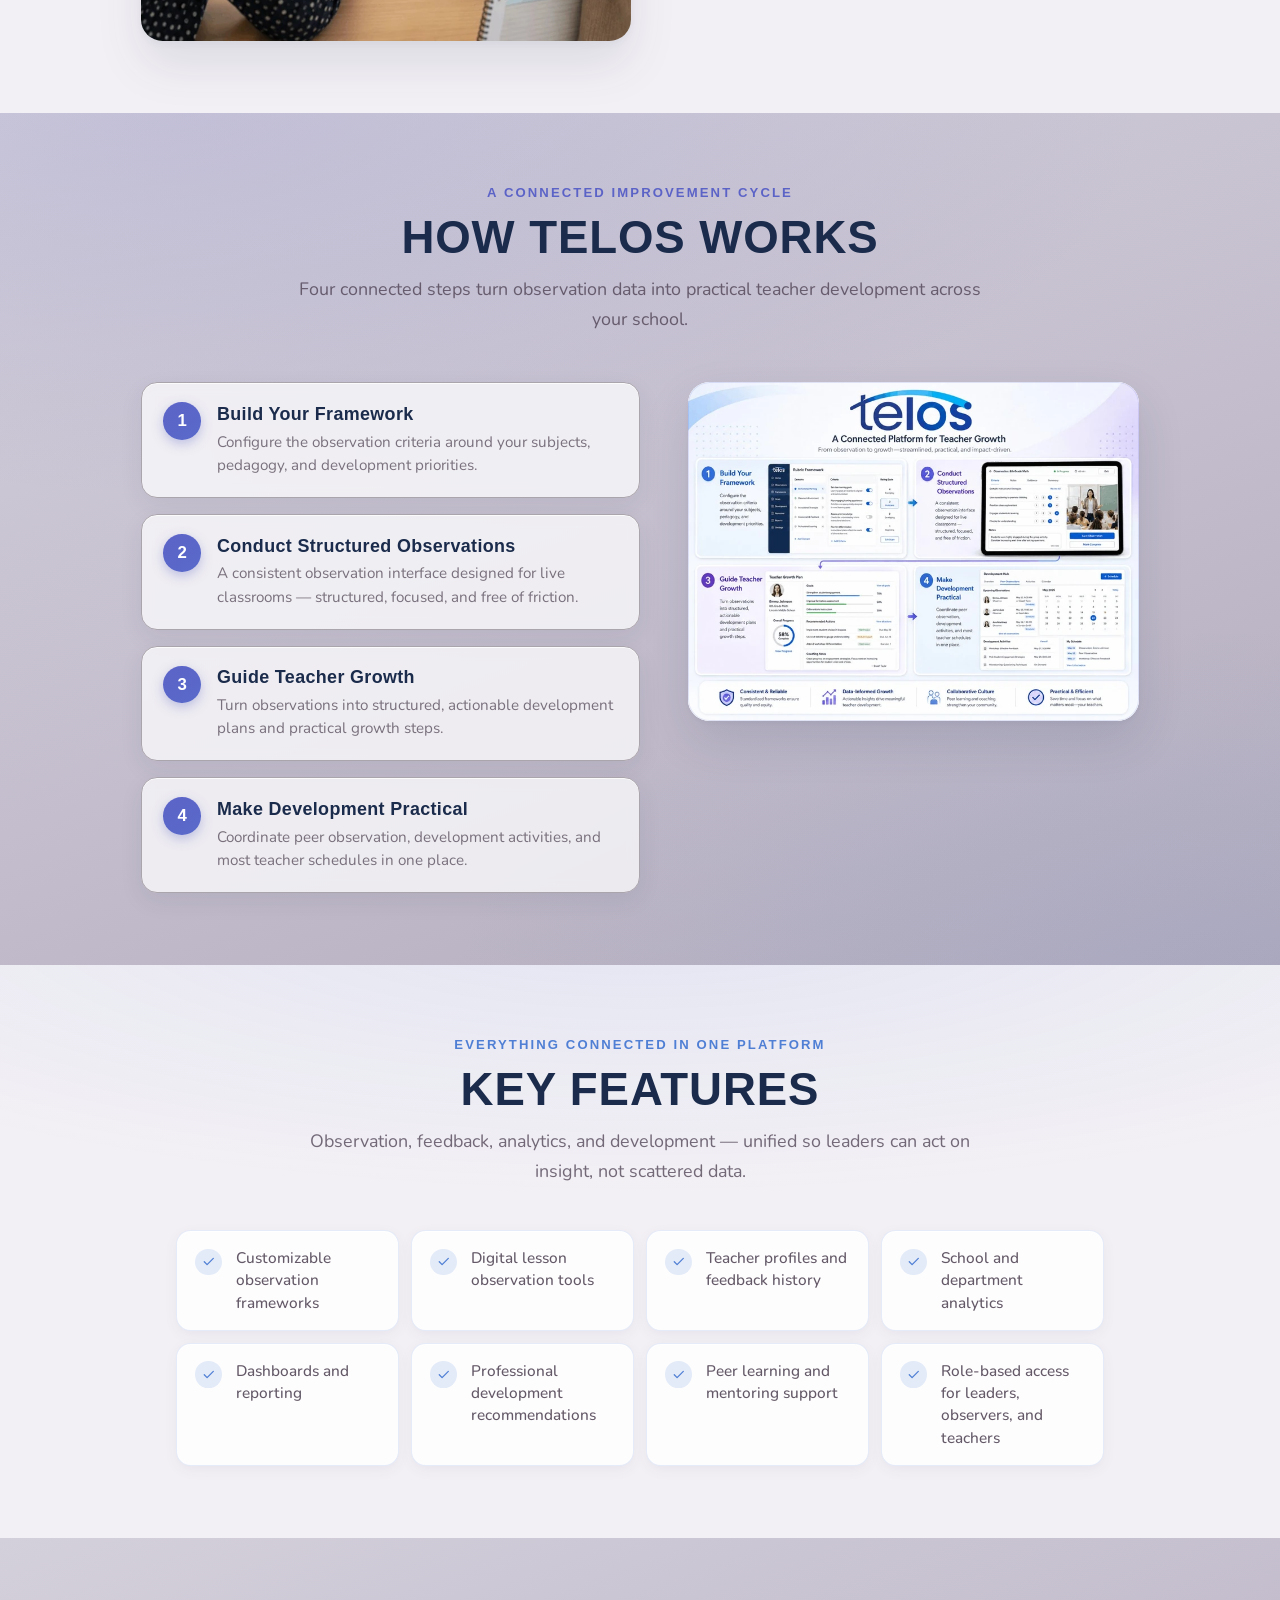
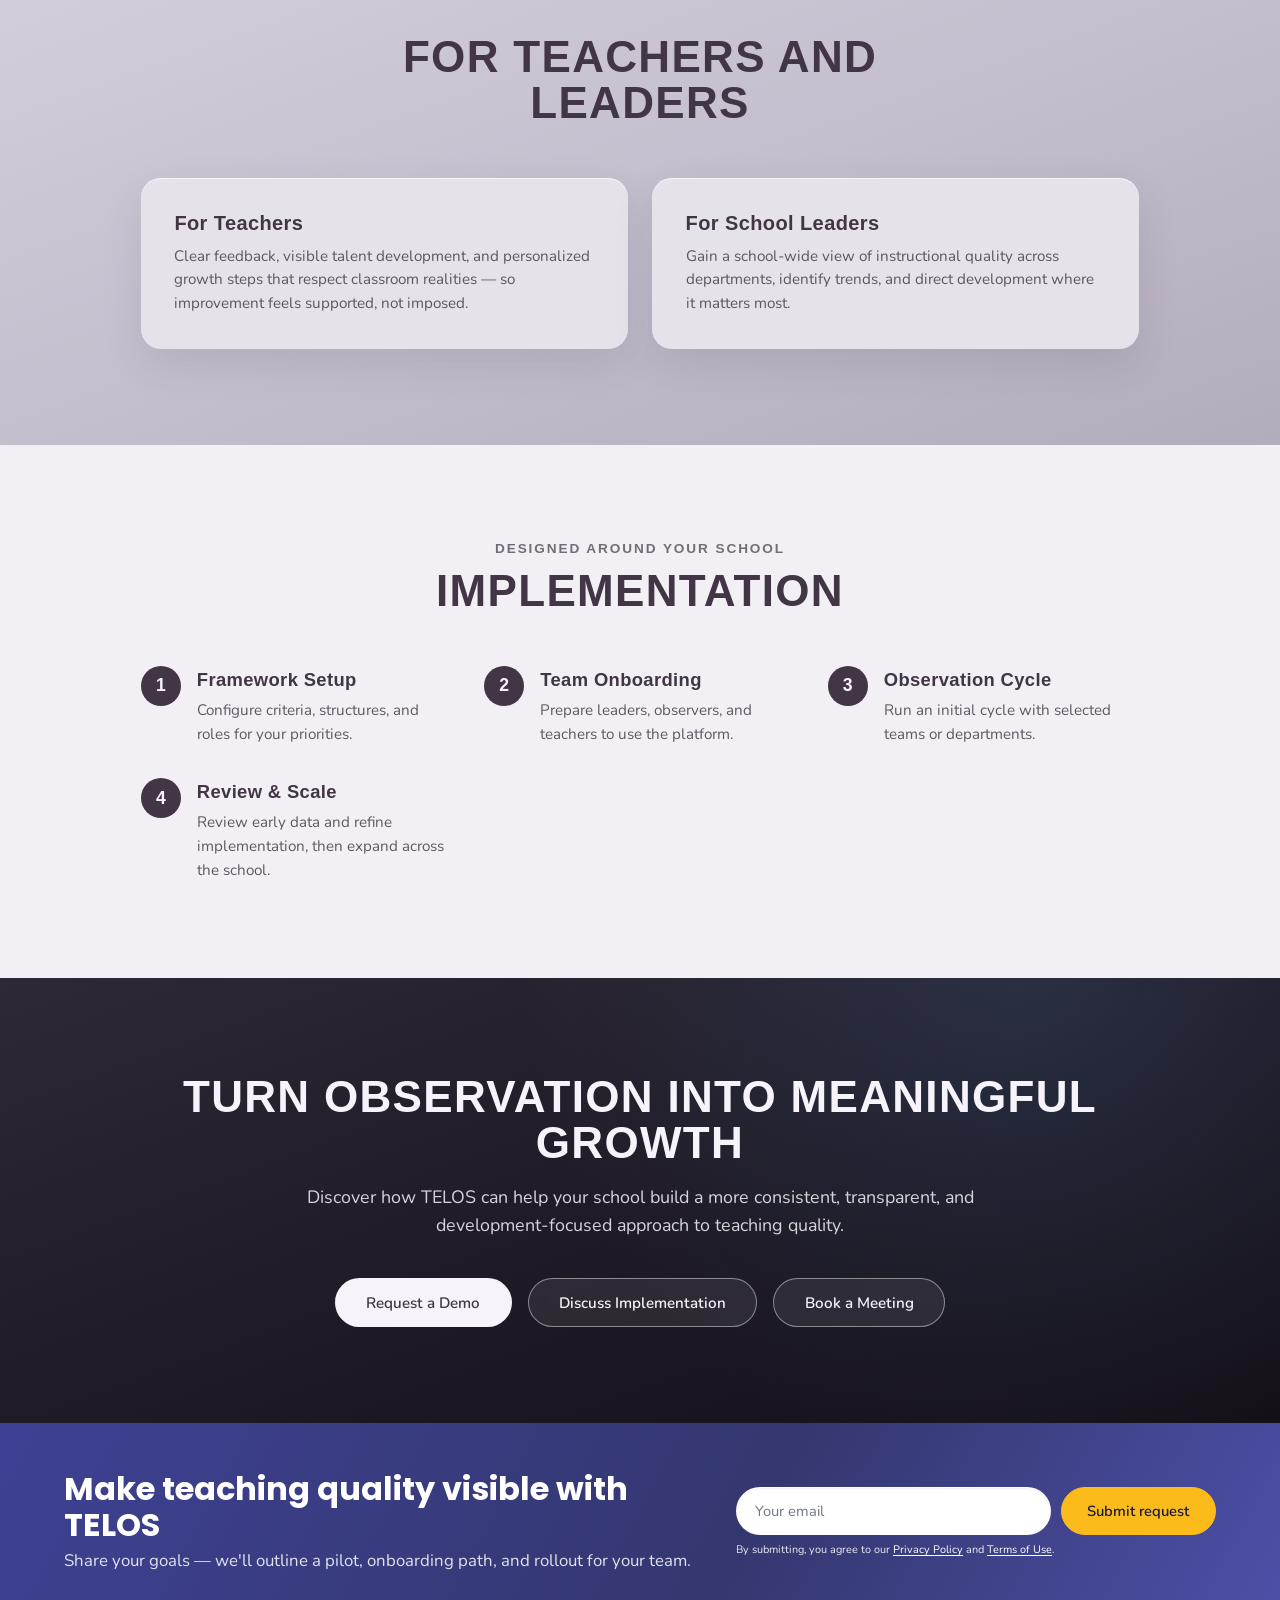
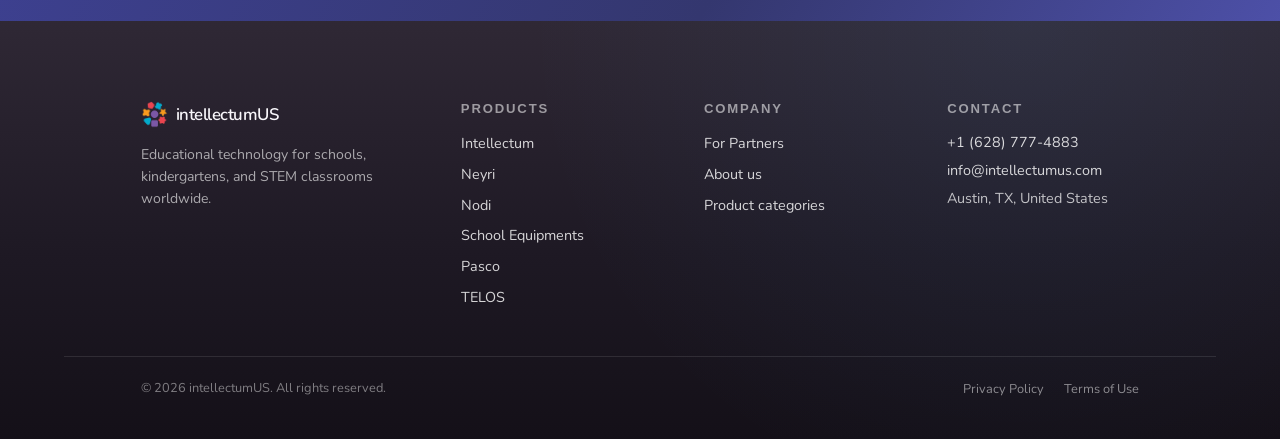
<file: telos.html>
<!DOCTYPE html>
<html lang="en">
  <head>
    <meta charset="UTF-8" />
    <meta name="viewport" content="width=device-width, initial-scale=1.0" />
    <meta name="robots" content="index, follow, max-image-preview:large, max-snippet:-1" />
    <meta name="theme-color" content="#3e4193" />
    <meta name="author" content="intellectumUS LLC" />
    <title>TELOS — Classroom Observation &amp; Teacher Growth Platform | intellectumUS</title>
    <meta
      name="description"
      content="TELOS — teaching quality made visible. A structured classroom observation, evaluation, and teacher-feedback platform that turns observation into school-wide growth."
    />
    <link rel="canonical" href="https://www.intellectumus.com/telos" />
    <meta name="keywords" content="TELOS, classroom observation, teacher evaluation, teacher feedback, instructional improvement, school growth platform, intellectumUS" />
    <meta property="og:type" content="website" />
    <meta property="og:title" content="TELOS — Classroom Observation &amp; Teacher Growth Platform | intellectumUS" />
    <meta property="og:url" content="https://www.intellectumus.com/telos" />
    <meta
      property="og:description"
      content="Teaching quality made visible — classroom observation, evaluation, and teacher feedback in one continuous improvement cycle."
    />
    <meta property="og:site_name" content="intellectumUS" />
    <meta property="og:locale" content="en_US" />
    <meta property="og:image" content="https://www.intellectumus.com/assets/og/og-image.png" />
    <meta property="og:image:type" content="image/png" />
    <meta property="og:image:width" content="1200" />
    <meta property="og:image:height" content="630" />
    <meta property="og:image:alt" content="TELOS — Teaching Quality, Made Visible" />
    <meta name="twitter:card" content="summary_large_image" />
    <meta name="twitter:title" content="TELOS — Classroom Observation &amp; Teacher Growth Platform | intellectumUS" />
    <meta
      name="twitter:description"
      content="Teaching quality made visible — classroom observation, evaluation, and teacher feedback in one continuous improvement cycle."
    />
    <meta name="twitter:image" content="https://www.intellectumus.com/assets/og/og-image.png" />
    <link rel="icon" type="image/svg+xml" href="assets/icon/favicon.svg" />
    <link rel="icon" href="assets/icon/intellectum-128.png" type="image/png" />
    <link rel="apple-touch-icon" href="assets/icon/intellectum-256.png" />
    <link rel="manifest" href="site.webmanifest" />
    <link rel="preconnect" href="https://fonts.googleapis.com" />
    <link rel="preconnect" href="https://fonts.gstatic.com" crossorigin />
    <link
      href="https://fonts.googleapis.com/css2?family=Poppins:ital,wght@0,400;0,500;0,600;0,700;1,500&family=Nunito:wght@400;500;600;700&family=Source+Serif+4:ital,wght@1,400;1,500&display=swap"
      rel="stylesheet"
    />
    <link rel="stylesheet" href="styles.css" />
    <script type="application/ld+json">
      {
        "@context": "https://schema.org",
        "@graph": [
          {
            "@type": "SoftwareApplication",
            "name": "TELOS",
            "url": "https://www.intellectumus.com/telos",
            "image": "https://www.intellectumus.com/assets/og/og-image.png",
            "description": "TELOS is a structured classroom observation, evaluation, and teacher-feedback platform that turns observation into school-wide instructional growth.",
            "applicationCategory": "EducationalApplication",
            "operatingSystem": "Web",
            "brand": { "@type": "Brand", "name": "intellectumUS" },
            "publisher": {
              "@type": "Organization",
              "name": "intellectumUS",
              "url": "https://www.intellectumus.com/"
            }
          },
          {
            "@type": "BreadcrumbList",
            "itemListElement": [
              { "@type": "ListItem", "position": 1, "name": "Home", "item": "https://www.intellectumus.com/" },
              { "@type": "ListItem", "position": 2, "name": "Products", "item": "https://www.intellectumus.com/#bento-showcase" },
              { "@type": "ListItem", "position": 3, "name": "TELOS", "item": "https://www.intellectumus.com/telos" }
            ]
          }
        ]
      }
    </script>
  </head>
  <body class="bloom-page is-nav-merged">
    <div class="site-chrome" data-nav-merge="always">
      <a class="site-brand liquid-glass brand" href="/" aria-label="intellectumUS — Home">
        <span class="brand-mark" aria-hidden="true">
          <picture>
            <source srcset="assets/icon/intellectum-128.webp" type="image/webp" />
            <img src="assets/icon/intellectum-128.png" alt="" width="128" height="128" decoding="async" />
          </picture>
        </span>
        <span class="brand-text">intellectumUS</span>
      </a>
      <nav class="site-nav liquid-glass" aria-label="Site">
        <ul class="site-nav__list">
          <li class="site-nav__item site-nav__item--has-menu">
            <button
              class="site-nav__link site-nav__toggle"
              type="button"
              aria-expanded="false"
              aria-haspopup="true"
              data-scroll-href="/#bento-showcase"
            >
              <svg class="site-nav__icon" viewBox="0 0 24 24" fill="none" stroke="currentColor" stroke-width="2" stroke-linecap="round" stroke-linejoin="round" aria-hidden="true">
                <rect x="3" y="3" width="7" height="7" rx="1.5" />
                <rect x="14" y="3" width="7" height="7" rx="1.5" />
                <rect x="3" y="14" width="7" height="7" rx="1.5" />
                <rect x="14" y="14" width="7" height="7" rx="1.5" />
              </svg>
              <span data-i18n="nav.products">Products</span>
              <svg class="site-nav__caret" viewBox="0 0 24 24" fill="none" stroke="currentColor" stroke-width="2" stroke-linecap="round" stroke-linejoin="round" aria-hidden="true">
                <polyline points="6 9 12 15 18 9" />
              </svg>
            </button>
            <ul class="site-nav__dropdown liquid-glass">
              <li><a href="/intellectum" data-i18n="nav.intellectum">Intellectum</a></li>
              <li><a href="/neyri" data-i18n="nav.neyri">Neyri</a></li>
              <li><a href="/nodi" data-i18n="nav.nodi">Nodi</a></li>
              <li><a href="/labo" data-i18n="nav.equipment">School Equipments</a></li>
              <li><a href="/pasco" data-i18n="nav.pasco">Pasco</a></li>
              <li><a href="/telos">TELOS</a></li>
            </ul>
          </li>
          <li>
            <a class="site-nav__link" href="/partners" data-i18n-aria-label="nav.partners" aria-label="For Partners">
              <svg class="site-nav__icon" viewBox="0 0 24 24" fill="none" stroke="currentColor" stroke-width="2" stroke-linecap="round" stroke-linejoin="round" aria-hidden="true">
                <path d="M16 21v-2a4 4 0 0 0-8 0v2" />
                <circle cx="12" cy="7" r="4" />
                <path d="M3 21v-2a4 4 0 0 1 3-3.87" />
                <path d="M21 21v-2a4 4 0 0 0-3-3.87" />
              </svg>
              <span data-i18n="nav.partners">For Partners</span>
            </a>
          </li>
          <li>
            <a class="site-nav__link" href="/about" data-i18n-aria-label="nav.about" aria-label="About us">
              <svg class="site-nav__icon" viewBox="0 0 24 24" fill="none" stroke="currentColor" stroke-width="2" stroke-linecap="round" stroke-linejoin="round" aria-hidden="true">
                <circle cx="12" cy="12" r="9" />
                <path d="M12 16v-4" />
                <path d="M12 8h.01" />
              </svg>
              <span data-i18n="nav.about">About us</span>
            </a>
          </li>
        </ul>
      </nav>
    </div>

    <main class="inner-page">
      <section
        class="inner-page__hero inner-page__hero--media inner-page__hero--telos"
        aria-labelledby="telos-hero-title"
      >
        <div class="inner-page__hero-inner">
          <p class="inner-page__eyebrow">TELOS</p>
          <h1 class="inner-page__title" id="telos-hero-title">Teaching Quality, Made Visible.</h1>
          <p class="inner-page__lead">
            TELOS helps schools turn classroom observation into clear, targeted teacher
            development, and measurable instructional improvement. It connects observation,
            analysis, professional growth, peer learning, and scheduling in one platform.
          </p>
          <div class="inner-hero__actions">
            <a class="inner-hero__btn inner-hero__btn--solid" href="#telos-contact">Request a Demo</a>
            <a class="inner-hero__btn inner-hero__btn--ghost" href="#telos-contact">Talk to Our Team</a>
          </div>
        </div>
      </section>

      <section class="email-cta email-cta--telos-hero" aria-labelledby="email-cta-title-hero">
        <div class="email-cta__inner">
          <div class="email-cta__copy">
            <h2 class="email-cta__title" id="email-cta-title-hero" data-i18n="cta.email.telos.hero.title">
              Bring TELOS to your school network
            </h2>
            <p class="email-cta__lead" data-i18n="cta.email.telos.hero.lead">
              Leave your email and we'll show how observation, feedback, and teacher growth work in one platform.
            </p>
          </div>
          <form
            id="lead-form-hero"
            class="email-cta__form"
            method="post"
            data-lead-form
            data-lead-product="telos"
          >
            <input
              type="text"
              name="company"
              class="lead-form__hp"
              tabindex="-1"
              autocomplete="off"
              aria-hidden="true"
            />
            <div class="email-cta__row">
              <label class="email-cta__field lead-form__field">
                <span class="visually-hidden" data-i18n="form.email">Your email</span>
                <span class="lead-form__control">
                  <input
                    type="email"
                    name="email"
                    placeholder="Your email"
                    autocomplete="email"
                    aria-label="Email"
                    data-i18n-placeholder="form.email"
                    data-i18n-aria-label="form.email"
                  />
                </span>
              </label>
              <button class="lead-form__submit" type="submit" data-i18n="form.submit">
                Submit request
              </button>
            </div>
            <p class="lead-form__consent email-cta__consent">
              By submitting, you agree to our <a href="/privacy">Privacy Policy</a> and
              <a href="/terms">Terms of Use</a>.
            </p>
          </form>
        </div>
      </section>

      <section class="inner-section inner-section--mist telos-intro" aria-labelledby="telos-intro-title">
        <div class="inner-section__inner telos-intro__inner">
          <header class="telos-intro__head">
            <p class="telos-intro__eyebrow">The challenge</p>
            <h2 class="telos-intro__title" id="telos-intro-title">From Classroom Observation to School-Wide Growth</h2>
            <p class="telos-intro__lead">
              Many schools collect observation notes, evaluation forms, and teacher feedback.
              But these processes are often fragmented, inconsistent, and difficult to turn into
              meaningful development.
            </p>
          </header>
          <figure class="telos-intro__figure">
            <div class="telos-intro__visual">
              <picture>
                <source
                  type="image/webp"
                  srcset="
                    assets/telos/eco_4-3-400.webp 400w,
                    assets/telos/eco_4-3-800.webp 800w,
                    assets/telos/eco_4-3-1024.webp 1024w
                  "
                  sizes="(max-width: 720px) 100vw, 56rem"
                />
                <img
                  src="assets/telos/eco_4-3.png"
                  alt="TELOS workflow from classroom observation to teacher growth: observe, analyze, develop, implement, and reflect"
                  width="1024"
                  height="768"
                  loading="lazy"
                  decoding="async"
                />
              </picture>
            </div>
          </figure>
          <div class="telos-intro__footer">
            <p class="telos-intro__tags-label">What TELOS connects</p>
            <ul class="telos-intro__chips" aria-label="What TELOS connects">
              <li class="telos-intro__chip">Set standards</li>
              <li class="telos-intro__chip">Observe lessons</li>
              <li class="telos-intro__chip">Analyze patterns</li>
              <li class="telos-intro__chip">Guide teacher growth</li>
              <li class="telos-intro__chip">Support peer learning</li>
              <li class="telos-intro__chip">Track progress</li>
            </ul>
          </div>
        </div>
      </section>

      <section class="inner-section inner-section--surface telos-who" aria-labelledby="telos-who-title">
        <div class="inner-section__inner telos-who__inner">
          <header class="telos-who__head">
            <p class="telos-who__eyebrow">Built for instructional leaders</p>
            <h2 class="telos-who__title" id="telos-who-title">Who TELOS Is For</h2>
            <p class="telos-who__lead">TELOS is designed for the people responsible for teaching quality across a school.</p>
          </header>
          <ul class="telos-who__roles">
            <li class="telos-who__role">
              <span class="telos-who__role-icon" aria-hidden="true">
                <svg viewBox="0 0 24 24" fill="none" stroke="currentColor" stroke-width="1.75" stroke-linecap="round" stroke-linejoin="round">
                  <path d="M3 21h18" />
                  <path d="M5 21V7l8-4v18" />
                  <path d="M19 21V11l-6-4" />
                  <path d="M9 9v.01" />
                  <path d="M9 12v.01" />
                  <path d="M9 15v.01" />
                  <path d="M9 18v.01" />
                </svg>
              </span>
              <span class="telos-who__role-label">Principals and academic directors</span>
            </li>
            <li class="telos-who__role">
              <span class="telos-who__role-icon" aria-hidden="true">
                <svg viewBox="0 0 24 24" fill="none" stroke="currentColor" stroke-width="1.75" stroke-linecap="round" stroke-linejoin="round">
                  <path d="M16 4h2a2 2 0 0 1 2 2v14a2 2 0 0 1-2 2H6a2 2 0 0 1-2-2V6a2 2 0 0 1 2-2h2" />
                  <rect x="8" y="2" width="8" height="4" rx="1" />
                  <path d="M9 12h6M9 16h4" />
                </svg>
              </span>
              <span class="telos-who__role-label">School administrators and observation teams</span>
            </li>
            <li class="telos-who__role">
              <span class="telos-who__role-icon" aria-hidden="true">
                <svg viewBox="0 0 24 24" fill="none" stroke="currentColor" stroke-width="1.75" stroke-linecap="round" stroke-linejoin="round">
                  <path d="M12 3v18" />
                  <path d="M3 9h18" />
                  <path d="M3 15h18" />
                  <circle cx="6" cy="9" r="1.5" fill="currentColor" stroke="none" />
                  <circle cx="12" cy="15" r="1.5" fill="currentColor" stroke="none" />
                  <circle cx="18" cy="9" r="1.5" fill="currentColor" stroke="none" />
                </svg>
              </span>
              <span class="telos-who__role-label">Department heads</span>
            </li>
            <li class="telos-who__role">
              <span class="telos-who__role-icon" aria-hidden="true">
                <svg viewBox="0 0 24 24" fill="none" stroke="currentColor" stroke-width="1.75" stroke-linecap="round" stroke-linejoin="round">
                  <path d="M3 3v18h18" />
                  <path d="M7 14l4-4 3 3 5-6" />
                </svg>
              </span>
              <span class="telos-who__role-label">Teacher development leaders</span>
            </li>
            <li class="telos-who__role">
              <span class="telos-who__role-icon" aria-hidden="true">
                <svg viewBox="0 0 24 24" fill="none" stroke="currentColor" stroke-width="1.75" stroke-linecap="round" stroke-linejoin="round">
                  <circle cx="12" cy="12" r="10" />
                  <path d="M2 12h20" />
                  <path d="M12 2a15.3 15.3 0 0 1 4 10 15.3 15.3 0 0 1-4 10 15.3 15.3 0 0 1-4-10 15.3 15.3 0 0 1 4-10z" />
                </svg>
              </span>
              <span class="telos-who__role-label">Education groups and school networks</span>
            </li>
          </ul>
        </div>
      </section>

      <section class="inner-section inner-section--mist telos-spotlight telos-spotlight--observe telos-spotlight--reverse" aria-labelledby="telos-observe-title">
        <div class="inner-section__inner">
          <div class="telos-spotlight__grid">
            <div class="telos-spotlight__copy">
              <div class="telos-spotlight__intro">
                <p class="telos-spotlight__eyebrow">Observe</p>
                <h2 class="telos-spotlight__title" id="telos-observe-title">Capture what matters in every classroom</h2>
              </div>
              <div class="telos-spotlight__body">
                <p class="telos-spotlight__lead">
                  Conduct focused, evidence-based observations using customizable rubrics built for meaningful feedback.
                </p>
                <ul class="telos-spotlight__features">
                <li class="telos-spotlight__feature">
                  <span class="telos-spotlight__icon" aria-hidden="true">
                    <svg viewBox="0 0 24 24" fill="none" stroke="currentColor" stroke-width="1.75" stroke-linecap="round" stroke-linejoin="round">
                      <path d="M16 4h2a2 2 0 0 1 2 2v14a2 2 0 0 1-2 2H6a2 2 0 0 1-2-2V6a2 2 0 0 1 2-2h2" />
                      <rect x="8" y="2" width="8" height="4" rx="1" />
                      <path d="M9 12h6M9 16h6" />
                    </svg>
                  </span>
                  <div>
                    <h3 class="telos-spotlight__feature-title">Customizable Rubrics</h3>
                    <p class="telos-spotlight__feature-text">Tailor rubrics to your teaching standards and goals.</p>
                  </div>
                </li>
                <li class="telos-spotlight__feature">
                  <span class="telos-spotlight__icon" aria-hidden="true">
                    <svg viewBox="0 0 24 24" fill="none" stroke="currentColor" stroke-width="1.75" stroke-linecap="round" stroke-linejoin="round">
                      <rect x="7" y="2" width="10" height="20" rx="2" />
                      <path d="M11 18h2" />
                    </svg>
                  </span>
                  <div>
                    <h3 class="telos-spotlight__feature-title">Easy Data Collection</h3>
                    <p class="telos-spotlight__feature-text">Record observations quickly on any device.</p>
                  </div>
                </li>
                <li class="telos-spotlight__feature">
                  <span class="telos-spotlight__icon" aria-hidden="true">
                    <svg viewBox="0 0 24 24" fill="none" stroke="currentColor" stroke-width="1.75" stroke-linecap="round" stroke-linejoin="round">
                      <path d="M16 21v-2a4 4 0 0 0-4-4H6a4 4 0 0 0-4 4v2" />
                      <circle cx="9" cy="7" r="4" />
                      <path d="M22 21v-2a4 4 0 0 0-3-3.87" />
                      <path d="M16 3.13a4 4 0 0 1 0 7.75" />
                    </svg>
                  </span>
                  <div>
                    <h3 class="telos-spotlight__feature-title">Focused Feedback</h3>
                    <p class="telos-spotlight__feature-text">Provide clear, objective feedback that drives improvement.</p>
                  </div>
                </li>
              </ul>
              </div>
            </div>
            <div class="telos-spotlight__visual">
              <picture>
                <source
                  type="image/webp"
                  srcset="
                    assets/telos/observe_5-6-480.webp 480w,
                    assets/telos/observe_5-6-800.webp 800w,
                    assets/telos/observe_5-6-853.webp 853w
                  "
                  sizes="(max-width: 860px) 100vw, min(50vw, 32rem)"
                />
                <img
                  src="assets/telos/observe_5-6.png"
                  alt="Observer using TELOS on a tablet to evaluate classroom instruction during a live lesson"
                  width="853"
                  height="1024"
                  loading="lazy"
                  decoding="async"
                />
              </picture>
            </div>
          </div>
        </div>
      </section>

      <section class="inner-section inner-section--surface telos-spotlight telos-spotlight--analyze" aria-labelledby="telos-analyze-title">
        <div class="inner-section__inner">
          <div class="telos-spotlight__grid">
            <div class="telos-spotlight__copy">
              <div class="telos-spotlight__intro">
                <p class="telos-spotlight__eyebrow">Analyze</p>
                <h2 class="telos-spotlight__title" id="telos-analyze-title">Turn observation data into meaningful insights</h2>
              </div>
              <div class="telos-spotlight__body">
                <p class="telos-spotlight__lead">
                  Powerful analytics help you understand patterns, track progress, and measure impact.
                </p>
                <ul class="telos-spotlight__features">
                <li class="telos-spotlight__feature">
                  <span class="telos-spotlight__icon" aria-hidden="true">
                    <svg viewBox="0 0 24 24" fill="none" stroke="currentColor" stroke-width="1.75" stroke-linecap="round" stroke-linejoin="round">
                      <path d="M4 20V10" />
                      <path d="M10 20V4" />
                      <path d="M16 20v-8" />
                      <path d="M22 20H2" />
                    </svg>
                  </span>
                  <div>
                    <h3 class="telos-spotlight__feature-title">Data-Driven Insights</h3>
                    <p class="telos-spotlight__feature-text">Identify trends and patterns across teachers and classrooms.</p>
                  </div>
                </li>
                <li class="telos-spotlight__feature">
                  <span class="telos-spotlight__icon" aria-hidden="true">
                    <svg viewBox="0 0 24 24" fill="none" stroke="currentColor" stroke-width="1.75" stroke-linecap="round" stroke-linejoin="round">
                      <path d="M3 3v18h18" />
                      <path d="M7 14l4-4 4 4 5-6" />
                    </svg>
                  </span>
                  <div>
                    <h3 class="telos-spotlight__feature-title">Measure Progress</h3>
                    <p class="telos-spotlight__feature-text">Track growth over time with clear visual reports.</p>
                  </div>
                </li>
                <li class="telos-spotlight__feature">
                  <span class="telos-spotlight__icon" aria-hidden="true">
                    <svg viewBox="0 0 24 24" fill="none" stroke="currentColor" stroke-width="1.75" stroke-linecap="round" stroke-linejoin="round">
                      <path d="M12 2a10 10 0 1 0 10 10" />
                      <path d="M12 12V2" />
                      <path d="M12 12l7-3" />
                    </svg>
                  </span>
                  <div>
                    <h3 class="telos-spotlight__feature-title">Custom Reports</h3>
                    <p class="telos-spotlight__feature-text">Create and share professional reports in just a few clicks.</p>
                  </div>
                </li>
              </ul>
              </div>
            </div>
            <div class="telos-spotlight__visual">
              <picture>
                <source
                  type="image/webp"
                  srcset="
                    assets/telos/analyze_5-6-480.webp 480w,
                    assets/telos/analyze_5-6-800.webp 800w,
                    assets/telos/analyze_5-6-853.webp 853w
                  "
                  sizes="(max-width: 860px) 100vw, min(50vw, 32rem)"
                />
                <img
                  src="assets/telos/analyze_5-6.png"
                  alt="School leaders reviewing TELOS analytics dashboards with charts and progress data"
                  width="853"
                  height="1024"
                  loading="lazy"
                  decoding="async"
                />
              </picture>
            </div>
          </div>
        </div>
      </section>

      <section class="inner-section inner-section--mist telos-spotlight telos-spotlight--develop telos-spotlight--reverse" aria-labelledby="telos-develop-title">
        <div class="inner-section__inner">
          <div class="telos-spotlight__grid">
            <div class="telos-spotlight__copy">
              <div class="telos-spotlight__intro">
                <p class="telos-spotlight__eyebrow">Develop</p>
                <h2 class="telos-spotlight__title" id="telos-develop-title">Create targeted growth plans</h2>
              </div>
              <div class="telos-spotlight__body">
                <p class="telos-spotlight__lead">
                  Turn insights into personalized action with goals, resources, and professional learning.
                </p>
                <ul class="telos-spotlight__features">
                <li class="telos-spotlight__feature">
                  <span class="telos-spotlight__icon" aria-hidden="true">
                    <svg viewBox="0 0 24 24" fill="none" stroke="currentColor" stroke-width="1.75" stroke-linecap="round" stroke-linejoin="round">
                      <circle cx="12" cy="12" r="8" />
                      <circle cx="12" cy="12" r="3" />
                      <path d="M12 2v3M12 19v3M2 12h3M19 12h3" />
                    </svg>
                  </span>
                  <div>
                    <h3 class="telos-spotlight__feature-title">Set Goals</h3>
                    <p class="telos-spotlight__feature-text">Define clear, measurable goals aligned to focus areas.</p>
                  </div>
                </li>
                <li class="telos-spotlight__feature">
                  <span class="telos-spotlight__icon" aria-hidden="true">
                    <svg viewBox="0 0 24 24" fill="none" stroke="currentColor" stroke-width="1.75" stroke-linecap="round" stroke-linejoin="round">
                      <path d="M4 19.5A2.5 2.5 0 0 1 6.5 17H20" />
                      <path d="M6.5 2H20v20H6.5A2.5 2.5 0 0 1 4 19.5v-15A2.5 2.5 0 0 1 6.5 2z" />
                    </svg>
                  </span>
                  <div>
                    <h3 class="telos-spotlight__feature-title">Find Resources</h3>
                    <p class="telos-spotlight__feature-text">Access curated strategies, articles, videos, and examples.</p>
                  </div>
                </li>
                <li class="telos-spotlight__feature">
                  <span class="telos-spotlight__icon" aria-hidden="true">
                    <svg viewBox="0 0 24 24" fill="none" stroke="currentColor" stroke-width="1.75" stroke-linecap="round" stroke-linejoin="round">
                      <rect x="3" y="4" width="18" height="18" rx="2" />
                      <path d="M16 2v4M8 2v4M3 10h18" />
                    </svg>
                  </span>
                  <div>
                    <h3 class="telos-spotlight__feature-title">Plan Learning</h3>
                    <p class="telos-spotlight__feature-text">Schedule professional learning and track progress.</p>
                  </div>
                </li>
                <li class="telos-spotlight__feature">
                  <span class="telos-spotlight__icon" aria-hidden="true">
                    <svg viewBox="0 0 24 24" fill="none" stroke="currentColor" stroke-width="1.75" stroke-linecap="round" stroke-linejoin="round">
                      <path d="M16 21v-2a4 4 0 0 0-4-4H6a4 4 0 0 0-4 4v2" />
                      <circle cx="9" cy="7" r="4" />
                      <path d="M22 21v-2a4 4 0 0 0-3-3.87" />
                      <path d="M16 3.13a4 4 0 0 1 0 7.75" />
                    </svg>
                  </span>
                  <div>
                    <h3 class="telos-spotlight__feature-title">Get Support</h3>
                    <p class="telos-spotlight__feature-text">Collaborate with mentors and peers for continuous growth.</p>
                  </div>
                </li>
              </ul>
              </div>
            </div>
            <div class="telos-spotlight__visual">
              <picture>
                <source
                  type="image/webp"
                  srcset="
                    assets/telos/develop_5-6-480.webp 480w,
                    assets/telos/develop_5-6-800.webp 800w,
                    assets/telos/develop_5-6-853.webp 853w
                  "
                  sizes="(max-width: 860px) 100vw, min(50vw, 32rem)"
                />
                <img
                  src="assets/telos/develop_5-6.png"
                  alt="Educators reviewing a TELOS growth plan with goals, skill areas, and development timeline"
                  width="853"
                  height="1024"
                  loading="lazy"
                  decoding="async"
                />
              </picture>
            </div>
          </div>
        </div>
      </section>

      <section class="inner-section inner-section--surface telos-how" aria-labelledby="telos-how-title">
        <div class="inner-section__inner telos-how__inner">
          <header class="telos-how__head">
            <p class="telos-how__eyebrow">A connected improvement cycle</p>
            <h2 class="telos-how__title" id="telos-how-title">How TELOS Works</h2>
            <p class="telos-how__lead">
              Four connected steps turn observation data into practical teacher development across your school.
            </p>
          </header>
          <div class="telos-how__grid">
            <ol class="telos-how__steps">
              <li class="telos-how__step">
                <span class="telos-how__step-num" aria-hidden="true">1</span>
                <div>
                  <h3 class="telos-how__step-title">Build Your Framework</h3>
                  <p class="telos-how__step-text">Configure the observation criteria around your subjects, pedagogy, and development priorities.</p>
                </div>
              </li>
              <li class="telos-how__step">
                <span class="telos-how__step-num" aria-hidden="true">2</span>
                <div>
                  <h3 class="telos-how__step-title">Conduct Structured Observations</h3>
                  <p class="telos-how__step-text">A consistent observation interface designed for live classrooms — structured, focused, and free of friction.</p>
                </div>
              </li>
              <li class="telos-how__step">
                <span class="telos-how__step-num" aria-hidden="true">3</span>
                <div>
                  <h3 class="telos-how__step-title">Guide Teacher Growth</h3>
                  <p class="telos-how__step-text">Turn observations into structured, actionable development plans and practical growth steps.</p>
                </div>
              </li>
              <li class="telos-how__step">
                <span class="telos-how__step-num" aria-hidden="true">4</span>
                <div>
                  <h3 class="telos-how__step-title">Make Development Practical</h3>
                  <p class="telos-how__step-text">Coordinate peer observation, development activities, and most teacher schedules in one place.</p>
                </div>
              </li>
            </ol>
            <figure class="telos-how__figure">
              <div class="telos-how__visual">
                <picture>
                  <source
                    type="image/webp"
                    srcset="
                      assets/telos/workflow_4-3-400.webp 400w,
                      assets/telos/workflow_4-3-800.webp 800w,
                      assets/telos/workflow_4-3-1024.webp 1024w
                    "
                    sizes="(max-width: 860px) 100vw, min(45vw, 32rem)"
                  />
                  <img
                    src="assets/telos/workflow_4-3.png"
                    alt="TELOS connected platform workflow: framework, observations, teacher growth plans, and development hub"
                    width="1024"
                    height="768"
                    loading="lazy"
                    decoding="async"
                  />
                </picture>
              </div>
            </figure>
          </div>
        </div>
      </section>

      <section class="inner-section inner-section--mist telos-features" aria-labelledby="telos-features-title">
        <div class="inner-section__inner telos-features__inner">
          <header class="telos-features__head">
            <p class="telos-features__eyebrow">Everything connected in one platform</p>
            <h2 class="telos-features__title" id="telos-features-title">Key Features</h2>
            <p class="telos-features__lead">
              Observation, feedback, analytics, and development — unified so leaders can act on insight, not scattered data.
            </p>
          </header>
          <ul class="telos-features__grid">
            <li class="telos-features__item">
              <span class="telos-features__check" aria-hidden="true">
                <svg viewBox="0 0 24 24" fill="none" stroke="currentColor" stroke-width="2.25" stroke-linecap="round" stroke-linejoin="round">
                  <path d="M20 6L9 17l-5-5" />
                </svg>
              </span>
              <span class="telos-features__label">Customizable observation frameworks</span>
            </li>
            <li class="telos-features__item">
              <span class="telos-features__check" aria-hidden="true">
                <svg viewBox="0 0 24 24" fill="none" stroke="currentColor" stroke-width="2.25" stroke-linecap="round" stroke-linejoin="round">
                  <path d="M20 6L9 17l-5-5" />
                </svg>
              </span>
              <span class="telos-features__label">Digital lesson observation tools</span>
            </li>
            <li class="telos-features__item">
              <span class="telos-features__check" aria-hidden="true">
                <svg viewBox="0 0 24 24" fill="none" stroke="currentColor" stroke-width="2.25" stroke-linecap="round" stroke-linejoin="round">
                  <path d="M20 6L9 17l-5-5" />
                </svg>
              </span>
              <span class="telos-features__label">Teacher profiles and feedback history</span>
            </li>
            <li class="telos-features__item">
              <span class="telos-features__check" aria-hidden="true">
                <svg viewBox="0 0 24 24" fill="none" stroke="currentColor" stroke-width="2.25" stroke-linecap="round" stroke-linejoin="round">
                  <path d="M20 6L9 17l-5-5" />
                </svg>
              </span>
              <span class="telos-features__label">School and department analytics</span>
            </li>
            <li class="telos-features__item">
              <span class="telos-features__check" aria-hidden="true">
                <svg viewBox="0 0 24 24" fill="none" stroke="currentColor" stroke-width="2.25" stroke-linecap="round" stroke-linejoin="round">
                  <path d="M20 6L9 17l-5-5" />
                </svg>
              </span>
              <span class="telos-features__label">Dashboards and reporting</span>
            </li>
            <li class="telos-features__item">
              <span class="telos-features__check" aria-hidden="true">
                <svg viewBox="0 0 24 24" fill="none" stroke="currentColor" stroke-width="2.25" stroke-linecap="round" stroke-linejoin="round">
                  <path d="M20 6L9 17l-5-5" />
                </svg>
              </span>
              <span class="telos-features__label">Professional development recommendations</span>
            </li>
            <li class="telos-features__item">
              <span class="telos-features__check" aria-hidden="true">
                <svg viewBox="0 0 24 24" fill="none" stroke="currentColor" stroke-width="2.25" stroke-linecap="round" stroke-linejoin="round">
                  <path d="M20 6L9 17l-5-5" />
                </svg>
              </span>
              <span class="telos-features__label">Peer learning and mentoring support</span>
            </li>
            <li class="telos-features__item">
              <span class="telos-features__check" aria-hidden="true">
                <svg viewBox="0 0 24 24" fill="none" stroke="currentColor" stroke-width="2.25" stroke-linecap="round" stroke-linejoin="round">
                  <path d="M20 6L9 17l-5-5" />
                </svg>
              </span>
              <span class="telos-features__label">Role-based access for leaders, observers, and teachers</span>
            </li>
          </ul>
        </div>
      </section>

      <section class="inner-section inner-section--surface" aria-labelledby="telos-roles-title">
        <div class="inner-section__inner">
          <div class="inner-section__head">
            <h2 class="inner-section__title" id="telos-roles-title">For Teachers and Leaders</h2>
          </div>
          <div class="feature-grid">
            <article class="feature-card">
              <h3 class="feature-card__title">For Teachers</h3>
              <p class="feature-card__text">
                Clear feedback, visible talent development, and personalized growth steps that
                respect classroom realities — so improvement feels supported, not imposed.
              </p>
            </article>
            <article class="feature-card">
              <h3 class="feature-card__title">For School Leaders</h3>
              <p class="feature-card__text">
                Gain a school-wide view of instructional quality across departments, identify
                trends, and direct development where it matters most.
              </p>
            </article>
          </div>
        </div>
      </section>

      <section class="inner-section inner-section--mist" aria-labelledby="telos-impl-title">
        <div class="inner-section__inner">
          <div class="inner-section__head">
            <p class="inner-section__eyebrow">Designed around your school</p>
            <h2 class="inner-section__title" id="telos-impl-title">Implementation</h2>
          </div>
          <ol class="steps-list">
            <li class="steps-list__item">
              <h3 class="steps-list__title">Framework Setup</h3>
              <p class="steps-list__text">Configure criteria, structures, and roles for your priorities.</p>
            </li>
            <li class="steps-list__item">
              <h3 class="steps-list__title">Team Onboarding</h3>
              <p class="steps-list__text">Prepare leaders, observers, and teachers to use the platform.</p>
            </li>
            <li class="steps-list__item">
              <h3 class="steps-list__title">Observation Cycle</h3>
              <p class="steps-list__text">Run an initial cycle with selected teams or departments.</p>
            </li>
            <li class="steps-list__item">
              <h3 class="steps-list__title">Review &amp; Scale</h3>
              <p class="steps-list__text">Review early data and refine implementation, then expand across the school.</p>
            </li>
          </ol>
        </div>
      </section>

      <section class="inner-cta-band inner-section" id="telos-contact" aria-labelledby="telos-cta-title">
        <div class="inner-section__inner">
          <h2 class="inner-section__title" id="telos-cta-title">Turn Observation Into Meaningful Growth</h2>
          <p class="inner-section__lead">
            Discover how TELOS can help your school build a more consistent, transparent, and
            development-focused approach to teaching quality.
          </p>
          <div class="inner-cta-band__actions">
            <a class="inner-hero__btn inner-hero__btn--solid" href="mailto:info@intellectumus.com">Request a Demo</a>
            <a class="inner-hero__btn inner-hero__btn--ghost" href="mailto:info@intellectumus.com">Discuss Implementation</a>
            <a class="inner-hero__btn inner-hero__btn--ghost" href="tel:+16287774883">Book a Meeting</a>
          </div>
        </div>
      </section>

      <section class="email-cta" aria-labelledby="email-cta-title-footer">
        <div class="email-cta__inner">
          <div class="email-cta__copy">
            <h2 class="email-cta__title" id="email-cta-title-footer" data-i18n="cta.email.telos.footer.title">
              Make teaching quality visible with TELOS
            </h2>
            <p class="email-cta__lead" data-i18n="cta.email.telos.footer.lead">
              Share your goals — we'll outline a pilot, onboarding path, and rollout for your team.
            </p>
          </div>
          <form
            id="lead-form-footer"
            class="email-cta__form"
            method="post"
            data-lead-form
            data-lead-product="telos"
          >
            <input
              type="text"
              name="company"
              class="lead-form__hp"
              tabindex="-1"
              autocomplete="off"
              aria-hidden="true"
            />
            <div class="email-cta__row">
              <label class="email-cta__field lead-form__field">
                <span class="visually-hidden" data-i18n="form.email">Your email</span>
                <span class="lead-form__control">
                  <input
                    type="email"
                    name="email"
                    placeholder="Your email"
                    autocomplete="email"
                    aria-label="Email"
                    data-i18n-placeholder="form.email"
                    data-i18n-aria-label="form.email"
                  />
                </span>
              </label>
              <button class="lead-form__submit" type="submit" data-i18n="form.submit">
                Submit request
              </button>
            </div>
            <p class="lead-form__consent email-cta__consent">
              By submitting, you agree to our <a href="/privacy">Privacy Policy</a> and
              <a href="/terms">Terms of Use</a>.
            </p>
          </form>
        </div>
      </section>
    </main>

    <footer class="site-footer" aria-labelledby="site-footer-title">
      <div class="site-footer__inner">
        <div class="site-footer__brand">
          <a class="site-footer__logo brand" href="/" aria-label="intellectumUS — Home">
            <span class="brand-mark" aria-hidden="true">
              <picture>
                <source srcset="assets/icon/intellectum-128.webp" type="image/webp" />
                <img src="assets/icon/intellectum-128.png" alt="" width="128" height="128" decoding="async" loading="lazy" />
              </picture>
            </span>
            <span class="brand-text">intellectumUS</span>
          </a>
          <p class="site-footer__tagline" data-i18n="footer.tagline">
            Educational technology for schools, kindergartens, and STEM classrooms worldwide.
          </p>
        </div>
        <nav class="site-footer__nav" aria-label="Footer products">
          <h2 class="site-footer__heading" id="site-footer-title" data-i18n="footer.products">Products</h2>
          <ul class="site-footer__list">
            <li><a href="/intellectum" data-i18n="nav.intellectum">Intellectum</a></li>
            <li><a href="/neyri" data-i18n="nav.neyri">Neyri</a></li>
            <li><a href="/nodi" data-i18n="nav.nodi">Nodi</a></li>
            <li><a href="/labo" data-i18n="nav.equipment">School Equipments</a></li>
            <li><a href="/pasco" data-i18n="nav.pasco">Pasco</a></li>
            <li><a href="/telos">TELOS</a></li>
          </ul>
        </nav>
        <nav class="site-footer__nav" aria-label="Footer company">
          <h2 class="site-footer__heading" data-i18n="footer.company">Company</h2>
          <ul class="site-footer__list">
            <li><a href="/partners" data-i18n="nav.partners">For Partners</a></li>
            <li><a href="/about" data-i18n="nav.about">About us</a></li>
            <li><a href="/#bento-showcase" data-i18n="footer.categories">Product categories</a></li>
          </ul>
        </nav>
        <div class="site-footer__contact">
          <h2 class="site-footer__heading" data-i18n="footer.contact">Contact</h2>
          <p class="site-footer__contact-line">
            <a href="tel:+16287774883">+1 (628) 777-4883</a>
          </p>
          <p class="site-footer__contact-line">
            <a href="mailto:info@intellectumus.com">info@intellectumus.com</a>
          </p>
          <p class="site-footer__contact-line" data-i18n="footer.location">
            Austin, TX, United States
          </p>
        </div>
      </div>
      <div class="site-footer__bar">
        <p class="site-footer__copyright" data-i18n="footer.copyright">© 2026 intellectumUS. All rights reserved.</p>
        <ul class="site-footer__legal">
          <li><a href="/privacy" data-i18n="footer.privacy">Privacy Policy</a></li>
          <li><a href="/terms" data-i18n="footer.terms">Terms of Use</a></li>
        </ul>
      </div>
    </footer>

    <script defer src="js/config.js"></script>
    <script defer src="js/track.js"></script>
    <script defer src="js/i18n.js"></script>
    <script defer src="js/app.js"></script>
  </body>
</html>
</file>
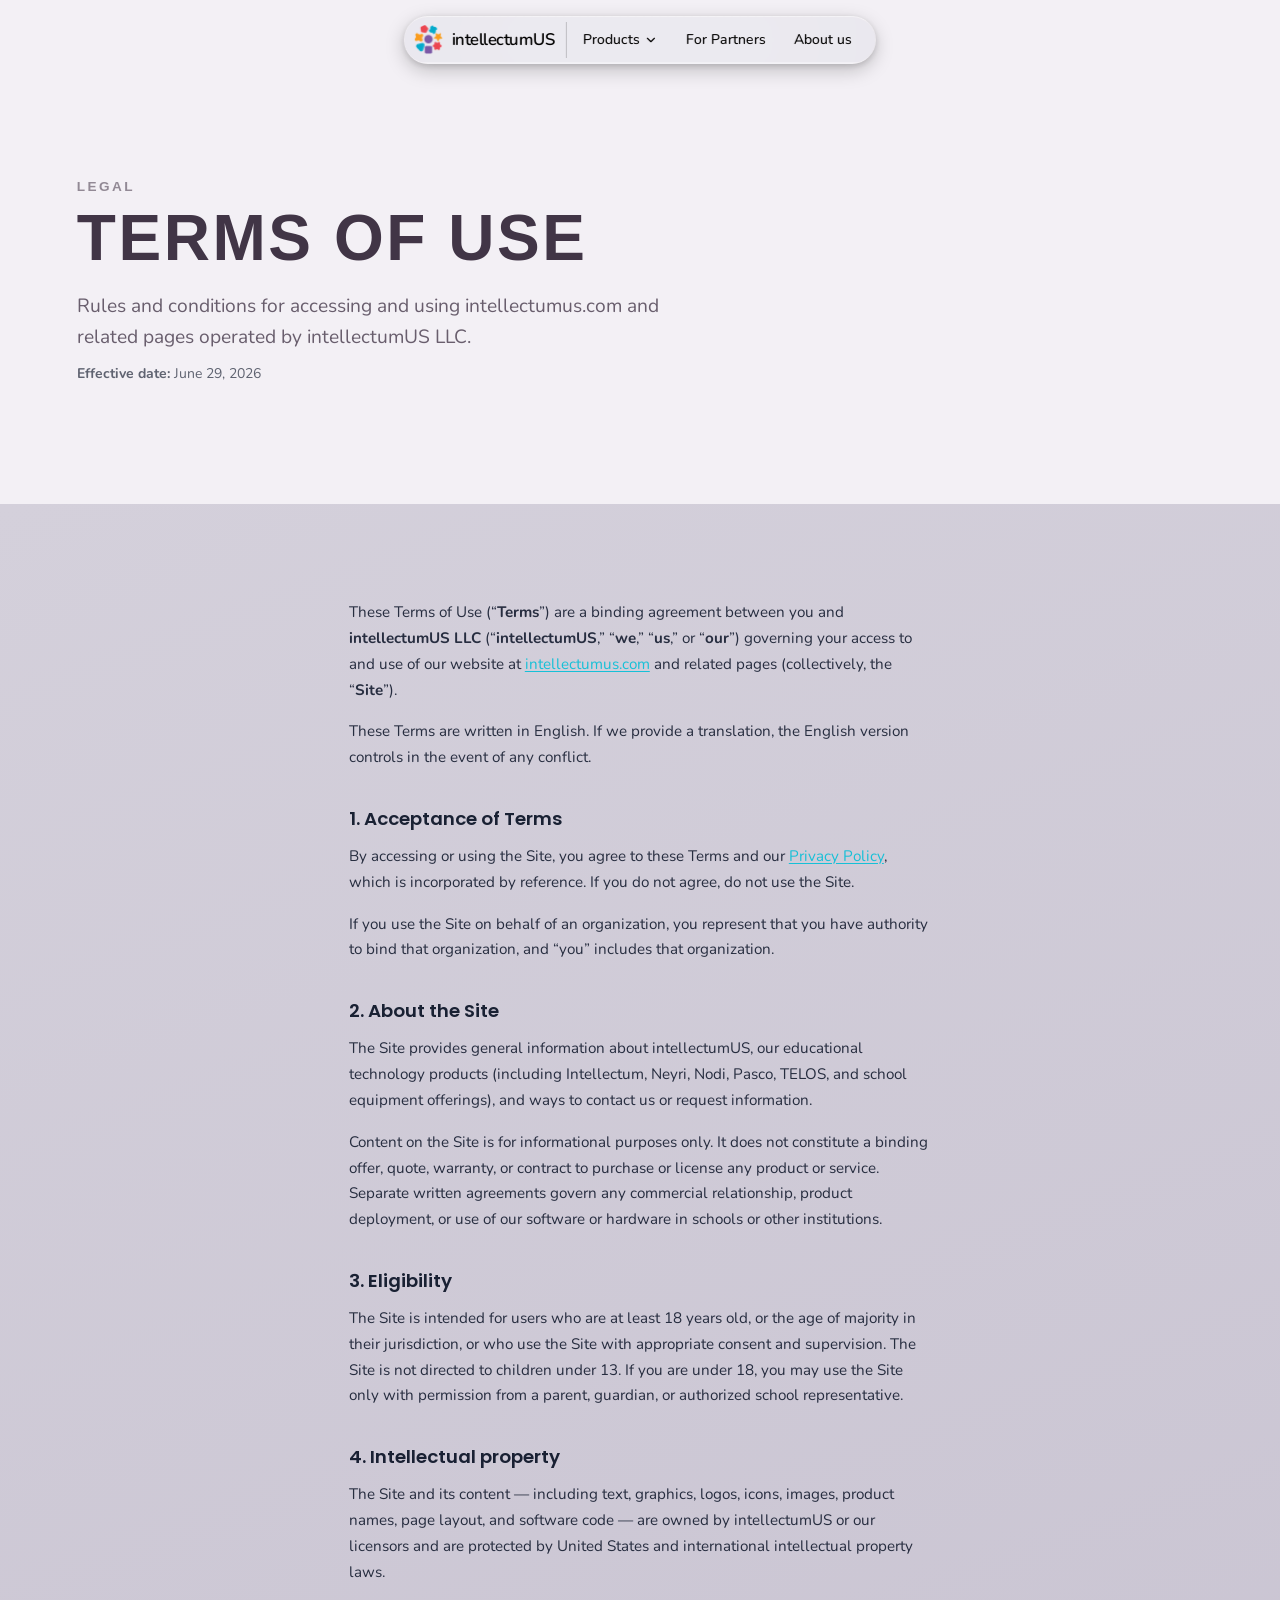
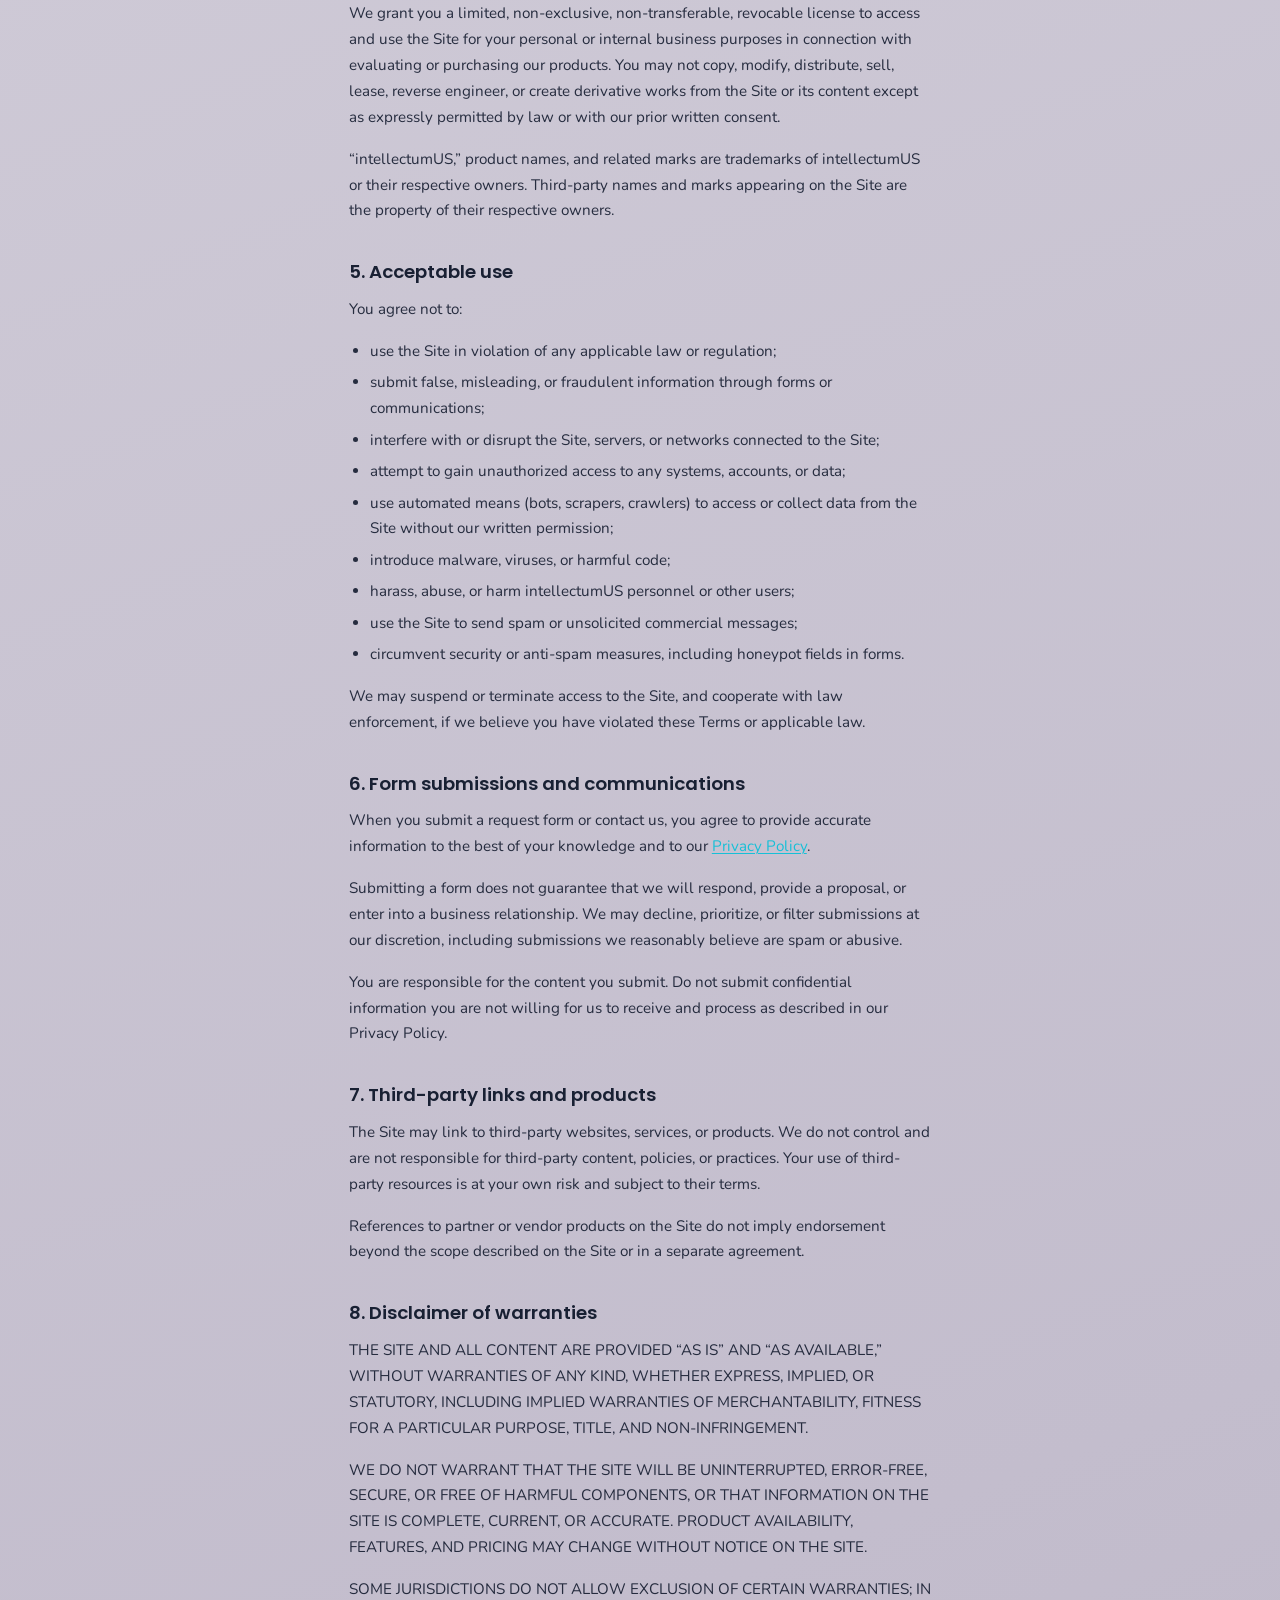
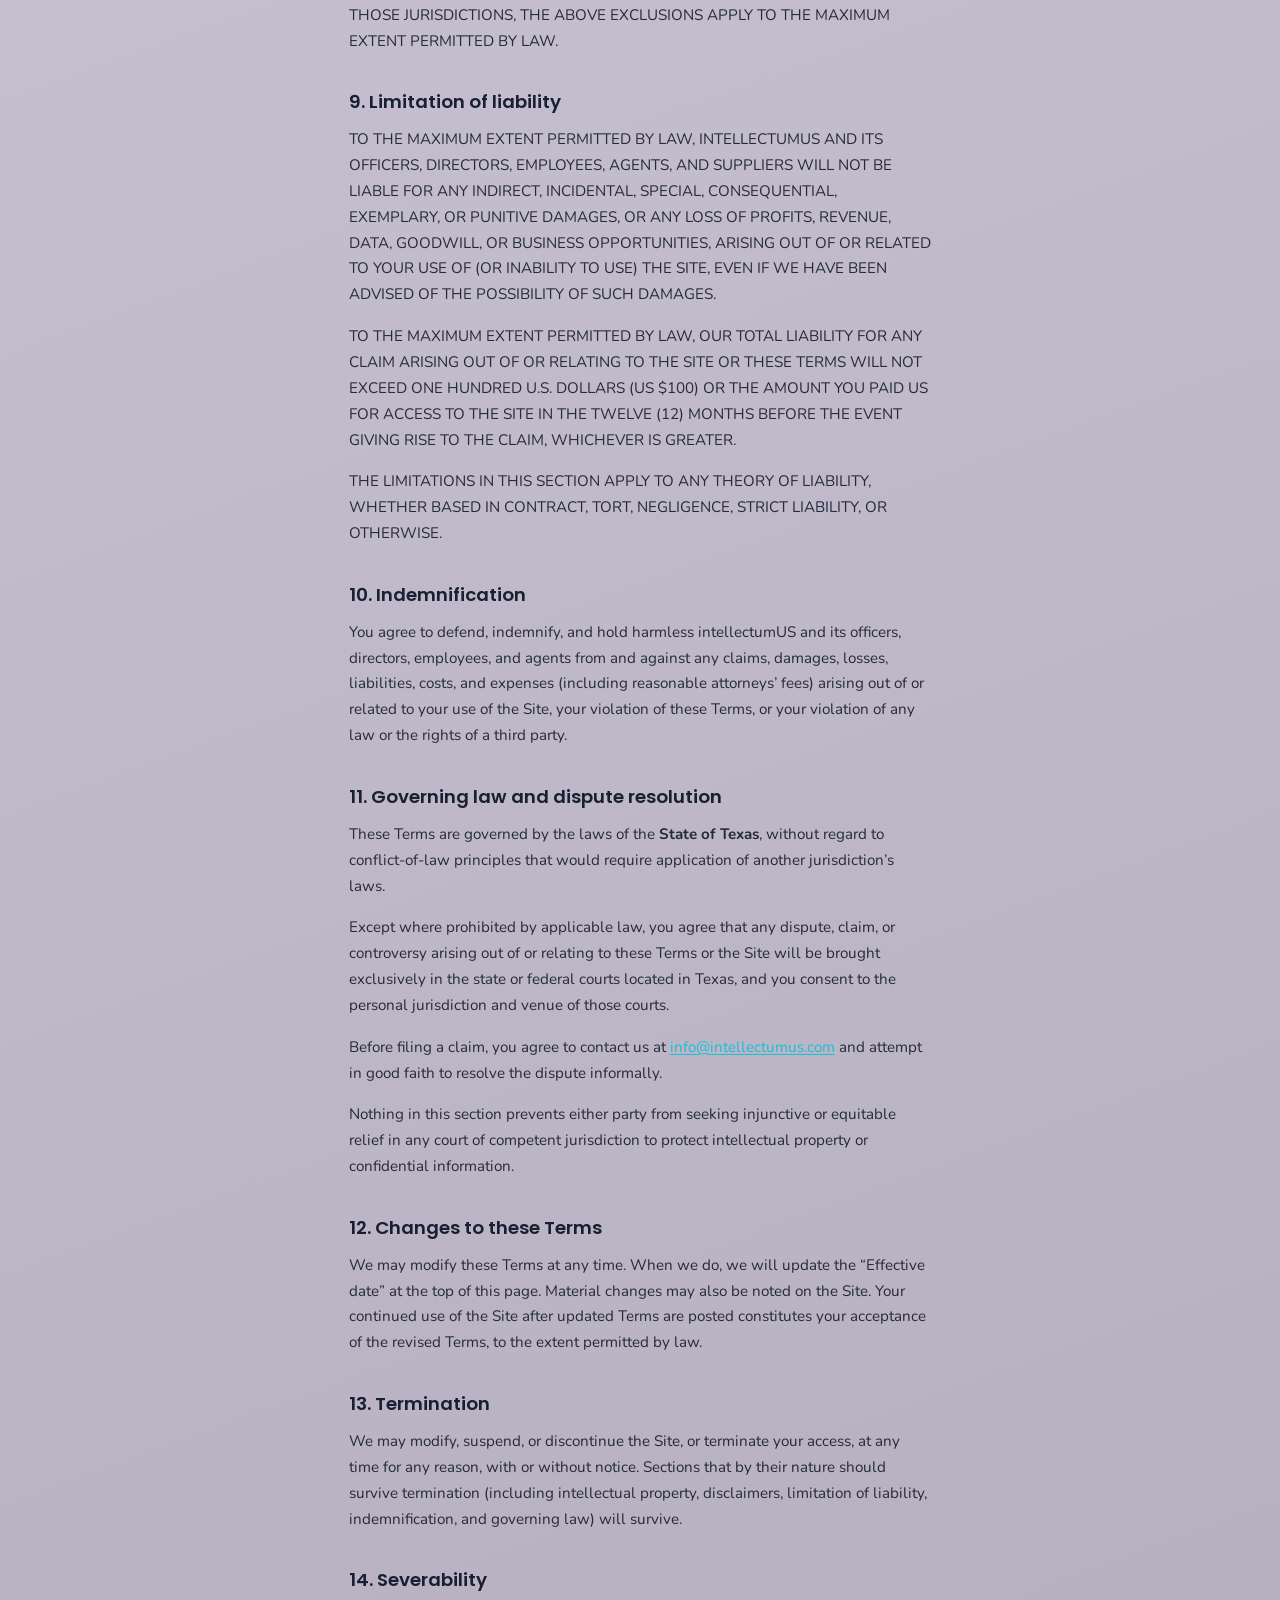
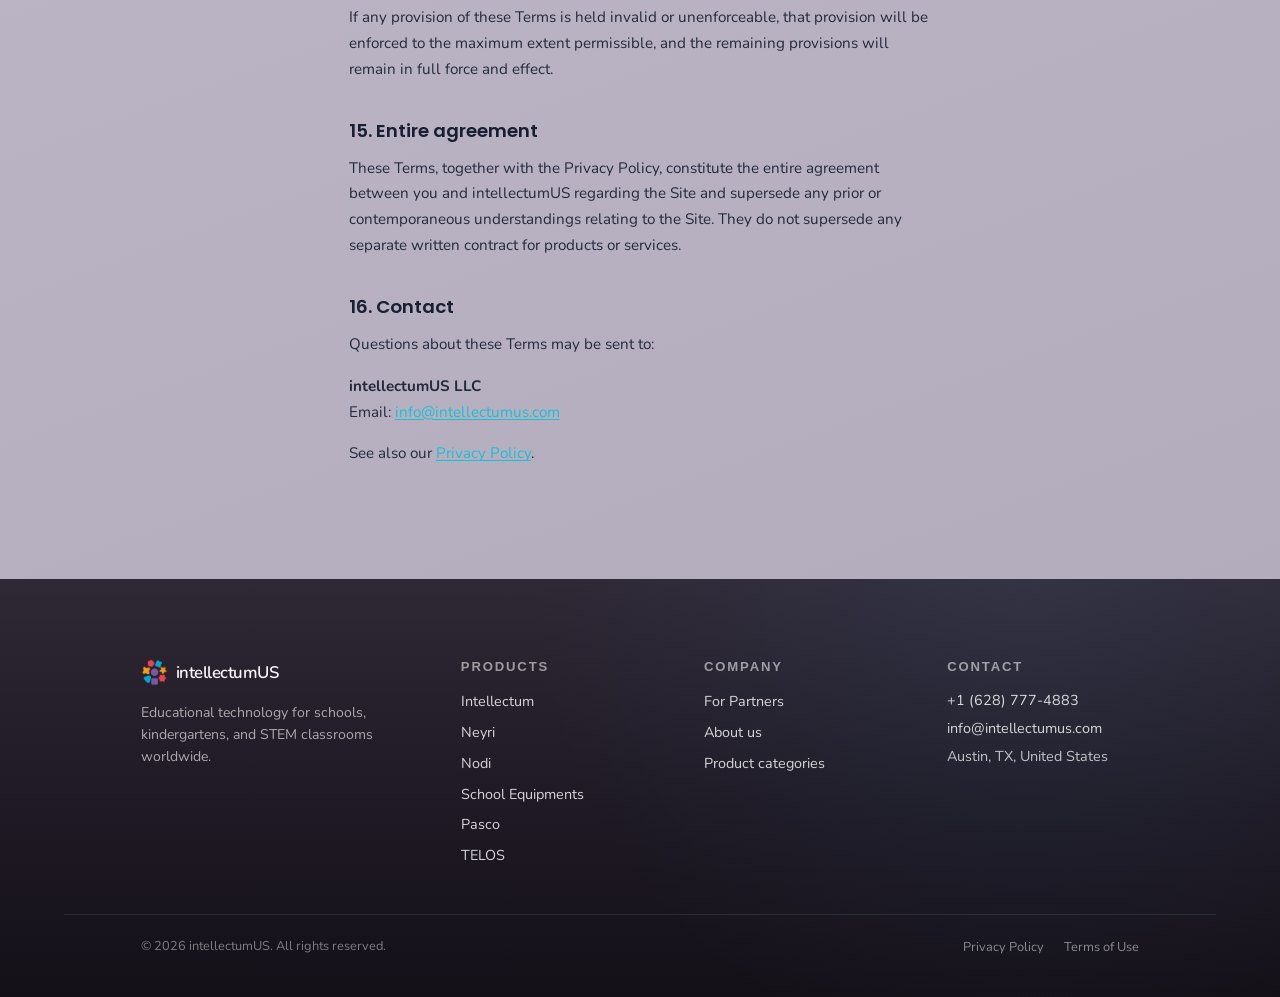
<file: terms.html>
<!DOCTYPE html>
<html lang="en" data-page-title="page.title.terms">
  <head>
    <meta charset="UTF-8" />
    <meta name="viewport" content="width=device-width, initial-scale=1.0" />
    <meta name="robots" content="index, follow, max-image-preview:large, max-snippet:-1" />
    <meta name="theme-color" content="#3e4193" />
    <meta name="author" content="intellectumUS LLC" />
    <title>Terms of Use — intellectumUS Website &amp; EdTech Services | intellectumUS</title>
    <meta
      name="description"
      content="Terms of Use for intellectumUS LLC — rules and conditions for using intellectumus.com and our educational technology services."
    />
    <link rel="canonical" href="https://www.intellectumus.com/terms" />
    <meta name="keywords" content="terms of use, intellectumUS LLC, website terms, EdTech services agreement, intellectumus.com" />
    <meta property="og:type" content="website" />
    <meta property="og:title" content="Terms of Use — intellectumUS Website &amp; EdTech Services | intellectumUS" />
    <meta property="og:url" content="https://www.intellectumus.com/terms" />
    <meta
      property="og:description"
      content="Terms of Use for intellectumUS LLC — rules and conditions for using intellectumus.com and our educational technology services."
    />
    <meta property="og:site_name" content="intellectumUS" />
    <meta property="og:locale" content="en_US" />
    <meta property="og:image" content="https://www.intellectumus.com/assets/og/og-image.png" />
    <meta property="og:image:type" content="image/png" />
    <meta property="og:image:width" content="1200" />
    <meta property="og:image:height" content="630" />
    <meta property="og:image:alt" content="intellectumUS — Innovations in School Education" />
    <meta name="twitter:card" content="summary_large_image" />
    <meta name="twitter:title" content="Terms of Use — intellectumUS Website &amp; EdTech Services | intellectumUS" />
    <meta
      name="twitter:description"
      content="Terms of Use for intellectumUS LLC — rules and conditions for using intellectumus.com and our educational technology services."
    />
    <meta name="twitter:image" content="https://www.intellectumus.com/assets/og/og-image.png" />
    <link rel="icon" type="image/svg+xml" href="assets/icon/favicon.svg" />
    <link rel="icon" href="assets/icon/intellectum-128.png" type="image/png" />
    <link rel="apple-touch-icon" href="assets/icon/intellectum-256.png" />
    <link rel="manifest" href="site.webmanifest" />
    <link rel="preconnect" href="https://fonts.googleapis.com" />
    <link rel="preconnect" href="https://fonts.gstatic.com" crossorigin />
    <link
      href="https://fonts.googleapis.com/css2?family=Poppins:ital,wght@0,400;0,500;0,600;0,700;1,500&family=Nunito:wght@400;500;600;700&family=Source+Serif+4:ital,wght@1,400;1,500&display=swap"
      rel="stylesheet"
    />
    <link rel="stylesheet" href="styles.css" />
    <script type="application/ld+json">
      {
        "@context": "https://schema.org",
        "@graph": [
          {
            "@type": "WebPage",
            "url": "https://www.intellectumus.com/terms",
            "name": "Terms of Use",
            "description": "Terms of Use for intellectumUS LLC — rules and conditions for using intellectumus.com and our educational technology services.",
            "isPartOf": { "@id": "https://www.intellectumus.com/#website" }
          },
          {
            "@type": "BreadcrumbList",
            "itemListElement": [
              { "@type": "ListItem", "position": 1, "name": "Home", "item": "https://www.intellectumus.com/" },
              { "@type": "ListItem", "position": 2, "name": "Terms of Use", "item": "https://www.intellectumus.com/terms" }
            ]
          }
        ]
      }
    </script>
  </head>
  <body class="bloom-page is-nav-merged">
    <div class="site-chrome" data-nav-merge="always">
      <a class="site-brand liquid-glass brand" href="/" aria-label="intellectumUS — Home">
        <span class="brand-mark" aria-hidden="true">
          <picture>
            <source srcset="assets/icon/intellectum-128.webp" type="image/webp" />
            <img src="assets/icon/intellectum-128.png" alt="" width="128" height="128" decoding="async" />
          </picture>
        </span>
        <span class="brand-text">intellectumUS</span>
      </a>
      <nav class="site-nav liquid-glass" aria-label="Site">
        <ul class="site-nav__list">
          <li class="site-nav__item site-nav__item--has-menu">
            <button
              class="site-nav__link site-nav__toggle"
              type="button"
              aria-expanded="false"
              aria-haspopup="true"
              data-scroll-href="/#bento-showcase"
            >
              <svg class="site-nav__icon" viewBox="0 0 24 24" fill="none" stroke="currentColor" stroke-width="2" stroke-linecap="round" stroke-linejoin="round" aria-hidden="true">
                <rect x="3" y="3" width="7" height="7" rx="1.5" />
                <rect x="14" y="3" width="7" height="7" rx="1.5" />
                <rect x="3" y="14" width="7" height="7" rx="1.5" />
                <rect x="14" y="14" width="7" height="7" rx="1.5" />
              </svg>
              <span data-i18n="nav.products">Products</span>
              <svg class="site-nav__caret" viewBox="0 0 24 24" fill="none" stroke="currentColor" stroke-width="2" stroke-linecap="round" stroke-linejoin="round" aria-hidden="true">
                <polyline points="6 9 12 15 18 9" />
              </svg>
            </button>
            <ul class="site-nav__dropdown liquid-glass">
              <li><a href="/intellectum" data-i18n="nav.intellectum">Intellectum</a></li>
              <li><a href="/neyri" data-i18n="nav.neyri">Neyri</a></li>
              <li><a href="/nodi" data-i18n="nav.nodi">Nodi</a></li>
              <li><a href="/labo" data-i18n="nav.equipment">School Equipments</a></li>
              <li><a href="/pasco" data-i18n="nav.pasco">Pasco</a></li>
              <li><a href="/telos">TELOS</a></li>
            </ul>
          </li>
          <li>
            <a class="site-nav__link" href="/partners" data-i18n-aria-label="nav.partners" aria-label="For Partners">
              <svg class="site-nav__icon" viewBox="0 0 24 24" fill="none" stroke="currentColor" stroke-width="2" stroke-linecap="round" stroke-linejoin="round" aria-hidden="true">
                <path d="M16 21v-2a4 4 0 0 0-8 0v2" />
                <circle cx="12" cy="7" r="4" />
                <path d="M3 21v-2a4 4 0 0 1 3-3.87" />
                <path d="M21 21v-2a4 4 0 0 0-3-3.87" />
              </svg>
              <span data-i18n="nav.partners">For Partners</span>
            </a>
          </li>
          <li>
            <a class="site-nav__link" href="/about" data-i18n-aria-label="nav.about" aria-label="About us">
              <svg class="site-nav__icon" viewBox="0 0 24 24" fill="none" stroke="currentColor" stroke-width="2" stroke-linecap="round" stroke-linejoin="round" aria-hidden="true">
                <circle cx="12" cy="12" r="9" />
                <path d="M12 16v-4" />
                <path d="M12 8h.01" />
              </svg>
              <span data-i18n="nav.about">About us</span>
            </a>
          </li>
        </ul>
      </nav>
    </div>

    <main class="inner-page">
      <section class="inner-page__hero" aria-labelledby="terms-hero-title">
        <div class="inner-page__hero-inner">
          <p class="inner-page__eyebrow">Legal</p>
          <h1 class="inner-page__title" id="terms-hero-title">Terms of Use</h1>
          <p class="inner-page__lead">
            Rules and conditions for accessing and using intellectumus.com and related pages operated by
            intellectumUS LLC.
          </p>
          <p class="legal-document__meta"><strong>Effective date:</strong> June 29, 2026</p>
        </div>
      </section>

      <section class="inner-section inner-section--surface" aria-label="Terms of Use content">
        <div class="inner-section__inner legal-document">
          <p>
            These Terms of Use (“<strong>Terms</strong>”) are a binding agreement between you and
            <strong>intellectumUS LLC</strong> (“<strong>intellectumUS</strong>,” “<strong>we</strong>,”
            “<strong>us</strong>,” or “<strong>our</strong>”) governing your access to and use of our website at
            <a href="https://www.intellectumus.com">intellectumus.com</a> and related pages (collectively, the
            “<strong>Site</strong>”).
          </p>
          <p>
            These Terms are written in English. If we provide a translation, the English version controls in the
            event of any conflict.
          </p>

          <h2>1. Acceptance of Terms</h2>
          <p>
            By accessing or using the Site, you agree to these Terms and our
            <a href="/privacy">Privacy Policy</a>, which is incorporated by reference. If you do not agree, do not
            use the Site.
          </p>
          <p>
            If you use the Site on behalf of an organization, you represent that you have authority to bind that
            organization, and “you” includes that organization.
          </p>

          <h2>2. About the Site</h2>
          <p>
            The Site provides general information about intellectumUS, our educational technology products (including
            Intellectum, Neyri, Nodi, Pasco, TELOS, and school equipment offerings), and ways to contact us or
            request information.
          </p>
          <p>
            Content on the Site is for informational purposes only. It does not constitute a binding offer, quote,
            warranty, or contract to purchase or license any product or service. Separate written agreements govern
            any commercial relationship, product deployment, or use of our software or hardware in schools or other
            institutions.
          </p>

          <h2>3. Eligibility</h2>
          <p>
            The Site is intended for users who are at least 18 years old, or the age of majority in their
            jurisdiction, or who use the Site with appropriate consent and supervision. The Site is not directed to
            children under 13. If you are under 18, you may use the Site only with permission from a parent, guardian,
            or authorized school representative.
          </p>

          <h2>4. Intellectual property</h2>
          <p>
            The Site and its content — including text, graphics, logos, icons, images, product names, page layout,
            and software code — are owned by intellectumUS or our licensors and are protected by United States and
            international intellectual property laws.
          </p>
          <p>
            We grant you a limited, non-exclusive, non-transferable, revocable license to access and use the Site for
            your personal or internal business purposes in connection with evaluating or purchasing our products. You
            may not copy, modify, distribute, sell, lease, reverse engineer, or create derivative works from the Site
            or its content except as expressly permitted by law or with our prior written consent.
          </p>
          <p>
            “intellectumUS,” product names, and related marks are trademarks of intellectumUS or their respective
            owners. Third-party names and marks appearing on the Site are the property of their respective owners.
          </p>

          <h2>5. Acceptable use</h2>
          <p>You agree not to:</p>
          <ul>
            <li>use the Site in violation of any applicable law or regulation;</li>
            <li>submit false, misleading, or fraudulent information through forms or communications;</li>
            <li>interfere with or disrupt the Site, servers, or networks connected to the Site;</li>
            <li>attempt to gain unauthorized access to any systems, accounts, or data;</li>
            <li>use automated means (bots, scrapers, crawlers) to access or collect data from the Site without our
              written permission;</li>
            <li>introduce malware, viruses, or harmful code;</li>
            <li>harass, abuse, or harm intellectumUS personnel or other users;</li>
            <li>use the Site to send spam or unsolicited commercial messages;</li>
            <li>circumvent security or anti-spam measures, including honeypot fields in forms.</li>
          </ul>
          <p>
            We may suspend or terminate access to the Site, and cooperate with law enforcement, if we believe you
            have violated these Terms or applicable law.
          </p>

          <h2>6. Form submissions and communications</h2>
          <p>
            When you submit a request form or contact us, you agree to provide accurate information to the best of
            your knowledge and to our <a href="/privacy">Privacy Policy</a>.
          </p>
          <p>
            Submitting a form does not guarantee that we will respond, provide a proposal, or enter into a business
            relationship. We may decline, prioritize, or filter submissions at our discretion, including submissions
            we reasonably believe are spam or abusive.
          </p>
          <p>
            You are responsible for the content you submit. Do not submit confidential information you are not
            willing for us to receive and process as described in our Privacy Policy.
          </p>

          <h2>7. Third-party links and products</h2>
          <p>
            The Site may link to third-party websites, services, or products. We do not control and are not responsible
            for third-party content, policies, or practices. Your use of third-party resources is at your own risk and
            subject to their terms.
          </p>
          <p>
            References to partner or vendor products on the Site do not imply endorsement beyond the scope described
            on the Site or in a separate agreement.
          </p>

          <h2>8. Disclaimer of warranties</h2>
          <p>
            THE SITE AND ALL CONTENT ARE PROVIDED “AS IS” AND “AS AVAILABLE,” WITHOUT WARRANTIES OF ANY KIND, WHETHER
            EXPRESS, IMPLIED, OR STATUTORY, INCLUDING IMPLIED WARRANTIES OF MERCHANTABILITY, FITNESS FOR A PARTICULAR
            PURPOSE, TITLE, AND NON-INFRINGEMENT.
          </p>
          <p>
            WE DO NOT WARRANT THAT THE SITE WILL BE UNINTERRUPTED, ERROR-FREE, SECURE, OR FREE OF HARMFUL COMPONENTS,
            OR THAT INFORMATION ON THE SITE IS COMPLETE, CURRENT, OR ACCURATE. PRODUCT AVAILABILITY, FEATURES, AND
            PRICING MAY CHANGE WITHOUT NOTICE ON THE SITE.
          </p>
          <p>
            SOME JURISDICTIONS DO NOT ALLOW EXCLUSION OF CERTAIN WARRANTIES; IN THOSE JURISDICTIONS, THE ABOVE
            EXCLUSIONS APPLY TO THE MAXIMUM EXTENT PERMITTED BY LAW.
          </p>

          <h2>9. Limitation of liability</h2>
          <p>
            TO THE MAXIMUM EXTENT PERMITTED BY LAW, INTELLECTUMUS AND ITS OFFICERS, DIRECTORS, EMPLOYEES, AGENTS, AND
            SUPPLIERS WILL NOT BE LIABLE FOR ANY INDIRECT, INCIDENTAL, SPECIAL, CONSEQUENTIAL, EXEMPLARY, OR PUNITIVE
            DAMAGES, OR ANY LOSS OF PROFITS, REVENUE, DATA, GOODWILL, OR BUSINESS OPPORTUNITIES, ARISING OUT OF OR
            RELATED TO YOUR USE OF (OR INABILITY TO USE) THE SITE, EVEN IF WE HAVE BEEN ADVISED OF THE POSSIBILITY OF
            SUCH DAMAGES.
          </p>
          <p>
            TO THE MAXIMUM EXTENT PERMITTED BY LAW, OUR TOTAL LIABILITY FOR ANY CLAIM ARISING OUT OF OR RELATING TO
            THE SITE OR THESE TERMS WILL NOT EXCEED ONE HUNDRED U.S. DOLLARS (US $100) OR THE AMOUNT YOU PAID US FOR
            ACCESS TO THE SITE IN THE TWELVE (12) MONTHS BEFORE THE EVENT GIVING RISE TO THE CLAIM, WHICHEVER IS GREATER.
          </p>
          <p>
            THE LIMITATIONS IN THIS SECTION APPLY TO ANY THEORY OF LIABILITY, WHETHER BASED IN CONTRACT, TORT,
            NEGLIGENCE, STRICT LIABILITY, OR OTHERWISE.
          </p>

          <h2>10. Indemnification</h2>
          <p>
            You agree to defend, indemnify, and hold harmless intellectumUS and its officers, directors, employees,
            and agents from and against any claims, damages, losses, liabilities, costs, and expenses (including
            reasonable attorneys’ fees) arising out of or related to your use of the Site, your violation of these
            Terms, or your violation of any law or the rights of a third party.
          </p>

          <h2>11. Governing law and dispute resolution</h2>
          <p>
            These Terms are governed by the laws of the <strong>State of Texas</strong>, without regard to conflict-of-law
            principles that would require application of another jurisdiction’s laws.
          </p>
          <p>
            Except where prohibited by applicable law, you agree that any dispute, claim, or controversy arising out
            of or relating to these Terms or the Site will be brought exclusively in the state or federal courts
            located in Texas, and you consent to the personal jurisdiction and venue of those courts.
          </p>
          <p>
            Before filing a claim, you agree to contact us at
            <a href="mailto:info@intellectumus.com">info@intellectumus.com</a> and attempt in good faith to resolve the
            dispute informally.
          </p>
          <p>
            Nothing in this section prevents either party from seeking injunctive or equitable relief in any court of
            competent jurisdiction to protect intellectual property or confidential information.
          </p>

          <h2>12. Changes to these Terms</h2>
          <p>
            We may modify these Terms at any time. When we do, we will update the “Effective date” at the top of this
            page. Material changes may also be noted on the Site. Your continued use of the Site after updated Terms
            are posted constitutes your acceptance of the revised Terms, to the extent permitted by law.
          </p>

          <h2>13. Termination</h2>
          <p>
            We may modify, suspend, or discontinue the Site, or terminate your access, at any time for any reason,
            with or without notice. Sections that by their nature should survive termination (including intellectual
            property, disclaimers, limitation of liability, indemnification, and governing law) will survive.
          </p>

          <h2>14. Severability</h2>
          <p>
            If any provision of these Terms is held invalid or unenforceable, that provision will be enforced to the
            maximum extent permissible, and the remaining provisions will remain in full force and effect.
          </p>

          <h2>15. Entire agreement</h2>
          <p>
            These Terms, together with the Privacy Policy, constitute the entire agreement between you and intellectumUS
            regarding the Site and supersede any prior or contemporaneous understandings relating to the Site. They do
            not supersede any separate written contract for products or services.
          </p>

          <h2>16. Contact</h2>
          <p>
            Questions about these Terms may be sent to:
          </p>
          <p>
            <strong>intellectumUS LLC</strong><br />
            Email: <a href="mailto:info@intellectumus.com">info@intellectumus.com</a>
          </p>
          <p>
            See also our <a href="/privacy">Privacy Policy</a>.
          </p>
        </div>
      </section>
    </main>

    <footer class="site-footer" aria-labelledby="site-footer-title">
      <div class="site-footer__inner">
        <div class="site-footer__brand">
          <a class="site-footer__logo brand" href="/" aria-label="intellectumUS — Home">
            <span class="brand-mark" aria-hidden="true">
              <picture>
                <source srcset="assets/icon/intellectum-128.webp" type="image/webp" />
                <img src="assets/icon/intellectum-128.png" alt="" width="128" height="128" decoding="async" loading="lazy" />
              </picture>
            </span>
            <span class="brand-text">intellectumUS</span>
          </a>
          <p class="site-footer__tagline" data-i18n="footer.tagline">
            Educational technology for schools, kindergartens, and STEM classrooms worldwide.
          </p>
        </div>
        <nav class="site-footer__nav" aria-label="Footer products">
          <h2 class="site-footer__heading" id="site-footer-title" data-i18n="footer.products">Products</h2>
          <ul class="site-footer__list">
            <li><a href="/intellectum" data-i18n="nav.intellectum">Intellectum</a></li>
            <li><a href="/neyri" data-i18n="nav.neyri">Neyri</a></li>
            <li><a href="/nodi" data-i18n="nav.nodi">Nodi</a></li>
            <li><a href="/labo" data-i18n="nav.equipment">School Equipments</a></li>
            <li><a href="/pasco" data-i18n="nav.pasco">Pasco</a></li>
            <li><a href="/telos">TELOS</a></li>
          </ul>
        </nav>
        <nav class="site-footer__nav" aria-label="Footer company">
          <h2 class="site-footer__heading" data-i18n="footer.company">Company</h2>
          <ul class="site-footer__list">
            <li><a href="/partners" data-i18n="nav.partners">For Partners</a></li>
            <li><a href="/about" data-i18n="nav.about">About us</a></li>
            <li><a href="/#bento-showcase" data-i18n="footer.categories">Product categories</a></li>
          </ul>
        </nav>
        <div class="site-footer__contact">
          <h2 class="site-footer__heading" data-i18n="footer.contact">Contact</h2>
          <p class="site-footer__contact-line">
            <a href="tel:+16287774883">+1 (628) 777-4883</a>
          </p>
          <p class="site-footer__contact-line">
            <a href="mailto:info@intellectumus.com">info@intellectumus.com</a>
          </p>
          <p class="site-footer__contact-line" data-i18n="footer.location">
            Austin, TX, United States
          </p>
        </div>
      </div>
      <div class="site-footer__bar">
        <p class="site-footer__copyright" data-i18n="footer.copyright">© 2026 intellectumUS. All rights reserved.</p>
        <ul class="site-footer__legal">
          <li><a href="/privacy" data-i18n="footer.privacy">Privacy Policy</a></li>
          <li><a href="/terms" data-i18n="footer.terms">Terms of Use</a></li>
        </ul>
      </div>
    </footer>

    <script defer src="js/config.js"></script>
    <script defer src="js/track.js"></script>
    <script defer src="js/countries.js"></script>
    <script defer src="js/i18n.js"></script>
    <script defer src="js/app.js"></script>
  </body>
</html>
</file>
<file: styles.css>
:root {
  /* Brand identity (from Intellectum logoguide) */
  --brand-primary: #3e4193;
  --brand-primary-600: #34376f;
  --brand-yellow: #fbbc1b;
  --brand-violet: #b56aff;
  --brand-red: #ff6a6b;
  --brand-blue: #16c0d7;
  /* Cera Round Pro / Blogger Sans are licensed; Poppins/Nunito are close web substitutes */
  --font-display: "Poppins", ui-sans-serif, system-ui, -apple-system, "Segoe UI", sans-serif;
  --font-body: "Nunito", "Poppins", ui-sans-serif, system-ui, -apple-system, "Segoe UI", sans-serif;
}

.bloom-page {
  --panel-edge-gap: clamp(2rem, 5vw, 4.5rem);
  --chrome-actions-reserve: 11rem;
  --video-overlay-strength: 0;
  --bloom-ink: #413546;
  --bloom-surface: #cac6d2;
  --bloom-mist: #f3f0f5;
  --radius: 1rem;
  --text-100: #ffffff;
  --text-80: rgba(255, 255, 255, 0.8);
  --text-60: rgba(255, 255, 255, 0.6);
  --text-50: rgba(255, 255, 255, 0.5);
  --bloom-accent: var(--brand-blue);
  --bloom-scrollbar-size: 6px;
  --bloom-scrollbar-track: rgba(255, 255, 255, 0.08);
  --bloom-scrollbar-thumb: rgba(255, 255, 255, 0.24);
  --bloom-scrollbar-thumb-hover: color-mix(in srgb, var(--bloom-accent) 55%, white);
  --bloom-scrollbar-thumb-active: color-mix(in srgb, var(--bloom-accent) 72%, white);
  --brand-logo-height: 2.25rem;
  --brand-logo-height-chrome: 1.95rem;
  --brand-logo-height-hero: 2.4rem;
  --brand-logo-height-footer: 1.7rem;
  --brand-logo-max-width: min(16rem, 52vw);

  margin: 0;
  min-height: 100vh;
  scroll-behavior: auto;
  font-family: var(--font-body);
  font-weight: 400;
  color: var(--text-100);
  background: #000;
  overflow-x: hidden;
}

.bloom-page:has(.inner-actions) {
  --chrome-actions-reserve: 6.25rem;
}

.bloom-page:has(.inner-page) {
  --chrome-actions-reserve: 0;
}

.bloom-page *,
.bloom-page *::before,
.bloom-page *::after {
  box-sizing: border-box;
}

html.is-boot-loading .site-chrome,
html.is-boot-loading .hero-stage,
html.is-boot-loading .site-footer,
html.is-boot-loading .lead-form__select-menu {
  visibility: hidden;
}

.boot-screen {
  position: fixed;
  inset: 0;
  z-index: 10000;
  display: flex;
  flex-direction: column;
  align-items: center;
  justify-content: center;
  gap: 1.75rem;
  background: #000;
  opacity: 1;
  transition: opacity 0.4s ease;
}

.boot-screen[hidden] {
  display: none;
}

.boot-screen.is-leaving {
  opacity: 0;
}

.boot-screen__logo {
  width: auto;
  height: clamp(8.5rem, 32vw, 13rem);
  max-width: min(26rem, 92vw);
  animation: boot-logo-pulse 1.6s ease-in-out infinite;
}

.boot-screen__spinner {
  width: 38px;
  height: 38px;
  border-radius: 50%;
  border: 3px solid rgba(255, 255, 255, 0.16);
  border-top-color: var(--bloom-accent);
  animation: boot-spin 0.9s linear infinite;
}

@keyframes boot-spin {
  to {
    transform: rotate(360deg);
  }
}

@keyframes boot-logo-pulse {
  0%,
  100% {
    opacity: 0.7;
  }
  50% {
    opacity: 1;
  }
}

@media (prefers-reduced-motion: reduce) {
  .boot-screen {
    transition: none;
  }

  .boot-screen__logo,
  .boot-screen__spinner {
    animation: none;
  }
}

.hero-stage {
  position: relative;
  min-height: 100vh;
  min-height: 100dvh;
  isolation: isolate;
  background-color: #f4f4f6;
}

/* Hero visual is an art-directed <img> (video engine is disabled). Using a
   replaced element instead of a CSS background / canvas guarantees it always
   paints and lets us control framing per breakpoint via object-position. */
/* The .hero-stage wraps the whole page (legacy full-page background pattern),
   so the hero visual must be clamped to the first viewport instead of inset:0,
   otherwise object-fit:cover stretches it over the full document height and the
   product render collapses into a flat sliver. */
.hero-art {
  position: absolute;
  top: 0;
  left: 0;
  right: 0;
  height: 100vh;
  height: 100dvh;
  z-index: 0;
  display: block;
  pointer-events: none;
}

.hero-art__img {
  width: 100%;
  height: 100%;
  object-fit: cover;
  /* Keep the product cluster in the lower band; upper-left stays clear for brand lockup. */
  object-position: center bottom;
}

/* Tablet: keep the product cluster in the lower band. */
@media (min-width: 721px) and (max-width: 1023px) {
  .hero-art__img {
    object-position: center 85%;
  }
}

/* Mobile: portrait art — products in the lower band; lockup sits above. */
@media (max-width: 720px) {
  .hero-art {
    height: var(--hero-mobile-vh, 100svh);
    max-height: var(--hero-mobile-vh, 100svh);
    overflow: hidden;
  }

  .hero-stage__overlay {
    top: 0;
    left: 0;
    right: 0;
    bottom: auto;
    height: var(--hero-mobile-vh, 100svh);
    max-height: var(--hero-mobile-vh, 100svh);
  }

  .hero-art__img {
    object-position: center bottom;
  }
}

/* Video engine is disabled: hide the unused video layers and canvas so the
   <picture> is the single hero visual. */
.hero-stage .bg-video,
.hero-stage .bg-canvas {
  display: none !important;
}

/* Videos are kept off-screen and tiny so browsers (e.g. Yandex) do not
   treat them as a real player and never show a floating/PiP control.
   Their frames are painted onto .bg-canvas instead. */
.hero-stage .bg-video {
  position: absolute;
  top: 0;
  left: 0;
  width: 1px;
  height: 1px;
  opacity: 0;
  pointer-events: none;
  z-index: -1;
}

.hero-stage .bg-canvas {
  position: absolute;
  inset: 0;
  width: 100%;
  height: 100%;
  z-index: 1;
  pointer-events: none;
}


@media (hover: none) and (pointer: coarse) {
  .hero-stage .bg-video {
    inset: 0;
    width: 100%;
    height: 100%;
    object-fit: cover;
    opacity: 0;
    z-index: 1;
    transition: opacity 0.7s ease;
  }

  .hero-stage .bg-video.is-active {
    opacity: 1;
  }

  .hero-stage.is-image-background .bg-video {
    opacity: 0;
  }

  .hero-stage .bg-canvas {
    display: none;
  }
}

.hero-stage__overlay {
  position: absolute;
  inset: 0;
  z-index: 3;
  pointer-events: none;
  background: linear-gradient(
    180deg,
    rgba(4, 17, 12, calc(0.35 * var(--video-overlay-strength) / 100)) 0%,
    rgba(4, 17, 12, calc(0.12 * var(--video-overlay-strength) / 100)) 45%,
    rgba(4, 17, 12, calc(0.42 * var(--video-overlay-strength) / 100)) 100%
  );
}

/* First-screen stack: brand lockup + email CTA (bento follows below). */
.hero-intro {
  position: relative;
  z-index: 5;
}

/* ---------- Liquid glass tiers ---------- */
.liquid-glass {
  background: rgba(255, 255, 255, 0.01);
  background-blend-mode: luminosity;
  backdrop-filter: blur(4px);
  -webkit-backdrop-filter: blur(4px);
  border: none;
  box-shadow: inset 0 1px 1px rgba(255, 255, 255, 0.1);
  position: relative;
  overflow: hidden;
}

.liquid-glass::before {
  content: "";
  position: absolute;
  inset: 0;
  border-radius: inherit;
  padding: 1.4px;
  pointer-events: none;
  background: linear-gradient(
    180deg,
    rgba(255, 255, 255, 0.45) 0%,
    rgba(255, 255, 255, 0.15) 20%,
    transparent 40%,
    transparent 60%,
    rgba(255, 255, 255, 0.15) 80%,
    rgba(255, 255, 255, 0.45) 100%
  );
  -webkit-mask: linear-gradient(#000 0 0) content-box, linear-gradient(#000 0 0);
  mask: linear-gradient(#000 0 0) content-box, linear-gradient(#000 0 0);
  -webkit-mask-composite: xor;
  mask-composite: exclude;
}

.liquid-glass-strong {
  background: rgba(255, 255, 255, 0.01);
  background-blend-mode: luminosity;
  backdrop-filter: blur(50px);
  -webkit-backdrop-filter: blur(50px);
  border: none;
  box-shadow: 4px 4px 4px rgba(0, 0, 0, 0.05), inset 0 1px 1px rgba(255, 255, 255, 0.15);
  position: relative;
  overflow: hidden;
}

.liquid-glass-strong::before {
  content: "";
  position: absolute;
  inset: 0;
  border-radius: inherit;
  padding: 1.4px;
  pointer-events: none;
  background: linear-gradient(
    180deg,
    rgba(255, 255, 255, 0.5) 0%,
    rgba(255, 255, 255, 0.2) 20%,
    transparent 40%,
    transparent 60%,
    rgba(255, 255, 255, 0.2) 80%,
    rgba(255, 255, 255, 0.5) 100%
  );
  -webkit-mask: linear-gradient(#000 0 0) content-box, linear-gradient(#000 0 0);
  mask: linear-gradient(#000 0 0) content-box, linear-gradient(#000 0 0);
  -webkit-mask-composite: xor;
  mask-composite: exclude;
}

/* ---------- Layout ---------- */
.split {
  position: relative;
  z-index: 10;
  min-height: 100vh;
  min-height: 100dvh;
  box-sizing: border-box;
  display: grid;
  grid-template-columns: minmax(0, 1fr);
  /* Anchor copy to the upper band: the product render fills the lower 2/3 of
     the art, so keeping text/CTAs up top in the empty left zone avoids overlap. */
  align-items: start;
  gap: clamp(1rem, 4vw, 3rem);
  padding: clamp(5rem, 12vh, 8rem) var(--panel-edge-gap) calc(var(--panel-edge-gap) + 1rem);
}

/* Soft readability wash on the text side. The product render lives in the
   lower band of the image while the headline sits over the empty upper-left,
   so the wash stays light and fades out early to keep the products visible. */
.split::before {
  content: "";
  position: absolute;
  inset: 0;
  z-index: -1;
  pointer-events: none;
  background: linear-gradient(
    108deg,
    rgba(255, 255, 255, 0.18) 0%,
    rgba(255, 255, 255, 0.06) 24%,
    rgba(255, 255, 255, 0) 46%
  );
}

.hero-copy {
  grid-column: 1;
  align-self: start;
  min-width: 0;
  max-width: min(46rem, 56%);
  display: flex;
  flex-direction: column;
  gap: clamp(1.25rem, 3vh, 2.25rem);
  max-width: 44rem;
  min-width: 0;
}

.hero-brand {
  display: flex;
  align-items: center;
  gap: clamp(0.85rem, 2vw, 1.5rem);
}

.hero-brand__mark {
  flex: 0 0 auto;
  width: clamp(3.5rem, 7vw, 6.5rem);
  height: clamp(3.5rem, 7vw, 6.5rem);
  object-fit: contain;
}

.hero-brand__text {
  display: flex;
  flex-direction: column;
  gap: clamp(0.35rem, 1vh, 0.65rem);
  min-width: 0;
}

.hero-brand__name {
  margin: 0;
  padding: 0;
  font-family: var(--font-display);
  font-size: clamp(2.4rem, 5.5vw, 4.5rem);
  font-weight: 700;
  line-height: 1.02;
  letter-spacing: -0.02em;
  color: var(--hero-text-color, var(--brand-primary));
  text-wrap: balance;
  overflow-wrap: break-word;
  user-select: text;
}

.hero-brand__tagline {
  display: flex;
  flex-wrap: wrap;
  align-items: center;
  gap: 0.35em;
  margin: 0;
  padding: 0;
  font-family: var(--font-display);
  font-size: clamp(0.95rem, 1.6vw, 1.35rem);
  font-weight: 500;
  line-height: 1.35;
  letter-spacing: 0.01em;
  color: color-mix(in srgb, var(--hero-text-color, var(--brand-primary)) 72%, #ffffff);
}

.hero-brand__rule {
  flex: 0 0 auto;
  width: clamp(1.25rem, 2.5vw, 1.75rem);
  height: 2px;
  border-radius: 999px;
  background: color-mix(in srgb, var(--hero-text-color, var(--brand-primary)) 55%, transparent);
}

.split-headline {
  margin: 0;
  padding: 0;
  font-family: var(--font-display);
  font-size: clamp(2.25rem, 5.2vw, 4.25rem);
  font-weight: 700;
  line-height: 1.04;
  letter-spacing: -0.01em;
  color: var(--hero-text-color, #16183c);
  text-wrap: balance;
  overflow-wrap: break-word;
  user-select: text;
  text-shadow: 0 2px 18px color-mix(in srgb, #ffffff 55%, transparent);
}

.split-headline__line {
  display: block;
}

.hero-cta {
  display: flex;
  flex-wrap: wrap;
  gap: clamp(0.65rem, 1.5vw, 1rem);
}

.hero-btn {
  display: inline-flex;
  align-items: center;
  justify-content: center;
  min-height: 3rem;
  padding: 0.85rem 1.85rem;
  border-radius: 999px;
  font-family: var(--font-display);
  font-size: clamp(0.9rem, 1.1vw, 1rem);
  font-weight: 600;
  line-height: 1;
  text-decoration: none;
  white-space: nowrap;
  cursor: pointer;
  transition:
    transform 0.2s ease,
    background-color 0.2s ease,
    color 0.2s ease,
    box-shadow 0.2s ease;
}

.hero-btn--solid {
  background: var(--brand-primary);
  color: #fff;
  border: 1px solid var(--brand-primary);
  box-shadow: 0 14px 28px -16px var(--brand-primary);
}

.hero-btn--solid:hover {
  background: var(--brand-primary-600);
  border-color: var(--brand-primary-600);
  transform: translateY(-1px);
}

.hero-btn--ghost {
  background: rgba(255, 255, 255, 0.55);
  color: var(--brand-primary);
  border: 1px solid var(--brand-primary);
  backdrop-filter: blur(6px);
  -webkit-backdrop-filter: blur(6px);
}

.hero-btn--ghost:hover {
  background: #fff;
  transform: translateY(-1px);
}

/* ---------- Email CTA strip (below hero) ----------
   The lead form was lifted out of the hero into a full-width band so the hero
   text zone is no longer shared with the product render. */
.visually-hidden {
  position: absolute;
  width: 1px;
  height: 1px;
  padding: 0;
  margin: -1px;
  overflow: hidden;
  clip: rect(0, 0, 0, 0);
  white-space: nowrap;
  border: 0;
}

.email-cta {
  position: relative;
  z-index: 5;
  padding: clamp(1.75rem, 4.5vw, 3rem) var(--panel-edge-gap);
  background: linear-gradient(
    118deg,
    var(--brand-primary) 0%,
    var(--brand-primary-600, #2f3270) 58%,
    color-mix(in srgb, var(--brand-primary) 70%, #6f72d6) 100%
  );
}

.email-cta__inner {
  /* field tokens normally provided by .lead-form — set them directly so the
     band keeps a clean horizontal layout (the .lead-form class forces a column
     flow and clipping). */
  --lead-field-text: #16183c;
  --lead-field-placeholder: #707689;
  --lead-field-focus: var(--brand-yellow);
  color-scheme: light;
  accent-color: var(--brand-primary);
  max-width: 74rem;
  margin: 0 auto;
  padding: 0;
  display: flex;
  flex-direction: row;
  flex-wrap: wrap;
  align-items: center;
  justify-content: space-between;
  gap: clamp(1.1rem, 3.5vw, 2.75rem);
  overflow: visible;
}

.email-cta__copy {
  flex: 1 1 20rem;
  min-width: 0;
  color: #fff;
}

.email-cta__title {
  margin: 0 0 0.35rem;
  font-family: var(--font-display);
  font-size: clamp(1.35rem, 2.6vw, 2rem);
  font-weight: 700;
  line-height: 1.12;
  color: #fff;
}

.email-cta__lead {
  margin: 0;
  max-width: 42rem;
  font-size: clamp(0.92rem, 1.4vw, 1.05rem);
  line-height: 1.45;
  color: rgba(255, 255, 255, 0.85);
}

.email-cta__form {
  flex: 0 1 30rem;
  min-width: min(100%, 17rem);
  display: flex;
  flex-direction: column;
  gap: 0.5rem;
}

.email-cta__row {
  display: flex;
  flex-wrap: nowrap;
  align-items: stretch;
  gap: 0.6rem;
}

.email-cta__consent {
  margin: 0;
  font-size: 0.62rem;
  line-height: 1.35;
  color: rgba(255, 255, 255, 0.9);
}

.email-cta__consent a {
  color: #fff;
}

/* Honeypot field: hidden from users, used to catch bots. */
.lead-form__hp {
  position: absolute;
  left: -9999px;
  width: 1px;
  height: 1px;
  opacity: 0;
  pointer-events: none;
}

.email-cta__field {
  flex: 1 1 auto;
  min-width: 0;
  width: 100%;
}

.email-cta .lead-form__control {
  background: #fff;
  border: 1.5px solid rgba(255, 255, 255, 0.9);
  box-shadow: inset 0 1px 2px rgba(0, 0, 0, 0.06);
  width: 100%;
  box-sizing: border-box;
}

.email-cta .lead-form__control:focus-within {
  border-color: var(--brand-yellow);
  box-shadow: 0 0 0 3px color-mix(in srgb, var(--brand-yellow) 45%, transparent);
}

.email-cta .lead-form__field input {
  width: 100%;
  box-sizing: border-box;
  padding: 0.82rem 1.1rem;
}

.email-cta .lead-form__submit {
  width: auto;
  flex: 0 0 auto;
  white-space: nowrap;
  padding: 0.82rem 1.6rem;
  background: var(--brand-yellow);
  border-color: var(--brand-yellow);
  color: #16183c;
}

.email-cta .lead-form__submit:hover {
  background: #ffca3f;
  border-color: #ffca3f;
}

@media (max-width: 720px) {
  .email-cta__inner {
    flex-direction: column;
    align-items: stretch;
    justify-content: flex-start;
    gap: 0.5rem;
  }

  .email-cta__copy {
    flex: 0 0 auto;
  }

  .email-cta__form {
    flex: 0 0 auto;
    width: 100%;
    min-width: 0;
    max-width: none;
    gap: 0.35rem;
  }

  .email-cta__row {
    flex-direction: column;
    align-items: stretch;
    gap: 0.45rem;
  }

  .email-cta__field,
  .email-cta .lead-form__control {
    width: 100%;
  }

  .email-cta .lead-form__submit {
    width: 100%;
  }

  .email-cta__consent {
    text-align: center;
  }
}

.hero-panel {
  grid-column: 2;
  justify-self: end;
  align-self: start;
}

.hero-panel.left-content {
  width: 100%;
  max-width: 100%;
}

/* Tablet: narrower form column, slightly smaller headline so nothing collides
   with the centered product render. */
@media (min-width: 721px) and (max-width: 1023px) {
  .split {
    grid-template-columns: minmax(0, 1fr);
    gap: clamp(1rem, 3vw, 2rem);
    padding-top: clamp(5.5rem, 12vh, 7.5rem);
  }

  .hero-copy {
    max-width: min(32rem, 64%);
  }

  .hero-brand__name {
    font-size: clamp(2rem, 4.6vw, 3.25rem);
  }
}

/* Desktop: brand + form fill the viewport; hero art ends where the form begins. */
@media (min-width: 721px) {
  .hero-art {
    height: calc(100dvh - var(--hero-form-band, 9.5rem));
    max-height: calc(100dvh - var(--hero-form-band, 9.5rem));
  }

  .hero-stage__overlay {
    top: 0;
    left: 0;
    right: 0;
    bottom: auto;
    height: calc(100dvh - var(--hero-form-band, 9.5rem));
    max-height: calc(100dvh - var(--hero-form-band, 9.5rem));
  }

  .hero-intro {
    display: flex;
    flex-direction: column;
    min-height: 100vh;
    min-height: 100dvh;
  }

  .split {
    min-height: 0;
    flex: 0 0 auto;
  }

  .hero-intro > .email-cta {
    flex: 0 0 auto;
    margin-top: auto;
    padding: clamp(1rem, 1.8vw, 1.35rem) var(--panel-edge-gap);
  }

  .hero-intro > .email-cta .email-cta__inner {
    gap: clamp(0.7rem, 1.8vw, 1.15rem);
  }

  .hero-intro > .email-cta .email-cta__title {
    font-size: clamp(1.15rem, 2vw, 1.55rem);
    margin-bottom: 0.15rem;
  }

  .hero-intro > .email-cta .email-cta__lead {
    font-size: clamp(0.86rem, 1.15vw, 0.95rem);
    line-height: 1.35;
  }

  .hero-intro > .email-cta .email-cta__form {
    gap: 0.35rem;
  }

  .hero-intro > .email-cta .lead-form__field input {
    padding: 0.7rem 1rem;
  }

  .hero-intro > .email-cta .lead-form__submit {
    padding: 0.7rem 1.3rem;
  }

  .hero-intro > .email-cta .email-cta__consent {
    font-size: 0.58rem;
  }
}

.left-content {
  --left-glass-blur: 50px;
  --left-glass-backdrop-filter: blur(90px) saturate(212%) contrast(129%);
  --left-glass-shadow: 15;
  --panel-tint-color: #1a264c;
  --panel-dim-strength: 10;
  --lead-field-opacity: 64;
  --panel-text-color: #000000;
  --text-100: var(--panel-text-color);
  --text-80: color-mix(in srgb, var(--panel-text-color) 80%, transparent);
  --text-60: color-mix(in srgb, var(--panel-text-color) 60%, transparent);
  --text-50: color-mix(in srgb, var(--panel-text-color) 50%, transparent);
  position: relative;
  z-index: 2;
  flex: 0 0 auto;
  width: min(42vw, 32rem);
  max-width: min(42vw, 32rem);
  min-width: 0;
  display: flex;
  flex-direction: column;
  height: fit-content;
  max-height: calc(100dvh - 2 * var(--panel-edge-gap));
  overflow: hidden;
  border-radius: 1.5rem;
  padding: clamp(0.85rem, 3cqw, 1.75rem);
  color: var(--text-100);
  container-type: inline-size;
  container-name: bloom-panel;
  --lead-inline-pad: 0.2rem;
  --bloom-scrollbar-track: color-mix(in srgb, var(--panel-text-color) 7%, transparent);
  --bloom-scrollbar-thumb: color-mix(
    in srgb,
    var(--panel-text-color) 32%,
    rgba(255, 255, 255, 0.52)
  );
  --bloom-scrollbar-thumb-hover: color-mix(
    in srgb,
    var(--bloom-accent) 48%,
    var(--panel-text-color) 52%
  );
  --bloom-scrollbar-thumb-active: color-mix(
    in srgb,
    var(--bloom-accent) 62%,
    var(--panel-text-color) 38%
  );
}

.left-content svg {
  color: inherit;
}

.left-content.liquid-glass {
  backdrop-filter: var(--left-glass-backdrop-filter);
  -webkit-backdrop-filter: var(--left-glass-backdrop-filter);
  background: color-mix(
    in srgb,
    var(--panel-tint-color) calc(var(--panel-dim-strength) / 100 * 52%),
    transparent
  );
  background-blend-mode: normal;
  box-shadow:
    0 calc(var(--left-glass-shadow) * 0.4px) calc(var(--left-glass-shadow) * 1.25px)
      rgba(0, 0, 0, calc(0.12 + var(--left-glass-shadow) * 0.006)),
    0 calc(var(--left-glass-shadow) * 0.12px) calc(var(--left-glass-shadow) * 0.45px)
      rgba(0, 0, 0, calc(0.08 + var(--left-glass-shadow) * 0.004)),
    inset 0 1px 1px rgba(255, 255, 255, 0.1);
}

.left-content.liquid-glass::after {
  content: "";
  position: absolute;
  inset: 0;
  border-radius: inherit;
  pointer-events: none;
  z-index: 0;
  background: color-mix(
    in srgb,
    var(--panel-tint-color) calc(var(--panel-dim-strength) / 100 * 22%),
    transparent
  );
}

.left-content.liquid-glass > * {
  position: relative;
  z-index: 1;
}

.glass-tuner {
  margin-top: auto;
  flex: 1 1 auto;
  min-height: 0;
  max-width: 100%;
  padding: 0.65rem 0.85rem;
  border-radius: 1rem;
  display: flex;
  flex-direction: column;
  gap: 0.45rem;
  overflow-y: auto;
}

.glass-tuner__control {
  min-width: 0;
}

.glass-tuner__label {
  display: block;
  margin-bottom: 0.3rem;
  font-size: clamp(0.62rem, 2.5cqw, 0.72rem);
  font-weight: 500;
  letter-spacing: 0.06em;
  text-transform: uppercase;
  color: var(--text-60);
  overflow-wrap: anywhere;
}

.glass-tuner__row {
  display: flex;
  align-items: center;
  gap: 0.65rem;
}

.glass-tuner__range {
  flex: 1;
  min-width: 0;
  height: 4px;
  appearance: none;
  -webkit-appearance: none;
  border-radius: 999px;
  background: rgba(255, 255, 255, 0.2);
  cursor: pointer;
}

.glass-tuner__range::-webkit-slider-thumb {
  width: 14px;
  height: 14px;
  appearance: none;
  -webkit-appearance: none;
  border: 0;
  border-radius: 50%;
  background: var(--text-100);
  box-shadow: 0 0 0 2px rgba(255, 255, 255, 0.25);
}

.glass-tuner__range::-moz-range-thumb {
  width: 14px;
  height: 14px;
  border: 0;
  border-radius: 50%;
  background: var(--text-100);
  box-shadow: 0 0 0 2px rgba(255, 255, 255, 0.25);
}

.glass-tuner__value {
  flex: 0 0 auto;
  min-width: 2.5rem;
  font-size: clamp(0.7rem, 2.8cqw, 0.8rem);
  font-variant-numeric: tabular-nums;
  color: var(--text-80);
  text-align: right;
}

.glass-tuner__save {
  align-self: flex-start;
  padding: 0.4rem 0.75rem;
  border: 0;
  border-radius: 999px;
  background: rgba(255, 255, 255, 0.12);
  color: var(--text-100);
  font-family: inherit;
  font-size: 0.72rem;
  font-weight: 500;
  letter-spacing: 0.04em;
  cursor: pointer;
  transition: background 0.2s ease, transform 0.2s ease;
}

.glass-tuner__save:hover {
  background: rgba(255, 255, 255, 0.2);
}

.glass-tuner__save.is-saved {
  background: rgba(120, 220, 160, 0.35);
}

.glass-tuner__select {
  width: 100%;
  padding: 0.45rem 0.55rem;
  border: 1px solid rgba(255, 255, 255, 0.2);
  border-radius: 0.5rem;
  background: rgba(0, 0, 0, 0.2);
  color: inherit;
  font-family: inherit;
  font-size: 0.8rem;
  cursor: pointer;
}

.glass-tuner__color-input {
  width: 2.5rem;
  height: 2.5rem;
  flex-shrink: 0;
  padding: 0;
  border: 0;
  border-radius: 0.5rem;
  background: transparent;
  cursor: pointer;
}

.glass-tuner__color-input::-webkit-color-swatch-wrapper {
  padding: 0;
}

.glass-tuner__color-input::-webkit-color-swatch {
  border: 1px solid rgba(255, 255, 255, 0.35);
  border-radius: 0.4rem;
}

.glass-tuner__hex {
  flex: 1;
  min-width: 0;
  padding: 0.4rem 0.55rem;
  border: 1px solid rgba(255, 255, 255, 0.2);
  border-radius: 0.5rem;
  background: rgba(0, 0, 0, 0.2);
  color: var(--text-100);
  font-family: inherit;
  font-size: 0.8rem;
  font-variant-numeric: tabular-nums;
  text-transform: uppercase;
}

.glass-tuner__hex:focus,
.glass-tuner__hex:focus-visible,
.glass-tuner__hex:active {
  outline: none;
  border-color: #ff8a2a;
  box-shadow: 0 0 0 2px rgba(255, 138, 42, 0.28);
}

/* ---------- Top nav ---------- */
.brand {
  display: inline-flex;
  align-items: center;
  gap: 0.5rem;
  min-width: 0;
  text-decoration: none;
  color: var(--text-100);
}

.brand-mark {
  width: auto;
  height: auto;
  flex-shrink: 0;
  display: inline-flex;
  align-items: center;
  justify-content: flex-start;
}

.brand-mark svg,
.brand-mark img {
  width: auto;
  height: var(--brand-logo-height);
  max-width: var(--brand-logo-max-width);
  display: block;
}

.brand-mark picture,
.hero-brand picture {
  display: contents;
}

.brand-text {
  display: inline-block;
  font-size: clamp(1.05rem, 5cqw, 1.35rem);
  font-weight: 600;
  letter-spacing: -0.03em;
  white-space: nowrap;
}

.menu-pill {
  display: inline-flex;
  align-items: center;
  gap: 0.5rem;
  flex-shrink: 0;
  padding: 0.5rem 0.85rem;
  border-radius: 999px;
  color: var(--text-100);
  font-size: clamp(0.8rem, 3.5cqw, 0.95rem);
  cursor: pointer;
  transition: transform 0.2s ease;
}

.menu-pill svg {
  width: 18px;
  height: 18px;
}

.nav-menu-wrap {
  position: relative;
  z-index: 1;
  flex-shrink: 0;
}

.nav-menu {
  position: absolute;
  top: calc(100% + 0.5rem);
  right: 0;
  z-index: 50;
  pointer-events: auto;
  display: flex;
  flex-direction: column;
  gap: 0.65rem;
  min-width: min(17.5rem, calc(100vw - 2rem));
  max-width: min(22rem, calc(100vw - 2rem));
  min-height: 0;
  padding: 0.85rem;
  border-radius: 1rem;
  box-shadow: 0 12px 40px rgba(0, 0, 0, 0.35);
}

.nav-menu.liquid-glass {
  /* Stronger panel to separate from busy background */
  backdrop-filter: blur(34px) saturate(150%) contrast(112%);
  -webkit-backdrop-filter: blur(34px) saturate(150%) contrast(112%);
  background: rgba(30, 42, 74, 0.82);
  border: 1px solid rgba(214, 231, 255, 0.34);
  color: #eef5ff;
}

.nav-menu.liquid-glass::after {
  content: "";
  position: absolute;
  inset: 0;
  border-radius: inherit;
  pointer-events: none;
  z-index: 0;
  background: linear-gradient(
    180deg,
    rgba(255, 255, 255, 0.1) 0%,
    rgba(6, 12, 28, 0.34) 100%
  );
}

.nav-menu.liquid-glass > * {
  position: relative;
  z-index: 1;
}

.nav-menu[hidden] {
  display: none;
}

.nav-menu__bar {
  display: flex;
  justify-content: flex-end;
  flex-shrink: 0;
  margin: -0.15rem -0.15rem 0;
}

.nav-menu__close {
  display: inline-flex;
  align-items: center;
  justify-content: center;
  width: 2rem;
  height: 2rem;
  padding: 0;
  border: none;
  border-radius: 999px;
  background: rgba(255, 255, 255, 0.1);
  color: inherit;
  cursor: pointer;
  transition: background-color 0.2s ease;
}

.nav-menu__close svg {
  width: 1.05rem;
  height: 1.05rem;
}

.nav-menu__close:hover {
  background: rgba(255, 255, 255, 0.18);
}

.nav-menu__cta {
  width: 100%;
  justify-content: center;
}

.nav-menu__tuner {
  display: flex;
  flex-direction: column;
  gap: 0.5rem;
  padding-top: 0.35rem;
  border-top: 1px solid rgba(255, 255, 255, 0.12);
}

.nav-menu .glass-tuner {
  margin-top: 0;
  flex: 0 0 auto;
  max-height: none;
  overflow: visible;
  padding: 0.5rem 0 0;
  border-radius: 0;
  border-top: 1px solid rgba(255, 255, 255, 0.12);
  background: transparent;
  box-shadow: none;
}

.nav-menu .glass-tuner__label {
  color: rgba(231, 241, 255, 0.86);
}

.nav-menu .glass-tuner__value {
  color: rgba(238, 246, 255, 0.9);
}

.nav-menu .glass-tuner__select,
.nav-menu .glass-tuner__hex {
  background: rgba(8, 14, 34, 0.42);
  border-color: rgba(214, 231, 255, 0.28);
}

.nav-menu .glass-tuner::before {
  display: none;
}

/* ---------- Site scrollbars (panel + form overlays) ---------- */
.left-content .lead-form__body,
.left-content .glass-tuner,
.lead-form__select-menu .lead-form__select-list {
  overscroll-behavior: contain;
  -webkit-overflow-scrolling: touch;
  scrollbar-gutter: stable;
  scrollbar-width: thin;
  scrollbar-color: var(--bloom-scrollbar-thumb) var(--bloom-scrollbar-track);
}

.left-content .lead-form__body::-webkit-scrollbar,
.left-content .glass-tuner::-webkit-scrollbar,
.lead-form__select-menu .lead-form__select-list::-webkit-scrollbar {
  width: var(--bloom-scrollbar-size);
  height: var(--bloom-scrollbar-size);
}

.left-content .lead-form__body::-webkit-scrollbar-track,
.left-content .glass-tuner::-webkit-scrollbar-track,
.lead-form__select-menu .lead-form__select-list::-webkit-scrollbar-track {
  background: var(--bloom-scrollbar-track);
  border-radius: 999px;
  margin: 3px 0;
}

.left-content .lead-form__body::-webkit-scrollbar-thumb,
.left-content .glass-tuner::-webkit-scrollbar-thumb,
.lead-form__select-menu .lead-form__select-list::-webkit-scrollbar-thumb {
  background: linear-gradient(
    180deg,
    color-mix(in srgb, var(--bloom-scrollbar-thumb) 88%, white) 0%,
    var(--bloom-scrollbar-thumb) 100%
  );
  border-radius: 999px;
  border: 1px solid color-mix(in srgb, var(--bloom-scrollbar-thumb) 55%, white);
  box-shadow: inset 0 1px 0 rgba(255, 255, 255, 0.35);
}

.left-content .lead-form__body::-webkit-scrollbar-thumb:hover,
.left-content .glass-tuner::-webkit-scrollbar-thumb:hover,
.lead-form__select-menu .lead-form__select-list::-webkit-scrollbar-thumb:hover {
  background: var(--bloom-scrollbar-thumb-hover);
  border-color: color-mix(in srgb, var(--bloom-scrollbar-thumb-hover) 60%, white);
}

.left-content .lead-form__body::-webkit-scrollbar-thumb:active,
.left-content .glass-tuner::-webkit-scrollbar-thumb:active,
.lead-form__select-menu .lead-form__select-list::-webkit-scrollbar-thumb:active {
  background: var(--bloom-scrollbar-thumb-active);
}

.left-content .lead-form__body::-webkit-scrollbar-corner,
.left-content .glass-tuner::-webkit-scrollbar-corner,
.lead-form__select-menu .lead-form__select-list::-webkit-scrollbar-corner {
  background: transparent;
}

/* ---------- Lead form ---------- */
.lead-form {
  --lead-field-text: var(--text-100);
  --lead-field-placeholder: var(--text-50);
  --lead-field-glow: rgba(255, 255, 255, 0.55);
  --lead-field-glow-ring: rgba(255, 255, 255, 0.28);
  --lead-field-glow-halo: rgba(255, 255, 255, 0.14);
  --lead-field-focus: var(--brand-blue);
  --lead-field-focus-ring: color-mix(in srgb, var(--brand-blue) 55%, transparent);
  --lead-field-focus-halo: color-mix(in srgb, var(--brand-blue) 38%, transparent);
  --lead-field-glass-blur: 5px;
  --lead-select-menu-blur: 30px;
  --lead-select-menu-bg: color-mix(in srgb, var(--panel-tint-color, #cac6d2) 16%, rgba(255, 255, 255, 0.97));
  --lead-select-menu-text: var(--panel-text-color, #343232);
  margin-top: 0.6rem;
  padding: 0.15rem var(--lead-inline-pad) 0;
  display: flex;
  flex-direction: column;
  gap: 0.65rem;
  flex: 1 1 auto;
  min-height: 0;
  overflow: hidden;
  color-scheme: light;
  accent-color: var(--lead-field-focus);
}

.lead-form h1.lead-form__title {
  margin: 0;
  font-size: clamp(1.8rem, 7.2cqw, 2.5rem);
  line-height: 0.96;
  letter-spacing: -0.04em;
  color: var(--text-100);
}

.lead-form__lead {
  margin: 0;
  color: var(--text-80);
  font-size: clamp(0.82rem, 3.1cqw, 0.95rem);
  line-height: 1.5;
}

.lead-form__body {
  display: flex;
  flex-direction: column;
  gap: 0.7rem;
  flex: 1 1 auto;
  min-height: 0;
  overflow-y: auto;
}

.lead-form__grid {
  display: grid;
  grid-template-columns: 1fr 1fr;
  gap: 0.7rem;
}

.lead-form__field {
  display: block;
}

.lead-form__reason legend {
  flex: 1 1 100%;
  font-size: 0.78rem;
  font-weight: 600;
  color: color-mix(in srgb, var(--text-100) 86%, #eaf2ff 14%);
}

.lead-form__control {
  display: block;
  border-radius: 999px;
  transition: box-shadow 0.2s ease, border-color 0.2s ease, transform 0.2s ease;
}

.lead-form__control--area {
  border-radius: 1rem;
}

.lead-form__field--select {
  position: relative;
  z-index: 0;
}

.lead-form__select-label {
  display: block;
}

.lead-form__field--select:has(.lead-form__select.is-open) {
  z-index: 35;
}

.lead-form__control.liquid-glass > .lead-form__select {
  position: relative;
  z-index: 1;
  display: block;
  width: 100%;
}

.lead-form__select {
  display: block;
  width: 100%;
}

.lead-form__select-trigger {
  display: flex;
  align-items: center;
  justify-content: space-between;
  gap: 0.5rem;
  width: 100%;
  border: 0;
  border-radius: inherit;
  background: transparent;
  color: var(--lead-field-text);
  font-family: inherit;
  font-size: 0.92rem;
  padding: 0.62rem 0.85rem;
  padding-right: 2.2rem;
  cursor: pointer;
  text-align: left;
  box-sizing: border-box;
  position: relative;
  z-index: 1;
}

.lead-form__select-value {
  min-width: 0;
  overflow: hidden;
  text-overflow: ellipsis;
  white-space: nowrap;
}

.lead-form__select-caret {
  position: absolute;
  right: 0.85rem;
  top: 50%;
  transform: translateY(-50%);
  flex-shrink: 0;
  width: 14px;
  height: 14px;
  opacity: 0.75;
  pointer-events: none;
  transition: transform 0.2s ease;
}

.lead-form__select.is-open .lead-form__select-caret {
  transform: translateY(-50%) rotate(180deg);
}

.lead-form__select-menu[hidden] {
  display: none !important;
}

.lead-form__select-menu {
  position: fixed;
  top: 0;
  left: 0;
  width: auto;
  right: auto;
  z-index: 10000;
  display: flex;
  flex-direction: column;
  gap: 0.35rem;
  margin: 0;
  padding: 0.4rem;
  border-radius: 1rem;
  color: var(--lead-select-menu-text);
  max-height: min(16rem, 44vh);
  overflow: hidden;
  isolation: isolate;
  backdrop-filter: blur(var(--lead-select-menu-blur)) saturate(118%);
  -webkit-backdrop-filter: blur(var(--lead-select-menu-blur)) saturate(118%);
  background-color: var(--lead-select-menu-bg);
  background-image: linear-gradient(
    180deg,
    rgba(255, 255, 255, 0.55) 0%,
    rgba(255, 255, 255, 0.2) 100%
  );
  border: 1.5px solid var(--lead-field-glow);
  box-shadow:
    inset 0 1px 2px rgba(255, 255, 255, 0.65),
    0 0 0 1px var(--lead-field-glow-ring),
    0 12px 28px rgba(0, 0, 0, 0.14);
  opacity: 0;
  visibility: hidden;
  pointer-events: none;
  transform: translateY(-0.35rem) scale(0.98);
  transform-origin: top center;
  transition:
    opacity 0.2s ease,
    transform 0.2s ease,
    visibility 0.2s ease;
}

.lead-form__select-menu.is-menu-open {
  position: fixed !important;
  margin: 0 !important;
  inset: auto;
}

.lead-form__select-menu:not([hidden]) {
  opacity: 1;
  visibility: visible;
  pointer-events: auto;
  transform: translateY(0) scale(1);
}

.lead-form__field--select.is-select-open .lead-form__control.liquid-glass,
.lead-form__field--select:has(.lead-form__select.is-open) .lead-form__control.liquid-glass {
  border-color: color-mix(in srgb, var(--lead-field-focus) 78%, white);
  box-shadow:
    inset 0 1px 1px rgba(255, 255, 255, 0.16),
    0 0 0 1px var(--lead-field-focus-ring),
    0 0 16px var(--lead-field-focus-halo);
}

.lead-form:has(.lead-form__select.is-open),
.lead-form:has(.lead-form__field--select.is-select-open) {
  position: relative;
  z-index: 40;
}

.lead-form__select-search {
  flex-shrink: 0;
  width: 100%;
  border: 1px solid color-mix(in srgb, var(--lead-field-glow-ring) 65%, transparent);
  border-radius: 0.65rem;
  background: rgba(255, 255, 255, 0.72);
  color: var(--lead-select-menu-text);
  font-family: inherit;
  font-size: 0.88rem;
  padding: 0.5rem 0.7rem;
  box-sizing: border-box;
}

.lead-form__select-search::placeholder {
  color: var(--lead-field-placeholder);
}

.lead-form__select-search:focus {
  outline: none;
  border-color: color-mix(in srgb, var(--lead-field-focus) 70%, white);
  box-shadow: 0 0 0 2px var(--lead-field-focus-ring);
}

.lead-form__select-search::-webkit-search-cancel-button {
  -webkit-appearance: none;
  width: 0.9rem;
  height: 0.9rem;
  margin-left: 0.25rem;
  border-radius: 50%;
  cursor: pointer;
  background: color-mix(in srgb, var(--lead-select-menu-text) 22%, transparent)
    url("data:image/svg+xml,%3Csvg xmlns='http://www.w3.org/2000/svg' viewBox='0 0 24 24' fill='none' stroke='%23413546' stroke-width='2.25' stroke-linecap='round'%3E%3Cpath d='M18 6L6 18M6 6l12 12'/%3E%3C/svg%3E")
    center / 0.55rem no-repeat;
  transition: background-color 0.15s ease, transform 0.15s ease;
}

.lead-form__select-search::-webkit-search-cancel-button:hover {
  background-color: color-mix(in srgb, var(--lead-field-focus) 28%, rgba(255, 255, 255, 0.88));
  transform: scale(1.05);
}

.lead-form__select-list {
  flex: 1 1 auto;
  min-height: 0;
  margin: 0;
  padding: 0;
  list-style: none;
  overflow-x: hidden;
  overflow-y: auto;
}

.lead-form__select-list li {
  position: relative;
  z-index: 1;
  padding: 0.52rem 0.75rem;
  border-radius: 0.65rem;
  font-size: 0.88rem;
  font-weight: 500;
  color: var(--lead-select-menu-text);
  cursor: pointer;
  transition: background-color 0.15s ease, color 0.15s ease;
}

.lead-form__select-list li[hidden] {
  display: none;
}

.lead-form__select-list li:hover,
.lead-form__select-list li[aria-selected="true"] {
  background: color-mix(in srgb, var(--lead-field-focus) 24%, rgba(255, 255, 255, 0.88));
  color: var(--lead-select-menu-text);
}

.lead-form__select-list li:focus-visible {
  outline: 2px solid var(--lead-field-focus-ring);
  outline-offset: 1px;
}

.lead-form__select-empty {
  margin: 0;
  padding: 0.45rem 0.7rem 0.55rem;
  font-size: 0.82rem;
  font-weight: 500;
  color: var(--lead-field-placeholder);
  text-align: center;
  letter-spacing: 0.01em;
}

.lead-form__select-native {
  position: absolute;
  width: 1px;
  height: 1px;
  margin: -1px;
  padding: 0;
  border: 0;
  clip: rect(0, 0, 0, 0);
  overflow: hidden;
  white-space: nowrap;
}

.lead-form__control.liquid-glass {
  background: rgba(255, 255, 255, calc(0.01 + var(--lead-field-opacity) * 0.0008));
  backdrop-filter: blur(var(--lead-field-glass-blur)) saturate(112%);
  -webkit-backdrop-filter: blur(var(--lead-field-glass-blur)) saturate(112%);
  border: 1.5px solid var(--lead-field-glow);
  box-shadow:
    inset 0 1px 1px rgba(255, 255, 255, 0.22),
    0 0 0 1px var(--lead-field-glow-ring),
    0 0 14px var(--lead-field-glow-halo);
}

.lead-form__control.liquid-glass::before {
  opacity: 0.5;
}

.lead-form__control.liquid-glass:focus-within {
  border-color: color-mix(in srgb, var(--lead-field-focus) 78%, white);
  box-shadow:
    inset 0 1px 1px rgba(255, 255, 255, 0.16),
    0 0 0 1px var(--lead-field-focus-ring),
    0 0 16px var(--lead-field-focus-halo);
}

.lead-form__field input,
.lead-form__field textarea {
  display: block;
  width: 100%;
  border: 0;
  border-radius: inherit;
  background: transparent;
  color: var(--lead-field-text);
  font-family: inherit;
  font-size: 0.92rem;
  padding: 0.62rem 0.85rem;
  box-sizing: border-box;
  transition: color 0.2s ease;
  backdrop-filter: none;
  -webkit-backdrop-filter: none;
  box-shadow: none;
}

.lead-form__field textarea {
  min-height: 5.4rem;
  resize: vertical;
}

.lead-form__field input::placeholder,
.lead-form__field textarea::placeholder {
  color: var(--lead-field-placeholder);
}

.lead-form__field input:focus,
.lead-form__field textarea:focus,
.lead-form__select-trigger:focus-visible {
  outline: none;
}

.lead-form__reason {
  margin: 0;
  padding: 0;
  border: 0;
  display: flex;
  flex-wrap: wrap;
  align-items: center;
  gap: 0.55rem 0.85rem;
}

.lead-form__reason label {
  display: inline-flex;
  align-items: center;
  gap: 0.35rem;
  font-size: 0.84rem;
  color: var(--text-80);
  white-space: nowrap;
}

.lead-form__reason input[type="radio"] {
  accent-color: color-mix(in srgb, var(--panel-text-color) 42%, #8cd4ff);
}

.lead-form__actions {
  flex-shrink: 0;
  width: 100%;
  box-sizing: border-box;
  margin: 0;
  padding: 0.7rem var(--lead-inline-pad) 0.1rem;
  position: relative;
  z-index: 1;
}

.lead-form__submit {
  width: 100%;
  border: 1px solid var(--brand-primary);
  border-radius: 999px;
  background: var(--brand-primary);
  color: #fff;
  font-family: inherit;
  font-size: 0.92rem;
  font-weight: 600;
  padding: 0.72rem 0.95rem;
  cursor: pointer;
  transition: background-color 0.2s ease, border-color 0.2s ease, color 0.2s ease, box-shadow 0.2s ease;
}

.lead-form__submit:hover {
  background: var(--brand-primary-600);
  border-color: var(--brand-primary-600);
}

.lead-form__submit:active:not(.is-error) {
  transform: translateY(1px);
}

.lead-form__toast {
  position: fixed;
  z-index: 10000;
  display: inline-flex;
  align-items: center;
  gap: 0.65rem;
  padding: 0.7rem 1rem 0.7rem 0.72rem;
  border-radius: 14px;
  font-family: inherit;
  font-size: 0.875rem;
  font-weight: 600;
  line-height: 1.3;
  color: #20243a;
  background: rgba(255, 255, 255, 0.82);
  -webkit-backdrop-filter: blur(18px) saturate(150%);
  backdrop-filter: blur(18px) saturate(150%);
  border: 1px solid rgba(255, 255, 255, 0.7);
  box-shadow:
    0 22px 48px -18px rgba(31, 38, 73, 0.4),
    0 8px 18px -10px rgba(31, 38, 73, 0.25),
    inset 0 1px 0 rgba(255, 255, 255, 0.6);
  opacity: 0;
  pointer-events: none;
  transform: translateY(-8px) scale(0.97);
  transform-origin: top center;
  transition:
    opacity 0.35s cubic-bezier(0.22, 1, 0.36, 1),
    transform 0.35s cubic-bezier(0.22, 1, 0.36, 1);
  max-width: min(92vw, 23rem);
}

.lead-form__toast.is-visible {
  opacity: 1;
  transform: translateY(0) scale(1);
}

.lead-form__toast-icon {
  flex: 0 0 auto;
  display: inline-grid;
  place-items: center;
  width: 1.55rem;
  height: 1.55rem;
  font-size: 0.82rem;
  font-weight: 800;
  border-radius: 999px;
  color: #ffffff;
  background: linear-gradient(135deg, #34d399, #059669);
  box-shadow: 0 3px 10px -2px rgba(5, 150, 105, 0.55);
}

.lead-form__toast-text {
  white-space: normal;
}

.lead-form__toast--error {
  color: #20243a;
}

.lead-form__toast--error .lead-form__toast-icon {
  background: linear-gradient(135deg, #fb7185, #e11d48);
  box-shadow: 0 3px 10px -2px rgba(225, 29, 72, 0.55);
}

@media (prefers-color-scheme: dark) {
  .lead-form__toast {
    color: #f3f4f8;
    background: rgba(28, 30, 44, 0.82);
    border-color: rgba(255, 255, 255, 0.12);
    box-shadow:
      0 22px 48px -18px rgba(0, 0, 0, 0.6),
      0 8px 18px -10px rgba(0, 0, 0, 0.45),
      inset 0 1px 0 rgba(255, 255, 255, 0.08);
  }

  .lead-form__toast--error {
    color: #f3f4f8;
  }
}

@keyframes lead-form-submit-shake {
  0%,
  100% {
    transform: translateX(0);
  }

  12% {
    transform: translateX(-6px);
  }

  24% {
    transform: translateX(5px);
  }

  36% {
    transform: translateX(-4px);
  }

  48% {
    transform: translateX(4px);
  }

  60% {
    transform: translateX(-2px);
  }

  72% {
    transform: translateX(2px);
  }

  84% {
    transform: translateX(-1px);
  }
}

@keyframes lead-form-submit-error-flash {
  0%,
  100% {
    background-color: #0a0a0a;
    border-color: #0a0a0a;
    box-shadow: none;
  }

  20%,
  55% {
    background-color: #2a1212;
    border-color: #e04a4a;
    box-shadow: inset 0 0 0 2px rgba(224, 74, 74, 0.45);
  }
}

.lead-form__submit.is-error {
  animation:
    lead-form-submit-shake 0.62s cubic-bezier(0.36, 0.07, 0.19, 0.97),
    lead-form-submit-error-flash 0.62s ease-in-out;
}

@media (max-width: 720px) {
  .lead-form__grid {
    grid-template-columns: 1fr;
  }
}

.left-content h1 {
  margin: 0;
  max-width: 100%;
  font-size: clamp(1.35rem, 9cqw, 2.75rem);
  line-height: 1.08;
  font-weight: 500;
  letter-spacing: -0.05em;
  color: var(--text-100);
  overflow-wrap: anywhere;
  word-break: break-word;
}

.bloom-page h1 em,
.bloom-page h2 em,
.bloom-page h3 em {
  font-family: "Source Serif 4", Georgia, serif;
  font-style: italic;
  font-weight: 500;
  color: var(--text-80);
}

.cta {
  display: inline-flex;
  align-items: center;
  justify-content: center;
  gap: 0.5rem;
  max-width: 100%;
  padding: 0.6rem 0.6rem 0.6rem 1.1rem;
  border-radius: 999px;
  color: var(--text-100);
  font-size: clamp(0.8rem, 3.8cqw, 1rem);
  font-weight: 500;
  cursor: pointer;
  transition: transform 0.2s ease;
}

.dl-circle {
  width: 1.75rem;
  height: 1.75rem;
  border-radius: 999px;
  background: rgba(255, 255, 255, 0.15);
  display: inline-flex;
  align-items: center;
  justify-content: center;
}

.dl-circle svg {
  width: 16px;
  height: 16px;
}

/* ---------- Site chrome: brand (left) + nav (center), merge on scroll ---------- */
.site-chrome {
  --panel-tint-color: #cac6d2;
  --panel-dim-strength: 16;
  --left-glass-shadow: 20;
  --left-glass-backdrop-filter: blur(18px) saturate(132%) contrast(109%);
  --panel-text-color: #413546;
  --chrome-glass-dim-boost: 0;
  --chrome-glass-shade: #1c1826;
  --chrome-glass-fill: color-mix(
    in srgb,
    color-mix(
      in srgb,
      var(--panel-tint-color) calc((var(--panel-dim-strength) + var(--chrome-glass-dim-boost)) / 100 * 52%),
      var(--chrome-glass-shade) calc(var(--chrome-glass-dim-boost) * 2.75%)
    ),
    transparent
  );
  --chrome-glass-fill-soft: color-mix(
    in srgb,
    color-mix(
      in srgb,
      var(--panel-tint-color) calc((var(--panel-dim-strength) + var(--chrome-glass-dim-boost)) / 100 * 22%),
      var(--chrome-glass-shade) calc(var(--chrome-glass-dim-boost) * 1.85%)
    ),
    transparent
  );
  --site-chrome-bar-min-height: 3rem;
  --site-chrome-pad-y: 0.4rem;
  position: fixed;
  top: 1rem;
  left: 0;
  right: 0;
  z-index: 100;
  display: flex;
  justify-content: center;
  align-items: center;
  gap: 0.5rem;
  padding: 0;
  pointer-events: none;
  transition:
    gap 0.4s ease,
    padding 0.4s ease,
    box-shadow 0.4s ease,
    background 0.4s ease,
    transform 0.4s ease,
    width 0.4s ease;
}

.site-chrome > * {
  pointer-events: auto;
}

/* Hero state: brand (left) + nav (center) in one row, actions reserved on the right */
.bloom-page:not(.is-nav-merged) .site-chrome {
  display: grid;
  grid-template-columns: auto 1fr;
  align-items: center;
  gap: 0.5rem;
  padding-left: var(--panel-edge-gap);
  padding-right: calc(var(--chrome-actions-reserve) + var(--panel-edge-gap));
}

.bloom-page:not(.is-nav-merged) .site-brand {
  position: static;
  top: auto;
  left: auto;
  grid-column: 1;
  justify-self: start;
}

.bloom-page:not(.is-nav-merged) .site-nav {
  grid-column: 2;
  justify-self: center;
  width: max-content;
  max-width: 100%;
  min-width: 0;
}

/* Merged state: one shared glass bar (chrome), brand + nav inside */
.bloom-page.is-nav-merged .site-chrome {
  left: 50%;
  right: auto;
  width: max-content;
  max-width: calc(100vw - 2rem);
  transform: translateX(-50%);
  gap: 0;
  padding: 0.35rem 0.5rem 0.35rem 0.35rem;
  border-radius: 999px;
  overflow: visible;
  flex-wrap: nowrap;
  background: var(
    --chrome-glass-fill,
    color-mix(in srgb, var(--panel-tint-color) calc(var(--panel-dim-strength) / 100 * 52%), transparent)
  );
  backdrop-filter: var(--left-glass-backdrop-filter);
  -webkit-backdrop-filter: var(--left-glass-backdrop-filter);
  box-shadow:
    0 calc(var(--left-glass-shadow) * 0.4px) calc(var(--left-glass-shadow) * 1.25px)
      rgba(0, 0, 0, calc(0.12 + var(--left-glass-shadow) * 0.006)),
    0 calc(var(--left-glass-shadow) * 0.12px) calc(var(--left-glass-shadow) * 0.45px)
      rgba(0, 0, 0, calc(0.08 + var(--left-glass-shadow) * 0.004)),
    inset 0 1px 1px rgba(255, 255, 255, 0.1);
  transition:
    box-shadow 0.4s ease,
    background 0.4s ease,
    padding 0.4s ease,
    gap 0.4s ease;
}

body.is-chrome-on-dark.is-nav-merged .site-chrome {
  box-shadow:
    0 calc(var(--left-glass-shadow) * 0.4px) calc(var(--left-glass-shadow) * 1.25px)
      rgba(0, 0, 0, calc(0.14 + var(--left-glass-shadow) * 0.006)),
    0 calc(var(--left-glass-shadow) * 0.12px) calc(var(--left-glass-shadow) * 0.45px)
      rgba(0, 0, 0, calc(0.09 + var(--left-glass-shadow) * 0.004)),
    inset 0 1px 1px rgba(255, 255, 255, 0.07);
}

body.is-chrome-on-dark.is-nav-merged .site-chrome::before {
  opacity: 0.55;
}

.bloom-page.is-nav-merged .site-chrome::before {
  content: "";
  position: absolute;
  inset: 0;
  border-radius: inherit;
  padding: 1.4px;
  pointer-events: none;
  background: linear-gradient(
    180deg,
    rgba(255, 255, 255, 0.45) 0%,
    rgba(255, 255, 255, 0.15) 20%,
    transparent 40%,
    transparent 60%,
    rgba(255, 255, 255, 0.15) 80%,
    rgba(255, 255, 255, 0.45) 100%
  );
  -webkit-mask: linear-gradient(#000 0 0) content-box, linear-gradient(#000 0 0);
  mask: linear-gradient(#000 0 0) content-box, linear-gradient(#000 0 0);
  -webkit-mask-composite: xor;
  mask-composite: exclude;
}

.bloom-page.is-nav-merged .site-chrome::after {
  content: "";
  position: absolute;
  inset: 0;
  border-radius: inherit;
  pointer-events: none;
  z-index: 0;
  background: var(
    --chrome-glass-fill-soft,
    color-mix(in srgb, var(--panel-tint-color) calc(var(--panel-dim-strength) / 100 * 22%), transparent)
  );
}

.bloom-page.is-nav-merged .site-chrome > * {
  position: relative;
  z-index: 1;
}

.bloom-page.is-nav-merged .site-brand {
  position: static;
  flex: 0 0 auto;
  width: auto;
  min-height: 0;
  transform: none;
  padding: 0.15rem 0.75rem 0.15rem 0.2rem;
  margin: 0;
  border-radius: 0;
  border-right: 1px solid color-mix(in srgb, var(--panel-text-color) 20%, rgba(255, 255, 255, 0.12));
  background: transparent;
  backdrop-filter: none;
  -webkit-backdrop-filter: none;
  box-shadow: none;
}

.bloom-page.is-nav-merged .site-brand.liquid-glass::before,
.bloom-page.is-nav-merged .site-brand.liquid-glass::after,
.bloom-page.is-nav-merged .site-nav.liquid-glass::before,
.bloom-page.is-nav-merged .site-nav.liquid-glass::after {
  display: none;
}

.bloom-page.is-nav-merged .site-nav {
  flex: 0 0 auto;
  width: auto;
  max-width: none;
  min-height: 0;
  padding: 0.1rem 0.2rem 0.1rem 0.15rem;
  border-radius: 0;
  background: transparent;
  backdrop-filter: none;
  -webkit-backdrop-filter: none;
  box-shadow: none;
}

.site-brand {
  --panel-tint-color: #cac6d2;
  --panel-dim-strength: 16;
  --left-glass-shadow: 20;
  --left-glass-backdrop-filter: blur(18px) saturate(132%) contrast(109%);
  --panel-text-color: #413546;
  --chrome-glass-dim-boost: 0;
  --chrome-glass-shade: #1c1826;
  --chrome-glass-fill: color-mix(
    in srgb,
    color-mix(
      in srgb,
      var(--panel-tint-color) calc((var(--panel-dim-strength) + var(--chrome-glass-dim-boost)) / 100 * 52%),
      var(--chrome-glass-shade) calc(var(--chrome-glass-dim-boost) * 2.75%)
    ),
    transparent
  );
  --chrome-glass-fill-soft: color-mix(
    in srgb,
    color-mix(
      in srgb,
      var(--panel-tint-color) calc((var(--panel-dim-strength) + var(--chrome-glass-dim-boost)) / 100 * 22%),
      var(--chrome-glass-shade) calc(var(--chrome-glass-dim-boost) * 1.85%)
    ),
    transparent
  );
  box-sizing: border-box;
  display: inline-flex;
  align-items: center;
  flex-shrink: 0;
  gap: 0.5rem;
  min-height: var(--site-chrome-bar-min-height);
  padding: var(--site-chrome-pad-y) 0.95rem var(--site-chrome-pad-y) 0.6rem;
  border-radius: 999px;
  color: var(--panel-text-color);
  text-decoration: none;
  transition:
    transform 0.4s ease,
    opacity 0.4s ease,
    left 0.4s ease,
    color 0.3s ease;
}

.site-brand .brand-mark {
  width: auto;
  height: auto;
}

.site-brand .brand-mark svg,
.site-brand .brand-mark img {
  width: auto;
  height: var(--brand-logo-height-chrome);
  max-width: min(13rem, 44vw);
}

.site-brand .brand-text {
  display: inline-block;
  font-size: 1.05rem;
  font-weight: 600;
  letter-spacing: -0.03em;
  white-space: nowrap;
}

.site-nav {
  --panel-tint-color: #cac6d2;
  --panel-dim-strength: 16;
  --left-glass-shadow: 20;
  --left-glass-backdrop-filter: blur(18px) saturate(132%) contrast(109%);
  --panel-text-color: #413546;
  --chrome-glass-dim-boost: 0;
  --chrome-glass-shade: #1c1826;
  --chrome-glass-fill: color-mix(
    in srgb,
    color-mix(
      in srgb,
      var(--panel-tint-color) calc((var(--panel-dim-strength) + var(--chrome-glass-dim-boost)) / 100 * 52%),
      var(--chrome-glass-shade) calc(var(--chrome-glass-dim-boost) * 2.75%)
    ),
    transparent
  );
  --chrome-glass-fill-soft: color-mix(
    in srgb,
    color-mix(
      in srgb,
      var(--panel-tint-color) calc((var(--panel-dim-strength) + var(--chrome-glass-dim-boost)) / 100 * 22%),
      var(--chrome-glass-shade) calc(var(--chrome-glass-dim-boost) * 1.85%)
    ),
    transparent
  );
  box-sizing: border-box;
  position: relative;
  display: flex;
  align-items: center;
  gap: 0.35rem;
  min-height: var(--site-chrome-bar-min-height);
  max-width: calc(100vw - 2rem);
  padding: var(--site-chrome-pad-y) 0.55rem;
  border-radius: 999px;
  color: var(--panel-text-color);
  font-size: 0.88rem;
  transition:
    transform 0.4s ease,
    color 0.3s ease;
}

body.is-chrome-on-dark .site-chrome {
  --chrome-glass-dim-boost: 5;
}

body.is-chrome-on-dark:not(.is-nav-merged) .site-brand,
body.is-chrome-on-dark:not(.is-nav-merged) .site-nav {
  --chrome-glass-dim-boost: 5;
}

.site-brand.liquid-glass,
.site-nav.liquid-glass,
.site-actions.liquid-glass,
.inner-actions.liquid-glass,
.lead-form__toast.liquid-glass {
  backdrop-filter: var(--left-glass-backdrop-filter);
  -webkit-backdrop-filter: var(--left-glass-backdrop-filter);
  background: var(
    --chrome-glass-fill,
    color-mix(in srgb, var(--panel-tint-color) calc(var(--panel-dim-strength) / 100 * 52%), transparent)
  );
  background-blend-mode: normal;
  box-shadow:
    0 calc(var(--left-glass-shadow) * 0.4px) calc(var(--left-glass-shadow) * 1.25px)
      rgba(0, 0, 0, calc(0.12 + var(--left-glass-shadow) * 0.006)),
    0 calc(var(--left-glass-shadow) * 0.12px) calc(var(--left-glass-shadow) * 0.45px)
      rgba(0, 0, 0, calc(0.08 + var(--left-glass-shadow) * 0.004)),
    inset 0 1px 1px rgba(255, 255, 255, 0.1);
  transition: background 0.35s ease, box-shadow 0.35s ease;
}

body.is-chrome-on-dark:not(.is-nav-merged) .site-brand.liquid-glass,
body.is-chrome-on-dark:not(.is-nav-merged) .site-nav.liquid-glass {
  box-shadow:
    0 calc(var(--left-glass-shadow) * 0.4px) calc(var(--left-glass-shadow) * 1.25px)
      rgba(0, 0, 0, calc(0.16 + var(--left-glass-shadow) * 0.007)),
    0 calc(var(--left-glass-shadow) * 0.12px) calc(var(--left-glass-shadow) * 0.45px)
      rgba(0, 0, 0, calc(0.1 + var(--left-glass-shadow) * 0.004)),
    inset 0 1px 1px rgba(255, 255, 255, 0.05);
}

body.is-chrome-on-dark:not(.is-nav-merged) .site-brand.liquid-glass::before,
body.is-chrome-on-dark:not(.is-nav-merged) .site-nav.liquid-glass::before {
  opacity: 0.42;
}

.bloom-page.is-nav-merged .site-brand.liquid-glass,
.bloom-page.is-nav-merged .site-nav.liquid-glass {
  background: transparent;
  backdrop-filter: none;
  -webkit-backdrop-filter: none;
  box-shadow: none;
}

.site-brand.liquid-glass::after,
.site-nav.liquid-glass::after,
.site-actions.liquid-glass::after,
.inner-actions.liquid-glass::after,
.lead-form__toast.liquid-glass::after {
  content: "";
  position: absolute;
  inset: 0;
  border-radius: inherit;
  pointer-events: none;
  z-index: 0;
  background: var(
    --chrome-glass-fill-soft,
    color-mix(in srgb, var(--panel-tint-color) calc(var(--panel-dim-strength) / 100 * 22%), transparent)
  );
}

.site-brand.liquid-glass > *,
.site-nav.liquid-glass > *,
.site-actions.liquid-glass > *,
.inner-actions.liquid-glass > * {
  position: relative;
  z-index: 1;
}

.site-nav svg,
.site-actions svg {
  color: inherit;
}

/* ---------- Site actions (account / language / menu) — hidden site-wide ---------- */
.site-actions {
  display: none !important;
}

.site-actions.liquid-glass {
  overflow: visible;
}

.site-actions:has(.menu-pill[aria-expanded="true"]) {
  z-index: 120;
}

.site-actions__btn {
  display: inline-flex;
  align-items: center;
  justify-content: center;
  width: 2.25rem;
  height: 2.25rem;
  border: none;
  border-radius: 999px;
  background: transparent;
  color: inherit;
  cursor: pointer;
  transition: background-color 0.2s ease;
}

.site-actions__btn svg {
  width: 18px;
  height: 18px;
}

.site-actions__btn:hover {
  background: color-mix(in srgb, var(--panel-text-color) 12%, transparent);
}

.site-actions .nav-menu-wrap {
  display: inline-flex;
  align-items: center;
  position: static;
  z-index: auto;
}

.site-actions .menu-pill {
  padding: 0;
  gap: 0;
  font-size: inherit;
  color: color-mix(in srgb, var(--panel-text-color) 55%, #ffffff);
  transition: background-color 0.2s ease;
}

.site-actions .menu-pill:hover,
.site-actions .menu-pill:active {
  transform: none;
}

.site-actions .nav-menu {
  position: fixed;
  z-index: 130;
  overflow-x: hidden;
  overflow-y: auto;
  overscroll-behavior: contain;
  -webkit-overflow-scrolling: touch;
  scrollbar-gutter: stable;
  scrollbar-width: thin;
  scrollbar-color: var(--bloom-scrollbar-thumb) var(--bloom-scrollbar-track);
}

.site-actions .nav-menu::-webkit-scrollbar {
  width: var(--bloom-scrollbar-size);
}

.site-actions .nav-menu::-webkit-scrollbar-track {
  background: var(--bloom-scrollbar-track);
  border-radius: 999px;
}

.site-actions .nav-menu::-webkit-scrollbar-thumb {
  background: var(--bloom-scrollbar-thumb);
  border-radius: 999px;
}

.site-nav__list {
  display: flex;
  align-items: center;
  gap: 0.15rem;
  margin: 0;
  padding: 0;
  list-style: none;
  min-width: 0;
}

.site-nav__item {
  position: static;
}

.site-nav__item--has-menu {
  position: relative;
}

.site-nav__link {
  display: inline-flex;
  align-items: center;
  gap: 0.3rem;
  padding: 0.45rem 0.8rem;
  border: none;
  border-radius: 999px;
  background: transparent;
  color: inherit;
  font-family: inherit;
  font-size: inherit;
  font-weight: 500;
  white-space: nowrap;
  text-decoration: none;
  cursor: pointer;
  transition: background-color 0.2s ease;
}

.site-nav__link:hover {
  background: color-mix(in srgb, var(--panel-text-color) 12%, transparent);
}

.site-nav__caret {
  width: 14px;
  height: 14px;
  transition: transform 0.2s ease;
}

.site-nav__icon {
  display: none;
  width: 17px;
  height: 17px;
  flex-shrink: 0;
}

.site-nav__item--has-menu:hover .site-nav__caret,
.site-nav__item--has-menu:focus-within .site-nav__caret {
  transform: rotate(180deg);
}

.site-nav__dropdown {
  position: absolute;
  top: calc(100% + 0.5rem);
  left: 50%;
  transform: translateX(-50%) translateY(0.4rem);
  z-index: 60;
  display: flex;
  flex-direction: column;
  gap: 0.1rem;
  min-width: 12rem;
  margin: 0;
  padding: 0.4rem;
  border-radius: 0.9rem;
  list-style: none;
  opacity: 0;
  visibility: hidden;
  pointer-events: none;
  transition: opacity 0.2s ease, transform 0.2s ease, visibility 0.2s ease;
}

.site-nav__dropdown.liquid-glass {
  backdrop-filter: blur(34px) saturate(150%) contrast(112%);
  -webkit-backdrop-filter: blur(34px) saturate(150%) contrast(112%);
  background: color-mix(
    in srgb,
    var(--panel-tint-color) calc(var(--panel-dim-strength) / 100 * 60%),
    rgba(20, 28, 48, 0.72)
  );
  box-shadow: 0 12px 40px rgba(0, 0, 0, 0.35), inset 0 1px 1px rgba(255, 255, 255, 0.12);
}

.site-nav__dropdown.liquid-glass > * {
  position: relative;
  z-index: 1;
}

.site-nav__item--has-menu:hover .site-nav__dropdown,
.site-nav__item--has-menu:focus-within .site-nav__dropdown {
  opacity: 1;
  visibility: visible;
  pointer-events: auto;
  transform: translateX(-50%) translateY(0);
}

.site-nav__dropdown a {
  display: block;
  padding: 0.5rem 0.75rem;
  border-radius: 0.55rem;
  color: inherit;
  font-size: 0.85rem;
  text-decoration: none;
  white-space: nowrap;
  transition: background-color 0.2s ease;
}

.site-nav__dropdown a:hover {
  background: color-mix(in srgb, var(--panel-text-color) 14%, transparent);
}

@media (max-width: 720px) {
  .site-nav {
    gap: 0.2rem;
    font-size: 0.8rem;
  }

  .site-nav__list {
    overflow-x: auto;
    scrollbar-width: none;
  }

  .site-nav__list::-webkit-scrollbar {
    display: none;
  }
}

/* Tablet (721–1023): the full text nav is too wide to fit the centered pill,
   so compact it (drop the brand wordmark, tighten links) and never let the
   chrome exceed the viewport. */
@media (min-width: 721px) and (max-width: 1023px) {
  .site-chrome {
    max-width: calc(100vw - 1rem);
  }

  .site-brand .brand-text {
    display: none;
  }

  .site-nav {
    min-width: 0;
    max-width: 100%;
  }

  .site-nav__list {
    gap: 0.05rem;
    min-width: 0;
    overflow-x: auto;
    scrollbar-width: none;
  }

  .site-nav__list::-webkit-scrollbar {
    display: none;
  }

  .site-nav__link {
    padding: 0.4rem 0.5rem;
    font-size: 0.82rem;
    white-space: nowrap;
  }
}

/* ---------- Index hero: centered nav cluster + brand reveal (all breakpoints) ---------- */
.bloom-page:has(.hero-brand__mark) .site-chrome {
  display: block;
  left: 0;
  right: 0;
  width: 100%;
  max-width: none;
  transform: none;
  gap: 0;
  padding: 0;
  background: transparent;
  box-shadow: none;
  border-radius: 0;
  backdrop-filter: none;
  -webkit-backdrop-filter: none;
}

.bloom-page:has(.hero-brand__mark) .site-chrome::before,
.bloom-page:has(.hero-brand__mark) .site-chrome::after {
  display: none;
}

.bloom-page:has(.hero-brand__mark) .site-chrome__cluster {
  position: fixed;
  left: 50%;
  top: max(1rem, env(safe-area-inset-top));
  z-index: 101;
  display: inline-flex;
  align-items: stretch;
  max-width: calc(100vw - 2rem);
  transform: translateX(-50%);
  pointer-events: none;
  border-radius: 999px;
  isolation: isolate;
}

.bloom-page:has(.hero-brand__mark) .site-chrome__cluster::after {
  content: "";
  position: absolute;
  z-index: -1;
  top: 0;
  right: 0;
  bottom: 0;
  left: 0;
  border-radius: inherit;
  background: transparent;
  box-shadow: none;
  backdrop-filter: none;
  -webkit-backdrop-filter: none;
  opacity: 0;
  transition:
    left 0.45s cubic-bezier(0.4, 0, 0.2, 1),
    opacity 0.35s ease,
    background 0.35s ease,
    box-shadow 0.35s ease;
}


.bloom-page:has(.hero-brand__mark) .site-chrome__cluster::before {
  content: "";
  position: absolute;
  z-index: -1;
  top: 0;
  right: 0;
  bottom: 0;
  left: 0;
  border-radius: inherit;
  padding: 1.4px;
  pointer-events: none;
  opacity: 0;
  background: linear-gradient(
    180deg,
    rgba(255, 255, 255, 0.45) 0%,
    rgba(255, 255, 255, 0.15) 20%,
    transparent 40%,
    transparent 60%,
    rgba(255, 255, 255, 0.15) 80%,
    rgba(255, 255, 255, 0.45) 100%
  );
  -webkit-mask: linear-gradient(#000 0 0) content-box, linear-gradient(#000 0 0);
  mask: linear-gradient(#000 0 0) content-box, linear-gradient(#000 0 0);
  -webkit-mask-composite: xor;
  mask-composite: exclude;
  transition:
    left 0.45s cubic-bezier(0.4, 0, 0.2, 1),
    opacity 0.35s ease;
}

.bloom-page:has(.hero-brand__mark) .site-chrome__cluster .site-nav {
  position: static;
  left: auto;
  top: auto;
  transform: none;
  grid-column: auto;
  justify-self: auto;
  z-index: 1;
  margin: 0;
  pointer-events: auto;
  transition:
    background 0.35s ease,
    box-shadow 0.35s ease,
    border-radius 0.35s ease,
    padding 0.35s ease;
}

.bloom-page:has(.hero-brand__mark) .site-chrome__cluster .site-brand {
  position: absolute;
  top: 0;
  right: 100%;
  bottom: 0;
  left: auto;
  z-index: 1;
  display: inline-flex;
  align-items: center;
  max-width: 0;
  opacity: 0;
  overflow: hidden;
  margin: 0;
  padding: 0.1rem 0;
  border-radius: 0;
  border-right: 1px solid transparent;
  background: transparent;
  backdrop-filter: none;
  -webkit-backdrop-filter: none;
  box-shadow: none;
  pointer-events: none;
  transition:
    max-width 0.45s cubic-bezier(0.4, 0, 0.2, 1),
    opacity 0.35s ease,
    padding 0.45s cubic-bezier(0.4, 0, 0.2, 1),
    border-color 0.35s ease;
}

.bloom-page:has(.hero-brand__mark):not(.is-nav-merged) .site-chrome__cluster .site-brand {
  opacity: 0;
  pointer-events: none;
}

.bloom-page:has(.hero-brand__mark).is-nav-merged .site-brand.liquid-glass::before,
.bloom-page:has(.hero-brand__mark).is-nav-merged .site-brand.liquid-glass::after,
.bloom-page:has(.hero-brand__mark).is-nav-merged .site-nav.liquid-glass::before,
.bloom-page:has(.hero-brand__mark).is-nav-merged .site-nav.liquid-glass::after {
  display: none;
}

/* Index hero after scroll: same merged pill as other pages (all breakpoints) */
.bloom-page:has(.hero-brand__mark).is-nav-merged .site-chrome {
  display: flex;
  justify-content: center;
  left: 50%;
  right: auto;
  width: max-content;
  transform: translateX(-50%);
  gap: 0;
  border-radius: 999px;
  overflow: visible;
  flex-wrap: nowrap;
  background: var(
    --chrome-glass-fill,
    color-mix(in srgb, var(--panel-tint-color) calc(var(--panel-dim-strength) / 100 * 52%), transparent)
  );
  backdrop-filter: var(--left-glass-backdrop-filter);
  -webkit-backdrop-filter: var(--left-glass-backdrop-filter);
  box-shadow:
    0 calc(var(--left-glass-shadow) * 0.4px) calc(var(--left-glass-shadow) * 1.25px)
      rgba(0, 0, 0, calc(0.12 + var(--left-glass-shadow) * 0.006)),
    0 calc(var(--left-glass-shadow) * 0.12px) calc(var(--left-glass-shadow) * 0.45px)
      rgba(0, 0, 0, calc(0.08 + var(--left-glass-shadow) * 0.004)),
    inset 0 1px 1px rgba(255, 255, 255, 0.1);
}

.bloom-page:has(.hero-brand__mark).is-nav-merged .site-chrome::before,
.bloom-page:has(.hero-brand__mark).is-nav-merged .site-chrome::after {
  display: block;
}

.bloom-page:has(.hero-brand__mark).is-nav-merged .site-chrome__cluster {
  position: static;
  top: auto;
  left: auto;
  z-index: auto;
  display: flex;
  align-items: center;
  max-width: none;
  transform: none;
  pointer-events: auto;
  border-radius: 0;
  isolation: auto;
}

.bloom-page:has(.hero-brand__mark).is-nav-merged .site-chrome__cluster::before,
.bloom-page:has(.hero-brand__mark).is-nav-merged .site-chrome__cluster::after {
  content: none;
  display: none;
  opacity: 0;
}

.bloom-page:has(.hero-brand__mark).is-nav-merged .site-chrome__cluster .site-brand {
  position: static;
  top: auto;
  right: auto;
  bottom: auto;
  max-width: none;
  opacity: 1;
  overflow: visible;
  margin: 0;
  border-radius: 0;
  border-right: 1px solid color-mix(in srgb, var(--panel-text-color) 20%, rgba(255, 255, 255, 0.12));
  pointer-events: auto;
}

.bloom-page:has(.hero-brand__mark).is-nav-merged .site-chrome__cluster .site-nav {
  flex: 0 0 auto;
  width: auto;
  max-width: none;
  border-radius: 0;
  background: transparent;
  backdrop-filter: none;
  -webkit-backdrop-filter: none;
  box-shadow: none;
}

@media (min-width: 721px) {
  .bloom-page:has(.hero-brand__mark).is-nav-merged .site-chrome {
    max-width: calc(100vw - 2rem);
    padding: 0.35rem 0.5rem 0.35rem 0.35rem;
  }

  .bloom-page:has(.hero-brand__mark).is-nav-merged .site-chrome__cluster .site-brand {
    padding: 0.15rem 0.75rem 0.15rem 0.2rem;
  }

  .bloom-page:has(.hero-brand__mark).is-nav-merged .site-chrome__cluster .site-nav {
    min-height: 0;
    padding: 0.1rem 0.2rem 0.1rem 0.15rem;
  }

  .bloom-page:has(.hero-brand__mark).is-nav-merged .site-nav__list {
    gap: 0.15rem;
  }

  /* Before scroll: full-size standalone nav pill at center */
  .bloom-page:has(.hero-brand__mark):not(.is-nav-merged) .site-chrome__cluster .site-nav {
    min-height: var(--site-chrome-bar-min-height);
    padding: var(--site-chrome-pad-y) 0.55rem;
    max-width: calc(100vw - 2rem);
  }
}

/* Tablet: compact cluster pill so logo + nav fit */
@media (min-width: 721px) and (max-width: 1023px) {
  .bloom-page:has(.hero-brand__mark) .site-chrome__cluster {
    max-width: calc(100vw - 1rem);
  }

  .bloom-page:has(.hero-brand__mark).is-nav-merged .site-chrome {
    max-width: calc(100vw - 1rem);
  }

  .bloom-page:has(.hero-brand__mark) .site-brand .brand-text {
    display: none;
  }

  .bloom-page:has(.hero-brand__mark):not(.is-nav-merged) .site-chrome__cluster .site-nav {
    min-width: 0;
    max-width: 100%;
  }

  .bloom-page:has(.hero-brand__mark).is-nav-merged .site-chrome__cluster .site-nav {
    min-width: 0;
    max-width: 100%;
  }

  .bloom-page:has(.hero-brand__mark) .site-nav__list {
    gap: 0.05rem;
    min-width: 0;
    overflow-x: auto;
    scrollbar-width: none;
  }

  .bloom-page:has(.hero-brand__mark) .site-nav__list::-webkit-scrollbar {
    display: none;
  }

  .bloom-page:has(.hero-brand__mark) .site-nav__link {
    padding: 0.4rem 0.5rem;
    font-size: 0.82rem;
    white-space: nowrap;
  }
}

/* Dev-only glass tuner: kept in the DOM so the saved preset still themes the
   panels, but hidden from the production menu UI. */
.nav-menu__tuner,
.nav-menu .glass-tuner {
  display: none !important;
}

/* ---------- Interactions ---------- */
.menu-pill:hover,
.cta:hover {
  transform: scale(1.05);
}

.menu-pill:active,
.cta:active {
  transform: scale(0.95);
}

.bloom-page button:focus-visible,
.bloom-page a:focus-visible {
  outline: 2px solid rgba(255, 255, 255, 0.7);
  outline-offset: 3px;
}

/* ---------- Product categories (below hero) ---------- */
.visually-hidden {
  position: absolute;
  width: 1px;
  height: 1px;
  padding: 0;
  margin: -1px;
  overflow: hidden;
  clip: rect(0, 0, 0, 0);
  white-space: nowrap;
  border: 0;
}

.product-categories {
  position: relative;
  z-index: 10;
  scroll-margin-top: 5rem;
  background: #f5f5f5;
  color: #1f1f1f;
  padding: clamp(1.25rem, 3vw, 2rem) 0;
}

.product-categories__inner {
  width: 100%;
  max-width: none;
  margin: 0;
}

.product-categories__grid {
  list-style: none;
  margin: 0;
  padding: 0;
  display: grid;
  grid-template-columns: repeat(3, minmax(0, 1fr));
  gap: clamp(0.35rem, 0.6vw, 0.5rem);
  width: 100%;
}

.product-categories__card {
  aspect-ratio: 1;
  display: flex;
  flex-direction: column;
  min-width: 0;
  background: #e8f3fb;
  overflow: hidden;
}

.product-categories__card-content {
  flex: 1 1 auto;
  display: flex;
  flex-direction: column;
  align-items: center;
  text-align: center;
  padding: clamp(1.35rem, 3.5vw, 2.35rem) clamp(1rem, 2.5vw, 1.5rem) clamp(0.75rem, 2vw, 1rem);
}

.product-categories__card-tag {
  margin: 0 0 clamp(0.85rem, 2vw, 1.25rem);
  max-width: 16rem;
  font-size: clamp(0.72rem, 1.4vw, 0.82rem);
  line-height: 1.45;
  color: rgba(31, 31, 31, 0.58);
}

.product-categories__card-title {
  margin: 0;
  max-width: 14rem;
  font-family: "Poppins", ui-sans-serif, system-ui, sans-serif;
  font-size: clamp(1.35rem, 2.8vw, 2rem);
  font-weight: 600;
  line-height: 1.18;
  letter-spacing: -0.02em;
  color: #1f1f1f;
}

.product-categories__card-link {
  margin-top: clamp(0.85rem, 2vw, 1.15rem);
  font-size: clamp(0.82rem, 1.5vw, 0.92rem);
  font-weight: 500;
  color: #1f1f1f;
  text-decoration: none;
  transition: opacity 0.2s ease;
}

.product-categories__card-link:hover {
  opacity: 0.72;
}

.product-categories__card-media {
  flex: 0 0 42%;
  margin: 0;
  display: flex;
  align-items: flex-end;
  justify-content: center;
  overflow: hidden;
}

.product-categories__card-media img {
  width: 100%;
  height: 100%;
  object-fit: cover;
  object-position: center bottom;
}

.product-categories__card:nth-child(2) .product-categories__card-media img,
.product-categories__card:nth-child(3) .product-categories__card-media img {
  object-fit: contain;
  padding: 0 0.5rem 0.25rem;
}

@media (max-width: 900px) {
  .product-categories__grid {
    grid-template-columns: 1fr;
  }
}

@media (min-width: 901px) and (max-width: 1100px) {
  .product-categories__grid {
    grid-template-columns: repeat(2, minmax(0, 1fr));
  }

  .product-categories__card:last-child {
    grid-column: 1 / -1;
  }
}

/* ---------- Bento showcase (layout block) ---------- */
.bento-showcase {
  position: relative;
  z-index: 10;
  width: 100%;
  padding: clamp(1.25rem, 3vw, 2rem) 0;
  background: var(--bloom-mist);
}

.bento-showcase__header {
  display: none;
}

.bento-showcase__body {
  display: none;
}

.bento-showcase__grid {
  --bento-gap: clamp(0.35rem, 0.6vw, 0.5rem);
  display: grid;
  width: 100%;
  /* Center column is 5:8 → grid height = (viewport col width) × 8/5 */
  aspect-ratio: 15 / 8;
  min-height: calc(((100vw - 2 * var(--bento-gap)) / 3) * 8 / 5);
  grid-template-columns: repeat(3, minmax(0, 1fr));
  grid-template-rows: minmax(0, 3fr) minmax(0, 2fr);
  grid-template-areas:
    "a e c"
    "b f d";
  gap: var(--bento-gap);
}

.bento-showcase__cell {
  position: relative;
  display: block;
  min-width: 0;
  min-height: 0;
  border-radius: clamp(1rem, 2vw, 1.5rem);
  background: color-mix(in srgb, var(--bloom-ink) 5%, white);
  border: 1px solid color-mix(in srgb, var(--bloom-ink) 10%, transparent);
  overflow: hidden;
  color: inherit;
  text-decoration: none;
  cursor: pointer;
  transition:
    transform 0.28s cubic-bezier(0.22, 1, 0.36, 1),
    box-shadow 0.28s ease,
    border-color 0.28s ease;
}

.bento-showcase__cell:has(.bento-showcase__media) .bento-showcase__img,
.bento-showcase__cell > .bento-showcase__img {
  position: absolute;
  inset: 0;
  display: block;
  width: 100%;
  height: 100%;
  object-fit: cover;
  object-position: center center;
}

.bento-showcase__cell:hover {
  z-index: 2;
  transform: scale(1.025);
  border-color: color-mix(in srgb, var(--bloom-ink) 18%, transparent);
  box-shadow:
    0 10px 28px rgba(0, 0, 0, 0.1),
    0 2px 8px rgba(0, 0, 0, 0.06);
}

.bento-showcase__cell:active {
  transform: scale(0.985);
  transition-duration: 0.12s;
  box-shadow:
    0 4px 12px rgba(0, 0, 0, 0.08),
    0 1px 4px rgba(0, 0, 0, 0.05);
}

.bento-showcase__cell:focus-visible {
  outline: 2px solid color-mix(in srgb, var(--bloom-ink) 35%, transparent);
  outline-offset: 3px;
}

.bento-showcase__cell--a {
  grid-area: a;
}

.bento-showcase__cell--b {
  grid-area: b;
}

.bento-showcase__cell--c {
  grid-area: c;
}

.bento-showcase__cell--d {
  grid-area: d;
}

.bento-showcase__cell--e {
  grid-area: e;
  background: #fff;
}

.bento-showcase__cell--f {
  grid-area: f;
  background: #fff;
}

.bento-showcase__cell--f .bento-showcase__img {
  object-position: center top;
}

.bento-showcase__cell:has(.bento-showcase__img) {
  background: #fff;
}

.bento-showcase__media {
  position: absolute;
  inset: 0;
  overflow: hidden;
  background: #fff;
}

.bento-showcase__media picture {
  position: absolute;
  inset: 0;
  display: block;
}

.bento-showcase__img {
  position: absolute;
  inset: 0;
  display: block;
  width: 100%;
  height: 100%;
  object-fit: cover;
  object-position: center center;
}

.bento-showcase__cell--e .bento-showcase__img {
  object-position: center top;
}

@media (max-width: 900px) {
  .bento-showcase__grid {
    aspect-ratio: auto;
    min-height: auto;
    grid-template-columns: repeat(2, minmax(0, 1fr));
    grid-template-rows: none;
    grid-auto-rows: auto;
    grid-template-areas: none;
    gap: clamp(0.5rem, 1.5vw, 0.75rem);
  }

  .bento-showcase__cell {
    grid-area: auto;
    aspect-ratio: 1;
  }

  .bento-showcase__cell .bento-showcase__img {
    object-fit: contain;
    padding: 0.5rem;
    background: #fff;
  }
}

@media (max-width: 560px) {
  .bento-showcase__grid {
    aspect-ratio: auto;
    min-height: auto;
    grid-template-columns: 1fr;
    grid-template-rows: none;
    grid-template-areas: none;
  }

  .bento-showcase__cell {
    aspect-ratio: 16 / 10;
  }

  .bento-showcase__cell--a,
  .bento-showcase__cell--b,
  .bento-showcase__cell--c,
  .bento-showcase__cell--d,
  .bento-showcase__cell--e,
  .bento-showcase__cell--f {
    grid-area: auto;
  }

  .bento-showcase__cell--e {
    aspect-ratio: 5 / 8;
  }
}

/* ---------- Landing sections (below hero) ---------- */
.land-section {
  position: relative;
  z-index: 10;
  scroll-margin-top: 5rem;
  display: grid;
  grid-template-columns: 1fr 1fr;
  align-items: center;
  gap: clamp(2rem, 5vw, 4rem);
  min-height: min(100dvh, 52rem);
  padding: clamp(3rem, 8vw, 6rem) clamp(1.5rem, 6vw, 5rem);
}

.land-section--mist {
  background: var(--bloom-mist);
  color: var(--bloom-ink);
}

.land-section--lavender {
  background: linear-gradient(160deg, #cac6d2 0%, #b8b2c4 45%, #a39aad 100%);
  color: var(--bloom-ink);
}

.land-section__inner {
  max-width: 34rem;
}

.land-section__eyebrow {
  margin: 0 0 0.75rem;
  font-family: "Rajdhani", "Segoe UI", ui-sans-serif, sans-serif;
  font-size: 0.85rem;
  font-weight: 700;
  letter-spacing: 0.14em;
  text-transform: uppercase;
  opacity: 0.7;
}

.land-section__title {
  margin: 0 0 1rem;
  font-family: "Rajdhani", "Segoe UI", ui-sans-serif, sans-serif;
  font-size: clamp(2rem, 4.5vw, 3.25rem);
  font-weight: 700;
  line-height: 1;
  letter-spacing: 0.04em;
  text-transform: uppercase;
}

.land-section__lead {
  margin: 0 0 1.5rem;
  font-size: clamp(0.95rem, 2vw, 1.1rem);
  line-height: 1.55;
  opacity: 0.88;
}

.land-section__list {
  margin: 0 0 2rem;
  padding: 0;
  list-style: none;
  display: flex;
  flex-direction: column;
  gap: 0.65rem;
}

.land-section__list li {
  position: relative;
  padding-left: 1.25rem;
  font-size: 0.92rem;
  line-height: 1.45;
}

.land-section__list li::before {
  content: "";
  position: absolute;
  left: 0;
  top: 0.55em;
  width: 0.45rem;
  height: 0.45rem;
  border-radius: 50%;
  background: var(--bloom-ink);
  opacity: 0.45;
}

.land-section__cta {
  display: inline-flex;
  align-items: center;
  justify-content: center;
  padding: 0.75rem 1.6rem;
  border-radius: 999px;
  border: 0;
  background: var(--bloom-ink);
  color: #f8f6fa;
  font-family: inherit;
  font-size: 0.92rem;
  font-weight: 500;
  text-decoration: none;
  cursor: pointer;
  transition: transform 0.2s ease, box-shadow 0.2s ease;
}

.land-section__cta:hover {
  transform: scale(1.04);
  box-shadow: 0 10px 28px rgba(65, 53, 70, 0.25);
}

.land-section__cta--dark {
  background: rgba(65, 53, 70, 0.92);
  color: #fff;
}

.land-section__visual--grid {
  display: grid;
  grid-template-columns: repeat(2, 1fr);
  gap: 1rem;
  max-width: 22rem;
  justify-self: end;
}

.land-section__visual--grid span {
  aspect-ratio: 1;
  border-radius: 1.25rem;
  background: color-mix(in srgb, var(--bloom-surface) 65%, #ffffff);
  box-shadow:
    inset 0 1px 0 rgba(255, 255, 255, 0.65),
    0 16px 40px rgba(65, 53, 70, 0.12);
}

.land-section__visual--grid span:nth-child(2) {
  transform: translateY(1.5rem);
}

.land-section__visual--grid span:nth-child(3) {
  transform: translateY(-0.75rem);
}

.land-section__stats {
  display: grid;
  gap: 1rem;
  align-self: center;
  justify-self: end;
  max-width: 20rem;
  width: 100%;
}

.land-stat {
  padding: 1.25rem 1.35rem;
  border-radius: 1rem;
  background: rgba(255, 255, 255, 0.35);
  backdrop-filter: blur(8px);
  -webkit-backdrop-filter: blur(8px);
  box-shadow: 0 8px 24px rgba(65, 53, 70, 0.1);
}

.land-stat__value {
  display: block;
  font-family: "Rajdhani", "Segoe UI", ui-sans-serif, sans-serif;
  font-size: clamp(2rem, 4vw, 2.75rem);
  font-weight: 700;
  line-height: 1;
  letter-spacing: 0.02em;
}

.land-stat__label {
  display: block;
  margin-top: 0.35rem;
  font-size: 0.82rem;
  opacity: 0.75;
}

.land-section--lavender .land-section__cta:focus-visible,
.land-section--mist .land-section__cta:focus-visible {
  outline: 2px solid var(--bloom-ink);
  outline-offset: 3px;
}

.land-section__cta--ghost {
  background: transparent;
  color: var(--bloom-ink);
  box-shadow: inset 0 0 0 1.5px color-mix(in srgb, var(--bloom-ink) 45%, transparent);
}

.land-section__cta--ghost:hover {
  box-shadow:
    inset 0 0 0 1.5px var(--bloom-ink),
    0 10px 28px rgba(65, 53, 70, 0.18);
}

/* ---------- Featured solutions blocks ---------- */
.land-feature {
  position: relative;
  z-index: 10;
  scroll-margin-top: 5rem;
  padding: clamp(3rem, 8vw, 6rem) clamp(1.5rem, 6vw, 5rem);
}

.land-feature--mist {
  background: var(--bloom-mist);
  color: var(--bloom-ink);
}

.land-feature--lavender {
  background: linear-gradient(160deg, #cac6d2 0%, #b8b2c4 45%, #a39aad 100%);
  color: var(--bloom-ink);
}

.land-feature--cta {
  background: var(--bloom-mist);
  color: var(--bloom-ink);
}

.land-feature__inner {
  max-width: 72rem;
  margin: 0 auto;
}

.land-feature__inner--center {
  max-width: 48rem;
  text-align: center;
}

.land-feature__head {
  margin-bottom: clamp(2rem, 4vw, 3rem);
  text-align: center;
}

.land-feature__title {
  margin: 0 0 0.75rem;
  font-family: "Rajdhani", "Segoe UI", ui-sans-serif, sans-serif;
  font-size: clamp(2rem, 4.5vw, 3.25rem);
  font-weight: 700;
  line-height: 1.05;
  letter-spacing: 0.04em;
  text-transform: uppercase;
}

.land-feature__subtitle {
  margin: 0;
  font-size: clamp(0.95rem, 2vw, 1.1rem);
  line-height: 1.5;
  opacity: 0.78;
}

.land-feature__lead {
  margin: 0 0 1.25rem;
  font-size: clamp(0.95rem, 2vw, 1.1rem);
  line-height: 1.6;
  opacity: 0.88;
}

.land-feature__lead:last-child {
  margin-bottom: 0;
}

.land-feature__body {
  max-width: 42rem;
  margin: 0 auto;
}

.land-feature__list {
  margin: 1.25rem 0 0;
}

.land-feature__grid {
  display: grid;
  grid-template-columns: repeat(3, 1fr);
  gap: clamp(1.25rem, 2.5vw, 2rem);
}

.land-feature__card {
  display: flex;
  flex-direction: column;
  gap: 0.65rem;
  padding: clamp(1.5rem, 2.5vw, 2rem);
  border-radius: 1.25rem;
  background: rgba(255, 255, 255, 0.4);
  backdrop-filter: blur(8px);
  -webkit-backdrop-filter: blur(8px);
  box-shadow:
    inset 0 1px 0 rgba(255, 255, 255, 0.55),
    0 16px 40px rgba(65, 53, 70, 0.12);
}

.land-feature__card-kicker {
  margin: 0;
  font-family: "Rajdhani", "Segoe UI", ui-sans-serif, sans-serif;
  font-size: 0.85rem;
  font-weight: 700;
  letter-spacing: 0.12em;
  text-transform: uppercase;
  opacity: 0.7;
}

.land-feature__card-title {
  margin: 0;
  font-size: clamp(1.05rem, 1.6vw, 1.25rem);
  font-weight: 600;
  line-height: 1.3;
}

.land-feature__card-text {
  margin: 0;
  font-size: 0.92rem;
  line-height: 1.55;
  opacity: 0.85;
}

.land-feature__actions {
  display: flex;
  flex-wrap: wrap;
  gap: 1rem;
  justify-content: center;
  margin-top: 1.75rem;
}

/* ---------- Responsive ---------- */
@container bloom-panel (max-width: 22rem) {
  .glass-tuner__row {
    flex-wrap: wrap;
  }

  .glass-tuner__value {
    width: 100%;
    text-align: left;
  }
}

@media (max-width: 900px) {
  .land-section {
    grid-template-columns: 1fr;
    min-height: auto;
  }

  .land-section__visual--grid,
  .land-section__stats {
    justify-self: start;
    max-width: 100%;
  }

  .land-section__visual--grid {
    width: min(100%, 18rem);
  }

  .land-feature__grid {
    grid-template-columns: 1fr;
  }
}


@media (max-width: 720px) {
  html.is-nav-menu-open .site-actions {
    z-index: 1001;
  }

  .nav-menu.nav-menu--overlay {
    position: fixed;
    z-index: 1000;
    display: flex !important;
    flex-direction: column;
    top: max(0.65rem, env(safe-area-inset-top));
    right: var(--panel-edge-gap);
    bottom: max(0.65rem, env(safe-area-inset-bottom));
    left: var(--panel-edge-gap);
    width: calc(100vw - var(--panel-edge-gap) * 2);
    min-width: 0;
    max-width: none;
    min-height: 12rem;
    max-height: none;
    box-sizing: border-box;
    overflow-x: hidden;
    overflow-y: auto;
    overscroll-behavior: contain;
    -webkit-overflow-scrolling: touch;
  }

  .nav-menu.nav-menu--overlay.liquid-glass {
    overflow-x: hidden;
    overflow-y: auto;
  }

  .nav-menu.nav-menu--overlay .glass-tuner {
    flex: 0 0 auto;
    max-height: none;
    overflow: visible;
  }

  .nav-menu.nav-menu--overlay .glass-tuner__control,
  .nav-menu.nav-menu--overlay .nav-menu__tuner .glass-tuner__control {
    min-width: 0;
  }

  .nav-menu.nav-menu--overlay .glass-tuner__row {
    flex-wrap: wrap;
    gap: 0.35rem 0.65rem;
  }

  .nav-menu.nav-menu--overlay .glass-tuner__value {
    flex: 1 1 100%;
    width: 100%;
    min-width: 0;
    text-align: left;
  }

  .nav-menu.nav-menu--overlay .glass-tuner__select,
  .nav-menu.nav-menu--overlay .glass-tuner__hex {
    width: 100%;
    box-sizing: border-box;
  }

  .nav-menu.nav-menu--overlay .nav-menu__close {
    width: 2.25rem;
    height: 2.25rem;
  }

  .bloom-page {
    --panel-edge-gap: clamp(0.85rem, 4vw, 1.25rem);
    --chrome-actions-reserve: 10.75rem;
    --mobile-tap-size: 2.25rem;
    --mobile-icon-size: 1.05rem;
  }

  .bloom-page:has(.inner-actions) {
    --chrome-actions-reserve: 5.5rem;
  }

  .hero-stage {
    --site-actions-reserve: var(--chrome-actions-reserve);
    min-height: auto;
    height: auto;
  }

  .hero-intro {
    display: flex;
    flex-direction: column;
    min-height: var(--hero-mobile-vh, 100svh);
    max-height: var(--hero-mobile-vh, 100svh);
  }

  .site-chrome {
    top: max(0.65rem, env(safe-area-inset-top));
    left: 0;
    right: 0;
    display: grid;
    grid-template-columns: auto 1fr;
    align-items: center;
    width: 100%;
    max-width: none;
    gap: 0.35rem;
    padding-left: var(--panel-edge-gap);
    padding-right: calc(var(--chrome-actions-reserve) + var(--panel-edge-gap));
  }

  .bloom-page:not(.is-nav-merged) .site-brand {
    position: static;
    grid-column: 1;
    justify-self: start;
    z-index: 2;
    min-height: var(--mobile-tap-size);
    padding: 0.25rem 0.55rem;
    border-right: 0;
    border-radius: 999px;
  }

  .bloom-page.is-nav-merged .site-brand {
    min-height: 0;
    padding: 0.1rem 0.55rem 0.1rem 0.2rem;
  }

  .site-brand .brand-mark {
    width: auto;
    height: auto;
  }

  .site-brand .brand-mark img,
  .site-brand .brand-mark svg {
    width: auto;
    height: var(--brand-logo-height-chrome);
    max-width: min(12rem, 62vw);
  }

  .site-brand .brand-text,
  .bloom-page.is-nav-merged .site-brand .brand-text,
  .bloom-page:not(.is-nav-merged) .site-brand .brand-text {
    display: none;
  }

  .bloom-page.is-nav-merged .site-chrome {
    left: 50%;
    right: auto;
    width: max-content;
    max-width: calc(100vw - 1.25rem);
    transform: translateX(-50%);
    display: flex;
    align-items: center;
    justify-content: center;
    gap: 0;
    padding: 0.3rem 0.5rem 0.3rem 0.35rem;
    overflow: visible;
  }

  .bloom-page:not(.is-nav-merged) .site-nav {
    position: static;
    grid-column: 2;
    justify-self: center;
    width: max-content;
    max-width: 100%;
    min-width: 0;
    left: auto;
    z-index: 1;
    transform: none;
    min-height: var(--mobile-tap-size);
    padding: 0.3rem 0.35rem;
    border-radius: 999px;
    background: var(
      --chrome-glass-fill,
      color-mix(in srgb, var(--panel-tint-color) calc(var(--panel-dim-strength) / 100 * 52%), transparent)
    );
    backdrop-filter: var(--left-glass-backdrop-filter);
    -webkit-backdrop-filter: var(--left-glass-backdrop-filter);
    box-shadow:
      0 calc(var(--left-glass-shadow) * 0.4px) calc(var(--left-glass-shadow) * 1.25px)
        rgba(0, 0, 0, calc(0.12 + var(--left-glass-shadow) * 0.006)),
      inset 0 1px 1px rgba(255, 255, 255, 0.1);
  }

  .bloom-page.is-nav-merged .site-nav {
    grid-column: auto;
    justify-self: auto;
    background: transparent;
    backdrop-filter: none;
    -webkit-backdrop-filter: none;
    box-shadow: none;
  }

  /* Index hero cluster: mobile-only overrides (structure lives in base scope) */
  .bloom-page:has(.hero-brand__mark) .site-chrome__cluster {
    top: max(0.65rem, env(safe-area-inset-top));
    max-width: calc(100vw - 1.25rem);
  }

  .bloom-page:has(.hero-brand__mark) .site-brand .brand-text,
  .bloom-page:has(.hero-brand__mark).is-nav-merged .site-brand .brand-text,
  .bloom-page:has(.hero-brand__mark):not(.is-nav-merged) .site-brand .brand-text {
    display: none;
  }

  /* Index hero merged on mobile: match other pages' centered pill */
  .bloom-page:has(.hero-brand__mark).is-nav-merged .site-chrome {
    max-width: calc(100vw - 1.25rem);
    padding: 0.3rem 0.5rem 0.3rem 0.35rem;
  }

  .bloom-page:has(.hero-brand__mark).is-nav-merged .site-chrome__cluster .site-brand {
    min-height: 0;
    padding: 0.1rem 0.55rem 0.1rem 0.2rem;
  }

  .bloom-page:has(.hero-brand__mark).is-nav-merged .site-chrome__cluster .site-nav {
    min-height: var(--mobile-tap-size);
    padding: 0.3rem 0.35rem;
  }

  .bloom-page:has(.hero-brand__mark):not(.is-nav-merged) .site-nav__list {
    gap: 0.1rem;
  }

  .site-nav__link {
    justify-content: center;
    width: var(--mobile-tap-size);
    height: var(--mobile-tap-size);
    padding: 0;
  }

  .site-nav__link > span {
    position: absolute;
    width: 1px;
    height: 1px;
    padding: 0;
    margin: -1px;
    overflow: hidden;
    clip: rect(0, 0, 0, 0);
    white-space: nowrap;
    border: 0;
  }

  .site-nav__icon {
    display: block;
    width: var(--mobile-icon-size);
    height: var(--mobile-icon-size);
  }

  .site-nav__caret {
    display: none;
  }

  .site-nav__dropdown {
    left: 0;
    transform: translateY(0.4rem);
  }

  .site-nav__item--has-menu:hover .site-nav__dropdown,
  .site-nav__item--has-menu:focus-within .site-nav__dropdown {
    transform: translateY(0);
  }

  .site-actions {
    position: fixed;
    top: max(0.65rem, env(safe-area-inset-top));
    right: var(--panel-edge-gap);
    min-height: var(--mobile-tap-size);
    padding: 0.25rem 0.3rem;
    gap: 0.1rem;
    z-index: 30;
  }

  .inner-actions {
    top: max(0.65rem, env(safe-area-inset-top));
    right: var(--panel-edge-gap);
    min-height: var(--mobile-tap-size);
    padding: 0.25rem 0.3rem;
  }

  .site-actions__btn,
  .site-actions .menu-pill {
    width: var(--mobile-tap-size);
    height: var(--mobile-tap-size);
  }

  .site-actions__btn svg,
  .site-actions .menu-pill svg {
    width: var(--mobile-icon-size);
    height: var(--mobile-icon-size);
  }

  .split {
    min-height: 0;
    flex: 0 0 auto;
    grid-template-columns: 1fr;
    align-content: start;
    justify-items: stretch;
    gap: 0.65rem;
    padding:
      clamp(4.25rem, 10svh, 5.25rem)
      var(--panel-edge-gap)
      0.35rem;
  }

  .split::before {
    background: linear-gradient(
      180deg,
      rgba(255, 255, 255, 0.1) 0%,
      rgba(255, 255, 255, 0.03) 28%,
      rgba(255, 255, 255, 0) 48%
    );
  }

  .email-cta {
    flex: 0 0 auto;
    margin-top: 0.35rem;
    padding:
      clamp(0.65rem, 2vw, 0.85rem)
      var(--panel-edge-gap)
      calc(0.6rem + env(safe-area-inset-bottom));
  }

  .hero-intro > .email-cta {
    margin-top: auto;
  }

  .email-cta__inner {
    gap: 0.5rem;
  }

  .email-cta__title {
    font-size: clamp(1.1rem, 4.2vw, 1.35rem);
    margin-bottom: 0.25rem;
  }

  .email-cta__lead {
    font-size: clamp(0.82rem, 3.1vw, 0.95rem);
    line-height: 1.35;
  }

  .hero-copy {
    grid-column: 1;
    max-width: none;
    gap: 0.95rem;
    text-align: left;
  }

  .hero-brand {
    flex-wrap: wrap;
    gap: 0.85rem;
  }

  .hero-brand__mark {
    width: clamp(3rem, 14vw, 4.25rem);
    height: clamp(3rem, 14vw, 4.25rem);
  }

  .hero-brand__name {
    font-size: clamp(1.85rem, 8.5vw, 2.75rem);
    line-height: 1.05;
  }

  .hero-brand__tagline {
    font-size: clamp(0.85rem, 3.8vw, 1.05rem);
  }

  .hero-panel {
    grid-column: 1;
    justify-self: stretch;
  }

  .hero-panel.left-content {
    width: 100%;
    max-width: none;
    max-height: none;
    border-radius: 1.1rem;
    padding: 0.8rem 0.85rem 0.75rem;
    --lead-inline-pad: 0;
  }

  .left-content {
    width: 100%;
    max-width: none;
    max-height: none;
    border-radius: 1.1rem;
    padding: 0.8rem 0.85rem 0.75rem;
    --lead-inline-pad: 0;
  }

  .lead-form {
    margin-top: 0;
    gap: 0.4rem;
  }

  .lead-form h1.lead-form__title {
    font-size: clamp(1.2rem, 7cqw, 1.65rem);
    line-height: 1;
  }

  .lead-form__lead {
    display: -webkit-box;
    -webkit-line-clamp: 2;
    -webkit-box-orient: vertical;
    overflow: hidden;
    font-size: 0.78rem;
    line-height: 1.32;
  }

  .lead-form__body {
    gap: 0.42rem;
    overflow: visible;
  }

  .lead-form__field input,
  .lead-form__select-trigger {
    font-size: 0.86rem;
    padding: 0.52rem 0.75rem;
  }

  .lead-form__select-trigger {
    padding-right: 2rem;
  }

  .lead-form__field--comment,
  .lead-form__reason {
    display: none;
  }

  .lead-form__actions {
    margin-top: 0.35rem;
    padding-top: 0.35rem;
  }

  .lead-form__submit {
    min-height: 2.45rem;
    padding: 0.58rem 0.85rem;
    font-size: 0.86rem;
  }

  .bento-showcase {
    padding: 1rem var(--panel-edge-gap) 1.25rem;
  }

  .bento-showcase__header {
    display: flex;
    align-items: flex-end;
    justify-content: space-between;
    gap: 0.75rem;
    margin-bottom: 0.85rem;
  }

  .bento-showcase__eyebrow {
    margin: 0 0 0.25rem;
    font-family: "Rajdhani", "Segoe UI", ui-sans-serif, sans-serif;
    font-size: 0.72rem;
    font-weight: 700;
    letter-spacing: 0.14em;
    text-transform: uppercase;
    color: color-mix(in srgb, var(--bloom-ink) 55%, transparent);
  }

  .bento-showcase__title {
    margin: 0;
    font-family: "Rajdhani", "Segoe UI", ui-sans-serif, sans-serif;
    font-size: clamp(1.35rem, 6vw, 1.75rem);
    font-weight: 700;
    line-height: 1;
    letter-spacing: 0.03em;
    text-transform: uppercase;
    color: var(--bloom-ink);
  }

  .bento-showcase__mode-toggle {
    display: inline-flex;
    align-items: center;
    gap: 0.15rem;
    padding: 0.12rem;
    border-radius: 999px;
    background: color-mix(in srgb, var(--bloom-ink) 8%, white);
    box-shadow: inset 0 1px 0 rgba(255, 255, 255, 0.65);
  }

  .bento-showcase__mode-btn {
    border: 0;
    border-radius: 999px;
    background: transparent;
    color: color-mix(in srgb, var(--bloom-ink) 62%, transparent);
    font-family: inherit;
    font-size: 0.68rem;
    font-weight: 600;
    letter-spacing: 0.04em;
    text-transform: uppercase;
    padding: 0.42rem 0.62rem;
    cursor: pointer;
    transition: background-color 0.2s ease, color 0.2s ease, transform 0.15s ease;
  }

  .bento-showcase__mode-btn.is-active {
    background: #fff;
    color: var(--bloom-ink);
    box-shadow: 0 2px 8px rgba(65, 53, 70, 0.12);
  }

  .bento-showcase__mode-btn:active {
    transform: scale(0.96);
  }

  .bento-showcase--app-grid .bento-showcase__grid {
    aspect-ratio: auto;
    min-height: auto;
    grid-template-columns: repeat(2, minmax(0, 1fr));
    grid-template-rows: none;
    grid-template-areas: none;
    gap: 0.75rem;
  }

  .bento-showcase--app-grid .bento-showcase__cell {
    aspect-ratio: 1;
    min-height: 0;
    border-radius: 1.15rem;
    background: #fff;
    box-shadow:
      0 10px 24px rgba(65, 53, 70, 0.08),
      inset 0 1px 0 rgba(255, 255, 255, 0.8);
  }

  .bento-showcase--app-grid .bento-showcase__cell--a,
  .bento-showcase--app-grid .bento-showcase__cell--b,
  .bento-showcase--app-grid .bento-showcase__cell--c,
  .bento-showcase--app-grid .bento-showcase__cell--d,
  .bento-showcase--app-grid .bento-showcase__cell--e,
  .bento-showcase--app-grid .bento-showcase__cell--f {
    grid-area: auto;
  }

  .bento-showcase--app-grid .bento-showcase__body {
    display: none;
  }

  .bento-showcase--app-grid .bento-showcase__media {
    border-radius: inherit;
  }

  .bento-showcase--app-grid .bento-showcase__img {
    object-fit: contain;
    padding: 0.35rem;
  }

  .bento-showcase--product-list .bento-showcase__grid {
    display: flex;
    flex-direction: column;
    gap: 0.65rem;
    aspect-ratio: auto;
    min-height: auto;
  }

  .bento-showcase--product-list .bento-showcase__cell {
    display: grid;
    grid-template-columns: 4.5rem minmax(0, 1fr) auto;
    align-items: center;
    gap: 0.75rem;
    min-height: 5.25rem;
    padding: 0.65rem 0.75rem 0.65rem 0.65rem;
    aspect-ratio: auto;
    background: rgba(255, 255, 255, 0.82);
    backdrop-filter: blur(10px);
    -webkit-backdrop-filter: blur(10px);
    box-shadow:
      0 8px 20px rgba(65, 53, 70, 0.08),
      inset 0 1px 0 rgba(255, 255, 255, 0.75);
  }

  .bento-showcase--product-list .bento-showcase__media {
    position: relative;
    inset: auto;
    width: 4.5rem;
    height: 4.5rem;
    border-radius: 1rem;
    flex-shrink: 0;
    background: #fff;
    overflow: hidden;
  }

  .bento-showcase--product-list .bento-showcase__img {
    position: relative;
    inset: auto;
    width: 100%;
    height: 100%;
    object-fit: contain;
    padding: 0.25rem;
  }

  .bento-showcase--product-list .bento-showcase__body {
    display: flex;
    flex-direction: column;
    gap: 0.2rem;
    min-width: 0;
  }

  .bento-showcase--product-list .bento-showcase__name {
    font-family: "Rajdhani", "Segoe UI", ui-sans-serif, sans-serif;
    font-size: 1rem;
    font-weight: 700;
    line-height: 1.05;
    letter-spacing: 0.02em;
    color: var(--bloom-ink);
  }

  .bento-showcase--product-list .bento-showcase__desc {
    display: -webkit-box;
    -webkit-line-clamp: 2;
    -webkit-box-orient: vertical;
    overflow: hidden;
    font-size: 0.76rem;
    line-height: 1.35;
    color: color-mix(in srgb, var(--bloom-ink) 72%, transparent);
  }

  .bento-showcase--product-list .bento-showcase__cta {
    display: none;
  }

  .bento-showcase--product-list .bento-showcase__cell::after {
    content: "";
    width: 0.55rem;
    height: 0.55rem;
    margin-right: 0.15rem;
    border-right: 2px solid color-mix(in srgb, var(--bloom-ink) 45%, transparent);
    border-top: 2px solid color-mix(in srgb, var(--bloom-ink) 45%, transparent);
    transform: rotate(45deg);
    transition: transform 0.2s ease;
  }

  .bento-showcase--product-list .bento-showcase__cell:active::after {
    transform: rotate(45deg) translateX(2px);
  }

  .bento-showcase__cell {
    animation: bento-card-in 0.45s cubic-bezier(0.22, 1, 0.36, 1) both;
  }

  .bento-showcase__cell:nth-child(2) {
    animation-delay: 0.05s;
  }

  .bento-showcase__cell:nth-child(3) {
    animation-delay: 0.1s;
  }

  .bento-showcase__cell:nth-child(4) {
    animation-delay: 0.15s;
  }

  .bento-showcase__cell:nth-child(5) {
    animation-delay: 0.2s;
  }

  .land-section {
    gap: 1.75rem;
    padding: clamp(2.25rem, 10vw, 3.25rem) var(--panel-edge-gap);
  }

  .land-section__title {
    font-size: clamp(1.85rem, 10vw, 2.55rem);
  }

  .land-section__lead {
    margin-bottom: 1rem;
  }

  .land-section__list {
    margin-bottom: 1.35rem;
  }

  .land-section__visual--grid {
    width: min(100%, 16rem);
    gap: 0.7rem;
  }

  .land-section__visual--grid span {
    border-radius: 1rem;
  }

  .land-section__stats {
    gap: 0.75rem;
  }

  .land-stat {
    padding: 1rem;
  }

  .site-footer__inner {
    padding:
      clamp(2.25rem, 9vw, 3.25rem)
      var(--panel-edge-gap)
      clamp(1.5rem, 6vw, 2.25rem);
  }

  .site-footer__bar {
    padding:
      1rem
      var(--panel-edge-gap)
      calc(1.5rem + env(safe-area-inset-bottom));
  }
}

@keyframes bento-card-in {
  from {
    opacity: 0;
    transform: translateY(0.65rem);
  }

  to {
    opacity: 1;
    transform: translateY(0);
  }
}

@media (max-width: 560px) {
  .site-footer__inner {
    gap: 1.35rem;
  }

  .site-footer__heading {
    margin-bottom: 0.65rem;
  }
}

@media (max-width: 430px) {
  .split-headline {
    font-size: clamp(1.5rem, 7.6vw, 2.1rem);
  }

  .hero-btn {
    font-size: 0.85rem;
    padding: 0.72rem 0.9rem;
  }
}

@media (prefers-reduced-motion: reduce) {
  .bento-showcase__cell {
    animation: none;
  }
}

/* Disable nav merge animations while the user is actively scrolling. */
body.is-scrolling .bloom-page:has(.hero-brand__mark) .site-chrome,
body.is-scrolling .bloom-page:has(.hero-brand__mark) .site-chrome__cluster,
body.is-scrolling .bloom-page:has(.hero-brand__mark) .site-chrome__cluster::before,
body.is-scrolling .bloom-page:has(.hero-brand__mark) .site-chrome__cluster::after,
body.is-scrolling .bloom-page:has(.hero-brand__mark) .site-chrome__cluster .site-brand,
body.is-scrolling .bloom-page:has(.hero-brand__mark) .site-chrome__cluster .site-nav {
  transition: none !important;
}

/* ---------- Stub pages (Partners / About) ---------- */
.page-stub {
  position: relative;
  min-height: 100dvh;
  display: flex;
  align-items: center;
  justify-content: center;
  padding: 6rem 1.5rem 3rem;
  isolation: isolate;
  overflow: hidden;
}

.page-stub__bg {
  position: absolute;
  inset: 0;
  z-index: -1;
  background:
    radial-gradient(circle at 75% 45%, rgba(58, 122, 90, 0.55), transparent 55%),
    radial-gradient(circle at 20% 80%, rgba(20, 40, 32, 0.8), transparent 60%),
    linear-gradient(135deg, #04110c 0%, #0a1f17 55%, #020805 100%);
}

.page-stub__inner {
  max-width: 36rem;
  text-align: center;
  color: #ffffff;
}

.page-stub__eyebrow {
  margin: 0 0 0.75rem;
  font-size: 0.8rem;
  font-weight: 600;
  letter-spacing: 0.18em;
  text-transform: uppercase;
  color: rgba(255, 255, 255, 0.6);
}

.page-stub__title {
  margin: 0 0 1rem;
  font-family: "Rajdhani", "Segoe UI", ui-sans-serif, sans-serif;
  font-size: clamp(2.5rem, 7vw, 4rem);
  font-weight: 700;
  letter-spacing: 0.04em;
  text-transform: uppercase;
}

.page-stub__lead {
  margin: 0 auto 2rem;
  max-width: 30rem;
  font-size: clamp(0.95rem, 2.5vw, 1.1rem);
  line-height: 1.6;
  color: rgba(255, 255, 255, 0.8);
}

.page-stub__cta {
  display: inline-flex;
  align-items: center;
  padding: 0.7rem 1.6rem;
  border-radius: 999px;
  background: rgba(255, 255, 255, 0.12);
  border: 1px solid rgba(255, 255, 255, 0.28);
  color: #ffffff;
  text-decoration: none;
  font-weight: 500;
  transition: background-color 0.2s ease, transform 0.2s ease;
}

.page-stub__cta:hover {
  background: rgba(255, 255, 255, 0.2);
  transform: translateY(-1px);
}

/* ---------- Inner pages (Partners / About) ---------- */
.inner-actions {
  --panel-tint-color: #cac6d2;
  --panel-dim-strength: 16;
  --left-glass-shadow: 20;
  --left-glass-backdrop-filter: blur(18px) saturate(132%) contrast(109%);
  --panel-text-color: #413546;
  position: fixed;
  top: 1rem;
  right: clamp(1rem, 5vw, 3rem);
  z-index: 120;
  display: flex;
  align-items: center;
  gap: 0.3rem;
  padding: 0.35rem 0.4rem;
  border-radius: 999px;
  color: var(--panel-text-color);
}

.inner-page__hero {
  position: relative;
  isolation: isolate;
  overflow: hidden;
  display: flex;
  align-items: center;
  min-height: clamp(20rem, 56vh, 32rem);
  padding: clamp(7rem, 16vh, 11rem) clamp(1.5rem, 6vw, 5rem) clamp(3rem, 8vh, 5rem);
  background: var(--bloom-mist);
  color: var(--bloom-ink);
}

.inner-page__hero-inner {
  max-width: 46rem;
}

.inner-page__eyebrow {
  margin: 0 0 0.75rem;
  font-family: "Rajdhani", "Segoe UI", ui-sans-serif, sans-serif;
  font-size: 0.85rem;
  font-weight: 700;
  letter-spacing: 0.18em;
  text-transform: uppercase;
  color: color-mix(in srgb, var(--bloom-ink) 55%, transparent);
}

.inner-page__title {
  margin: 0 0 1.25rem;
  font-family: "Rajdhani", "Segoe UI", ui-sans-serif, sans-serif;
  font-size: clamp(2.5rem, 7vw, 4rem);
  font-weight: 700;
  line-height: 1.02;
  letter-spacing: 0.04em;
  text-transform: uppercase;
}

.inner-page__lead {
  margin: 0;
  max-width: 38rem;
  font-size: clamp(1rem, 2.4vw, 1.2rem);
  line-height: 1.6;
  color: color-mix(in srgb, var(--bloom-ink) 78%, transparent);
}

.inner-section {
  position: relative;
  z-index: 10;
}

.inner-section--mist {
  background: var(--bloom-mist);
  color: var(--bloom-ink);
}

.inner-section--surface {
  background: linear-gradient(160deg, #d4d0db 0%, #c3bdcd 55%, #b3acbc 100%);
  color: var(--bloom-ink);
}

.inner-section__inner {
  max-width: 72rem;
  margin: 0 auto;
  padding: clamp(3rem, 8vw, 6rem) clamp(1.5rem, 6vw, 5rem);
}

.inner-lead-panel__inner {
  display: flex;
  justify-content: center;
}

.inner-lead-panel .left-content {
  width: min(100%, 32rem);
  max-width: 32rem;
  max-height: none;
}

.inner-lead-panel .left-content--inner {
  --panel-tint-color: var(--bloom-surface);
  --panel-text-color: var(--bloom-ink);
  --panel-dim-strength: 0;
  --left-glass-shadow: 0;
  --left-glass-backdrop-filter: none;
  --lead-field-opacity: 100;
  --text-100: var(--bloom-ink);
  --text-80: color-mix(in srgb, var(--bloom-ink) 78%, transparent);
  --text-60: color-mix(in srgb, var(--bloom-ink) 58%, transparent);
  --text-50: color-mix(in srgb, var(--bloom-ink) 48%, transparent);
  --bloom-scrollbar-track: color-mix(in srgb, var(--bloom-ink) 8%, transparent);
  --bloom-scrollbar-thumb: color-mix(in srgb, var(--bloom-ink) 28%, rgba(255, 255, 255, 0.55));
  --bloom-scrollbar-thumb-hover: color-mix(in srgb, var(--brand-primary) 42%, var(--bloom-ink) 58%);
  --bloom-scrollbar-thumb-active: color-mix(in srgb, var(--brand-primary) 58%, var(--bloom-ink) 42%);
}

.inner-lead-panel .left-content--inner.liquid-glass {
  backdrop-filter: none;
  -webkit-backdrop-filter: none;
  background: color-mix(in srgb, var(--bloom-surface) 50%, #ffffff);
  box-shadow:
    inset 0 1px 0 rgba(255, 255, 255, 0.65),
    0 16px 40px rgba(65, 53, 70, 0.12);
}

.inner-lead-panel .left-content--inner.liquid-glass::after {
  content: none;
}

.inner-lead-panel .left-content--inner .lead-form__control.liquid-glass {
  background: #fff;
  backdrop-filter: none;
  -webkit-backdrop-filter: none;
  border: 1.5px solid color-mix(in srgb, var(--bloom-ink) 12%, transparent);
  box-shadow: inset 0 1px 2px rgba(65, 53, 70, 0.05);
}

.inner-lead-panel .left-content--inner .lead-form__control.liquid-glass::before {
  opacity: 0;
}

.inner-lead-panel .left-content--inner .lead-form__control.liquid-glass:focus-within {
  border-color: var(--brand-primary);
  box-shadow: 0 0 0 3px color-mix(in srgb, var(--brand-primary) 22%, transparent);
}

.top-nav {
  display: flex;
  flex-wrap: wrap;
  align-items: center;
  justify-content: space-between;
  gap: 0.5rem;
  min-width: 0;
  margin-bottom: 0.35rem;
}

.left-content.liquid-glass > .top-nav {
  z-index: 20;
}

.inner-section__head {
  max-width: 42rem;
  margin: 0 auto clamp(2rem, 5vw, 3.25rem);
  text-align: center;
}

.inner-section__eyebrow {
  margin: 0 0 0.75rem;
  font-family: "Rajdhani", "Segoe UI", ui-sans-serif, sans-serif;
  font-size: 0.85rem;
  font-weight: 700;
  letter-spacing: 0.14em;
  text-transform: uppercase;
  opacity: 0.7;
}

.inner-section__title {
  margin: 0 0 1rem;
  font-family: "Rajdhani", "Segoe UI", ui-sans-serif, sans-serif;
  font-size: clamp(1.85rem, 4vw, 2.75rem);
  font-weight: 700;
  line-height: 1.05;
  letter-spacing: 0.03em;
  text-transform: uppercase;
}

.inner-section__lead {
  margin: 0;
  font-size: clamp(0.98rem, 2vw, 1.12rem);
  line-height: 1.6;
  opacity: 0.88;
}

.feature-grid {
  display: grid;
  grid-template-columns: repeat(auto-fit, minmax(15rem, 1fr));
  gap: clamp(1rem, 2.5vw, 1.5rem);
}

.feature-card {
  padding: clamp(1.5rem, 3vw, 2.1rem);
  border-radius: 1.25rem;
  background: color-mix(in srgb, var(--bloom-surface) 50%, #ffffff);
  box-shadow:
    inset 0 1px 0 rgba(255, 255, 255, 0.65),
    0 16px 40px rgba(65, 53, 70, 0.12);
}

.feature-card__title {
  margin: 0 0 0.6rem;
  font-family: "Rajdhani", "Segoe UI", ui-sans-serif, sans-serif;
  font-size: 1.25rem;
  font-weight: 700;
  letter-spacing: 0.02em;
}

.feature-card__text {
  margin: 0;
  font-size: 0.95rem;
  line-height: 1.55;
  opacity: 0.82;
}

.feature-card--detail {
  text-align: left;
}

.feature-card__eyebrow {
  margin: 0 0 0.4rem;
  font-family: "Rajdhani", "Segoe UI", ui-sans-serif, sans-serif;
  font-size: 0.72rem;
  font-weight: 700;
  letter-spacing: 0.14em;
  text-transform: uppercase;
  color: var(--bloom-accent);
}

.feature-card__sub {
  margin: 1.1rem 0 0.5rem;
  font-family: "Rajdhani", "Segoe UI", ui-sans-serif, sans-serif;
  font-size: 0.74rem;
  font-weight: 700;
  letter-spacing: 0.12em;
  text-transform: uppercase;
  opacity: 0.65;
}

.feature-card__list {
  list-style: none;
  margin: 0;
  padding: 0;
  display: grid;
  gap: 0.4rem;
}

.feature-card__list li {
  position: relative;
  padding-left: 1.1rem;
  font-size: 0.92rem;
  line-height: 1.45;
  opacity: 0.82;
}

.feature-card__list li::before {
  content: "";
  position: absolute;
  left: 0;
  top: 0.5rem;
  width: 0.4rem;
  height: 0.4rem;
  border-radius: 50%;
  background: var(--bloom-accent);
}

/* ---------- Nodi Ecosystem: connected stage cards ---------- */
.feature-grid--stages {
  --stage-gap: clamp(1rem, 2.5vw, 1.6rem);
  counter-reset: stage;
  grid-template-columns: repeat(4, minmax(0, 1fr));
  gap: var(--stage-gap);
  align-items: stretch;
}

.feature-grid--stages .feature-card {
  position: relative;
  display: flex;
  flex-direction: column;
  overflow: hidden;
  border-radius: 1.35rem;
  padding: clamp(1.6rem, 2.6vw, 2.1rem);
  background: linear-gradient(
    180deg,
    #ffffff 0%,
    color-mix(in srgb, var(--bloom-surface) 38%, #ffffff) 100%
  );
  border: 1px solid color-mix(in srgb, var(--bloom-ink) 8%, transparent);
  box-shadow:
    inset 0 1px 0 rgba(255, 255, 255, 0.7),
    0 14px 34px rgba(65, 53, 70, 0.1);
  transition: transform 0.28s ease, box-shadow 0.28s ease, border-color 0.28s ease;
}

/* Top accent bar */
.feature-grid--stages .feature-card::after {
  content: "";
  position: absolute;
  inset: 0 0 auto 0;
  height: 4px;
  background: linear-gradient(
    90deg,
    var(--bloom-accent),
    color-mix(in srgb, var(--bloom-accent) 40%, #7a5cff)
  );
  opacity: 0.9;
}

.feature-grid--stages .feature-card:hover {
  transform: translateY(-6px);
  border-color: color-mix(in srgb, var(--bloom-accent) 35%, transparent);
  box-shadow:
    inset 0 1px 0 rgba(255, 255, 255, 0.7),
    0 24px 52px rgba(65, 53, 70, 0.18);
}

/* Numbered stage badge before the eyebrow label */
.feature-grid--stages .feature-card__eyebrow {
  counter-increment: stage;
  display: flex;
  align-items: center;
  gap: 0.7rem;
  margin: 0 0 0.95rem;
  font-size: 0.78rem;
  color: color-mix(in srgb, var(--bloom-ink) 58%, transparent);
}

.feature-grid--stages .feature-card__eyebrow::before {
  content: counter(stage, decimal-leading-zero);
  display: grid;
  place-items: center;
  width: 2.5rem;
  height: 2.5rem;
  flex: none;
  border-radius: 0.85rem;
  font-family: "Rajdhani", "Segoe UI", ui-sans-serif, sans-serif;
  font-size: 1.05rem;
  font-weight: 700;
  letter-spacing: 0.02em;
  color: #ffffff;
  background: linear-gradient(
    140deg,
    var(--bloom-accent),
    color-mix(in srgb, var(--bloom-accent) 45%, #6b5cff)
  );
  box-shadow: 0 8px 18px color-mix(in srgb, var(--bloom-accent) 35%, transparent);
}

/* Push the key-areas list to the bottom so cards align */
.feature-grid--stages .feature-card__sub {
  margin-top: 1.25rem;
}

.feature-grid--stages .feature-card__list {
  margin-top: 0.6rem;
}

/* Connector chevrons between stages on wide desktop (single row of 4) */
@media (min-width: 64rem) {
  .feature-grid--stages .feature-card:not(:nth-child(4n))::before {
    content: "";
    position: absolute;
    top: 3rem;
    right: calc(var(--stage-gap) * -0.5);
    width: 0.7rem;
    height: 0.7rem;
    border-top: 2px solid color-mix(in srgb, var(--bloom-accent) 70%, transparent);
    border-right: 2px solid color-mix(in srgb, var(--bloom-accent) 70%, transparent);
    transform: translate(50%, -50%) rotate(45deg);
    z-index: 2;
  }
}

@media (max-width: 64rem) {
  .feature-grid--stages {
    grid-template-columns: repeat(2, minmax(0, 1fr));
  }
}

@media (max-width: 36rem) {
  .feature-grid--stages {
    grid-template-columns: 1fr;
  }
}

.inner-section__note {
  max-width: 42rem;
  margin: clamp(1.5rem, 3vw, 2rem) auto 0;
  text-align: center;
  font-size: 0.98rem;
  line-height: 1.6;
  opacity: 0.82;
}

.about-stats {
  display: grid;
  grid-template-columns: repeat(auto-fit, minmax(13rem, 1fr));
  gap: clamp(1rem, 2.5vw, 1.5rem);
}

.inner-cta {
  max-width: 42rem;
  margin: 0 auto;
  text-align: center;
}

.inner-cta__actions {
  display: flex;
  flex-wrap: wrap;
  align-items: center;
  justify-content: center;
  gap: 0.75rem 1.25rem;
  margin-top: clamp(1.5rem, 3vw, 2rem);
}

.inner-cta__btn {
  display: inline-flex;
  align-items: center;
  justify-content: center;
  padding: 0.8rem 1.8rem;
  border-radius: 999px;
  border: 0;
  background: var(--bloom-ink);
  color: #f8f6fa;
  font-family: inherit;
  font-size: 0.95rem;
  font-weight: 500;
  text-decoration: none;
  cursor: pointer;
  transition: transform 0.2s ease, box-shadow 0.2s ease;
}

.inner-cta__btn:hover {
  transform: scale(1.04);
  box-shadow: 0 10px 28px rgba(65, 53, 70, 0.25);
}

.inner-cta__link {
  color: inherit;
  font-size: 0.95rem;
  font-weight: 500;
  text-decoration: none;
  opacity: 0.85;
}

.inner-cta__link:hover {
  opacity: 1;
  text-decoration: underline;
}

@media (max-width: 720px) {
  .inner-page__hero {
    min-height: clamp(16rem, 48vh, 24rem);
  }
}

/* ---------- Product pages: hero with media background ---------- */
.inner-page__hero--media {
  min-height: clamp(26rem, 68vh, 40rem);
  color: #f6f4fa;
  background-image: var(--hero-bg, none);
  background-size: cover;
  background-position: center;
  background-repeat: no-repeat;
}

.inner-page__hero--media::before {
  content: "";
  position: absolute;
  inset: 0;
  z-index: -1;
  background: linear-gradient(
    120deg,
    rgba(20, 16, 24, 0.82) 0%,
    rgba(31, 25, 36, 0.62) 45%,
    rgba(31, 25, 36, 0.28) 100%
  );
}

.inner-page__hero--media .inner-page__eyebrow {
  color: color-mix(in srgb, #f6f4fa 72%, transparent);
}

.inner-page__hero--media .inner-page__lead {
  color: color-mix(in srgb, #f6f4fa 88%, transparent);
}

.inner-page__hero--telos {
  --hero-bg: url("assets/telos/hero.png");
}

.inner-page__hero--telos + .email-cta--telos-hero .email-cta__copy {
  display: block;
}

@media (min-width: 721px) {
  .inner-page__hero--telos.inner-page__hero--media {
    /* 16:9 image at full width — avoid vertical crop on 27–32" screens */
    min-height: clamp(28rem, 56.25vw, 100svh);
    background-size: cover;
    background-position: center center;
  }

  .inner-page__hero--telos::before {
    display: none;
  }

  .inner-page__hero--telos .inner-page__hero-inner {
    position: relative;
    z-index: 0;
    padding: clamp(1.25rem, 2.5vw, 2rem) clamp(1.5rem, 3vw, 2.25rem);
  }

  .inner-page__hero--telos .inner-page__hero-inner::before {
    content: "";
    position: absolute;
    inset: 0;
    z-index: -1;
    border-radius: 1rem;
    background: linear-gradient(
      135deg,
      rgba(20, 16, 24, 0.9) 0%,
      rgba(31, 25, 36, 0.78) 60%,
      rgba(31, 25, 36, 0.55) 100%
    );
  }
}

@media (max-width: 720px) {
  .inner-page__hero--telos {
    --hero-bg: url("assets/telos/hero-mobile.webp");
    align-items: flex-end;
    min-height: clamp(34rem, 92svh, 42rem);
    padding: clamp(5.5rem, 14vh, 7rem) 0 0;
    background-position: center top;
  }

  .inner-page__hero--telos::before {
    display: none;
  }

  .inner-page__hero--telos .inner-page__hero-inner {
    position: relative;
    z-index: 0;
    align-self: stretch;
    max-width: none;
    width: 100%;
    margin-top: auto;
    padding: clamp(1rem, 4vw, 1.35rem) clamp(1rem, 4vw, 1.5rem)
      max(1.25rem, env(safe-area-inset-bottom));
    box-sizing: border-box;
  }

  .inner-page__hero--telos .inner-page__hero-inner::before {
    content: "";
    position: absolute;
    inset: 0;
    z-index: -1;
    border-radius: 0;
    background: linear-gradient(
      180deg,
      rgba(20, 16, 24, 0.45) 0%,
      rgba(20, 16, 24, 0.62) 100%
    );
  }

  .inner-page__hero--telos .inner-page__eyebrow,
  .inner-page__hero--telos .inner-page__lead,
  .inner-page__hero--telos .inner-hero__actions {
    display: none;
  }

  .inner-page__hero--telos .inner-page__title {
    margin-bottom: 0;
    font-size: clamp(1.65rem, 7.5vw, 2.15rem);
    line-height: 1.05;
  }

  .inner-page__hero--telos + .email-cta--telos-hero {
    padding-top: clamp(2rem, 6vw, 2.75rem);
  }
}

@media (max-width: 420px) {
  .inner-page__hero--telos {
    --hero-bg: url("assets/telos/hero-mobile-400.webp");
  }
}

.inner-hero__actions {
  display: flex;
  flex-wrap: wrap;
  gap: 0.75rem 1rem;
  margin-top: clamp(1.5rem, 3vw, 2.25rem);
}

.inner-hero__btn {
  display: inline-flex;
  align-items: center;
  justify-content: center;
  padding: 0.85rem 1.9rem;
  border-radius: 999px;
  border: 1px solid transparent;
  font-family: inherit;
  font-size: 0.95rem;
  font-weight: 600;
  text-decoration: none;
  cursor: pointer;
  transition: transform 0.2s ease, box-shadow 0.2s ease, background 0.2s ease;
}

.inner-hero__btn--solid {
  background: #f6f4fa;
  color: var(--bloom-ink);
}

.inner-hero__btn--solid:hover {
  transform: translateY(-2px);
  box-shadow: 0 14px 32px rgba(0, 0, 0, 0.35);
}

.inner-hero__btn--ghost {
  background: rgba(255, 255, 255, 0.08);
  border-color: rgba(255, 255, 255, 0.5);
  color: #f6f4fa;
  backdrop-filter: blur(8px);
}

.inner-hero__btn--ghost:hover {
  background: rgba(255, 255, 255, 0.18);
  transform: translateY(-2px);
}

/* ---------- Product pages: image placeholders ---------- */
.media-frame {
  position: relative;
  display: flex;
  align-items: center;
  justify-content: center;
  width: 100%;
  border-radius: 1.25rem;
  border: 2px dashed color-mix(in srgb, var(--bloom-ink) 35%, transparent);
  background:
    repeating-linear-gradient(
      135deg,
      color-mix(in srgb, var(--bloom-ink) 5%, transparent) 0,
      color-mix(in srgb, var(--bloom-ink) 5%, transparent) 12px,
      transparent 12px,
      transparent 24px
    ),
    color-mix(in srgb, var(--bloom-surface) 40%, #ffffff);
  color: color-mix(in srgb, var(--bloom-ink) 60%, transparent);
  overflow: hidden;
}

.media-frame::after {
  content: attr(data-size);
  position: absolute;
  bottom: 0.75rem;
  right: 0.75rem;
  padding: 0.25rem 0.6rem;
  border-radius: 999px;
  font-family: "Rajdhani", "Segoe UI", ui-sans-serif, sans-serif;
  font-size: 0.72rem;
  font-weight: 700;
  letter-spacing: 0.06em;
  background: color-mix(in srgb, var(--bloom-ink) 14%, #ffffff);
  color: color-mix(in srgb, var(--bloom-ink) 70%, transparent);
}

.media-frame__label {
  font-family: "Rajdhani", "Segoe UI", ui-sans-serif, sans-serif;
  font-size: 0.95rem;
  font-weight: 600;
  letter-spacing: 0.04em;
  text-transform: uppercase;
  opacity: 0.7;
}

.media-frame > img {
  width: 100%;
  height: 100%;
  object-fit: cover;
}

.media-frame--wide {
  aspect-ratio: 16 / 9;
  max-width: 56rem;
  margin-inline: auto;
}

.media-frame--card {
  aspect-ratio: 4 / 3;
  max-width: 30rem;
}

.media-frame--square {
  aspect-ratio: 1 / 1;
  max-width: 24rem;
}

.media-frame--photo {
  display: block;
  max-width: 56rem;
  margin-inline: auto;
  border: none;
  background: #fff;
  overflow: visible;
  box-shadow:
    inset 0 1px 0 rgba(255, 255, 255, 0.65),
    0 16px 40px rgba(65, 53, 70, 0.12);
}

.media-frame--photo::after {
  content: none;
}

.media-frame--photo > picture {
  display: block;
  line-height: 0;
}

.media-frame--photo img {
  display: block;
  width: 100%;
  height: auto;
  max-width: 100%;
  object-fit: unset;
}

.split-section__media .media-frame--split {
  max-width: none;
}

/* ---------- TELOS: intro section ---------- */
.telos-intro {
  --telos-intro-accent: #4f7fd4;
  background:
    radial-gradient(ellipse 90% 55% at 50% -15%, color-mix(in srgb, var(--telos-intro-accent) 10%, transparent), transparent),
    var(--bloom-mist);
}

.telos-intro__inner {
  display: flex;
  flex-direction: column;
  gap: clamp(1.75rem, 4.5vw, 3rem);
  padding-top: clamp(2.5rem, 6vw, 4.5rem);
  padding-bottom: clamp(2.5rem, 6vw, 4.5rem);
}

.telos-intro__head {
  max-width: 44rem;
  margin: 0 auto;
  text-align: center;
}

.telos-intro__eyebrow {
  margin: 0 0 0.85rem;
  font-family: "Rajdhani", "Segoe UI", ui-sans-serif, sans-serif;
  font-size: 0.82rem;
  font-weight: 700;
  letter-spacing: 0.16em;
  text-transform: uppercase;
  color: var(--telos-intro-accent);
}

.telos-intro__title {
  margin: 0 0 1rem;
  font-family: "Rajdhani", "Segoe UI", ui-sans-serif, sans-serif;
  font-size: clamp(1.85rem, 4.5vw, 2.85rem);
  font-weight: 700;
  line-height: 1.05;
  letter-spacing: 0.02em;
  text-transform: uppercase;
  color: #1a2b4b;
}

.telos-intro__lead {
  margin: 0;
  font-size: clamp(1rem, 2.2vw, 1.15rem);
  line-height: 1.65;
  color: color-mix(in srgb, var(--bloom-ink) 72%, transparent);
}

.telos-intro__figure {
  margin: 0;
  width: 100%;
}

.telos-intro__visual {
  position: relative;
  max-width: 58rem;
  margin-inline: auto;
  border-radius: 1.35rem;
  overflow: hidden;
  background: #fff;
  box-shadow:
    0 2px 4px rgba(26, 43, 75, 0.04),
    0 20px 48px rgba(26, 43, 75, 0.1);
}

.telos-intro__visual::after {
  content: "";
  position: absolute;
  inset: 0;
  border-radius: inherit;
  box-shadow: inset 0 0 0 1px color-mix(in srgb, var(--telos-intro-accent) 14%, transparent);
  pointer-events: none;
}

.telos-intro__visual picture {
  display: block;
  line-height: 0;
}

.telos-intro__visual img {
  display: block;
  width: 100%;
  height: auto;
}

.telos-intro__footer {
  max-width: 52rem;
  margin: 0 auto;
  text-align: center;
}

.telos-intro__tags-label {
  margin: 0 0 clamp(0.85rem, 2.5vw, 1.15rem);
  font-family: "Rajdhani", "Segoe UI", ui-sans-serif, sans-serif;
  font-size: 0.75rem;
  font-weight: 700;
  letter-spacing: 0.14em;
  text-transform: uppercase;
  color: color-mix(in srgb, var(--bloom-ink) 55%, transparent);
}

.telos-intro__chips {
  display: grid;
  grid-template-columns: repeat(2, minmax(0, 1fr));
  gap: 0.65rem;
  margin: 0;
  padding: 0;
  list-style: none;
}

.telos-intro__chip {
  display: flex;
  align-items: center;
  gap: 0.55rem;
  padding: 0.7rem 0.95rem;
  border-radius: 0.85rem;
  background: color-mix(in srgb, #ffffff 88%, var(--bloom-mist));
  border: 1px solid color-mix(in srgb, var(--telos-intro-accent) 16%, transparent);
  box-shadow:
    inset 0 1px 0 rgba(255, 255, 255, 0.85),
    0 4px 14px rgba(26, 43, 75, 0.05);
  font-family: "Rajdhani", "Segoe UI", ui-sans-serif, sans-serif;
  font-size: clamp(0.82rem, 2.8vw, 0.92rem);
  font-weight: 600;
  letter-spacing: 0.03em;
  color: #1a2b4b;
  text-align: left;
}

.telos-intro__chip::before {
  content: "";
  flex-shrink: 0;
  width: 0.45rem;
  height: 0.45rem;
  border-radius: 50%;
  background: var(--telos-intro-accent);
  box-shadow: 0 0 0 3px color-mix(in srgb, var(--telos-intro-accent) 18%, transparent);
}

@media (min-width: 640px) {
  .telos-intro__chips {
    grid-template-columns: repeat(3, minmax(0, 1fr));
    gap: 0.75rem;
  }

  .telos-intro__chip {
    padding: 0.75rem 1.05rem;
    justify-content: center;
    text-align: center;
  }

  .telos-intro__chip::before {
    display: none;
  }
}

@media (min-width: 960px) {
  .telos-intro__chips {
    gap: 0.85rem 1rem;
  }

  .telos-intro__chip {
    font-size: 0.92rem;
  }
}

/* ---------- TELOS: how it works section ---------- */
.telos-how {
  --telos-how-accent: #5c63c7;
  background:
    radial-gradient(ellipse 75% 45% at 15% 0%, color-mix(in srgb, var(--telos-how-accent) 14%, transparent), transparent),
    radial-gradient(ellipse 60% 40% at 95% 100%, color-mix(in srgb, #4f7fd4 10%, transparent), transparent),
    linear-gradient(160deg, #d4d0db 0%, #c3bdcd 55%, #b3acbc 100%);
}

.telos-how__inner {
  display: flex;
  flex-direction: column;
  gap: clamp(1.75rem, 4.5vw, 3rem);
  padding-top: clamp(2.5rem, 6vw, 4.5rem);
  padding-bottom: clamp(2.5rem, 6vw, 4.5rem);
}

.telos-how__head {
  max-width: 44rem;
  margin: 0 auto;
  text-align: center;
}

.telos-how__eyebrow {
  margin: 0 0 0.85rem;
  font-family: "Rajdhani", "Segoe UI", ui-sans-serif, sans-serif;
  font-size: 0.82rem;
  font-weight: 700;
  letter-spacing: 0.16em;
  text-transform: uppercase;
  color: var(--telos-how-accent);
}

.telos-how__title {
  margin: 0 0 0.85rem;
  font-family: "Rajdhani", "Segoe UI", ui-sans-serif, sans-serif;
  font-size: clamp(1.85rem, 4.5vw, 2.85rem);
  font-weight: 700;
  line-height: 1.05;
  letter-spacing: 0.02em;
  text-transform: uppercase;
  color: #1a2b4b;
}

.telos-how__lead {
  margin: 0;
  font-size: clamp(0.98rem, 2.2vw, 1.12rem);
  line-height: 1.65;
  color: color-mix(in srgb, var(--bloom-ink) 72%, transparent);
}

.telos-how__grid {
  display: grid;
  grid-template-columns: minmax(0, 1.05fr) minmax(0, 0.95fr);
  align-items: start;
  gap: clamp(1.75rem, 4vw, 3rem);
}

.telos-how__steps {
  list-style: none;
  margin: 0;
  padding: 0;
  display: grid;
  gap: clamp(0.75rem, 2vw, 1rem);
}

.telos-how__step {
  display: grid;
  grid-template-columns: auto 1fr;
  gap: 0.9rem 1rem;
  align-items: start;
  padding: clamp(1rem, 2.5vw, 1.2rem) clamp(1rem, 2.8vw, 1.35rem);
  border-radius: 1rem;
  background: color-mix(in srgb, #ffffff 72%, transparent);
  border: 1px solid color-mix(in srgb, #ffffff 55%, var(--bloom-ink));
  box-shadow:
    inset 0 1px 0 rgba(255, 255, 255, 0.75),
    0 8px 24px rgba(26, 43, 75, 0.07);
  backdrop-filter: blur(6px);
}

.telos-how__step-num {
  display: inline-flex;
  align-items: center;
  justify-content: center;
  width: 2.35rem;
  height: 2.35rem;
  border-radius: 50%;
  background: linear-gradient(145deg, var(--telos-how-accent), color-mix(in srgb, var(--telos-how-accent) 75%, #4f7fd4));
  color: #fff;
  font-family: "Rajdhani", "Segoe UI", ui-sans-serif, sans-serif;
  font-size: 1.05rem;
  font-weight: 700;
  box-shadow: 0 4px 12px color-mix(in srgb, var(--telos-how-accent) 35%, transparent);
}

.telos-how__step-title {
  margin: 0.1rem 0 0.35rem;
  font-family: "Rajdhani", "Segoe UI", ui-sans-serif, sans-serif;
  font-size: clamp(1rem, 2.4vw, 1.12rem);
  font-weight: 700;
  letter-spacing: 0.02em;
  color: #1a2b4b;
}

.telos-how__step-text {
  margin: 0;
  font-size: clamp(0.88rem, 2.2vw, 0.95rem);
  line-height: 1.55;
  color: color-mix(in srgb, var(--bloom-ink) 68%, transparent);
}

.telos-how__figure {
  margin: 0;
  min-width: 0;
}

.telos-how__visual {
  position: relative;
  border-radius: 1.35rem;
  overflow: hidden;
  background: #fff;
  box-shadow:
    0 2px 4px rgba(26, 43, 75, 0.04),
    0 20px 48px rgba(26, 43, 75, 0.12);
}

.telos-how__visual::after {
  content: "";
  position: absolute;
  inset: 0;
  border-radius: inherit;
  box-shadow: inset 0 0 0 1px color-mix(in srgb, var(--telos-how-accent) 16%, transparent);
  pointer-events: none;
}

.telos-how__visual picture {
  display: block;
  line-height: 0;
}

.telos-how__visual img {
  display: block;
  width: 100%;
  height: auto;
}

@media (min-width: 861px) {
  .telos-how__figure {
    position: sticky;
    top: clamp(5rem, 12vh, 7rem);
  }
}

@media (max-width: 860px) {
  .telos-how__grid {
    display: flex;
    flex-direction: column;
    gap: clamp(1.25rem, 3.5vw, 1.75rem);
  }

  .telos-how__steps {
    order: 3;
  }

  .telos-how__figure {
    order: 2;
    width: 100%;
    max-width: 28rem;
    margin-inline: auto;
  }
}

/* ---------- TELOS: audience section ---------- */
.telos-who {
  --telos-who-accent: #4ea3e0;
  background:
    radial-gradient(ellipse 70% 50% at 85% 10%, color-mix(in srgb, var(--telos-who-accent) 12%, transparent), transparent),
    radial-gradient(ellipse 55% 40% at 10% 90%, color-mix(in srgb, #5c63c7 8%, transparent), transparent),
    linear-gradient(160deg, #d4d0db 0%, #c3bdcd 55%, #b3acbc 100%);
}

.telos-who__inner {
  display: flex;
  flex-direction: column;
  gap: clamp(1.75rem, 4.5vw, 2.75rem);
  padding-top: clamp(2.5rem, 6vw, 4.5rem);
  padding-bottom: clamp(2.5rem, 6vw, 4.5rem);
}

.telos-who__head {
  max-width: 44rem;
  margin: 0 auto;
  text-align: center;
}

.telos-who__eyebrow {
  margin: 0 0 0.85rem;
  font-family: "Rajdhani", "Segoe UI", ui-sans-serif, sans-serif;
  font-size: 0.82rem;
  font-weight: 700;
  letter-spacing: 0.16em;
  text-transform: uppercase;
  color: var(--telos-who-accent);
}

.telos-who__title {
  margin: 0 0 0.85rem;
  font-family: "Rajdhani", "Segoe UI", ui-sans-serif, sans-serif;
  font-size: clamp(1.85rem, 4.5vw, 2.85rem);
  font-weight: 700;
  line-height: 1.05;
  letter-spacing: 0.02em;
  text-transform: uppercase;
  color: #1a2b4b;
}

.telos-who__lead {
  margin: 0;
  font-size: clamp(0.98rem, 2.2vw, 1.12rem);
  line-height: 1.65;
  color: color-mix(in srgb, var(--bloom-ink) 72%, transparent);
}

.telos-who__roles {
  list-style: none;
  margin: 0 auto;
  padding: 0;
  display: grid;
  grid-template-columns: 1fr;
  gap: clamp(0.65rem, 2vw, 0.85rem);
  max-width: 54rem;
}

.telos-who__role {
  display: grid;
  grid-template-columns: auto 1fr;
  gap: 0.85rem 1rem;
  align-items: center;
  padding: clamp(0.95rem, 2.5vw, 1.15rem) clamp(1rem, 2.8vw, 1.35rem);
  border-radius: 1rem;
  background: color-mix(in srgb, #ffffff 72%, transparent);
  border: 1px solid color-mix(in srgb, #ffffff 55%, var(--bloom-ink));
  box-shadow:
    inset 0 1px 0 rgba(255, 255, 255, 0.75),
    0 8px 24px rgba(26, 43, 75, 0.07);
  backdrop-filter: blur(6px);
}

.telos-who__role-icon {
  display: inline-flex;
  align-items: center;
  justify-content: center;
  width: 2.5rem;
  height: 2.5rem;
  border-radius: 50%;
  background: color-mix(in srgb, var(--telos-who-accent) 14%, #ffffff);
  color: var(--telos-who-accent);
  flex-shrink: 0;
}

.telos-who__role-icon svg {
  width: 1.2rem;
  height: 1.2rem;
}

.telos-who__role-label {
  font-family: "Rajdhani", "Segoe UI", ui-sans-serif, sans-serif;
  font-size: clamp(0.92rem, 2.4vw, 1.02rem);
  font-weight: 600;
  letter-spacing: 0.03em;
  line-height: 1.35;
  color: #1a2b4b;
}

@media (min-width: 560px) {
  .telos-who__roles {
    grid-template-columns: repeat(2, minmax(0, 1fr));
  }
}

@media (min-width: 900px) {
  .telos-who__roles {
    grid-template-columns: repeat(6, minmax(0, 1fr));
  }

  .telos-who__role:nth-child(1),
  .telos-who__role:nth-child(2),
  .telos-who__role:nth-child(3) {
    grid-column: span 2;
  }

  .telos-who__role:nth-child(4) {
    grid-column: 2 / span 2;
  }

  .telos-who__role:nth-child(5) {
    grid-column: 4 / span 2;
  }
}

/* ---------- TELOS: key features section ---------- */
.telos-features {
  --telos-features-accent: #4f7fd4;
  background:
    radial-gradient(ellipse 80% 50% at 50% -10%, color-mix(in srgb, var(--telos-features-accent) 10%, transparent), transparent),
    var(--bloom-mist);
}

.telos-features__inner {
  display: flex;
  flex-direction: column;
  gap: clamp(1.75rem, 4.5vw, 2.75rem);
  padding-top: clamp(2.5rem, 6vw, 4.5rem);
  padding-bottom: clamp(2.5rem, 6vw, 4.5rem);
}

.telos-features__head {
  max-width: 44rem;
  margin: 0 auto;
  text-align: center;
}

.telos-features__eyebrow {
  margin: 0 0 0.85rem;
  font-family: "Rajdhani", "Segoe UI", ui-sans-serif, sans-serif;
  font-size: 0.82rem;
  font-weight: 700;
  letter-spacing: 0.16em;
  text-transform: uppercase;
  color: var(--telos-features-accent);
}

.telos-features__title {
  margin: 0 0 0.85rem;
  font-family: "Rajdhani", "Segoe UI", ui-sans-serif, sans-serif;
  font-size: clamp(1.85rem, 4.5vw, 2.85rem);
  font-weight: 700;
  line-height: 1.05;
  letter-spacing: 0.02em;
  text-transform: uppercase;
  color: #1a2b4b;
}

.telos-features__lead {
  margin: 0;
  font-size: clamp(0.98rem, 2.2vw, 1.12rem);
  line-height: 1.65;
  color: color-mix(in srgb, var(--bloom-ink) 72%, transparent);
}

.telos-features__grid {
  list-style: none;
  margin: 0 auto;
  padding: 0;
  display: grid;
  grid-template-columns: 1fr;
  gap: clamp(0.6rem, 2vw, 0.75rem);
  max-width: 58rem;
}

.telos-features__item {
  display: grid;
  grid-template-columns: auto 1fr;
  gap: 0.75rem 0.9rem;
  align-items: start;
  padding: clamp(0.85rem, 2.2vw, 1rem) clamp(0.95rem, 2.5vw, 1.15rem);
  border-radius: 0.9rem;
  background: color-mix(in srgb, #ffffff 88%, var(--bloom-mist));
  border: 1px solid color-mix(in srgb, var(--telos-features-accent) 14%, transparent);
  box-shadow:
    inset 0 1px 0 rgba(255, 255, 255, 0.85),
    0 4px 14px rgba(26, 43, 75, 0.05);
}

.telos-features__check {
  display: inline-flex;
  align-items: center;
  justify-content: center;
  width: 1.65rem;
  height: 1.65rem;
  margin-top: 0.1rem;
  border-radius: 50%;
  background: color-mix(in srgb, var(--telos-features-accent) 16%, #ffffff);
  color: var(--telos-features-accent);
  flex-shrink: 0;
}

.telos-features__check svg {
  width: 0.85rem;
  height: 0.85rem;
}

.telos-features__label {
  font-size: clamp(0.88rem, 2.2vw, 0.96rem);
  font-weight: 500;
  line-height: 1.45;
  color: color-mix(in srgb, var(--bloom-ink) 82%, transparent);
}

@media (min-width: 560px) {
  .telos-features__grid {
    grid-template-columns: repeat(2, minmax(0, 1fr));
  }
}

@media (min-width: 960px) {
  .telos-features__grid {
    grid-template-columns: repeat(4, minmax(0, 1fr));
  }
}

/* ---------- TELOS: spotlight blocks (Observe / Analyze / Develop) ---------- */
.telos-spotlight {
  --telos-spotlight-accent: #4f7fd4;
}

.telos-spotlight--observe {
  --telos-spotlight-accent: #4ea3e0;
}

.telos-spotlight--analyze {
  --telos-spotlight-accent: #5c63c7;
}

.telos-spotlight--develop {
  --telos-spotlight-accent: #4f7fd4;
}

.telos-spotlight .inner-section__inner {
  padding-top: clamp(2.5rem, 6vw, 4.5rem);
  padding-bottom: clamp(2.5rem, 6vw, 4.5rem);
}

.telos-spotlight__grid {
  display: grid;
  grid-template-columns: minmax(0, 1.05fr) minmax(0, 0.95fr);
  align-items: center;
  gap: clamp(2rem, 5vw, 4rem);
}

.telos-spotlight__copy {
  min-width: 0;
}

.telos-spotlight__intro {
  min-width: 0;
}

.telos-spotlight__body {
  min-width: 0;
}

.telos-spotlight__eyebrow {
  margin: 0 0 0.85rem;
  font-family: "Rajdhani", "Segoe UI", ui-sans-serif, sans-serif;
  font-size: 0.82rem;
  font-weight: 700;
  letter-spacing: 0.16em;
  text-transform: uppercase;
  color: var(--telos-spotlight-accent);
}

.telos-spotlight__title {
  margin: 0 0 1rem;
  font-family: "Rajdhani", "Segoe UI", ui-sans-serif, sans-serif;
  font-size: clamp(1.85rem, 4.2vw, 2.65rem);
  font-weight: 700;
  line-height: 1.06;
  letter-spacing: 0.02em;
  color: #1a2b4b;
}

.telos-spotlight__lead {
  margin: 0 0 clamp(1.5rem, 3vw, 2rem);
  max-width: 34rem;
  font-size: clamp(0.98rem, 2vw, 1.1rem);
  line-height: 1.6;
  color: color-mix(in srgb, var(--bloom-ink) 72%, transparent);
}

.telos-spotlight__features {
  list-style: none;
  margin: 0;
  padding: 0;
  display: grid;
  gap: clamp(1rem, 2.5vw, 1.35rem);
}

.telos-spotlight__feature {
  display: grid;
  grid-template-columns: auto 1fr;
  gap: 0.9rem 1rem;
  align-items: start;
}

.telos-spotlight__icon {
  display: inline-flex;
  align-items: center;
  justify-content: center;
  width: 2.75rem;
  height: 2.75rem;
  border-radius: 50%;
  background: color-mix(in srgb, var(--telos-spotlight-accent) 14%, #ffffff);
  color: var(--telos-spotlight-accent);
  flex-shrink: 0;
}

.telos-spotlight__icon svg {
  width: 1.25rem;
  height: 1.25rem;
}

.telos-spotlight__feature-title {
  margin: 0 0 0.2rem;
  font-family: "Rajdhani", "Segoe UI", ui-sans-serif, sans-serif;
  font-size: 1.05rem;
  font-weight: 700;
  letter-spacing: 0.02em;
  color: #1a2b4b;
}

.telos-spotlight__feature-text {
  margin: 0;
  font-size: 0.92rem;
  line-height: 1.5;
  color: color-mix(in srgb, var(--bloom-ink) 68%, transparent);
}

.telos-spotlight__visual {
  position: relative;
  border-radius: 1.35rem;
  overflow: hidden;
  background: #fff;
  box-shadow:
    0 4px 6px rgba(26, 43, 75, 0.04),
    0 24px 48px rgba(26, 43, 75, 0.1);
}

.telos-spotlight__visual picture {
  display: block;
  line-height: 0;
}

.telos-spotlight__visual img {
  display: block;
  width: 100%;
  height: auto;
}

.telos-spotlight__visual--placeholder {
  display: flex;
  align-items: center;
  justify-content: center;
  aspect-ratio: 5 / 6;
  min-height: clamp(16rem, 42vw, 22rem);
  background:
    repeating-linear-gradient(
      135deg,
      color-mix(in srgb, var(--telos-spotlight-accent) 6%, #ffffff) 0,
      color-mix(in srgb, var(--telos-spotlight-accent) 6%, #ffffff) 12px,
      #ffffff 12px,
      #ffffff 24px
    ),
    linear-gradient(160deg, #f8f9fc 0%, #eef1f7 100%);
  border: 2px dashed color-mix(in srgb, var(--telos-spotlight-accent) 28%, transparent);
  box-shadow:
    0 4px 6px rgba(26, 43, 75, 0.04),
    0 16px 32px rgba(26, 43, 75, 0.08);
}

.telos-spotlight__visual-label {
  font-family: "Rajdhani", "Segoe UI", ui-sans-serif, sans-serif;
  font-size: 0.82rem;
  font-weight: 600;
  letter-spacing: 0.12em;
  text-transform: uppercase;
  color: color-mix(in srgb, var(--telos-spotlight-accent) 55%, var(--bloom-ink));
  opacity: 0.7;
}

@media (min-width: 861px) {
  .telos-spotlight--reverse .telos-spotlight__copy {
    order: 2;
  }

  .telos-spotlight--reverse .telos-spotlight__visual {
    order: 1;
  }

  .telos-spotlight__visual:not(.telos-spotlight__visual--placeholder) {
    aspect-ratio: 5 / 6;
    min-height: 22rem;
  }

  .telos-spotlight__visual:not(.telos-spotlight__visual--placeholder) img {
    width: 100%;
    height: 100%;
    object-fit: cover;
    object-position: 72% center;
  }

  .telos-spotlight--analyze .telos-spotlight__visual img,
  .telos-spotlight--observe .telos-spotlight__visual img,
  .telos-spotlight--develop .telos-spotlight__visual img {
    object-position: center center;
  }
}

@media (max-width: 860px) {
  .telos-spotlight__grid {
    display: flex;
    flex-direction: column;
    gap: clamp(1rem, 3vw, 1.5rem);
  }

  .telos-spotlight__copy {
    display: contents;
  }

  .telos-spotlight__intro {
    order: 1;
  }

  .telos-spotlight__visual {
    order: 2;
    width: 100%;
    max-width: 28rem;
    margin-inline: auto;
  }

  .telos-spotlight__body {
    order: 3;
  }

  .telos-spotlight__title {
    margin-bottom: 0.35rem;
  }

  .telos-spotlight__visual--placeholder {
    aspect-ratio: 1 / 1;
    min-height: 0;
  }

  .telos-spotlight__visual img {
    width: 100%;
    height: auto;
    object-fit: unset;
    object-position: unset;
  }
}

/* ---------- Product pages: two-column split ---------- */
.split-section {
  display: grid;
  grid-template-columns: 1fr 1fr;
  align-items: center;
  gap: clamp(1.5rem, 4vw, 3.5rem);
}

.split-section--reverse .split-section__media {
  order: -1;
}

.split-section__title {
  margin: 0 0 1rem;
  font-family: "Rajdhani", "Segoe UI", ui-sans-serif, sans-serif;
  font-size: clamp(1.6rem, 3.4vw, 2.4rem);
  font-weight: 700;
  line-height: 1.08;
  letter-spacing: 0.03em;
  text-transform: uppercase;
}

.split-section__text {
  margin: 0 0 1.25rem;
  font-size: clamp(0.98rem, 2vw, 1.1rem);
  line-height: 1.6;
  opacity: 0.85;
}

@media (max-width: 860px) {
  .split-section {
    grid-template-columns: 1fr;
  }

  .split-section--reverse .split-section__media {
    order: 0;
  }
}

/* ---------- Product pages: numbered steps ---------- */
.steps-list {
  list-style: none;
  counter-reset: steps;
  margin: 0;
  padding: 0;
  display: grid;
  grid-template-columns: repeat(auto-fit, minmax(16rem, 1fr));
  gap: clamp(1.25rem, 3vw, 2rem);
}

.steps-list__item {
  counter-increment: steps;
  position: relative;
  padding-left: 3.5rem;
}

.steps-list__item::before {
  content: counter(steps);
  position: absolute;
  left: 0;
  top: 0;
  display: inline-flex;
  align-items: center;
  justify-content: center;
  width: 2.5rem;
  height: 2.5rem;
  border-radius: 50%;
  background: var(--bloom-ink);
  color: #f6f4fa;
  font-family: "Rajdhani", "Segoe UI", ui-sans-serif, sans-serif;
  font-size: 1.1rem;
  font-weight: 700;
}

.steps-list__title {
  margin: 0.2rem 0 0.5rem;
  font-family: "Rajdhani", "Segoe UI", ui-sans-serif, sans-serif;
  font-size: 1.15rem;
  font-weight: 700;
  letter-spacing: 0.02em;
}

.steps-list__text {
  margin: 0;
  font-size: 0.95rem;
  line-height: 1.55;
  opacity: 0.82;
}

/* ---------- Product pages: checklist ---------- */
.check-list {
  list-style: none;
  margin: 0;
  padding: 0;
  display: grid;
  grid-template-columns: repeat(auto-fit, minmax(17rem, 1fr));
  gap: 0.85rem 1.5rem;
}

.check-list__item {
  position: relative;
  padding-left: 1.9rem;
  font-size: 0.98rem;
  line-height: 1.5;
  opacity: 0.88;
}

.check-list__item::before {
  content: "";
  position: absolute;
  left: 0;
  top: 0.45rem;
  width: 0.7rem;
  height: 0.7rem;
  border-radius: 50%;
  background: var(--bloom-accent);
  box-shadow: 0 0 0 4px color-mix(in srgb, var(--bloom-accent) 22%, transparent);
}

/* ---------- Product pages: tag chips ---------- */
.tag-row {
  display: flex;
  flex-wrap: wrap;
  justify-content: center;
  gap: 0.6rem 0.75rem;
  margin: clamp(1.5rem, 3vw, 2.25rem) auto 0;
  max-width: 52rem;
}

.tag-row__chip {
  padding: 0.5rem 1.1rem;
  border-radius: 999px;
  background: color-mix(in srgb, var(--bloom-surface) 55%, #ffffff);
  box-shadow: inset 0 1px 0 rgba(255, 255, 255, 0.6);
  font-family: "Rajdhani", "Segoe UI", ui-sans-serif, sans-serif;
  font-size: 0.85rem;
  font-weight: 600;
  letter-spacing: 0.04em;
}

/* ---------- Product pages: final CTA band ---------- */
.inner-cta-band {
  position: relative;
  z-index: 10;
  background:
    radial-gradient(circle at 80% 0%, rgba(94, 184, 255, 0.12), transparent 45%),
    linear-gradient(160deg, #2f2835 0%, #1e1924 55%, #141018 100%);
  color: #f6f4fa;
}

.inner-cta-band .inner-section__inner {
  text-align: center;
}

.inner-cta-band .inner-section__title {
  margin-bottom: 1rem;
}

.inner-cta-band .inner-section__lead {
  max-width: 42rem;
  margin: 0 auto;
  opacity: 0.85;
}

.inner-cta-band__actions {
  display: flex;
  flex-wrap: wrap;
  align-items: center;
  justify-content: center;
  gap: 0.75rem 1rem;
  margin-top: clamp(1.75rem, 3vw, 2.5rem);
}

.inner-cta-band .inner-hero__btn--ghost {
  border-color: rgba(255, 255, 255, 0.45);
}

/* ---------- Site footer ---------- */
.site-footer {
  position: relative;
  z-index: 10;
  background:
    radial-gradient(circle at 80% 0%, rgba(94, 184, 255, 0.08), transparent 45%),
    linear-gradient(180deg, #2f2835 0%, #1e1924 55%, #141018 100%);
  color: rgba(255, 255, 255, 0.88);
}

.site-footer__inner {
  display: grid;
  grid-template-columns: 1.4fr repeat(3, 1fr);
  gap: clamp(2rem, 4vw, 3.5rem);
  max-width: 72rem;
  margin: 0 auto;
  padding: clamp(3rem, 7vw, 5rem) clamp(1.5rem, 6vw, 5rem) clamp(2rem, 4vw, 3rem);
}

.site-footer__brand {
  display: flex;
  flex-direction: column;
  gap: 1rem;
  max-width: 20rem;
}

.site-footer__logo {
  align-self: flex-start;
  color: #f8f6fa;
  padding: 0;
  min-height: 0;
}

.left-content .brand-mark svg,
.left-content .brand-mark img {
  height: var(--brand-logo-height-hero);
  max-width: min(17rem, 58vw);
}

.site-footer__logo .brand-mark {
  width: auto;
  height: auto;
}

.site-footer__logo .brand-mark img {
  width: auto;
  height: var(--brand-logo-height-footer);
  max-width: min(14rem, 48vw);
}

.site-footer__logo .brand-text {
  display: inline-block;
  font-size: 1.05rem;
  font-weight: 600;
  letter-spacing: -0.03em;
  white-space: nowrap;
}

.site-footer__tagline {
  margin: 0;
  font-size: 0.88rem;
  line-height: 1.55;
  color: rgba(255, 255, 255, 0.62);
}

.site-footer__heading {
  margin: 0 0 1rem;
  font-family: "Rajdhani", "Segoe UI", ui-sans-serif, sans-serif;
  font-size: 0.82rem;
  font-weight: 700;
  letter-spacing: 0.14em;
  text-transform: uppercase;
  color: rgba(255, 255, 255, 0.55);
}

.site-footer__list {
  margin: 0;
  padding: 0;
  list-style: none;
  display: flex;
  flex-direction: column;
  gap: 0.55rem;
}

.site-footer__list a,
.site-footer__contact-line a {
  color: rgba(255, 255, 255, 0.82);
  text-decoration: none;
  font-size: 0.9rem;
  transition: color 0.2s ease;
}

.site-footer__list a:hover,
.site-footer__contact-line a:hover {
  color: var(--bloom-accent);
}

.site-footer__contact-line {
  margin: 0 0 0.4rem;
  font-size: 0.9rem;
  line-height: 1.5;
  color: rgba(255, 255, 255, 0.72);
}

.site-footer__bar {
  display: flex;
  flex-wrap: wrap;
  align-items: center;
  justify-content: space-between;
  gap: 1rem 2rem;
  max-width: 72rem;
  margin: 0 auto;
  padding: 1.25rem clamp(1.5rem, 6vw, 5rem) clamp(1.75rem, 4vw, 2.5rem);
  border-top: 1px solid rgba(255, 255, 255, 0.1);
}

.site-footer__copyright {
  margin: 0;
  font-size: 0.8rem;
  color: rgba(255, 255, 255, 0.45);
}

.site-footer__legal {
  display: flex;
  flex-wrap: wrap;
  gap: 0.5rem 1.25rem;
  margin: 0;
  padding: 0;
  list-style: none;
}

.site-footer__legal a {
  font-size: 0.8rem;
  color: rgba(255, 255, 255, 0.5);
  text-decoration: none;
  transition: color 0.2s ease;
}

.site-footer__legal a:hover {
  color: rgba(255, 255, 255, 0.85);
}

.bloom-page .site-footer a:focus-visible {
  outline: 2px solid var(--bloom-accent);
  outline-offset: 3px;
  border-radius: 2px;
}

@media (max-width: 900px) {
  .site-footer__inner {
    grid-template-columns: 1fr 1fr;
  }

  .site-footer__brand {
    grid-column: 1 / -1;
    max-width: none;
  }
}

/* Legal pages (Privacy Policy, Terms of Use) */
.legal-document {
  max-width: 46rem;
  margin-inline: auto;
  font-size: 0.95rem;
  line-height: 1.7;
  color: rgba(15, 23, 42, 0.88);
}

.legal-document h2 {
  margin: 2.25rem 0 0.75rem;
  font-family: var(--font-display, "Poppins", sans-serif);
  font-size: 1.15rem;
  font-weight: 600;
  line-height: 1.35;
  color: rgba(15, 23, 42, 0.95);
}

.legal-document h3 {
  margin: 1.5rem 0 0.5rem;
  font-family: var(--font-display, "Poppins", sans-serif);
  font-size: 1rem;
  font-weight: 600;
  line-height: 1.4;
  color: rgba(15, 23, 42, 0.92);
}

.legal-document p,
.legal-document ul {
  margin: 0 0 1rem;
}

.legal-document ul {
  padding-left: 1.35rem;
}

.legal-document li {
  margin-bottom: 0.35rem;
}

.legal-document li ul {
  margin-top: 0.35rem;
  margin-bottom: 0.5rem;
}

.legal-document a {
  color: var(--bloom-accent, #2563eb);
  text-decoration: underline;
  text-underline-offset: 2px;
}

.legal-document a:hover {
  color: #1d4ed8;
}

.legal-document__meta {
  margin-top: 0.75rem;
  font-size: 0.875rem;
  color: rgba(15, 23, 42, 0.65);
}

.lead-form__consent {
  margin: 0;
  font-size: 0.68rem;
  line-height: 1.35;
  color: rgba(15, 23, 42, 0.55);
}

.lead-form__consent a {
  color: inherit;
  text-decoration: underline;
  text-underline-offset: 2px;
}

.email-cta .lead-form__consent {
  color: rgba(255, 255, 255, 0.9);
}

.email-cta .lead-form__consent a {
  color: #fff;
}

/* Compact band forms: consent sits below the form row */
.lead-form__actions .lead-form__consent {
  margin-top: 0.55rem;
  padding: 0 0.25rem;
  font-size: 0.65rem;
  line-height: 1.35;
  text-align: center;
  color: rgba(15, 23, 42, 0.52);
}

@media (max-width: 560px) {
  .site-footer__inner {
    grid-template-columns: 1fr;
    gap: 1.75rem;
  }

  .site-footer__bar {
    flex-direction: column;
    align-items: flex-start;
  }
}
</file>
<file: css/admin.css>
:root {
  --admin-bg: #0f1115;
  --admin-surface: #181b22;
  --admin-surface-2: #1f232c;
  --admin-border: #2a2f3a;
  --admin-text: #e7e9ee;
  --admin-muted: #9aa3b2;
  --admin-accent: #4f8cff;
  --admin-accent-text: #ffffff;
  --admin-danger: #ff5c5c;
  --admin-success: #3ecf8e;
  --admin-warning: #f5b54a;
  --admin-radius: 14px;
  --admin-shadow: 0 8px 24px rgba(0, 0, 0, 0.28);
}

* {
  box-sizing: border-box;
}

[hidden] {
  display: none !important;
}

body.admin {
  margin: 0;
  min-height: 100vh;
  font-family: "Nunito", "Segoe UI", system-ui, sans-serif;
  background: radial-gradient(circle at 0% 0%, #141823 0%, var(--admin-bg) 55%);
  color: var(--admin-text);
}

body.is-drawer-open {
  overflow: hidden;
}

.admin__shell {
  max-width: 1320px;
  margin: 0 auto;
  padding: 28px 20px 72px;
}

/* ---------- Login ---------- */
.admin__login {
  min-height: 80vh;
  display: flex;
  align-items: center;
  justify-content: center;
}

.admin__login-card {
  width: 100%;
  max-width: 360px;
  background: var(--admin-surface);
  border: 1px solid var(--admin-border);
  border-radius: var(--admin-radius);
  padding: 28px 24px;
  display: flex;
  flex-direction: column;
  gap: 12px;
  box-shadow: var(--admin-shadow);
}

.admin__title {
  margin: 0;
  font-size: 1.5rem;
}

.admin__subtitle {
  margin: 4px 0 0;
  color: var(--admin-muted);
  font-size: 0.9rem;
}

/* ---------- Inputs / buttons ---------- */
.admin__input {
  width: 100%;
  padding: 10px 12px;
  border-radius: 10px;
  border: 1px solid var(--admin-border);
  background: var(--admin-surface-2);
  color: var(--admin-text);
  font-size: 0.95rem;
}

.admin__input:focus {
  outline: none;
  border-color: var(--admin-accent);
}

.admin__btn {
  padding: 10px 16px;
  border-radius: 10px;
  border: 1px solid transparent;
  font-size: 0.95rem;
  cursor: pointer;
  transition: filter 0.15s ease, background 0.15s ease;
}

.admin__btn--primary {
  background: var(--admin-accent);
  color: var(--admin-accent-text);
}

.admin__btn--primary:hover {
  filter: brightness(1.08);
}

.admin__btn--ghost {
  background: transparent;
  border-color: var(--admin-border);
  color: var(--admin-text);
}

.admin__btn--ghost:hover {
  background: var(--admin-surface-2);
}

.admin__btn--accent {
  background: transparent;
  border-color: var(--admin-accent);
  color: var(--admin-accent);
}

.admin__btn--accent:hover {
  background: rgba(79, 140, 255, 0.14);
}

.admin__btn--danger {
  background: transparent;
  border-color: var(--admin-danger);
  color: var(--admin-danger);
}

.admin__btn--danger:hover {
  background: rgba(255, 92, 92, 0.12);
}

.admin__btn:disabled {
  opacity: 0.45;
  cursor: not-allowed;
}

.admin__error {
  margin: 0;
  color: var(--admin-danger);
  font-size: 0.9rem;
}

/* ---------- Header ---------- */
.admin__header {
  display: flex;
  align-items: flex-start;
  justify-content: space-between;
  gap: 16px;
  flex-wrap: wrap;
  margin-bottom: 24px;
}

.admin__header-actions {
  display: flex;
  align-items: center;
  gap: 10px;
  flex-wrap: wrap;
}

.admin__nav {
  display: inline-flex;
  align-items: center;
  gap: 6px;
}

.admin__period {
  display: inline-flex;
  background: var(--admin-surface);
  border: 1px solid var(--admin-border);
  border-radius: 10px;
  padding: 3px;
  gap: 2px;
}

.admin__chip {
  border: none;
  background: transparent;
  color: var(--admin-muted);
  padding: 7px 12px;
  border-radius: 8px;
  font-size: 0.85rem;
  cursor: pointer;
}

.admin__chip.is-active {
  background: var(--admin-accent);
  color: var(--admin-accent-text);
}

/* ---------- KPI cards ---------- */
.admin__kpis {
  display: grid;
  grid-template-columns: repeat(auto-fit, minmax(150px, 1fr));
  gap: 14px;
  margin-bottom: 24px;
}

.kpi {
  background: var(--admin-surface);
  border: 1px solid var(--admin-border);
  border-radius: var(--admin-radius);
  padding: 16px 18px;
  display: flex;
  flex-direction: column;
  gap: 8px;
  box-shadow: var(--admin-shadow);
  border-top: 3px solid var(--admin-border);
}

.kpi--new {
  border-top-color: var(--admin-accent);
}
.kpi--progress {
  border-top-color: var(--admin-warning);
}
.kpi--done {
  border-top-color: var(--admin-success);
}
.kpi--spam {
  border-top-color: var(--admin-danger);
}

.kpi__label {
  color: var(--admin-muted);
  font-size: 0.82rem;
}

.kpi__value {
  font-size: 1.9rem;
  font-weight: 700;
  line-height: 1;
}

/* ---------- Charts ---------- */
.admin__charts {
  display: grid;
  grid-template-columns: repeat(2, minmax(0, 1fr));
  gap: 16px;
  margin-bottom: 24px;
}

.card {
  background: var(--admin-surface);
  border: 1px solid var(--admin-border);
  border-radius: var(--admin-radius);
  padding: 18px 20px;
  box-shadow: var(--admin-shadow);
}

.card--wide {
  grid-column: 1 / -1;
}

.card__title {
  margin: 0 0 14px;
  font-size: 1rem;
  font-weight: 600;
}

.card__canvas {
  position: relative;
  height: 260px;
}

.card--wide .card__canvas {
  height: 300px;
}

.card__head {
  display: flex;
  align-items: center;
  justify-content: space-between;
  gap: 12px;
  margin-bottom: 14px;
}

.card__head .card__title {
  margin: 0;
}

/* ---------- Filters ---------- */
.admin__filters {
  display: flex;
  flex-wrap: wrap;
  gap: 10px;
  align-items: end;
  margin-bottom: 16px;
}

.admin__filters .admin__input {
  width: auto;
  min-width: 160px;
}

.admin__date {
  display: flex;
  flex-direction: column;
  gap: 4px;
  font-size: 0.8rem;
  color: var(--admin-muted);
}

.admin__meta {
  margin-bottom: 10px;
  color: var(--admin-muted);
  font-size: 0.9rem;
}

/* ---------- Table ---------- */
.admin__table-wrap {
  overflow-x: auto;
  border: 1px solid var(--admin-border);
  border-radius: var(--admin-radius);
}

.admin__table {
  width: 100%;
  border-collapse: collapse;
  font-size: 0.9rem;
}

.admin__table th,
.admin__table td {
  padding: 10px 12px;
  text-align: left;
  border-bottom: 1px solid var(--admin-border);
  vertical-align: top;
}

.admin__table th {
  background: var(--admin-surface-2);
  color: var(--admin-muted);
  font-weight: 600;
  white-space: nowrap;
}

.admin__table tr:last-child td {
  border-bottom: none;
}

.admin__row {
  cursor: pointer;
  transition: background 0.12s ease;
}

.admin__row:hover {
  background: var(--admin-surface-2);
}

.admin__col-toggle {
  width: 36px;
  padding-left: 10px;
  padding-right: 0;
}

.session-toggle {
  display: inline-block;
  width: 1rem;
  color: var(--admin-muted);
  font-size: 0.72rem;
}

.admin__session.is-expandable {
  cursor: pointer;
}

.admin__session.is-expandable:hover {
  background: var(--admin-surface-2);
}

.admin__session.is-expanded {
  background: rgba(79, 140, 255, 0.08);
}

.session-main {
  display: flex;
  flex-direction: column;
  gap: 4px;
}

.session-period {
  color: var(--admin-muted);
  font-size: 0.82rem;
}

.admin__session-details td {
  padding: 0;
  background: var(--admin-surface-2);
}

.session-details {
  padding: 10px 12px 12px 42px;
}

.admin__subtable {
  width: 100%;
  border-collapse: collapse;
  font-size: 0.85rem;
}

.admin__subtable th,
.admin__subtable td {
  padding: 8px 10px;
  text-align: left;
  border-bottom: 1px solid var(--admin-border);
}

.admin__subtable th {
  color: var(--admin-muted);
  font-weight: 600;
}

.admin__subtable tr:last-child td {
  border-bottom: none;
}

.admin__table td.cell-comment {
  max-width: 280px;
  white-space: nowrap;
  overflow: hidden;
  text-overflow: ellipsis;
}

.admin__status-select {
  padding: 6px 8px;
  border-radius: 8px;
  border: 1px solid var(--admin-border);
  background: var(--admin-surface-2);
  color: var(--admin-text);
  font-size: 0.85rem;
}

.admin__status-select[data-status="new"] {
  border-color: var(--admin-accent);
}
.admin__status-select[data-status="in_progress"] {
  border-color: var(--admin-warning);
}
.admin__status-select[data-status="done"] {
  border-color: var(--admin-success);
}
.admin__status-select[data-status="spam"] {
  border-color: var(--admin-danger);
}

.admin__empty {
  padding: 24px;
  text-align: center;
  color: var(--admin-muted);
}

/* ---------- Pager ---------- */
.admin__pager {
  display: flex;
  align-items: center;
  justify-content: center;
  gap: 16px;
  margin-top: 18px;
  color: var(--admin-muted);
}

/* ---------- Drawer ---------- */
.drawer {
  position: fixed;
  inset: 0;
  z-index: 50;
}

.drawer__backdrop {
  position: absolute;
  inset: 0;
  background: rgba(8, 10, 14, 0.6);
  backdrop-filter: blur(2px);
}

.drawer__panel {
  position: absolute;
  top: 0;
  right: 0;
  height: 100%;
  width: min(460px, 92vw);
  background: var(--admin-surface);
  border-left: 1px solid var(--admin-border);
  box-shadow: -12px 0 32px rgba(0, 0, 0, 0.4);
  display: flex;
  flex-direction: column;
  animation: drawer-in 0.2s ease;
}

@keyframes drawer-in {
  from {
    transform: translateX(24px);
    opacity: 0.4;
  }
  to {
    transform: translateX(0);
    opacity: 1;
  }
}

.drawer__head {
  display: flex;
  align-items: center;
  justify-content: space-between;
  padding: 18px 20px;
  border-bottom: 1px solid var(--admin-border);
}

.drawer__title {
  margin: 0;
  font-size: 1.1rem;
}

.drawer__close {
  background: transparent;
  border: none;
  color: var(--admin-muted);
  font-size: 1.6rem;
  line-height: 1;
  cursor: pointer;
}

.drawer__close:hover {
  color: var(--admin-text);
}

.drawer__body {
  padding: 18px 20px;
  overflow-y: auto;
  flex: 1;
}

.drawer__row {
  display: flex;
  gap: 12px;
  padding: 8px 0;
  border-bottom: 1px solid var(--admin-border);
  font-size: 0.9rem;
}

.drawer__key {
  flex: 0 0 110px;
  color: var(--admin-muted);
}

.drawer__val {
  flex: 1;
  word-break: break-word;
}

.drawer__val a {
  color: var(--admin-accent);
}

.drawer__comment {
  margin-top: 14px;
}

.drawer__comment .drawer__key {
  display: block;
  margin-bottom: 6px;
}

.drawer__comment p {
  margin: 0;
  padding: 12px 14px;
  background: var(--admin-surface-2);
  border-radius: 10px;
  white-space: pre-wrap;
  word-break: break-word;
  font-size: 0.92rem;
}

.drawer__foot {
  display: flex;
  align-items: end;
  justify-content: space-between;
  gap: 12px;
  padding: 16px 20px;
  border-top: 1px solid var(--admin-border);
}

.drawer__status {
  display: flex;
  flex-direction: column;
  gap: 6px;
  font-size: 0.8rem;
  color: var(--admin-muted);
  flex: 1;
}

/* ---------- Responsive ---------- */
@media (max-width: 880px) {
  .admin__charts {
    grid-template-columns: 1fr;
  }
}

@media (max-width: 640px) {
  .admin__header {
    flex-direction: column;
  }
  .admin__filters .admin__input {
    width: 100%;
    min-width: 0;
  }
}
</file>
